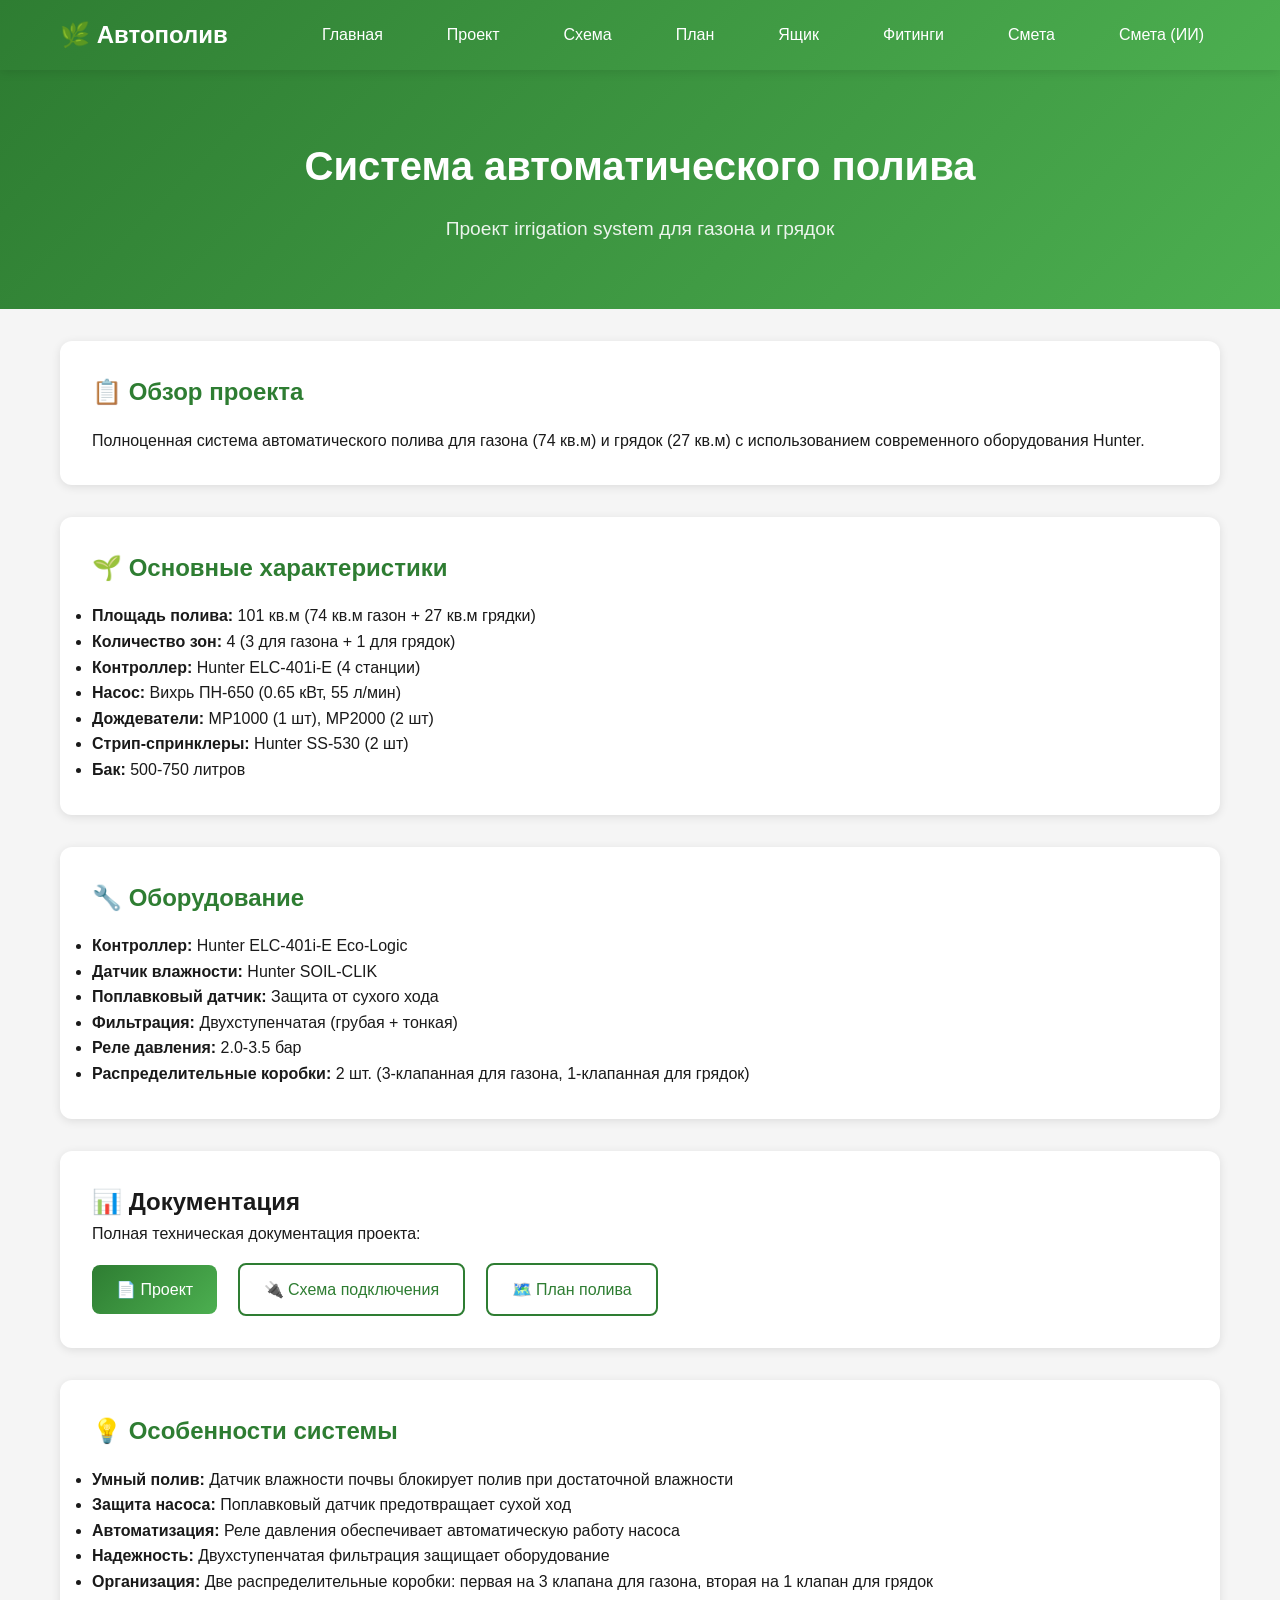
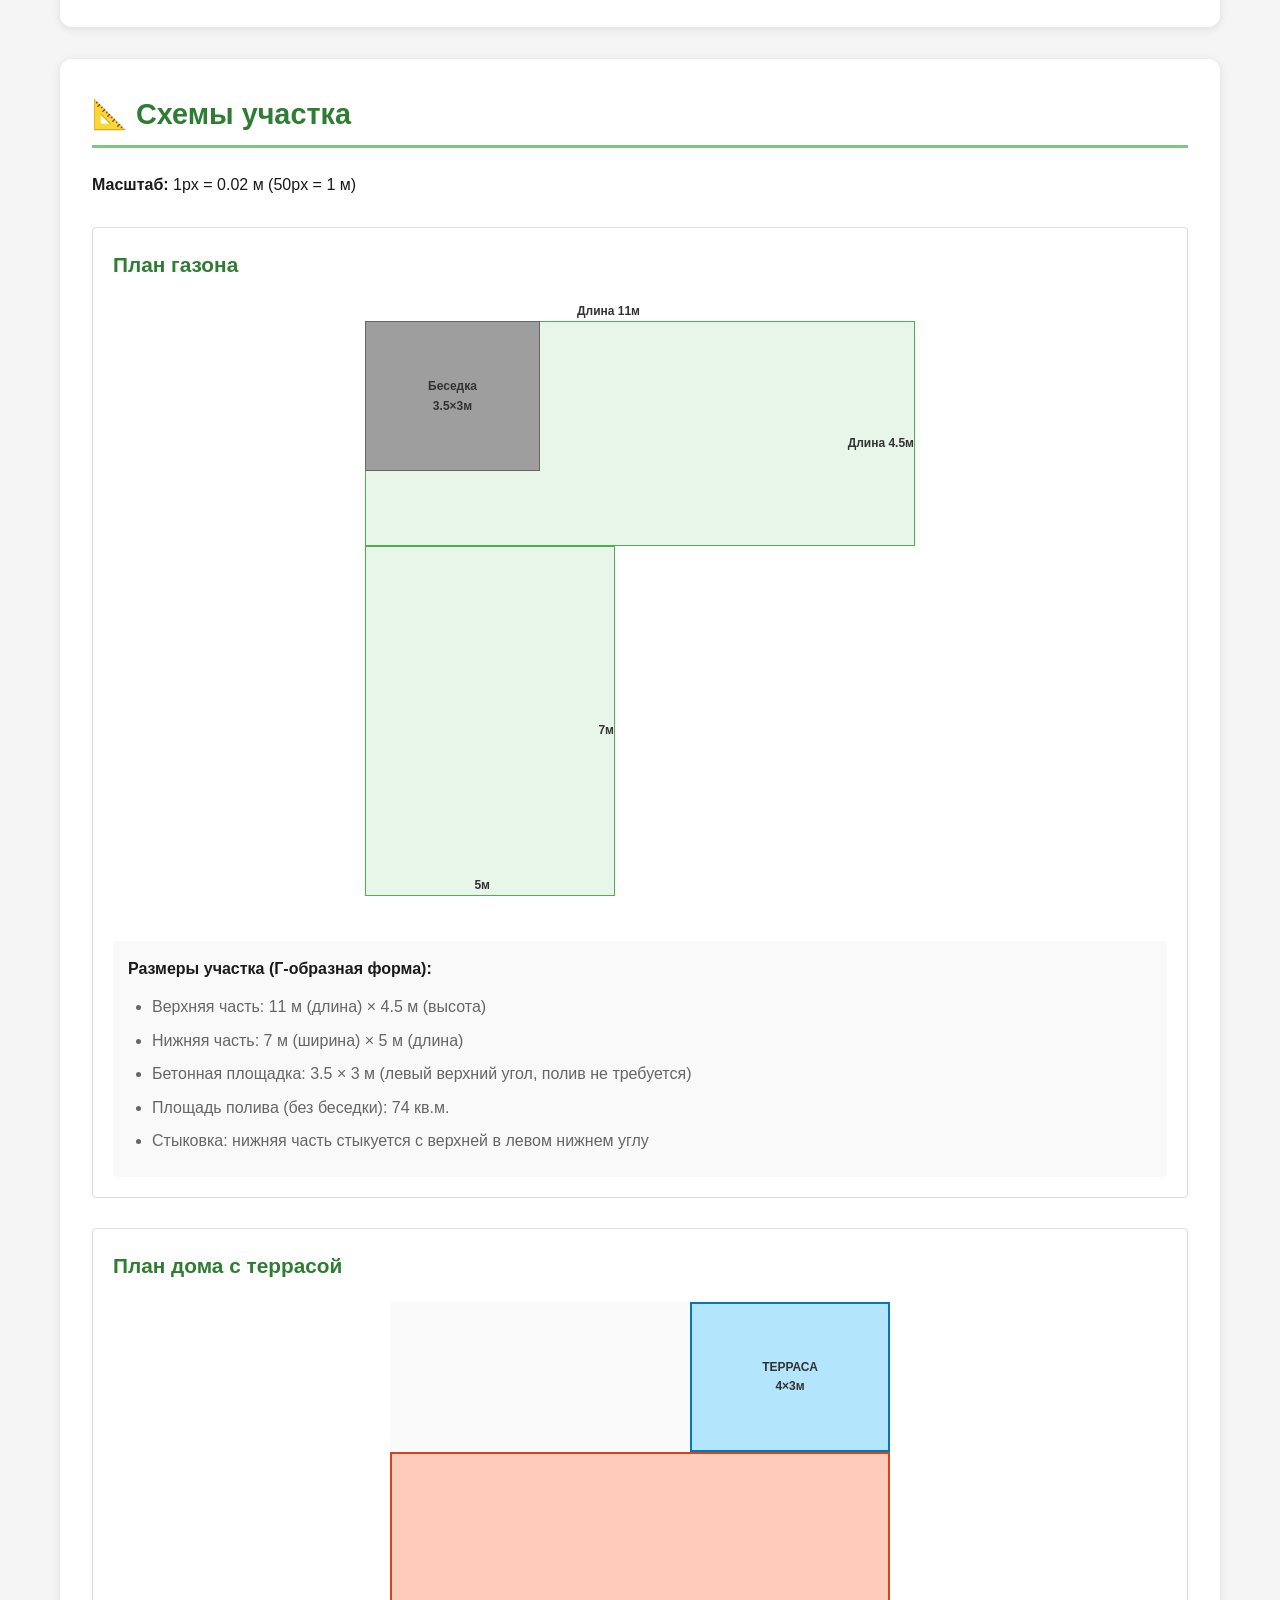
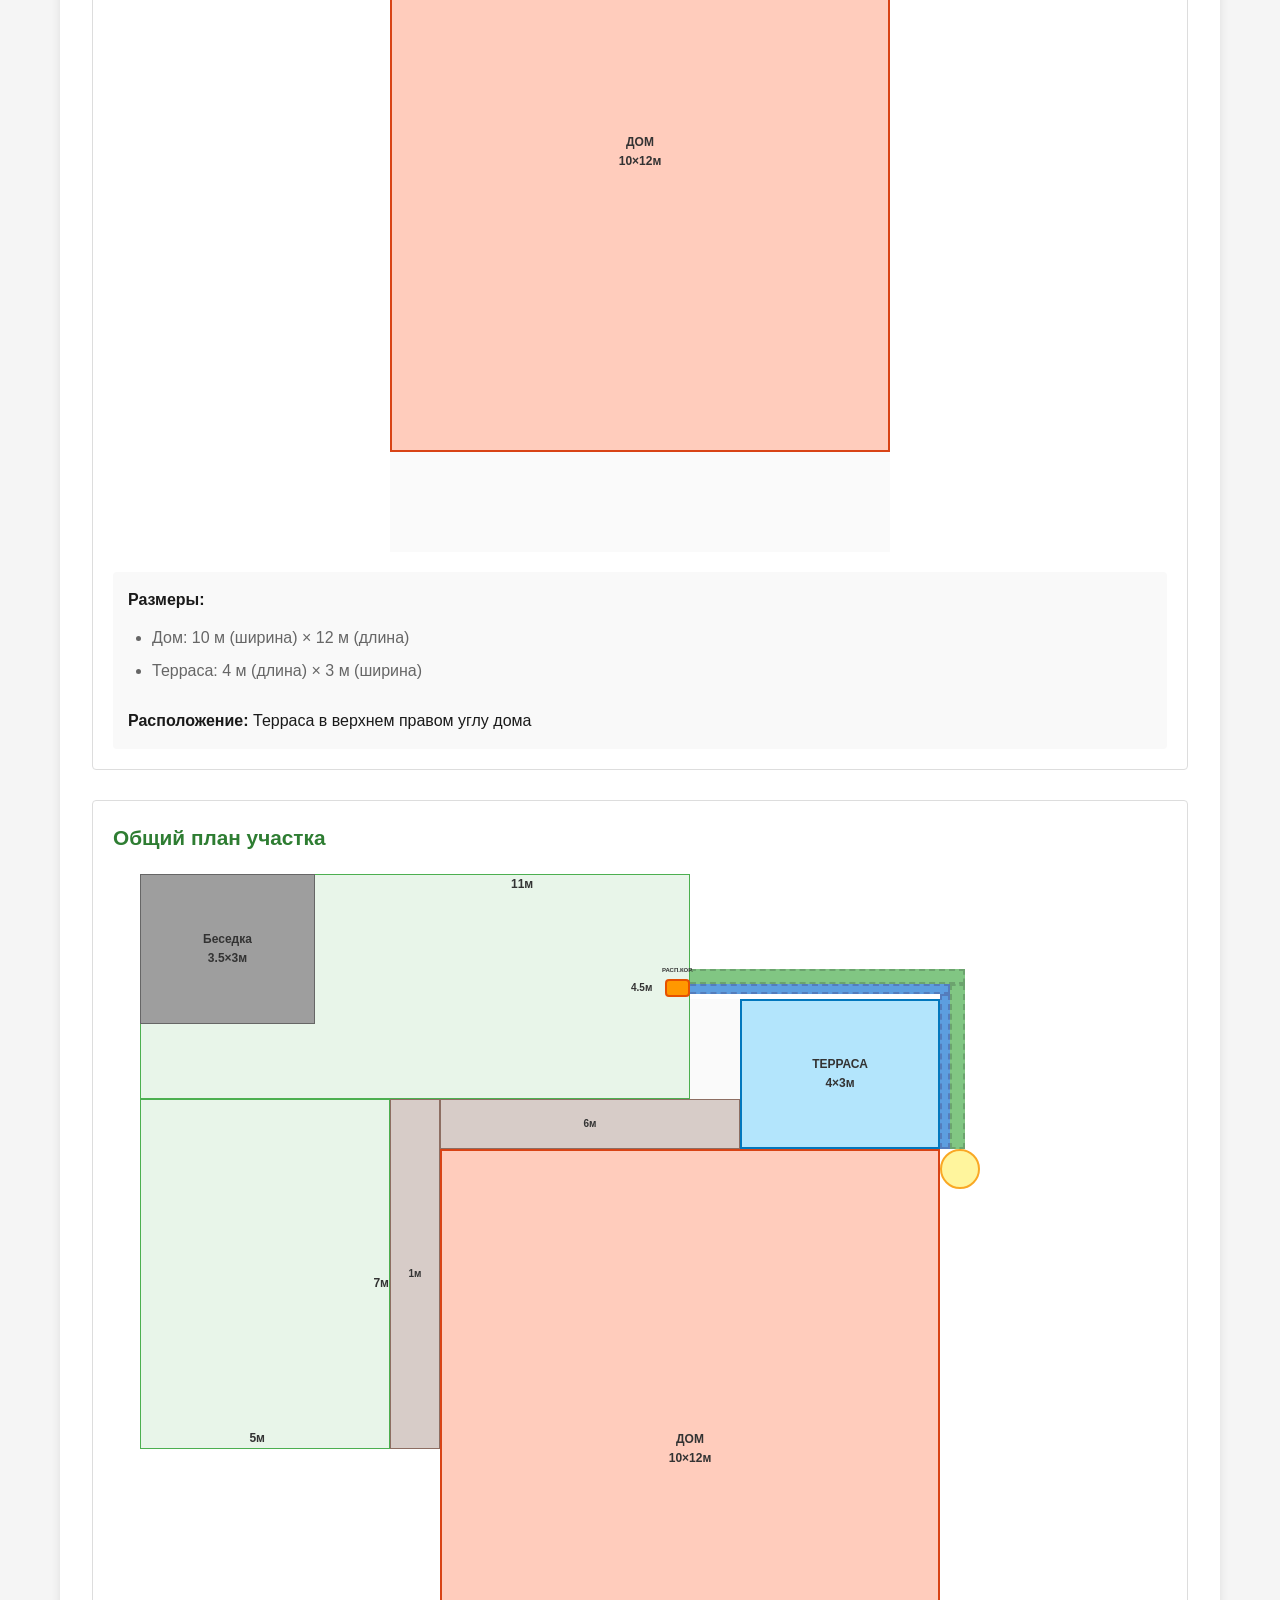
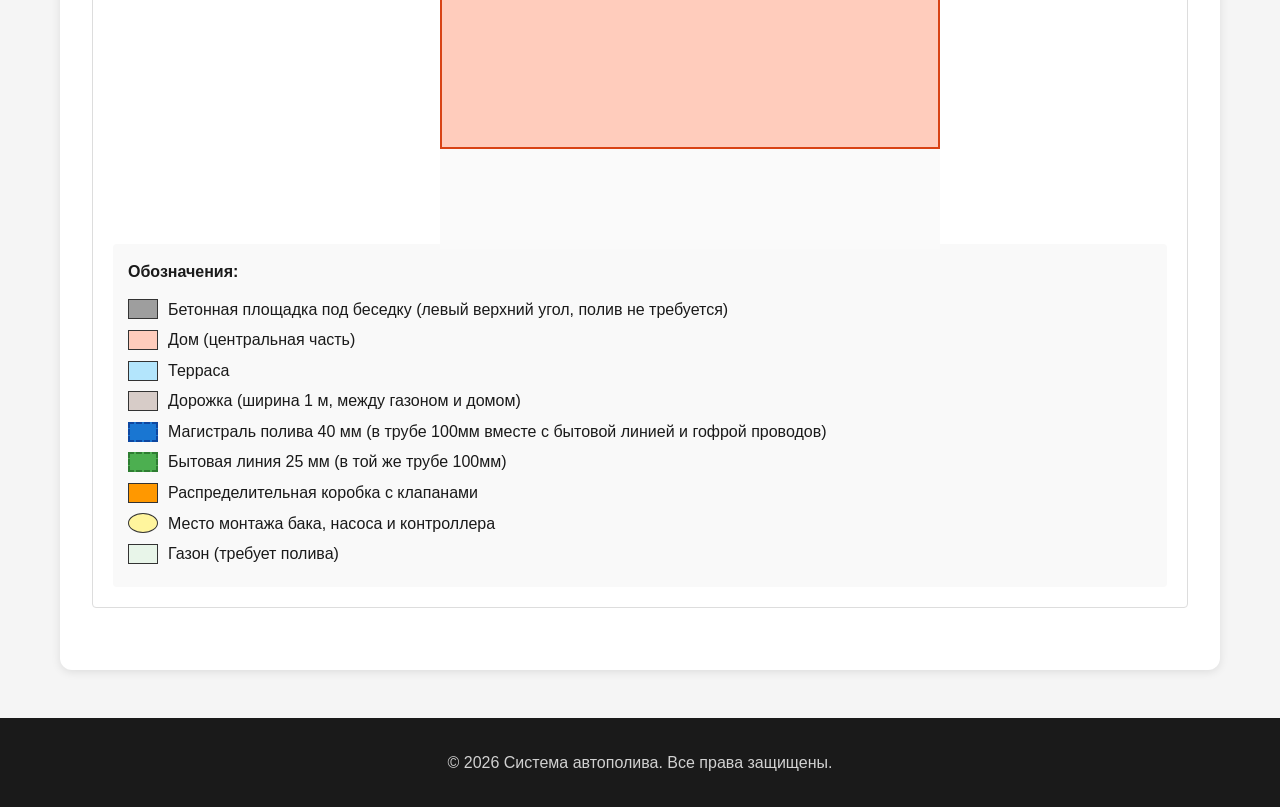
<file: index.html>
<!DOCTYPE html>
<html lang="ru">
<head>
    <meta charset="UTF-8">
    <meta name="viewport" content="width=device-width, initial-scale=1.0">
    <title>Система автополива - Проект</title>
    <link rel="stylesheet" href="styles.css">
</head>
<body>
    <nav class="nav">
        <div class="nav__container container">
            <a href="index.html" class="nav__logo">🌿 Автополив</a>
            <ul class="nav__links">
                <li><a href="index.html" class="nav__link">Главная</a></li>
                <li><a href="irrigation_project.html" class="nav__link">Проект</a></li>
                <li><a href="equipment_connection_scheme.html" class="nav__link">Схема</a></li>
                <li><a href="sprinkler_plan.html" class="nav__link">План</a></li>
                <li><a href="pump_box_design.html" class="nav__link">Ящик</a></li>
                <li><a href="pnd_fittings_specification.html" class="nav__link">Фитинги</a></li>
                <li><a href="estimate.html" class="nav__link">Смета</a></li>
                <li><a href="estimate_ai.html" class="nav__link">Смета (ИИ)</a></li>
            </ul>
        </div>
    </nav>

    <div class="hero">
        <div class="container">
            <h1 class="hero__title">Система автоматического полива</h1>
            <p class="hero__description">Проект irrigation system для газона и грядок</p>
        </div>
    </div>

    <div class="container">
        <div class="card">
            <h2 class="card__title">📋 Обзор проекта</h2>
            <p>Полноценная система автоматического полива для газона (74 кв.м) и грядок (27 кв.м) с использованием современного оборудования Hunter.</p>
        </div>

        <div class="card">
            <h2 class="card__title">🌱 Основные характеристики</h2>
            <ul>
                <li><strong>Площадь полива:</strong> 101 кв.м (74 кв.м газон + 27 кв.м грядки)</li>
                <li><strong>Количество зон:</strong> 4 (3 для газона + 1 для грядок)</li>
                <li><strong>Контроллер:</strong> Hunter ELC-401i-E (4 станции)</li>
                <li><strong>Насос:</strong> Вихрь ПН-650 (0.65 кВт, 55 л/мин)</li>
                <li><strong>Дождеватели:</strong> MP1000 (1 шт), MP2000 (2 шт)</li>
                <li><strong>Стрип-спринклеры:</strong> Hunter SS-530 (2 шт)</li>
                <li><strong>Бак:</strong> 500-750 литров</li>
            </ul>
        </div>

        <div class="card">
            <h2 class="card__title">🔧 Оборудование</h2>
            <ul>
                <li><strong>Контроллер:</strong> Hunter ELC-401i-E Eco-Logic</li>
                <li><strong>Датчик влажности:</strong> Hunter SOIL-CLIK</li>
                <li><strong>Поплавковый датчик:</strong> Защита от сухого хода</li>
                <li><strong>Фильтрация:</strong> Двухступенчатая (грубая + тонкая)</li>
                <li><strong>Реле давления:</strong> 2.0-3.5 бар</li>
                <li><strong>Распределительные коробки:</strong> 2 шт. (3-клапанная для газона, 1-клапанная для грядок)</li>
            </ul>
        </div>

        <div class="card">
            <h2>📊 Документация</h2>
            <p>Полная техническая документация проекта:</p>
            <div style="margin-top: 1rem;">
                <a href="irrigation_project.html" class="btn">📄 Проект</a>
                <a href="equipment_connection_scheme.html" class="btn btn--outline" style="margin-left: 1rem;">🔌 Схема подключения</a>
                <a href="sprinkler_plan.html" class="btn btn--outline" style="margin-left: 1rem;">🗺️ План полива</a>
            </div>
        </div>

        <div class="card">
            <h2 class="card__title">💡 Особенности системы</h2>
            <ul>
                <li><strong>Умный полив:</strong> Датчик влажности почвы блокирует полив при достаточной влажности</li>
                <li><strong>Защита насоса:</strong> Поплавковый датчик предотвращает сухой ход</li>
                <li><strong>Автоматизация:</strong> Реле давления обеспечивает автоматическую работу насоса</li>
                <li><strong>Надежность:</strong> Двухступенчатая фильтрация защищает оборудование</li>
                <li><strong>Организация:</strong> Две распределительные коробки: первая на 3 клапана для газона, вторая на 1 клапан для грядок</li>
            </ul>
        </div>

        <!-- Схемы участка -->
        <div class="section">
            <h2 class="section__title">📐 Схемы участка</h2>
            <p><strong>Масштаб:</strong> 1px = 0.02 м (50px = 1 м)</p>

            <!-- План газона -->
            <div class="site-plan">
                <h3 class="site-plan__title">План газона</h3>
                <div class="site-plan__container">
                    <div class="site-plan__plot" style="width: 550px; height: 600px; margin-top: 20px;">
                        <!-- Бетонная площадка 3.5x3 м = 175x150 px -->
                        <div class="site-plan__concrete" style="width: 175px; height: 150px; top: 0; left: 0; z-index: 2">
                            <div class="site-plan__label" style="top: 50%; left: 50%; transform: translate(-50%, -50%); z-index: 3;">Беседка<br>3.5×3м</div>
                        </div>

                        <!-- Газон - верхняя часть -->
                        <div class="site-plan__lawn" style="top: 0; left: 0; width: 550px; height: 225px; z-index: 1;">
                            <div class="site-plan__label" style="top: -20px; right: 50%; z-index: 1;">Длина 11м</div>
                            <div class="site-plan__label" style="top: 50%; right: 0; z-index: 1;">Длина 4.5м</div>
                        </div>

                        <!-- Газон - нижняя часть -->
                        <div class="site-plan__lawn" style="top: 225px; left: 0; width: 250px; height: 350px;">
                            <div class="site-plan__label" style="top: 50%; right: 0px;">7м</div>
                            <div class="site-plan__label" style="bottom: 0px; right: 50%;">5м</div>
                        </div>
                    </div>
                </div>
                <div class="site-plan__legend">
                    <h4>Размеры участка (Г-образная форма):</h4>
                    <ul>
                        <li>Верхняя часть: 11 м (длина) × 4.5 м (высота)</li>
                        <li>Нижняя часть: 7 м (ширина) × 5 м (длина)</li>
                        <li>Бетонная площадка: 3.5 × 3 м (левый верхний угол, полив не требуется)</li>
                        <li>Площадь полива (без беседки): 74 кв.м.</li>
                        <li>Стыковка: нижняя часть стыкуется с верхней в левом нижнем углу</li>
                    </ul>
                </div>
            </div>

            <!-- План дома с террасой -->
            <div class="site-plan">
                <h3 class="site-plan__title">План дома с террасой</h3>
                <div class="site-plan__container">
                    <div class="site-plan__plot" style="width: 500px; height: 850px; background: #fafafa;">
                        <!-- Дом 10x12 м = 500x600 px -->
                        <div class="site-plan__house" style="width: 500px; height: 600px; top: 150px; left: 0;">
                            <div class="site-plan__label" style="top: 50%; left: 50%; transform: translate(-50%, -50%);">ДОМ<br>10×12м</div>
                        </div>

                        <!-- Терраса 4x3 м = 200x150 px -->
                        <div class="site-plan__terrace" style="width: 200px; top: 0; right: 0; height: 150px; z-index: 2">
                            <div class="site-plan__label" style="top: 50%; left: 50%; transform: translate(-50%, -50%); z-index: 3">ТЕРРАСА<br>4×3м</div>
                        </div>
                    </div>
                </div>
                <div class="site-plan__legend">
                    <h4>Размеры:</h4>
                    <ul>
                        <li>Дом: 10 м (ширина) × 12 м (длина)</li>
                        <li>Терраса: 4 м (длина) × 3 м (ширина)</li>
                    </ul>
                    <p><strong>Расположение:</strong> Терраса в верхнем правом углу дома</p>
                </div>
            </div>

            <!-- Общий план участка -->
            <div class="site-plan">
                <h3 class="site-plan__title">Общий план участка</h3>
                <div class="site-plan__container">
                    <div class="site-plan__plot" style="width: 1000px; height: 950px; position: relative">
                        <!-- ГАЗОН -->
                        <!-- Бетонная площадка -->
                        <div class="site-plan__concrete" style="width: 175px; height: 150px; top: 0; left: 0; z-index: 2">
                            <div class="site-plan__label" style="top: 50%; left: 50%; transform: translate(-50%, -50%); z-index: 3;">Беседка<br>3.5×3м</div>
                        </div>

                        <!-- Газон - верхняя часть -->
                        <div class="site-plan__lawn" style="top: 0; left: 0; width: 550px; height: 225px; z-index: 1;">
                            <div class="site-plan__label" style="top: 0px; left: 370px;">11м</div>
                            <div class="site-plan__label" style="top: 105px; left: 490px; font-size: 10px;">4.5м</div>
                        </div>

                        <!-- Газон - нижняя часть -->
                        <div class="site-plan__lawn" style="top: 225px; left: 0; width: 250px; height: 350px;">
                            <div class="site-plan__label" style="top: 50%; right: 0px;">7м</div>
                            <div class="site-plan__label" style="bottom: 0px; right: 50%;">5м</div>
                        </div>

                        <!-- ДОМ И ТЕРРАСА -->
                        <div class="site-plan__plot" style="width: 500px; height: 850px; left: 300px; top: 125px; background: #fafafa;">
                            <div class="site-plan__house" style="width: 500px; height: 600px; top: 150px; left: 0;">
                                <div class="site-plan__label" style="top: 50%; left: 50%; transform: translate(-50%, -50%);">ДОМ<br>10×12м</div>
                            </div>

                            <div class="site-plan__terrace" style="width: 200px; height: 150px; top: 0; right: 0; z-index: 2">
                                <div class="site-plan__label" style="top: 50%; left: 50%; transform: translate(-50%, -50%); z-index: 3">ТЕРРАСА<br>4×3м</div>
                            </div>
                        </div>

                        <!-- ДОРОЖКА -->
                        <div class="site-plan__walkway" style="width: 50px; height: 350px; top: 225px; left: 250px; z-index: 1;">
                            <div class="site-plan__label" style="top: 50%; left: 50%; transform: translate(-50%, -50%); font-size: 10px;">1м</div>
                        </div>
                        <div class="site-plan__walkway" style="width: 300px; height: 50px; top: 225px; left: 300px; z-index: 1;">
                            <div class="site-plan__label" style="top: 50%; left: 50%; transform: translate(-50%, -50%); font-size: 10px;">6м</div>
                        </div>

                        <!-- Место монтажа бака -->
                        <div class="site-plan__pump" style="width: 40px; height: 40px; top: 275px; left: 800px;">
                            <div class="site-plan__label" style="top: 55px; left: 830px; font-size: 10px;">БАК<br>НАСОС<br>КОНТР.</div>
                        </div>

                        <!-- МАГИСТРАЛЬ -->
                        <div class="site-plan__pipeline" style="width: 10px; height: 155px; top: 120px; left: 800px;"></div>
                        <div class="site-plan__pipeline" style="width: 270px; height: 10px; top: 110px; left: 540px;"></div>

                        <!-- Распределительная коробка -->
                        <div class="site-plan__distribution" style="width: 25px; height: 18.5px; top: 105px; left: 525px; z-index: 5;">
                            <div class="site-plan__label" style="top: -15px; left: 50%; transform: translateX(-50%); font-size: 6px;">РАСП.КОР.</div>
                        </div>

                        <!-- БЫТОВАЯ ЛИНИЯ 25 мм (вместе с поливной магистралью в трубе 100мм) -->
                        <div class="site-plan__pipeline" style="width: 15px; height: 165px; top: 110px; left: 810px; background: #4caf50; border: 2px dashed #2e7d32;"></div>
                        <div class="site-plan__pipeline" style="width: 285px; height: 15px; top: 95px; left: 540px; background: #4caf50; border: 2px dashed #2e7d32;"></div>
                    </div>
                </div>
                <div class="site-plan__legend">
                    <h4>Обозначения:</h4>
                    <div class="site-plan__legend-item">
                        <div class="site-plan__legend-color" style="background: #9e9e9e;"></div>
                        <span>Бетонная площадка под беседку (левый верхний угол, полив не требуется)</span>
                    </div>
                    <div class="site-plan__legend-item">
                        <div class="site-plan__legend-color" style="background: #ffccbc;"></div>
                        <span>Дом (центральная часть)</span>
                    </div>
                    <div class="site-plan__legend-item">
                        <div class="site-plan__legend-color" style="background: #b3e5fc;"></div>
                        <span>Терраса</span>
                    </div>
                    <div class="site-plan__legend-item">
                        <div class="site-plan__legend-color" style="background: #d7ccc8;"></div>
                        <span>Дорожка (ширина 1 м, между газоном и домом)</span>
                    </div>
                    <div class="site-plan__legend-item">
                        <div class="site-plan__legend-color" style="background: #1976d2; border: 2px dashed #0d47a1;"></div>
                        <span>Магистраль полива 40 мм (в трубе 100мм вместе с бытовой линией и гофрой проводов)</span>
                    </div>
                    <div class="site-plan__legend-item">
                        <div class="site-plan__legend-color" style="background: #4caf50; border: 2px dashed #2e7d32;"></div>
                        <span>Бытовая линия 25 мм (в той же трубе 100мм)</span>
                    </div>
                    <div class="site-plan__legend-item">
                        <div class="site-plan__legend-color" style="background: #ff9800;"></div>
                        <span>Распределительная коробка с клапанами</span>
                    </div>
                    <div class="site-plan__legend-item">
                        <div class="site-plan__legend-color" style="background: #fff59d; border-radius: 50%;"></div>
                        <span>Место монтажа бака, насоса и контроллера</span>
                    </div>
                    <div class="site-plan__legend-item">
                        <div class="site-plan__legend-color" style="background: #e8f5e9;"></div>
                        <span>Газон (требует полива)</span>
                    </div>
                </div>
            </div>
        </div>
    </div>

    <footer class="footer">
        <div class="container">
            <p class="footer__text">© 2026 Система автополива. Все права защищены.</p>
        </div>
    </footer>
</body>
</html>
</file>
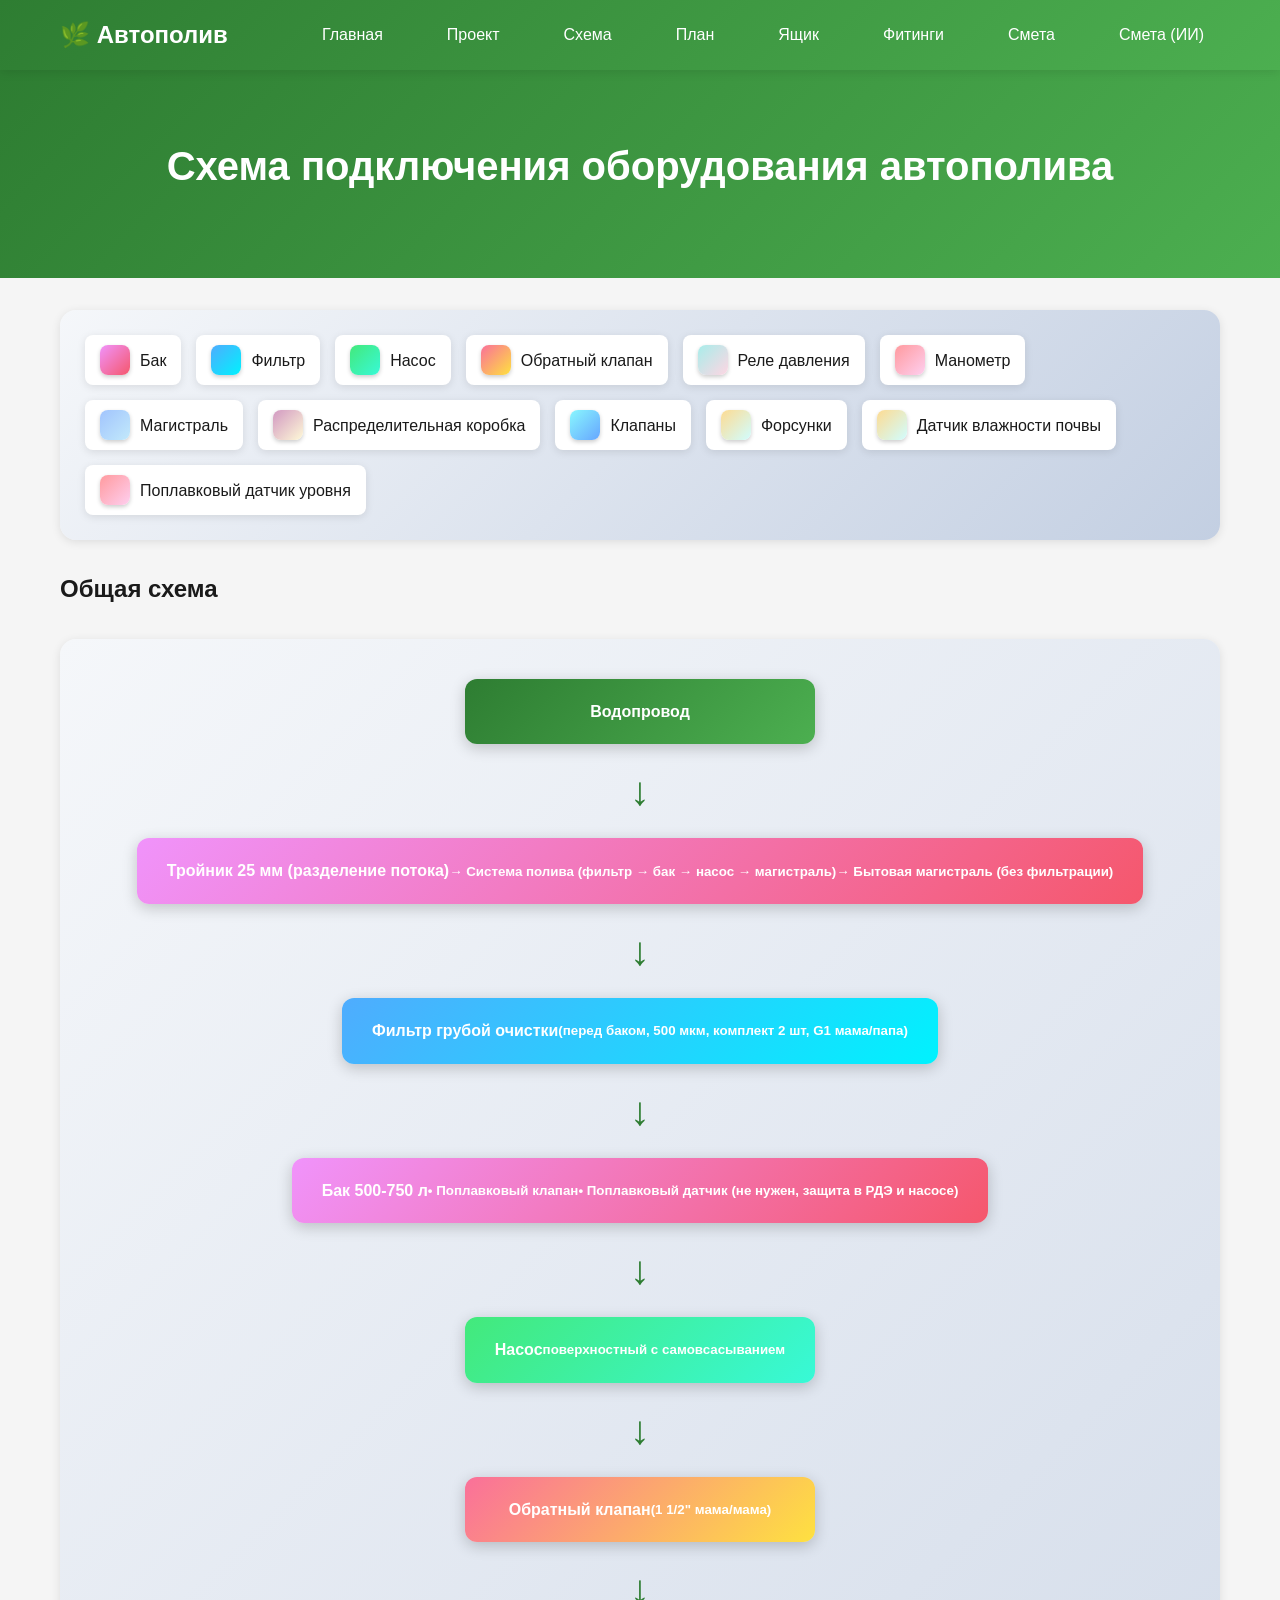
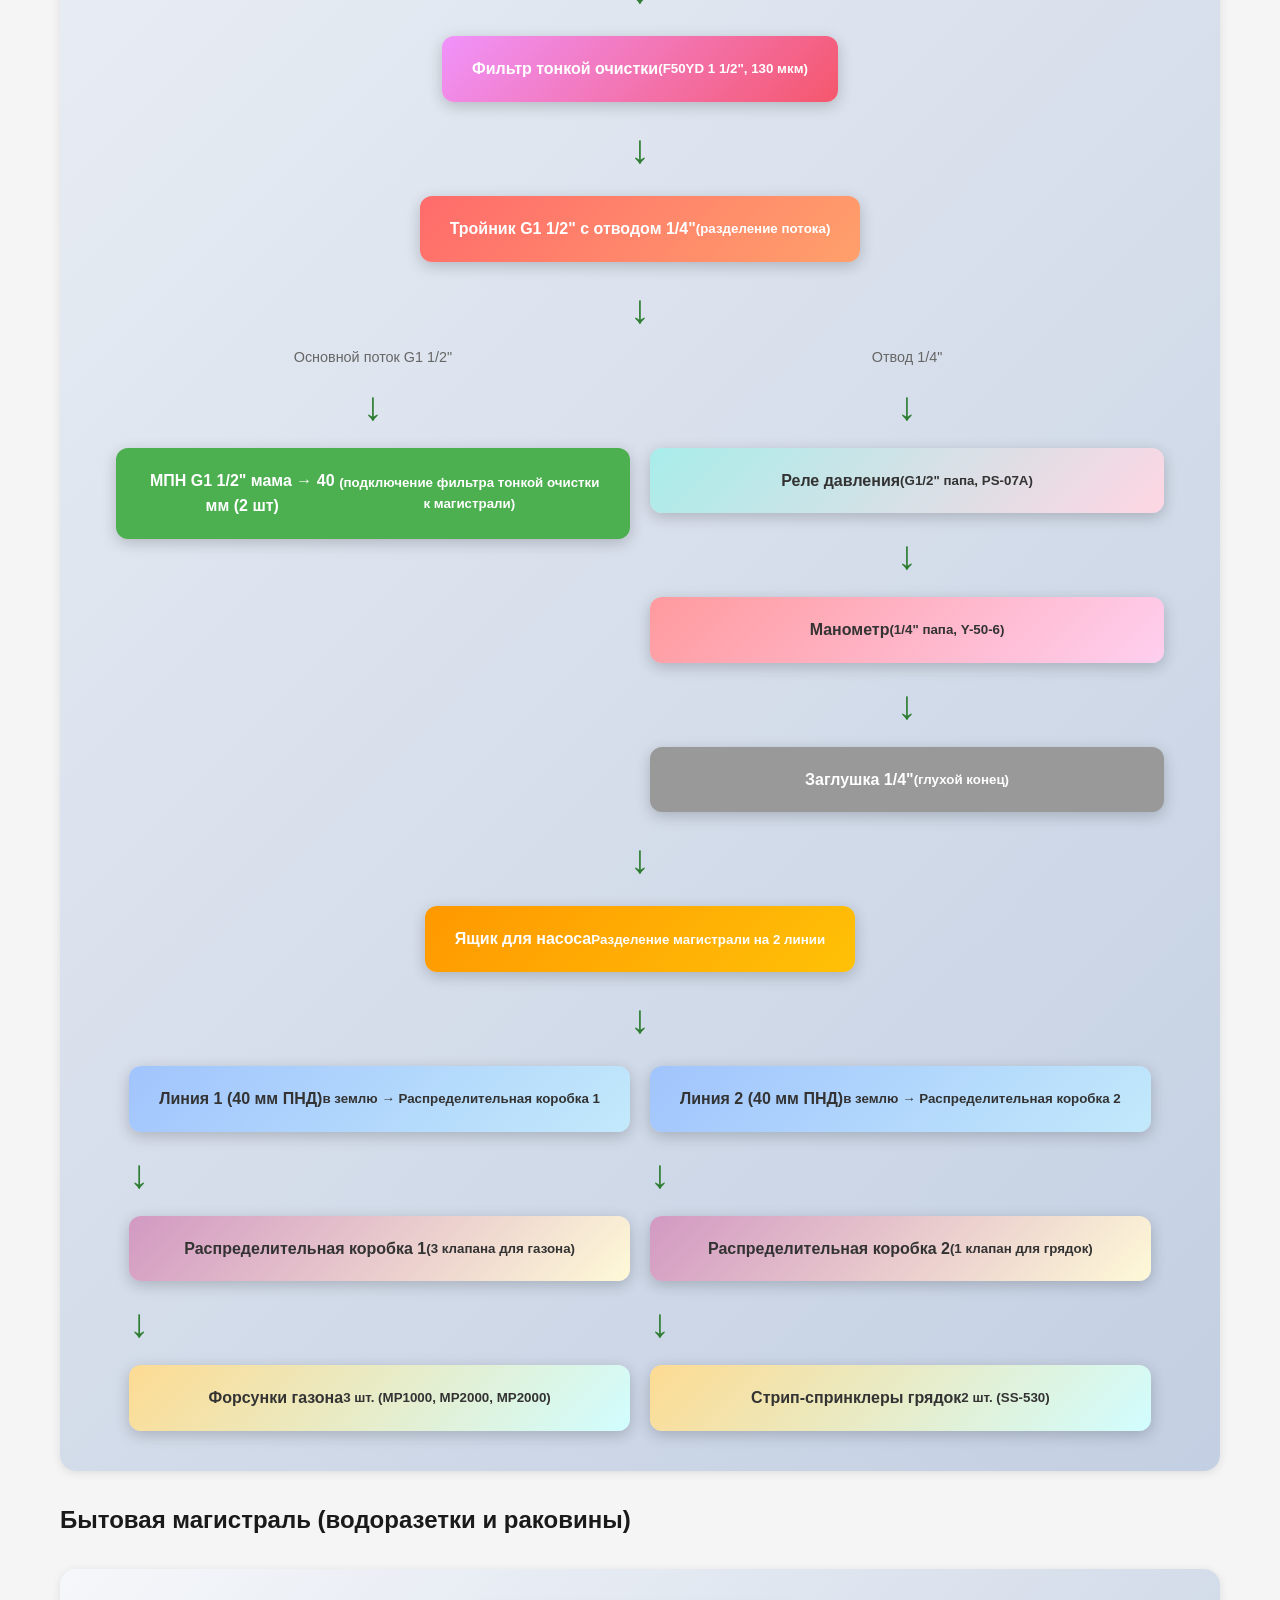
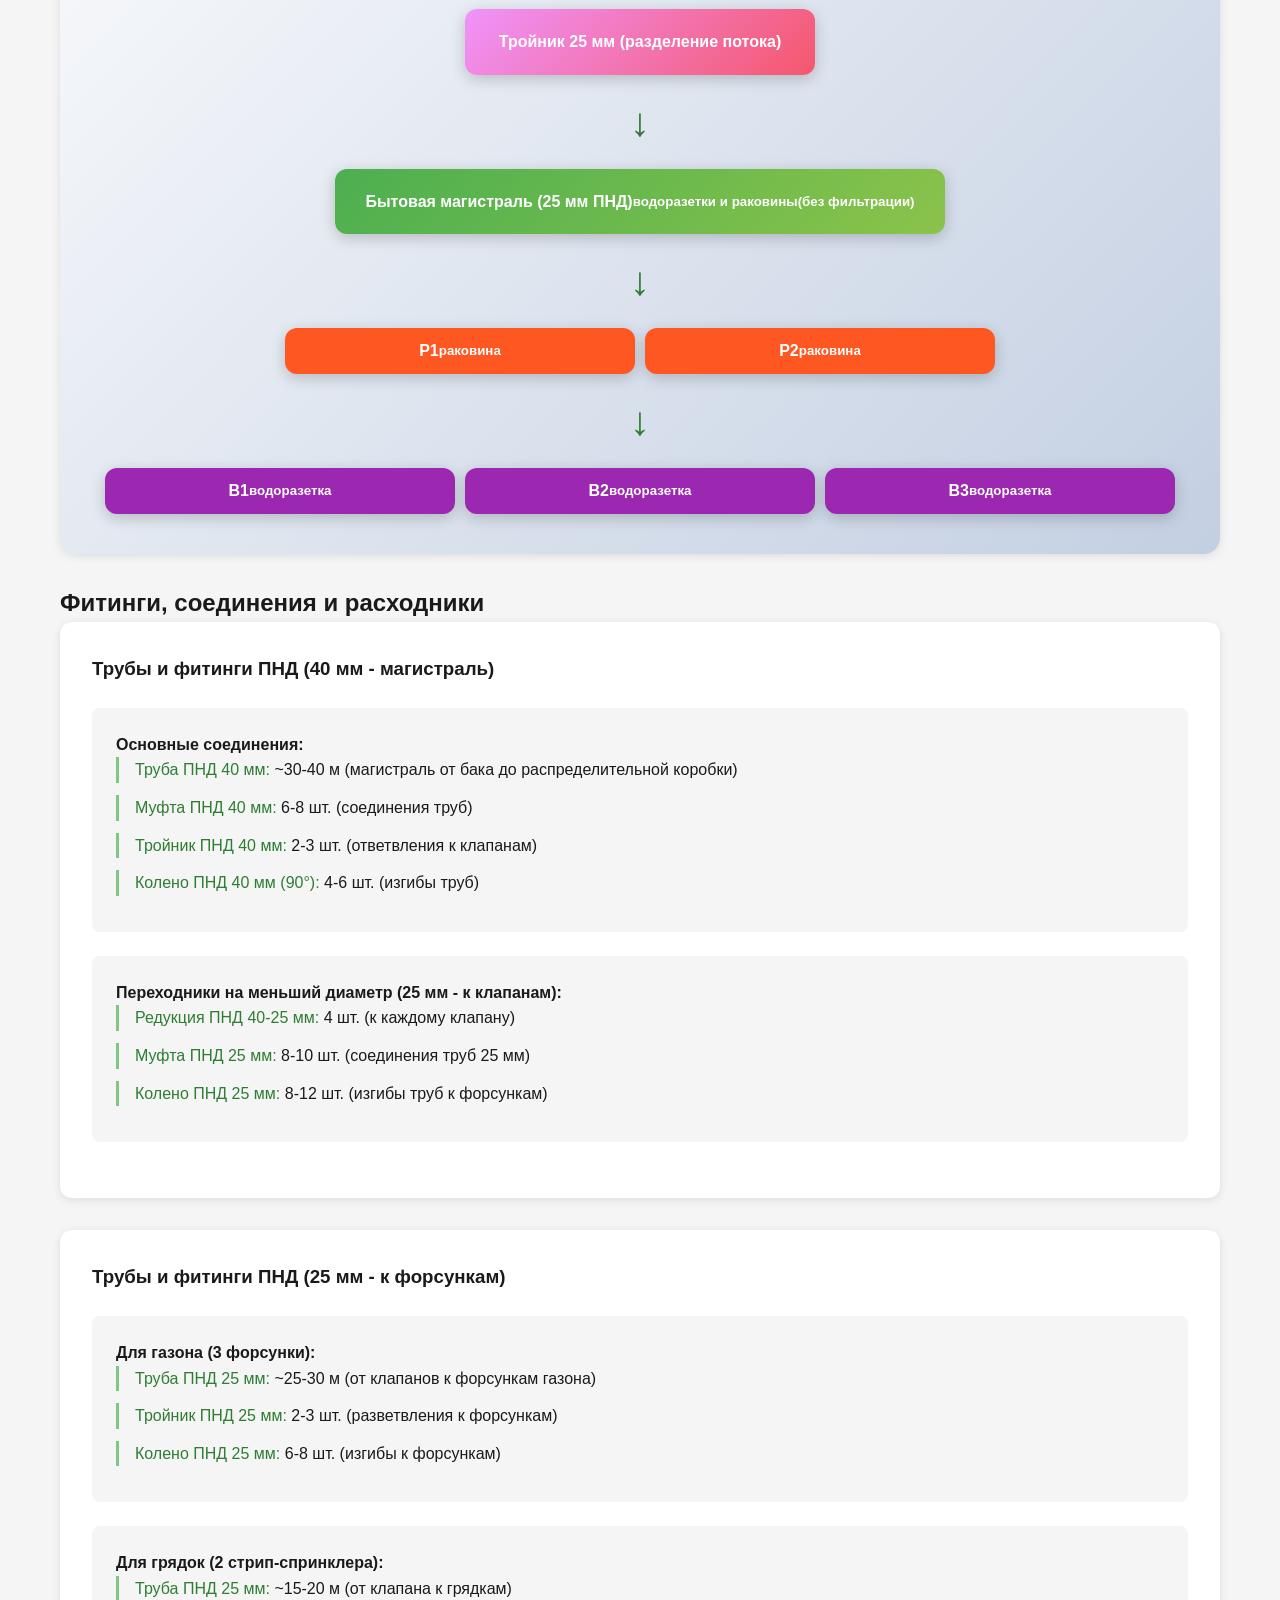
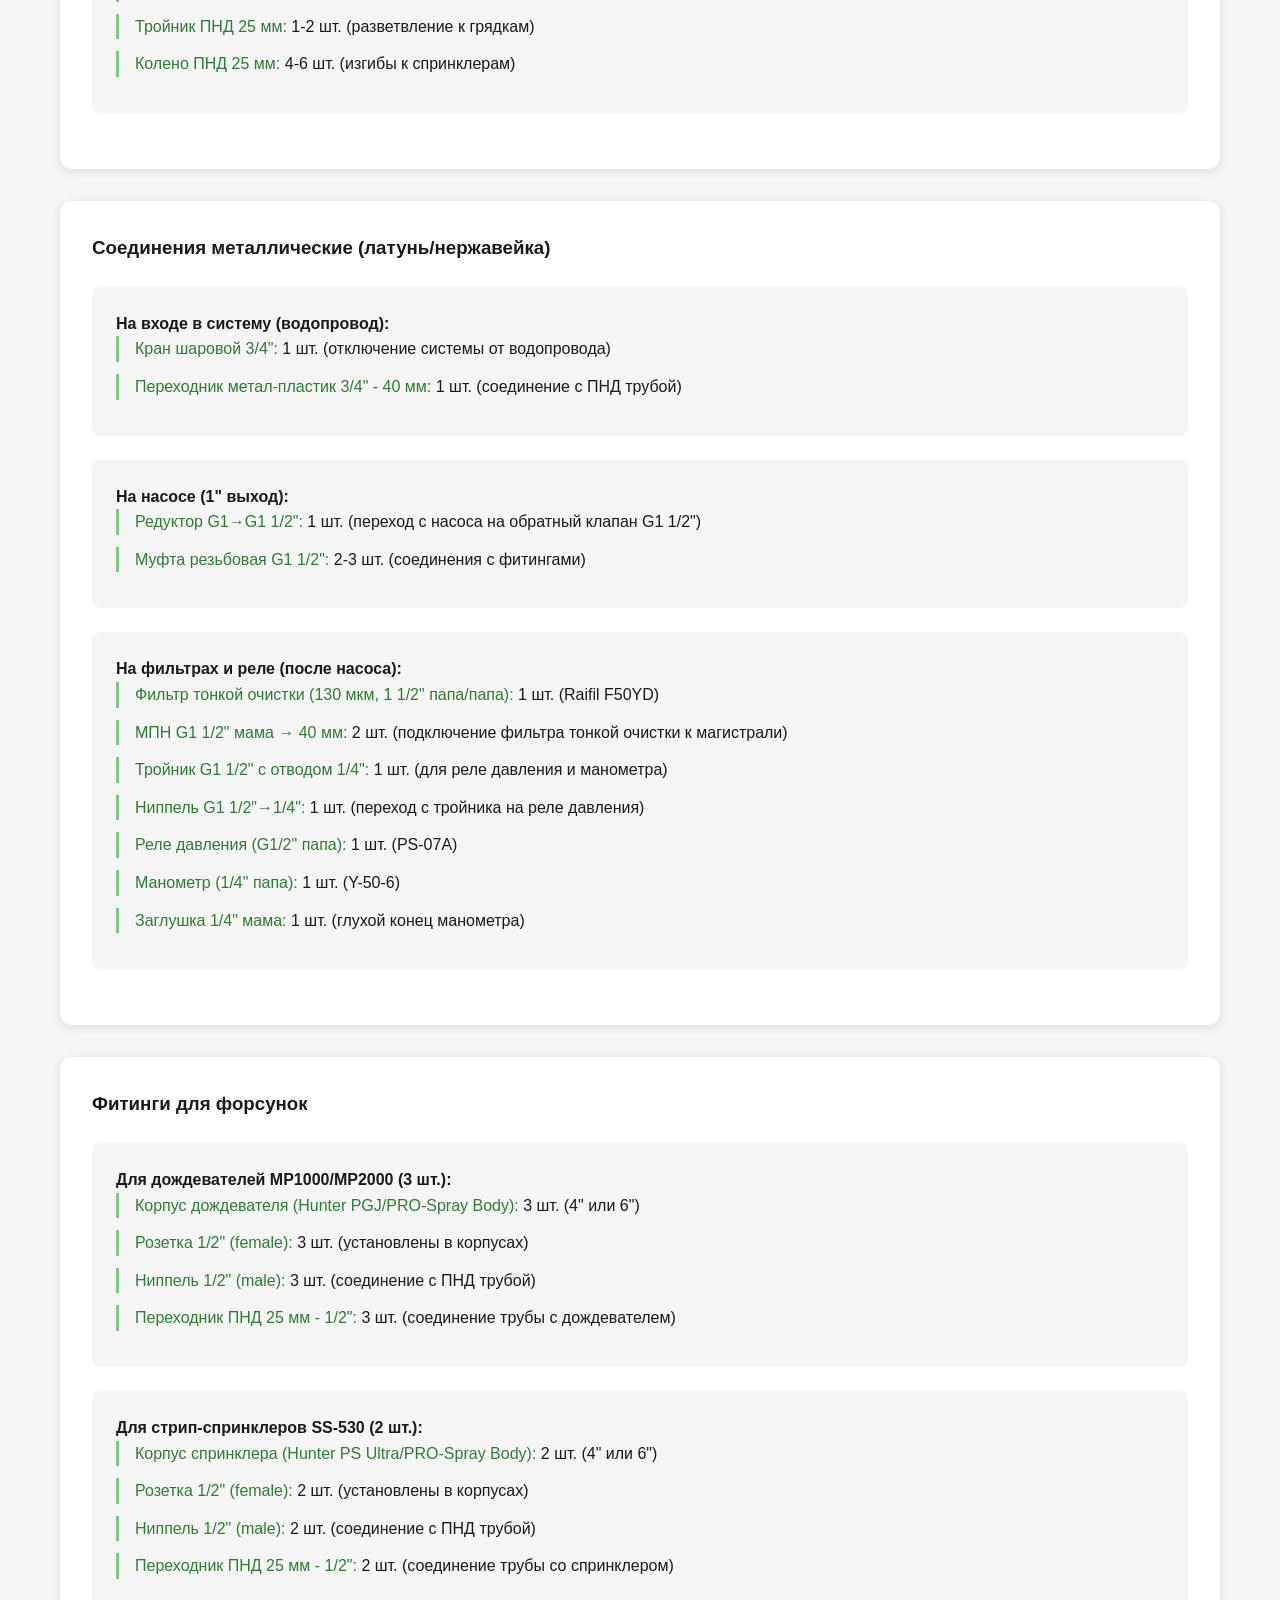
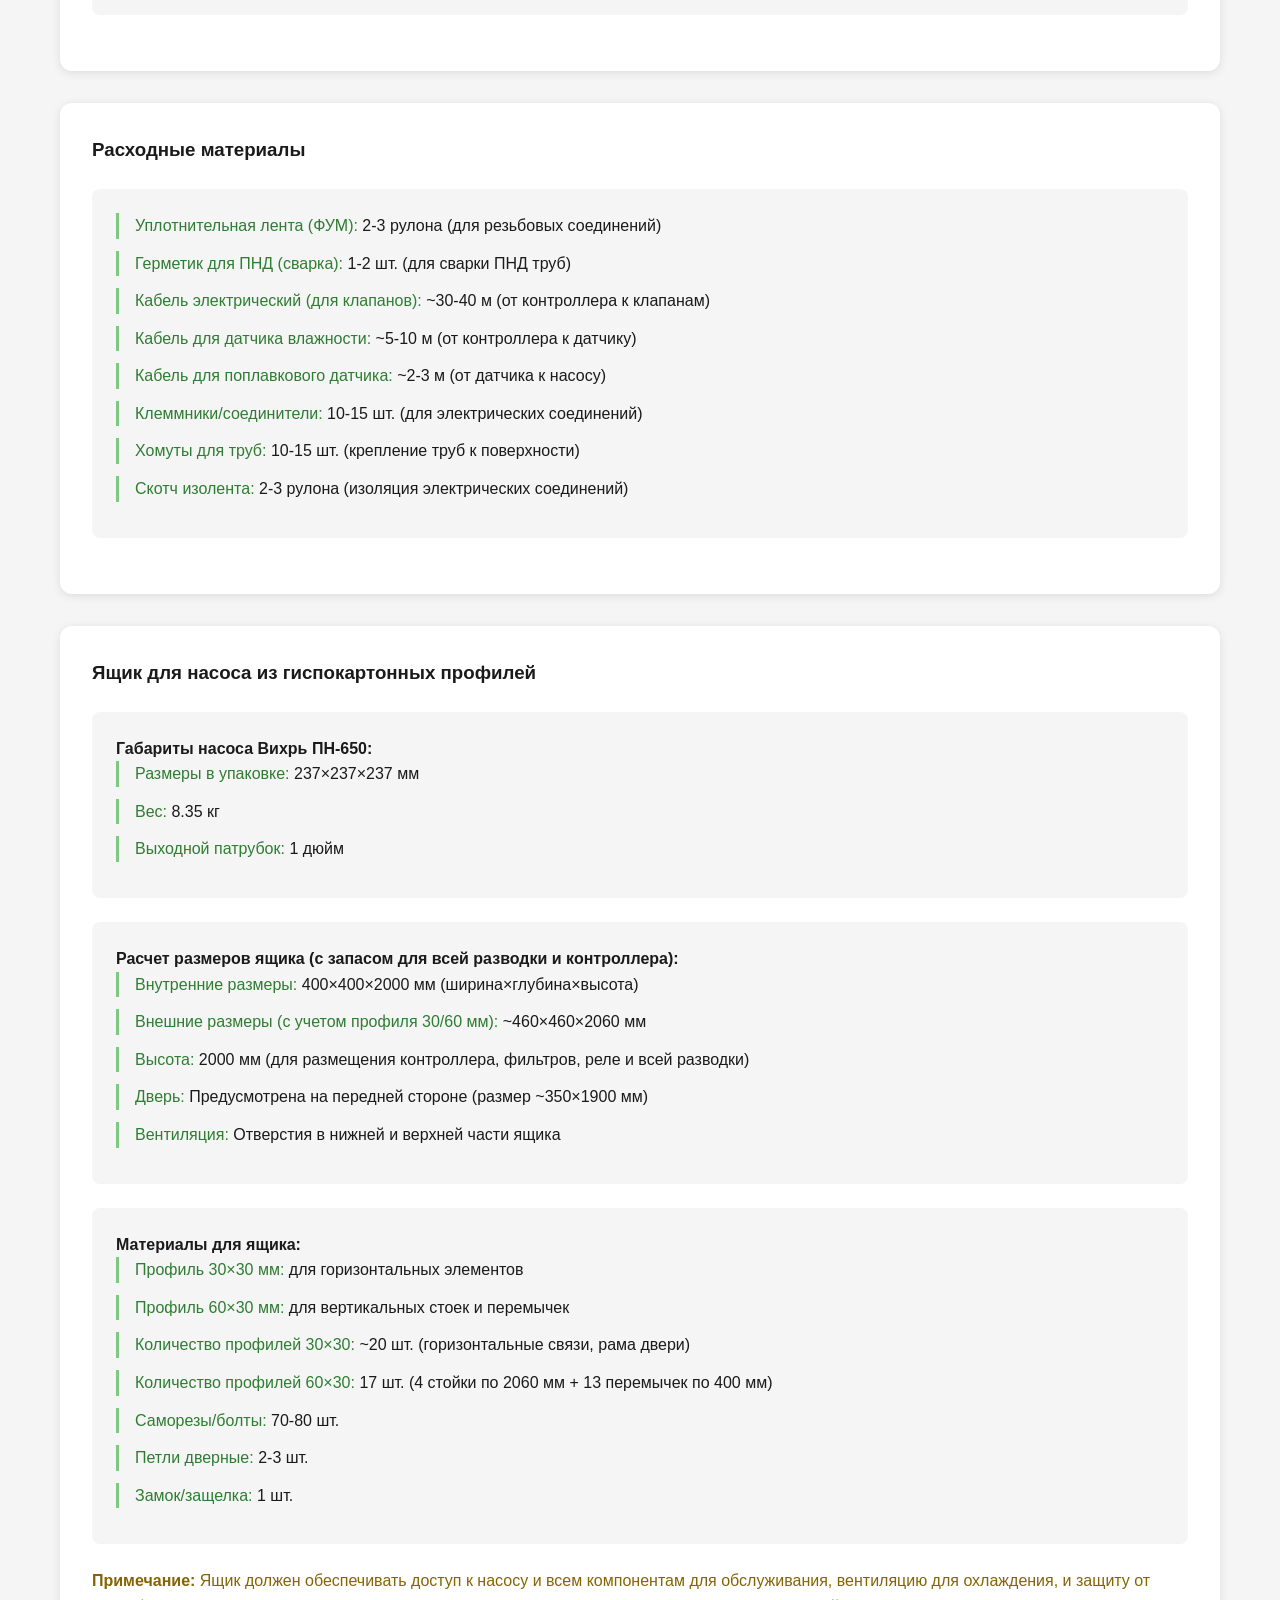
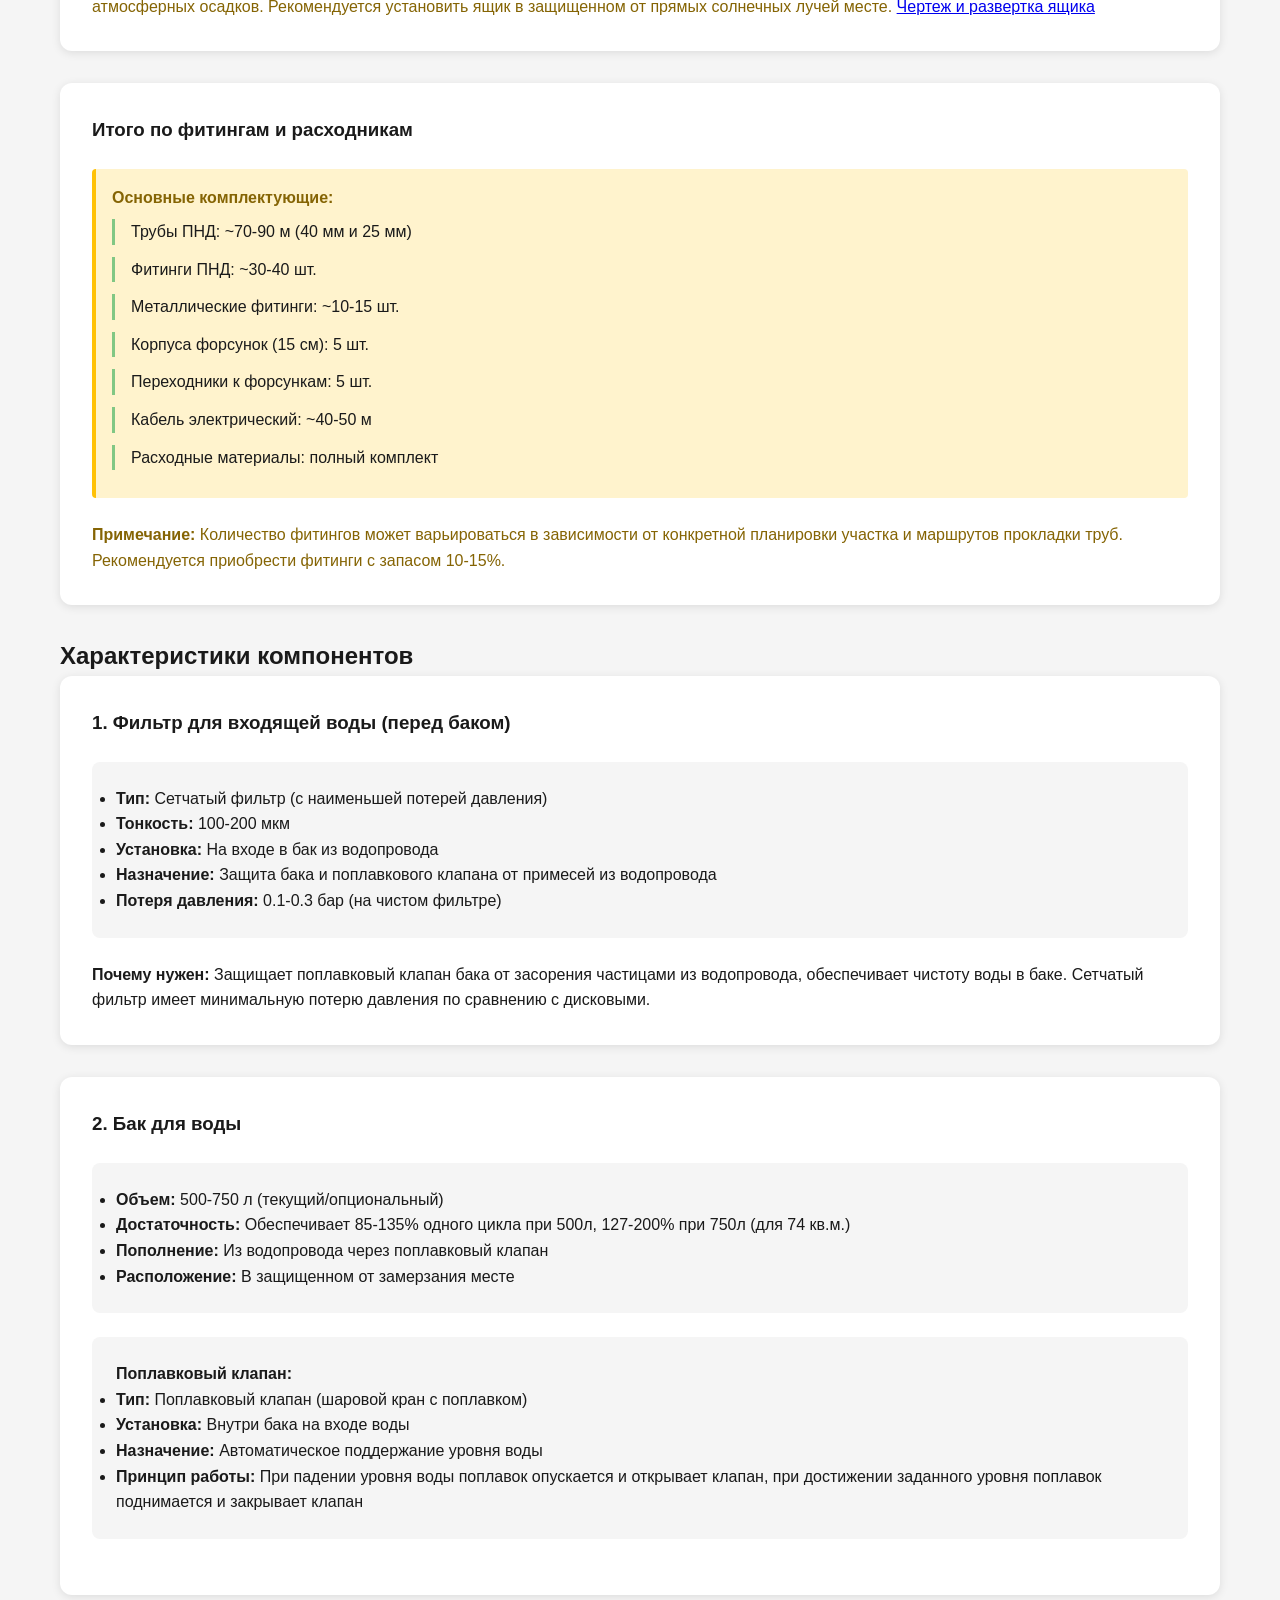
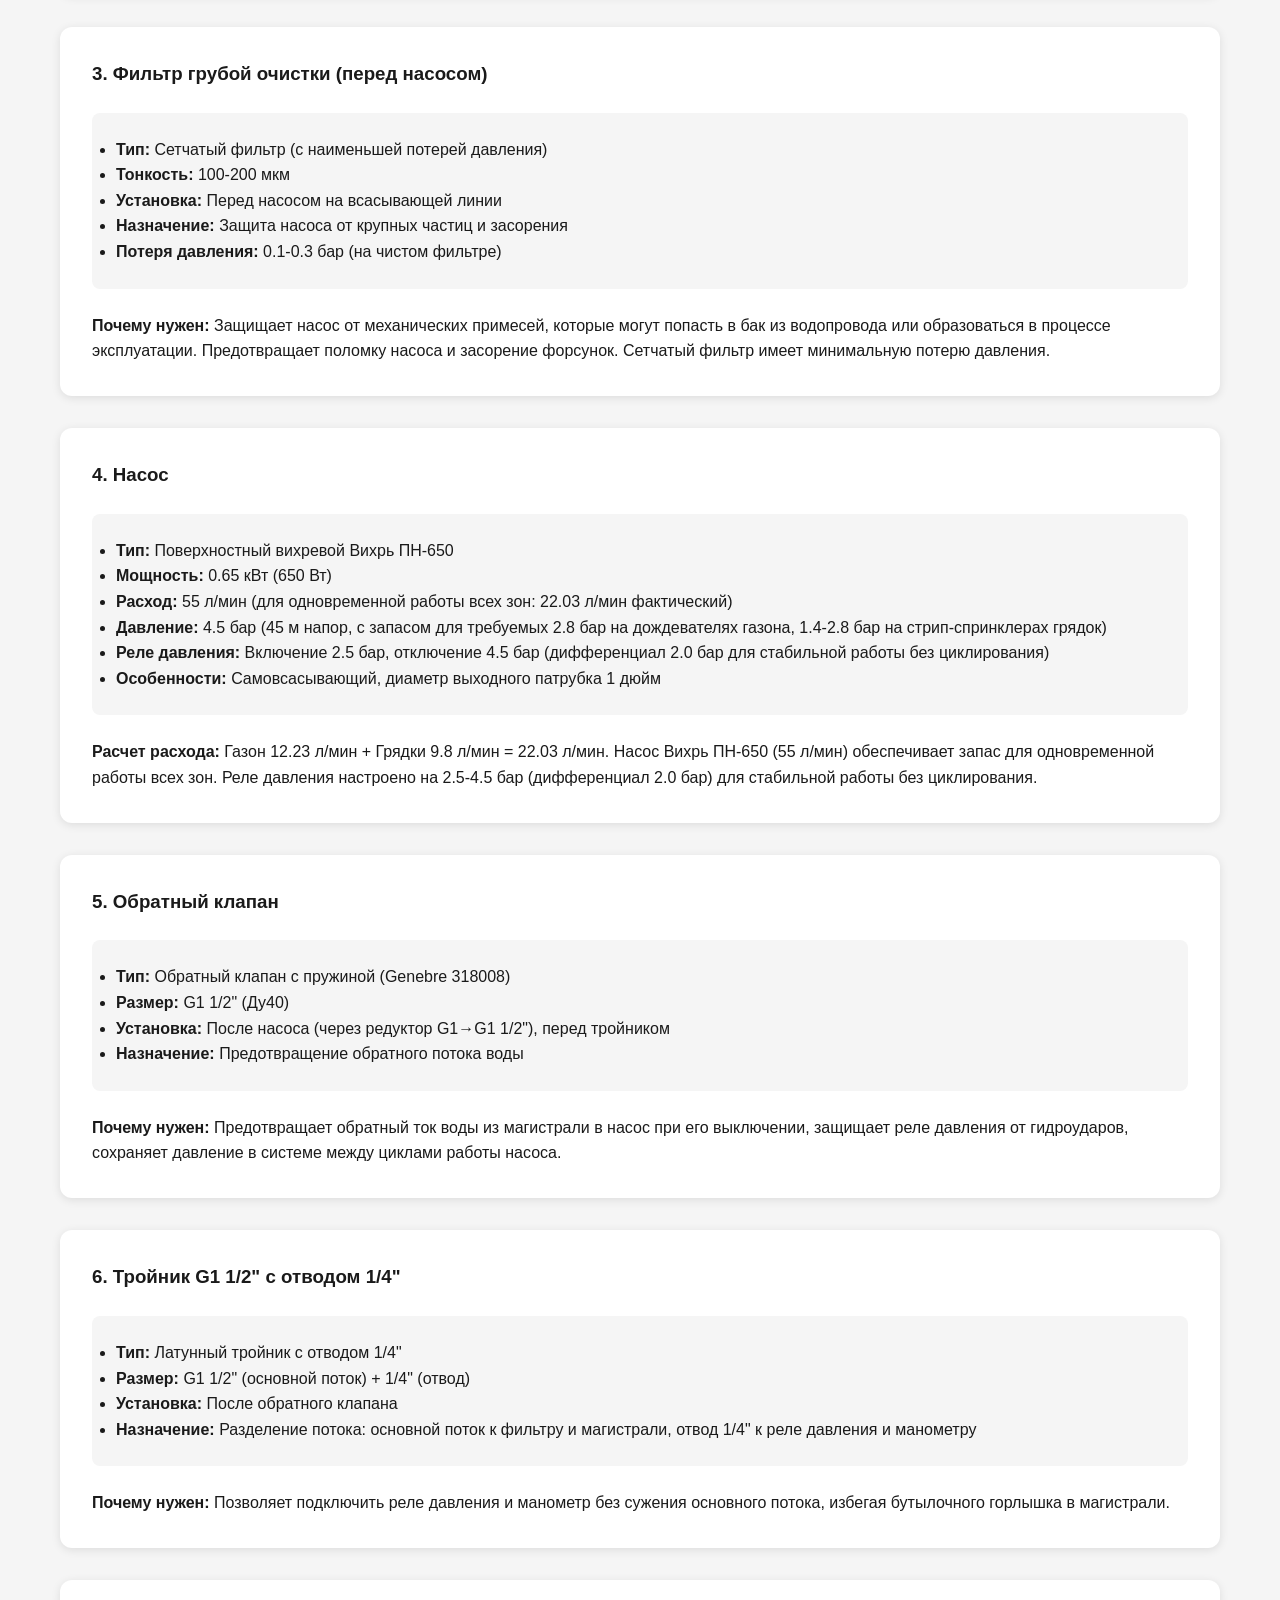
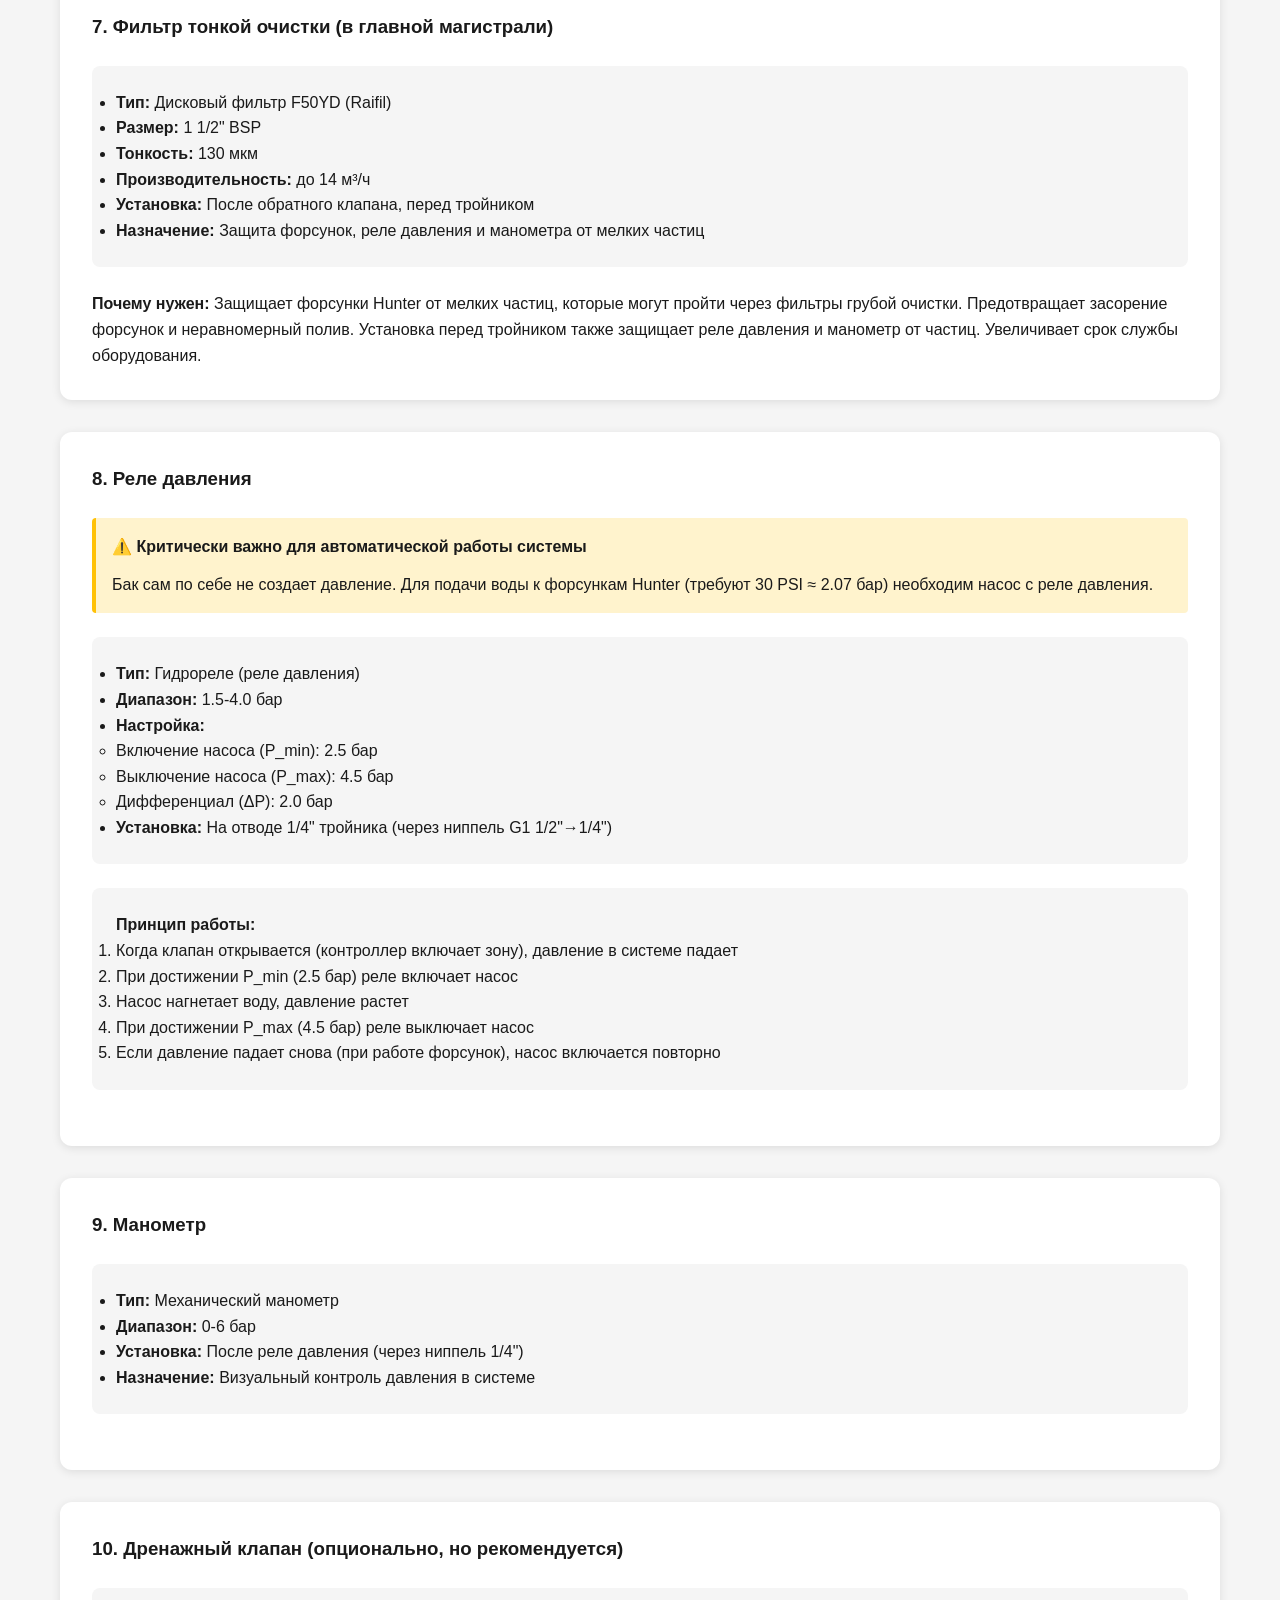
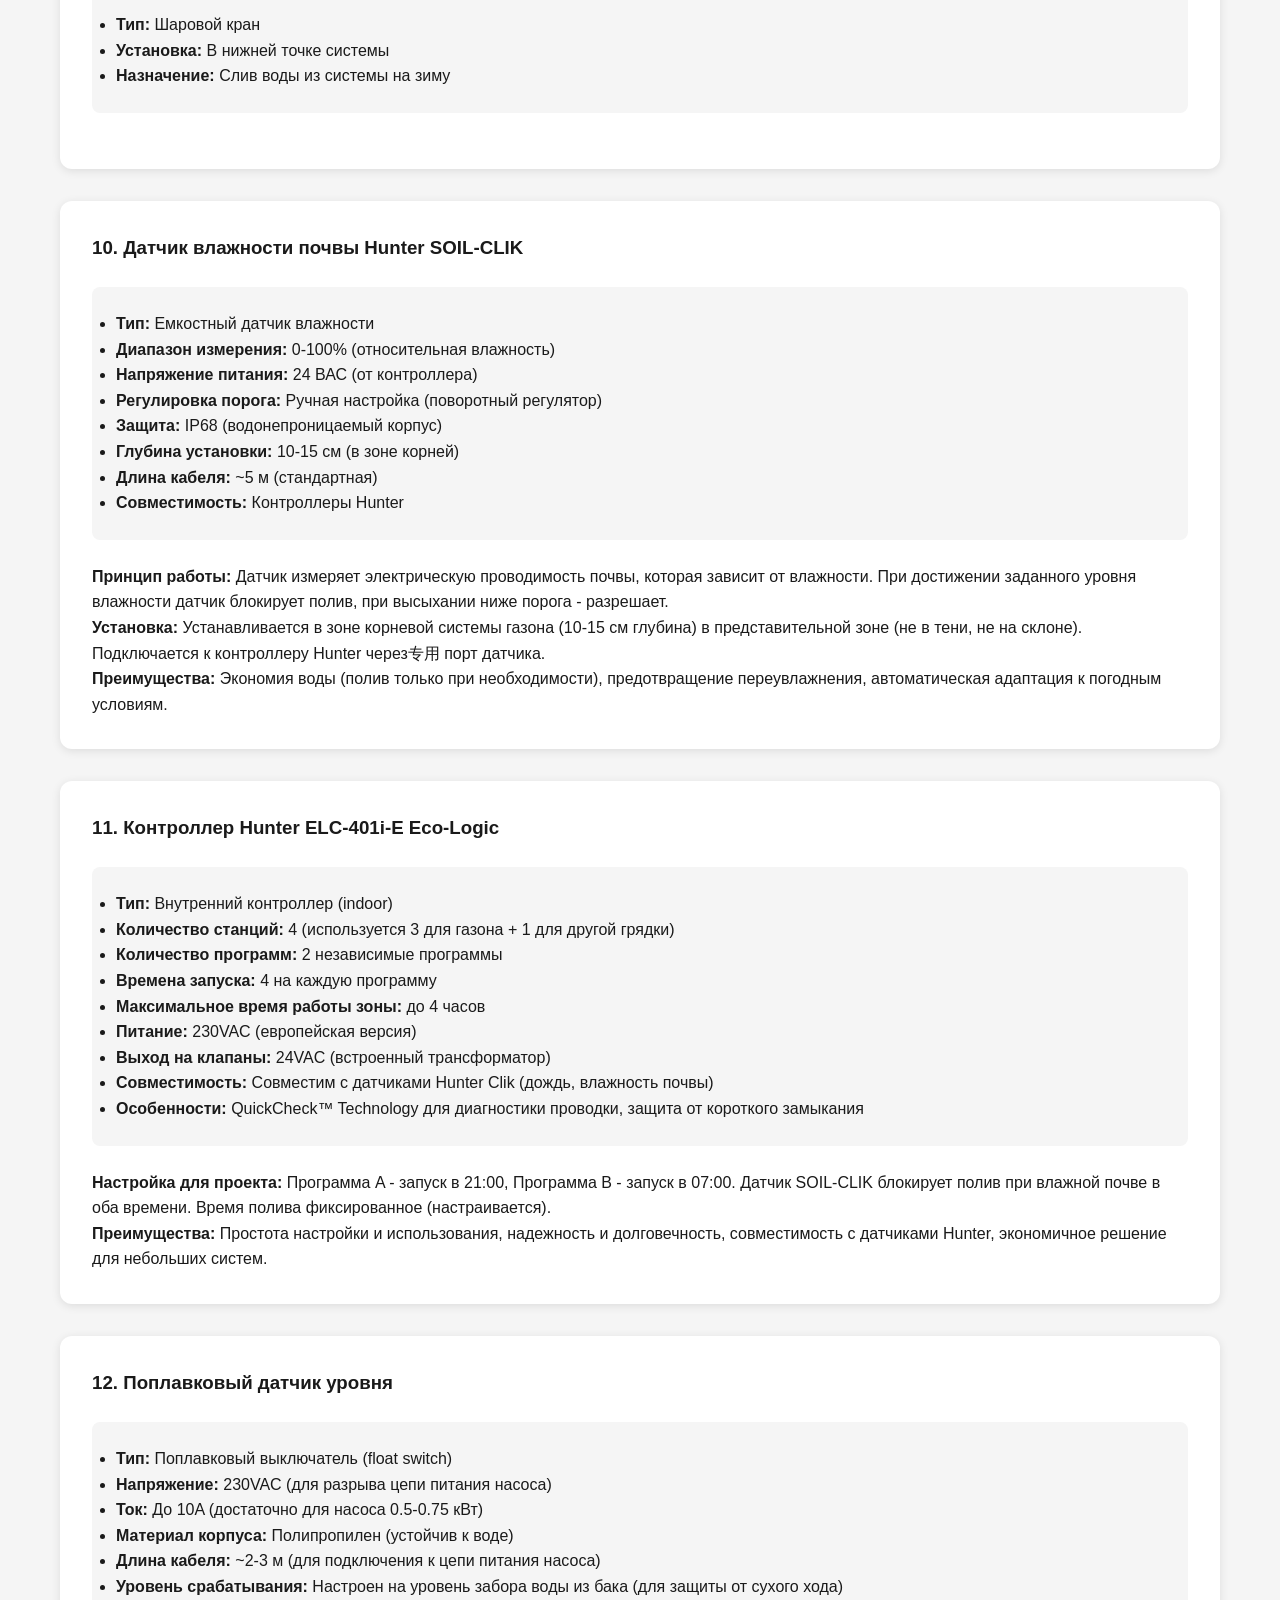
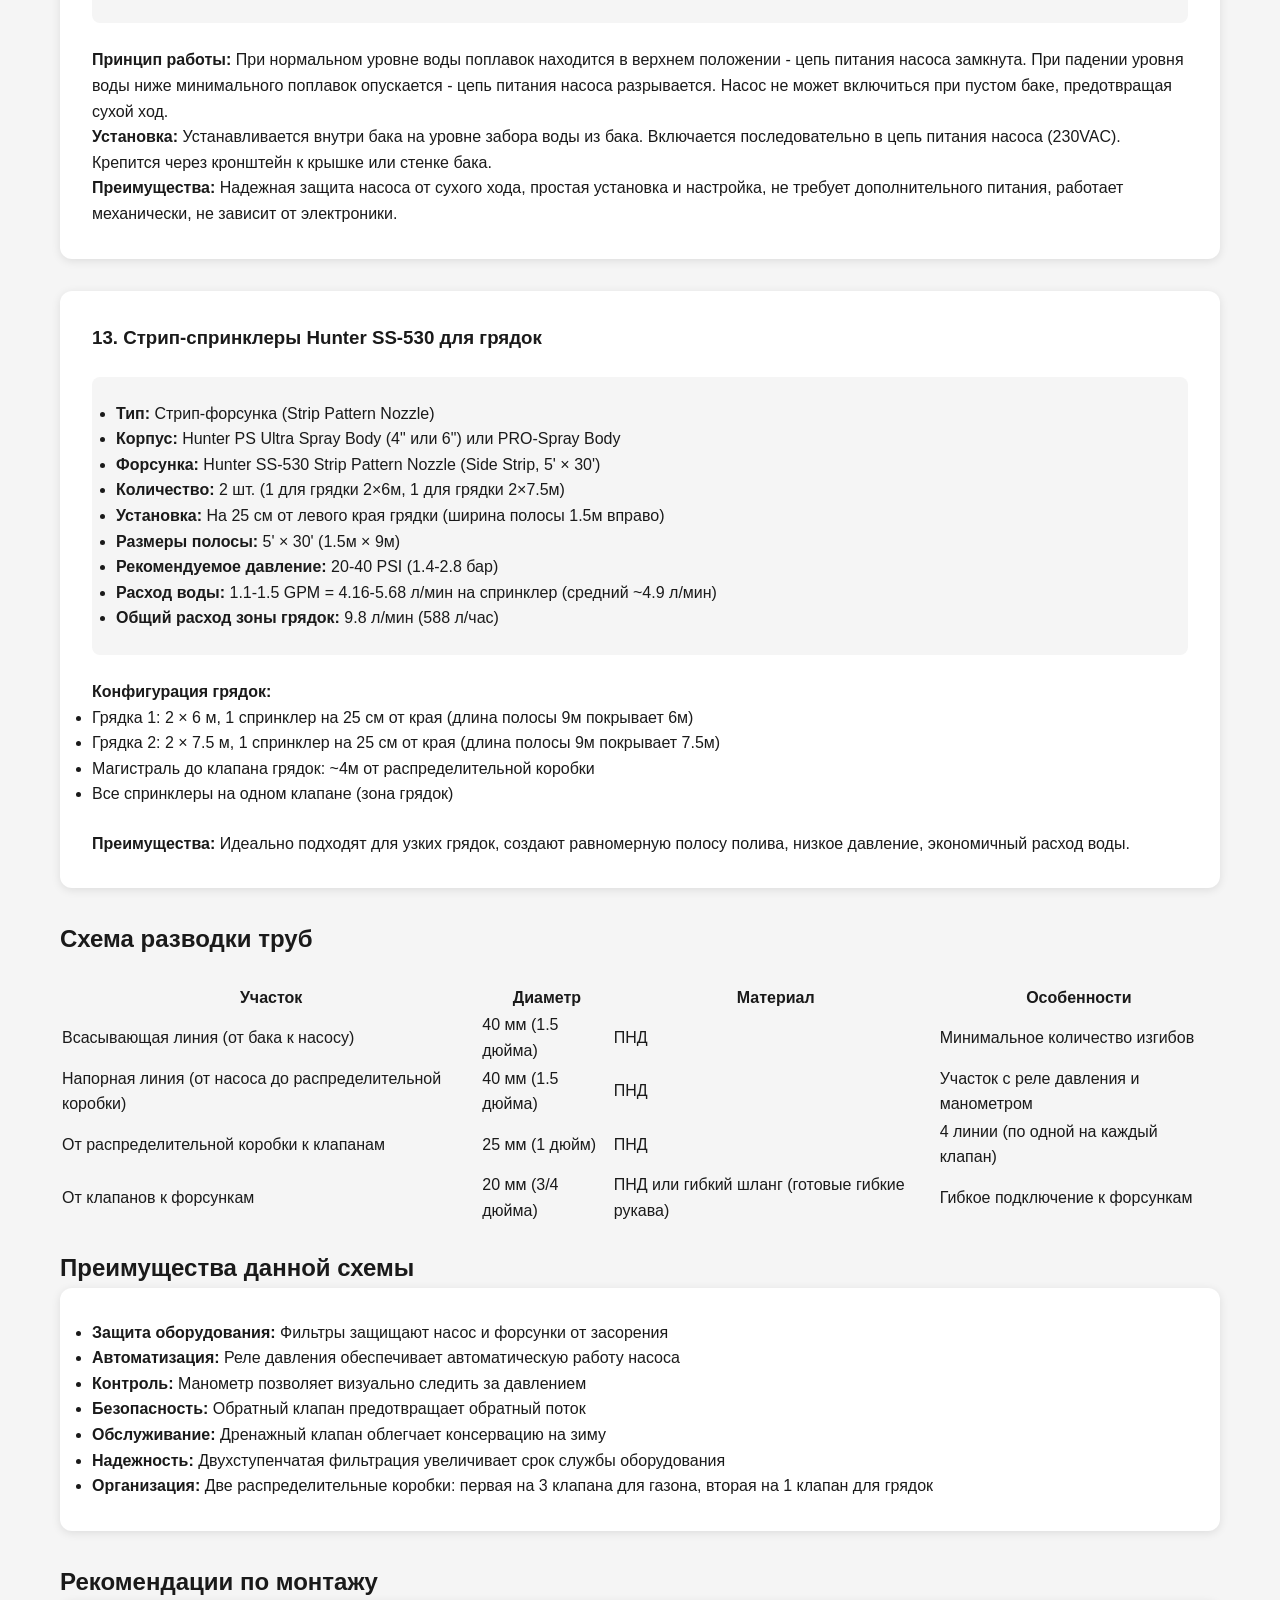
<file: equipment_connection_scheme.html>
<!DOCTYPE html>
<html lang="ru">
<head>
    <meta charset="UTF-8">
    <meta name="viewport" content="width=device-width, initial-scale=1.0">
    <title>Схема подключения оборудования автополива</title>
    <link rel="stylesheet" href="styles.css">
</head>
<body>
    <nav class="nav">
        <div class="nav__container container">
            <a href="index.html" class="nav__logo">🌿 Автополив</a>
            <ul class="nav__links">
                <li><a href="index.html" class="nav__link">Главная</a></li>
                <li><a href="irrigation_project.html" class="nav__link">Проект</a></li>
                <li><a href="equipment_connection_scheme.html" class="nav__link">Схема</a></li>
                <li><a href="sprinkler_plan.html" class="nav__link">План</a></li>
                <li><a href="pump_box_design.html" class="nav__link">Ящик</a></li>
                <li><a href="pnd_fittings_specification.html" class="nav__link">Фитинги</a></li>
                <li><a href="estimate.html" class="nav__link">Смета</a></li>
                <li><a href="estimate_ai.html" class="nav__link">Смета (ИИ)</a></li>
            </ul>
        </div>
    </nav>

    <div class="hero">
        <div class="container">
            <h1 class="hero__title">Схема подключения оборудования автополива</h1>
        </div>
    </div>

    <div class="container">
        <div class="legend">
            <div class="legend__item">
                <div class="legend__color legend__color--bak"></div>
                <span>Бак</span>
            </div>
            <div class="legend__item">
                <div class="legend__color legend__color--filter"></div>
                <span>Фильтр</span>
            </div>
            <div class="legend__item">
                <div class="legend__color legend__color--pump"></div>
                <span>Насос</span>
            </div>
            <div class="legend__item">
                <div class="legend__color legend__color--check-valve"></div>
                <span>Обратный клапан</span>
            </div>
            <div class="legend__item">
                <div class="legend__color legend__color--pressure-switch"></div>
                <span>Реле давления</span>
            </div>
            <div class="legend__item">
                <div class="legend__color legend__color--manometer"></div>
                <span>Манометр</span>
            </div>
            <div class="legend__item">
                <div class="legend__color legend__color--magistral"></div>
                <span>Магистраль</span>
            </div>
            <div class="legend__item">
                <div class="legend__color legend__color--distribution"></div>
                <span>Распределительная коробка</span>
            </div>
            <div class="legend__item">
                <div class="legend__color legend__color--valves"></div>
                <span>Клапаны</span>
            </div>
            <div class="legend__item">
                <div class="legend__color legend__color--sprinklers"></div>
                <span>Форсунки</span>
            </div>
            <div class="legend__item">
                <div class="legend__color" style="background: linear-gradient(135deg, #fddb92 0%, #d1fdff 100%);"></div>
                <span>Датчик влажности почвы</span>
            </div>
            <div class="legend__item">
                <div class="legend__color" style="background: linear-gradient(135deg, #ff9a9e 0%, #fecfef 100%);"></div>
                <span>Поплавковый датчик уровня</span>
            </div>
        </div>

        <h2>Общая схема</h2>

        <div class="scheme">
            <div class="scheme__component">Водопровод</div>
            <div class="scheme__arrow">↓</div>
            <div class="scheme__component scheme__component--bak">
                <strong>Тройник 25 мм (разделение потока)</strong><br>
                <small>→ Система полива (фильтр → бак → насос → магистраль)</small><br>
                <small>→ Бытовая магистраль (без фильтрации)</small>
            </div>
            <div class="scheme__arrow">↓</div>
            <div class="scheme__component scheme__component--filter">
                <strong>Фильтр грубой очистки</strong><br>
                <small>(перед баком, 500 мкм, комплект 2 шт, G1 мама/папа)</small>
            </div>
            <div class="scheme__arrow">↓</div>
            <div class="scheme__component scheme__component--bak">
                <strong>Бак 500-750 л</strong><br>
                <small>• Поплавковый клапан</small><br>
                <small>• Поплавковый датчик (не нужен, защита в РДЭ и насосе)</small>
            </div>
            <div class="scheme__arrow">↓</div>
            <div class="scheme__component scheme__component--pump">
                <strong>Насос</strong><br>
                <small>поверхностный с самовсасыванием</small>
            </div>
            <div class="scheme__arrow">↓</div>
            <div class="scheme__component scheme__component--check-valve">
                <strong>Обратный клапан</strong><br>
                <small>(1 1/2" мама/мама)</small>
            </div>
            <div class="scheme__arrow">↓</div>
            <div class="scheme__component" style="background: linear-gradient(135deg, #f093fb 0%, #f5576c 100%); color: white;">
                <strong>Фильтр тонкой очистки</strong><br>
                <small>(F50YD 1 1/2", 130 мкм)</small>
            </div>
            <div class="scheme__arrow">↓</div>
            <div class="scheme__component" style="background: linear-gradient(135deg, #ff6b6b 0%, #ffa06b 100%); color: white;">
                <strong>Тройник G1 1/2" с отводом 1/4"</strong><br>
                <small>(разделение потока)</small>
            </div>
            <div class="scheme__arrow">↓</div>
            <div style="display: flex; gap: 20px; justify-content: center;">
                <div style="flex: 1; text-align: center;">
                    <div style="color: #666; font-size: 0.9em; margin-bottom: 5px;">Основной поток G1 1/2"</div>
                    <div class="scheme__arrow">↓</div>
                    <div class="scheme__component" style="background: #4caf50; color: white;">
                        <strong>МПН G1 1/2" мама → 40 мм (2 шт)</strong><br>
                        <small>(подключение фильтра тонкой очистки к магистрали)</small>
                    </div>
                </div>
                <div style="flex: 1; text-align: center;">
                    <div style="color: #666; font-size: 0.9em; margin-bottom: 5px;">Отвод 1/4"</div>
                    <div class="scheme__arrow">↓</div>
                    <div class="scheme__component scheme__component--pressure-switch">
                        <strong>Реле давления</strong><br>
                        <small>(G1/2" папа, PS-07A)</small>
                    </div>
                    <div class="scheme__arrow">↓</div>
                    <div class="scheme__component scheme__component--manometer">
                        <strong>Манометр</strong><br>
                        <small>(1/4" папа, Y-50-6)</small>
                    </div>
                    <div class="scheme__arrow">↓</div>
                    <div class="scheme__component" style="background: #999; color: white;">
                        <strong>Заглушка 1/4"</strong><br>
                        <small>(глухой конец)</small>
                    </div>
                </div>
            </div>
            <div class="scheme__arrow">↓</div>
            <div class="scheme__component" style="background: linear-gradient(135deg, #ff9800 0%, #ffc107 100%); color: white;">
                <strong>Ящик для насоса</strong><br>
                <small>Разделение магистрали на 2 линии</small>
            </div>
            <div class="scheme__arrow">↓</div>
            <div style="display: flex; gap: 20px;">
                <div style="flex: 1;">
                    <div class="scheme__component scheme__component--magistral">
                        <strong>Линия 1 (40 мм ПНД)</strong><br>
                        <small>в землю → Распределительная коробка 1</small>
                    </div>
                    <div class="scheme__arrow">↓</div>
                    <div class="scheme__component scheme__component--distribution">
                        <strong>Распределительная коробка 1</strong><br>
                        <small>(3 клапана для газона)</small>
                    </div>
                    <div class="scheme__arrow">↓</div>
                    <div class="scheme__component scheme__component--sprinklers">
                        <strong>Форсунки газона</strong><br>
                        <small>3 шт. (MP1000, MP2000, MP2000)</small>
                    </div>
                </div>
                <div style="flex: 1;">
                    <div class="scheme__component scheme__component--magistral">
                        <strong>Линия 2 (40 мм ПНД)</strong><br>
                        <small>в землю → Распределительная коробка 2</small>
                    </div>
                    <div class="scheme__arrow">↓</div>
                    <div class="scheme__component scheme__component--distribution">
                        <strong>Распределительная коробка 2</strong><br>
                        <small>(1 клапан для грядок)</small>
                    </div>
                    <div class="scheme__arrow">↓</div>
                    <div class="scheme__component scheme__component--sprinklers">
                        <strong>Стрип-спринклеры грядок</strong><br>
                        <small>2 шт. (SS-530)</small>
                    </div>
                </div>
            </div>
        </div>

        <h2>Бытовая магистраль (водоразетки и раковины)</h2>
        <div class="scheme">
            <div class="scheme__component scheme__component--bak">
                <strong>Тройник 25 мм (разделение потока)</strong>
            </div>
            <div class="scheme__arrow">↓</div>
            <div class="scheme__component" style="background: linear-gradient(135deg, #4caf50 0%, #8bc34a 100%); color: white;">
                <strong>Бытовая магистраль (25 мм ПНД)</strong><br>
                <small>водоразетки и раковины</small><br>
                <small>(без фильтрации)</small>
            </div>
            <div class="scheme__arrow">↓</div>
            <div style="display: flex; gap: 10px; justify-content: center;">
                <div class="scheme__component" style="background: #ff5722; color: white; padding: 10px;">
                    <strong>Р1</strong><br>
                    <small>раковина</small>
                </div>
                <div class="scheme__component" style="background: #ff5722; color: white; padding: 10px;">
                    <strong>Р2</strong><br>
                    <small>раковина</small>
                </div>
            </div>
            <div class="scheme__arrow">↓</div>
            <div style="display: flex; gap: 10px; justify-content: center;">
                <div class="scheme__component" style="background: #9c27b0; color: white; padding: 10px;">
                    <strong>В1</strong><br>
                    <small>водоразетка</small>
                </div>
                <div class="scheme__component" style="background: #9c27b0; color: white; padding: 10px;">
                    <strong>В2</strong><br>
                    <small>водоразетка</small>
                </div>
                <div class="scheme__component" style="background: #9c27b0; color: white; padding: 10px;">
                    <strong>В3</strong><br>
                    <small>водоразетка</small>
                </div>
            </div>
        </div>

        <h2>Фитинги, соединения и расходники</h2>

        <div class="section">
            <h3>Трубы и фитинги ПНД (40 мм - магистраль)</h3>
            <div class="specs">
                <h4>Основные соединения:</h4>
                <ul class="specs__list">
                    <li class="specs__list-item"><span class="specs__list-item--highlight">Труба ПНД 40 мм:</span> ~30-40 м (магистраль от бака до распределительной коробки)</li>
                    <li class="specs__list-item"><span class="specs__list-item--highlight">Муфта ПНД 40 мм:</span> 6-8 шт. (соединения труб)</li>
                    <li class="specs__list-item"><span class="specs__list-item--highlight">Тройник ПНД 40 мм:</span> 2-3 шт. (ответвления к клапанам)</li>
                    <li class="specs__list-item"><span class="specs__list-item--highlight">Колено ПНД 40 мм (90°):</span> 4-6 шт. (изгибы труб)</li>
                </ul>
            </div>

            <div class="specs">
                <h4>Переходники на меньший диаметр (25 мм - к клапанам):</h4>
                <ul class="specs__list">
                    <li class="specs__list-item"><span class="specs__list-item--highlight">Редукция ПНД 40-25 мм:</span> 4 шт. (к каждому клапану)</li>
                    <li class="specs__list-item"><span class="specs__list-item--highlight">Муфта ПНД 25 мм:</span> 8-10 шт. (соединения труб 25 мм)</li>
                    <li class="specs__list-item"><span class="specs__list-item--highlight">Колено ПНД 25 мм:</span> 8-12 шт. (изгибы труб к форсункам)</li>
                </ul>
            </div>
        </div>

        <div class="section">
            <h3>Трубы и фитинги ПНД (25 мм - к форсункам)</h3>
            <div class="specs">
                <h4>Для газона (3 форсунки):</h4>
                <ul class="specs__list">
                    <li class="specs__list-item"><span class="specs__list-item--highlight">Труба ПНД 25 мм:</span> ~25-30 м (от клапанов к форсункам газона)</li>
                    <li class="specs__list-item"><span class="specs__list-item--highlight">Тройник ПНД 25 мм:</span> 2-3 шт. (разветвления к форсункам)</li>
                    <li class="specs__list-item"><span class="specs__list-item--highlight">Колено ПНД 25 мм:</span> 6-8 шт. (изгибы к форсункам)</li>
                </ul>
            </div>

            <div class="specs">
                <h4>Для грядок (2 стрип-спринклера):</h4>
                <ul class="specs__list">
                    <li class="specs__list-item"><span class="specs__list-item--highlight">Труба ПНД 25 мм:</span> ~15-20 м (от клапана к грядкам)</li>
                    <li class="specs__list-item"><span class="specs__list-item--highlight">Тройник ПНД 25 мм:</span> 1-2 шт. (разветвление к грядкам)</li>
                    <li class="specs__list-item"><span class="specs__list-item--highlight">Колено ПНД 25 мм:</span> 4-6 шт. (изгибы к спринклерам)</li>
                </ul>
            </div>
        </div>

        <div class="section">
            <h3>Соединения металлические (латунь/нержавейка)</h3>
            <div class="specs">
                <h4>На входе в систему (водопровод):</h4>
                <ul class="specs__list">
                    <li class="specs__list-item"><span class="specs__list-item--highlight">Кран шаровой 3/4":</span> 1 шт. (отключение системы от водопровода)</li>
                    <li class="specs__list-item"><span class="specs__list-item--highlight">Переходник метал-пластик 3/4" - 40 мм:</span> 1 шт. (соединение с ПНД трубой)</li>
                </ul>
            </div>

            <div class="specs">
                <h4>На насосе (1" выход):</h4>
                <ul class="specs__list">
                    <li class="specs__list-item"><span class="specs__list-item--highlight">Редуктор G1→G1 1/2":</span> 1 шт. (переход с насоса на обратный клапан G1 1/2")</li>
                    <li class="specs__list-item"><span class="specs__list-item--highlight">Муфта резьбовая G1 1/2":</span> 2-3 шт. (соединения с фитингами)</li>
                </ul>
            </div>

            <div class="specs">
                <h4>На фильтрах и реле (после насоса):</h4>
                <ul class="specs__list">
                    <li class="specs__list-item"><span class="specs__list-item--highlight">Фильтр тонкой очистки (130 мкм, 1 1/2" папа/папа):</span> 1 шт. (Raifil F50YD)</li>
                    <li class="specs__list-item"><span class="specs__list-item--highlight">МПН G1 1/2" мама → 40 мм:</span> 2 шт. (подключение фильтра тонкой очистки к магистрали)</li>
                    <li class="specs__list-item"><span class="specs__list-item--highlight">Тройник G1 1/2" с отводом 1/4":</span> 1 шт. (для реле давления и манометра)</li>
                    <li class="specs__list-item"><span class="specs__list-item--highlight">Ниппель G1 1/2"→1/4":</span> 1 шт. (переход с тройника на реле давления)</li>
                    <li class="specs__list-item"><span class="specs__list-item--highlight">Реле давления (G1/2" папа):</span> 1 шт. (PS-07A)</li>
                    <li class="specs__list-item"><span class="specs__list-item--highlight">Манометр (1/4" папа):</span> 1 шт. (Y-50-6)</li>
                    <li class="specs__list-item"><span class="specs__list-item--highlight">Заглушка 1/4" мама:</span> 1 шт. (глухой конец манометра)</li>
                </ul>
            </div>
        </div>

        <div class="section">
            <h3>Фитинги для форсунок</h3>
            <div class="specs">
                <h4>Для дождевателей MP1000/MP2000 (3 шт.):</h4>
                <ul class="specs__list">
                    <li class="specs__list-item"><span class="specs__list-item--highlight">Корпус дождевателя (Hunter PGJ/PRO-Spray Body):</span> 3 шт. (4" или 6")</li>
                    <li class="specs__list-item"><span class="specs__list-item--highlight">Розетка 1/2" (female):</span> 3 шт. (установлены в корпусах)</li>
                    <li class="specs__list-item"><span class="specs__list-item--highlight">Ниппель 1/2" (male):</span> 3 шт. (соединение с ПНД трубой)</li>
                    <li class="specs__list-item"><span class="specs__list-item--highlight">Переходник ПНД 25 мм - 1/2":</span> 3 шт. (соединение трубы с дождевателем)</li>
                </ul>
            </div>

            <div class="specs">
                <h4>Для стрип-спринклеров SS-530 (2 шт.):</h4>
                <ul class="specs__list">
                    <li class="specs__list-item"><span class="specs__list-item--highlight">Корпус спринклера (Hunter PS Ultra/PRO-Spray Body):</span> 2 шт. (4" или 6")</li>
                    <li class="specs__list-item"><span class="specs__list-item--highlight">Розетка 1/2" (female):</span> 2 шт. (установлены в корпусах)</li>
                    <li class="specs__list-item"><span class="specs__list-item--highlight">Ниппель 1/2" (male):</span> 2 шт. (соединение с ПНД трубой)</li>
                    <li class="specs__list-item"><span class="specs__list-item--highlight">Переходник ПНД 25 мм - 1/2":</span> 2 шт. (соединение трубы со спринклером)</li>
                </ul>
            </div>
        </div>

        <div class="section">
            <h3>Расходные материалы</h3>
            <div class="specs">
                <ul class="specs__list">
                    <li class="specs__list-item"><span class="specs__list-item--highlight">Уплотнительная лента (ФУМ):</span> 2-3 рулона (для резьбовых соединений)</li>
                    <li class="specs__list-item"><span class="specs__list-item--highlight">Герметик для ПНД (сварка):</span> 1-2 шт. (для сварки ПНД труб)</li>
                    <li class="specs__list-item"><span class="specs__list-item--highlight">Кабель электрический (для клапанов):</span> ~30-40 м (от контроллера к клапанам)</li>
                    <li class="specs__list-item"><span class="specs__list-item--highlight">Кабель для датчика влажности:</span> ~5-10 м (от контроллера к датчику)</li>
                    <li class="specs__list-item"><span class="specs__list-item--highlight">Кабель для поплавкового датчика:</span> ~2-3 м (от датчика к насосу)</li>
                    <li class="specs__list-item"><span class="specs__list-item--highlight">Клеммники/соединители:</span> 10-15 шт. (для электрических соединений)</li>
                    <li class="specs__list-item"><span class="specs__list-item--highlight">Хомуты для труб:</span> 10-15 шт. (крепление труб к поверхности)</li>
                    <li class="specs__list-item"><span class="specs__list-item--highlight">Скотч изолента:</span> 2-3 рулона (изоляция электрических соединений)</li>
                </ul>
            </div>
        </div>

        <div class="section">
            <h3>Ящик для насоса из гиспокартонных профилей</h3>
            <div class="specs">
                <h4>Габариты насоса Вихрь ПН-650:</h4>
                <ul class="specs__list">
                    <li class="specs__list-item"><span class="specs__list-item--highlight">Размеры в упаковке:</span> 237×237×237 мм</li>
                    <li class="specs__list-item"><span class="specs__list-item--highlight">Вес:</span> 8.35 кг</li>
                    <li class="specs__list-item"><span class="specs__list-item--highlight">Выходной патрубок:</span> 1 дюйм</li>
                </ul>
            </div>

            <div class="specs">
                <h4>Расчет размеров ящика (с запасом для всей разводки и контроллера):</h4>
                <ul class="specs__list">
                    <li class="specs__list-item"><span class="specs__list-item--highlight">Внутренние размеры:</span> 400×400×2000 мм (ширина×глубина×высота)</li>
                    <li class="specs__list-item"><span class="specs__list-item--highlight">Внешние размеры (с учетом профиля 30/60 мм):</span> ~460×460×2060 мм</li>
                    <li class="specs__list-item"><span class="specs__list-item--highlight">Высота:</span> 2000 мм (для размещения контроллера, фильтров, реле и всей разводки)</li>
                    <li class="specs__list-item"><span class="specs__list-item--highlight">Дверь:</span> Предусмотрена на передней стороне (размер ~350×1900 мм)</li>
                    <li class="specs__list-item"><span class="specs__list-item--highlight">Вентиляция:</span> Отверстия в нижней и верхней части ящика</li>
                </ul>
            </div>

            <div class="specs">
                <h4>Материалы для ящика:</h4>
                <ul class="specs__list">
                    <li class="specs__list-item"><span class="specs__list-item--highlight">Профиль 30×30 мм:</span> для горизонтальных элементов</li>
                    <li class="specs__list-item"><span class="specs__list-item--highlight">Профиль 60×30 мм:</span> для вертикальных стоек и перемычек</li>
                    <li class="specs__list-item"><span class="specs__list-item--highlight">Количество профилей 30×30:</span> ~20 шт. (горизонтальные связи, рама двери)</li>
                    <li class="specs__list-item"><span class="specs__list-item--highlight">Количество профилей 60×30:</span> 17 шт. (4 стойки по 2060 мм + 13 перемычек по 400 мм)</li>
                    <li class="specs__list-item"><span class="specs__list-item--highlight">Саморезы/болты:</span> 70-80 шт.</li>
                    <li class="specs__list-item"><span class="specs__list-item--highlight">Петли дверные:</span> 2-3 шт.</li>
                    <li class="specs__list-item"><span class="specs__list-item--highlight">Замок/защелка:</span> 1 шт.</li>
                </ul>
            </div>

            <p class="important__text"><strong>Примечание:</strong> Ящик должен обеспечивать доступ к насосу и всем компонентам для обслуживания, вентиляцию для охлаждения, и защиту от атмосферных осадков. Рекомендуется установить ящик в защищенном от прямых солнечных лучей месте. <a href="pump_box_design.html">Чертеж и развертка ящика</a></p>
        </div>

        <div class="section">
            <h3>Итого по фитингам и расходникам</h3>
            <div class="important">
                <h4 class="important__title">Основные комплектующие:</h4>
                <ul class="specs__list">
                    <li class="specs__list-item">Трубы ПНД: ~70-90 м (40 мм и 25 мм)</li>
                    <li class="specs__list-item">Фитинги ПНД: ~30-40 шт.</li>
                    <li class="specs__list-item">Металлические фитинги: ~10-15 шт.</li>
                    <li class="specs__list-item">Корпуса форсунок (15 см): 5 шт.</li>
                    <li class="specs__list-item">Переходники к форсункам: 5 шт.</li>
                    <li class="specs__list-item">Кабель электрический: ~40-50 м</li>
                    <li class="specs__list-item">Расходные материалы: полный комплект</li>
                </ul>
            </div>
            <p class="important__text"><strong>Примечание:</strong> Количество фитингов может варьироваться в зависимости от конкретной планировки участка и маршрутов прокладки труб. Рекомендуется приобрести фитинги с запасом 10-15%.</p>
        </div>

        <h2>Характеристики компонентов</h2>

        <div class="section">
            <h3>1. Фильтр для входящей воды (перед баком)</h3>
            <div class="specs">
                <ul>
                    <li><strong>Тип:</strong> Сетчатый фильтр (с наименьшей потерей давления)</li>
                    <li><strong>Тонкость:</strong> 100-200 мкм</li>
                    <li><strong>Установка:</strong> На входе в бак из водопровода</li>
                    <li><strong>Назначение:</strong> Защита бака и поплавкового клапана от примесей из водопровода</li>
                    <li><strong>Потеря давления:</strong> 0.1-0.3 бар (на чистом фильтре)</li>
                </ul>
            </div>
            <p><strong>Почему нужен:</strong> Защищает поплавковый клапан бака от засорения частицами из водопровода, обеспечивает чистоту воды в баке. Сетчатый фильтр имеет минимальную потерю давления по сравнению с дисковыми.</p>
        </div>

        <div class="section">
            <h3>2. Бак для воды</h3>
            <div class="specs">
                <ul>
                    <li><strong>Объем:</strong> 500-750 л (текущий/опциональный)</li>
                    <li><strong>Достаточность:</strong> Обеспечивает 85-135% одного цикла при 500л, 127-200% при 750л (для 74 кв.м.)</li>
                    <li><strong>Пополнение:</strong> Из водопровода через поплавковый клапан</li>
                    <li><strong>Расположение:</strong> В защищенном от замерзания месте</li>
                </ul>
            </div>
            <div class="specs">
                <h4>Поплавковый клапан:</h4>
                <ul>
                    <li><strong>Тип:</strong> Поплавковый клапан (шаровой кран с поплавком)</li>
                    <li><strong>Установка:</strong> Внутри бака на входе воды</li>
                    <li><strong>Назначение:</strong> Автоматическое поддержание уровня воды</li>
                    <li><strong>Принцип работы:</strong> При падении уровня воды поплавок опускается и открывает клапан, при достижении заданного уровня поплавок поднимается и закрывает клапан</li>
                </ul>
            </div>
        </div>

        <div class="section">
            <h3>3. Фильтр грубой очистки (перед насосом)</h3>
            <div class="specs">
                <ul>
                    <li><strong>Тип:</strong> Сетчатый фильтр (с наименьшей потерей давления)</li>
                    <li><strong>Тонкость:</strong> 100-200 мкм</li>
                    <li><strong>Установка:</strong> Перед насосом на всасывающей линии</li>
                    <li><strong>Назначение:</strong> Защита насоса от крупных частиц и засорения</li>
                    <li><strong>Потеря давления:</strong> 0.1-0.3 бар (на чистом фильтре)</li>
                </ul>
            </div>
            <p><strong>Почему нужен:</strong> Защищает насос от механических примесей, которые могут попасть в бак из водопровода или образоваться в процессе эксплуатации. Предотвращает поломку насоса и засорение форсунок. Сетчатый фильтр имеет минимальную потерю давления.</p>
        </div>

        <div class="section">
            <h3>4. Насос</h3>
            <div class="specs">
                <ul>
                    <li><strong>Тип:</strong> Поверхностный вихревой Вихрь ПН-650</li>
                    <li><strong>Мощность:</strong> 0.65 кВт (650 Вт)</li>
                    <li><strong>Расход:</strong> 55 л/мин (для одновременной работы всех зон: 22.03 л/мин фактический)</li>
                    <li><strong>Давление:</strong> 4.5 бар (45 м напор, с запасом для требуемых 2.8 бар на дождевателях газона, 1.4-2.8 бар на стрип-спринклерах грядок)</li>
                    <li><strong>Реле давления:</strong> Включение 2.5 бар, отключение 4.5 бар (дифференциал 2.0 бар для стабильной работы без циклирования)</li>
                    <li><strong>Особенности:</strong> Самовсасывающий, диаметр выходного патрубка 1 дюйм</li>
                </ul>
            </div>
            <p><strong>Расчет расхода:</strong> Газон 12.23 л/мин + Грядки 9.8 л/мин = 22.03 л/мин. Насос Вихрь ПН-650 (55 л/мин) обеспечивает запас для одновременной работы всех зон. Реле давления настроено на 2.5-4.5 бар (дифференциал 2.0 бар) для стабильной работы без циклирования.</p>
        </div>

        <div class="section">
            <h3>5. Обратный клапан</h3>
            <div class="specs">
                <ul>
                    <li><strong>Тип:</strong> Обратный клапан с пружиной (Genebre 318008)</li>
                    <li><strong>Размер:</strong> G1 1/2" (Ду40)</li>
                    <li><strong>Установка:</strong> После насоса (через редуктор G1→G1 1/2"), перед тройником</li>
                    <li><strong>Назначение:</strong> Предотвращение обратного потока воды</li>
                </ul>
            </div>
            <p><strong>Почему нужен:</strong> Предотвращает обратный ток воды из магистрали в насос при его выключении, защищает реле давления от гидроударов, сохраняет давление в системе между циклами работы насоса.</p>
        </div>

        <div class="section">
            <h3>6. Тройник G1 1/2" с отводом 1/4"</h3>
            <div class="specs">
                <ul>
                    <li><strong>Тип:</strong> Латунный тройник с отводом 1/4"</li>
                    <li><strong>Размер:</strong> G1 1/2" (основной поток) + 1/4" (отвод)</li>
                    <li><strong>Установка:</strong> После обратного клапана</li>
                    <li><strong>Назначение:</strong> Разделение потока: основной поток к фильтру и магистрали, отвод 1/4" к реле давления и манометру</li>
                </ul>
            </div>
            <p><strong>Почему нужен:</strong> Позволяет подключить реле давления и манометр без сужения основного потока, избегая бутылочного горлышка в магистрали.</p>
        </div>

        <div class="section">
            <h3>7. Фильтр тонкой очистки (в главной магистрали)</h3>
            <div class="specs">
                <ul>
                    <li><strong>Тип:</strong> Дисковый фильтр F50YD (Raifil)</li>
                    <li><strong>Размер:</strong> 1 1/2" BSP</li>
                    <li><strong>Тонкость:</strong> 130 мкм</li>
                    <li><strong>Производительность:</strong> до 14 м³/ч</li>
                    <li><strong>Установка:</strong> После обратного клапана, перед тройником</li>
                    <li><strong>Назначение:</strong> Защита форсунок, реле давления и манометра от мелких частиц</li>
                </ul>
            </div>
            <p><strong>Почему нужен:</strong> Защищает форсунки Hunter от мелких частиц, которые могут пройти через фильтры грубой очистки. Предотвращает засорение форсунок и неравномерный полив. Установка перед тройником также защищает реле давления и манометр от частиц. Увеличивает срок службы оборудования.</p>
        </div>

        <div class="section">
            <h3>8. Реле давления</h3>
            <div class="important">
                <h4>⚠️ Критически важно для автоматической работы системы</h4>
                <p>Бак сам по себе не создает давление. Для подачи воды к форсункам Hunter (требуют 30 PSI ≈ 2.07 бар) необходим насос с реле давления.</p>
            </div>
            <div class="specs">
                <ul>
                    <li><strong>Тип:</strong> Гидрореле (реле давления)</li>
                    <li><strong>Диапазон:</strong> 1.5-4.0 бар</li>
                    <li><strong>Настройка:</strong></li>
                    <ul>
                        <li>Включение насоса (P_min): 2.5 бар</li>
                        <li>Выключение насоса (P_max): 4.5 бар</li>
                        <li>Дифференциал (ΔP): 2.0 бар</li>
                    </ul>
                    <li><strong>Установка:</strong> На отводе 1/4" тройника (через ниппель G1 1/2"→1/4")</li>
                </ul>
            </div>
            <div class="specs">
                <h4>Принцип работы:</h4>
                <ol>
                    <li>Когда клапан открывается (контроллер включает зону), давление в системе падает</li>
                    <li>При достижении P_min (2.5 бар) реле включает насос</li>
                    <li>Насос нагнетает воду, давление растет</li>
                    <li>При достижении P_max (4.5 бар) реле выключает насос</li>
                    <li>Если давление падает снова (при работе форсунок), насос включается повторно</li>
                </ol>
            </div>
        </div>

        <div class="section">
            <h3>9. Манометр</h3>
            <div class="specs">
                <ul>
                    <li><strong>Тип:</strong> Механический манометр</li>
                    <li><strong>Диапазон:</strong> 0-6 бар</li>
                    <li><strong>Установка:</strong> После реле давления (через ниппель 1/4")</li>
                    <li><strong>Назначение:</strong> Визуальный контроль давления в системе</li>
                </ul>
            </div>
        </div>

        <div class="section">
            <h3>10. Дренажный клапан (опционально, но рекомендуется)</h3>
            <div class="specs">
                <ul>
                    <li><strong>Тип:</strong> Шаровой кран</li>
                    <li><strong>Установка:</strong> В нижней точке системы</li>
                    <li><strong>Назначение:</strong> Слив воды из системы на зиму</li>
                </ul>
            </div>
        </div>

        <div class="section">
            <h3>10. Датчик влажности почвы Hunter SOIL-CLIK</h3>
            <div class="specs">
                <ul>
                    <li><strong>Тип:</strong> Емкостный датчик влажности</li>
                    <li><strong>Диапазон измерения:</strong> 0-100% (относительная влажность)</li>
                    <li><strong>Напряжение питания:</strong> 24 ВАС (от контроллера)</li>
                    <li><strong>Регулировка порога:</strong> Ручная настройка (поворотный регулятор)</li>
                    <li><strong>Защита:</strong> IP68 (водонепроницаемый корпус)</li>
                    <li><strong>Глубина установки:</strong> 10-15 см (в зоне корней)</li>
                    <li><strong>Длина кабеля:</strong> ~5 м (стандартная)</li>
                    <li><strong>Совместимость:</strong> Контроллеры Hunter</li>
                </ul>
            </div>
            <p><strong>Принцип работы:</strong> Датчик измеряет электрическую проводимость почвы, которая зависит от влажности. При достижении заданного уровня влажности датчик блокирует полив, при высыхании ниже порога - разрешает.</p>
            <p><strong>Установка:</strong> Устанавливается в зоне корневой системы газона (10-15 см глубина) в представительной зоне (не в тени, не на склоне). Подключается к контроллеру Hunter через专用 порт датчика.</p>
            <p><strong>Преимущества:</strong> Экономия воды (полив только при необходимости), предотвращение переувлажнения, автоматическая адаптация к погодным условиям.</p>
        </div>

        <div class="section">
            <h3>11. Контроллер Hunter ELC-401i-E Eco-Logic</h3>
            <div class="specs">
                <ul>
                    <li><strong>Тип:</strong> Внутренний контроллер (indoor)</li>
                    <li><strong>Количество станций:</strong> 4 (используется 3 для газона + 1 для другой грядки)</li>
                    <li><strong>Количество программ:</strong> 2 независимые программы</li>
                    <li><strong>Времена запуска:</strong> 4 на каждую программу</li>
                    <li><strong>Максимальное время работы зоны:</strong> до 4 часов</li>
                    <li><strong>Питание:</strong> 230VAC (европейская версия)</li>
                    <li><strong>Выход на клапаны:</strong> 24VAC (встроенный трансформатор)</li>
                    <li><strong>Совместимость:</strong> Совместим с датчиками Hunter Clik (дождь, влажность почвы)</li>
                    <li><strong>Особенности:</strong> QuickCheck™ Technology для диагностики проводки, защита от короткого замыкания</li>
                </ul>
            </div>
            <p><strong>Настройка для проекта:</strong> Программа A - запуск в 21:00, Программа B - запуск в 07:00. Датчик SOIL-CLIK блокирует полив при влажной почве в оба времени. Время полива фиксированное (настраивается).</p>
            <p><strong>Преимущества:</strong> Простота настройки и использования, надежность и долговечность, совместимость с датчиками Hunter, экономичное решение для небольших систем.</p>
        </div>

        <div class="section">
            <h3>12. Поплавковый датчик уровня</h3>
            <div class="specs">
                <ul>
                    <li><strong>Тип:</strong> Поплавковый выключатель (float switch)</li>
                    <li><strong>Напряжение:</strong> 230VAC (для разрыва цепи питания насоса)</li>
                    <li><strong>Ток:</strong> До 10A (достаточно для насоса 0.5-0.75 кВт)</li>
                    <li><strong>Материал корпуса:</strong> Полипропилен (устойчив к воде)</li>
                    <li><strong>Длина кабеля:</strong> ~2-3 м (для подключения к цепи питания насоса)</li>
                    <li><strong>Уровень срабатывания:</strong> Настроен на уровень забора воды из бака (для защиты от сухого хода)</li>
                </ul>
            </div>
            <p><strong>Принцип работы:</strong> При нормальном уровне воды поплавок находится в верхнем положении - цепь питания насоса замкнута. При падении уровня воды ниже минимального поплавок опускается - цепь питания насоса разрывается. Насос не может включиться при пустом баке, предотвращая сухой ход.</p>
            <p><strong>Установка:</strong> Устанавливается внутри бака на уровне забора воды из бака. Включается последовательно в цепь питания насоса (230VAC). Крепится через кронштейн к крышке или стенке бака.</p>
            <p><strong>Преимущества:</strong> Надежная защита насоса от сухого хода, простая установка и настройка, не требует дополнительного питания, работает механически, не зависит от электроники.</p>
        </div>

        <div class="section">
            <h3>13. Стрип-спринклеры Hunter SS-530 для грядок</h3>
            <div class="specs">
                <ul>
                    <li><strong>Тип:</strong> Стрип-форсунка (Strip Pattern Nozzle)</li>
                    <li><strong>Корпус:</strong> Hunter PS Ultra Spray Body (4" или 6") или PRO-Spray Body</li>
                    <li><strong>Форсунка:</strong> Hunter SS-530 Strip Pattern Nozzle (Side Strip, 5' × 30')</li>
                    <li><strong>Количество:</strong> 2 шт. (1 для грядки 2×6м, 1 для грядки 2×7.5м)</li>
                    <li><strong>Установка:</strong> На 25 см от левого края грядки (ширина полосы 1.5м вправо)</li>
                    <li><strong>Размеры полосы:</strong> 5' × 30' (1.5м × 9м)</li>
                    <li><strong>Рекомендуемое давление:</strong> 20-40 PSI (1.4-2.8 бар)</li>
                    <li><strong>Расход воды:</strong> 1.1-1.5 GPM = 4.16-5.68 л/мин на спринклер (средний ~4.9 л/мин)</li>
                    <li><strong>Общий расход зоны грядок:</strong> 9.8 л/мин (588 л/час)</li>
                </ul>
            </div>
            <p><strong>Конфигурация грядок:</strong></p>
            <ul>
                <li>Грядка 1: 2 × 6 м, 1 спринклер на 25 см от края (длина полосы 9м покрывает 6м)</li>
                <li>Грядка 2: 2 × 7.5 м, 1 спринклер на 25 см от края (длина полосы 9м покрывает 7.5м)</li>
                <li>Магистраль до клапана грядок: ~4м от распределительной коробки</li>
                <li>Все спринклеры на одном клапане (зона грядок)</li>
            </ul>
            <p><strong>Преимущества:</strong> Идеально подходят для узких грядок, создают равномерную полосу полива, низкое давление, экономичный расход воды.</p>
        </div>

        <h2>Схема разводки труб</h2>

        <div class="table-container">
            <table>
                <thead>
                    <tr>
                        <th>Участок</th>
                        <th>Диаметр</th>
                        <th>Материал</th>
                        <th>Особенности</th>
                    </tr>
                </thead>
                <tbody>
                    <tr>
                        <td>Всасывающая линия (от бака к насосу)</td>
                        <td>40 мм (1.5 дюйма)</td>
                        <td>ПНД</td>
                        <td>Минимальное количество изгибов</td>
                    </tr>
                    <tr>
                        <td>Напорная линия (от насоса до распределительной коробки)</td>
                        <td>40 мм (1.5 дюйма)</td>
                        <td>ПНД</td>
                        <td>Участок с реле давления и манометром</td>
                    </tr>
                    <tr>
                        <td>От распределительной коробки к клапанам</td>
                        <td>25 мм (1 дюйм)</td>
                        <td>ПНД</td>
                        <td>4 линии (по одной на каждый клапан)</td>
                    </tr>
                    <tr>
                        <td>От клапанов к форсункам</td>
                        <td>20 мм (3/4 дюйма)</td>
                        <td>ПНД или гибкий шланг (готовые гибкие рукава)</td>
                        <td>Гибкое подключение к форсункам</td>
                    </tr>
                </tbody>
            </table>
        </div>

        <h2>Преимущества данной схемы</h2>

        <div class="section">
            <ul>
                <li><strong>Защита оборудования:</strong> Фильтры защищают насос и форсунки от засорения</li>
                <li><strong>Автоматизация:</strong> Реле давления обеспечивает автоматическую работу насоса</li>
                <li><strong>Контроль:</strong> Манометр позволяет визуально следить за давлением</li>
                <li><strong>Безопасность:</strong> Обратный клапан предотвращает обратный поток</li>
                <li><strong>Обслуживание:</strong> Дренажный клапан облегчает консервацию на зиму</li>
                <li><strong>Надежность:</strong> Двухступенчатая фильтрация увеличивает срок службы оборудования</li>
                <li><strong>Организация:</strong> Две распределительные коробки: первая на 3 клапана для газона, вторая на 1 клапан для грядок</li>
            </ul>
        </div>

        <h2>Рекомендации по монтажу</h2>

        <div class="section">
            <h3>1. Место установки оборудования</h3>
            <p>В защищенном от замерзания помещении, обеспечить доступ к каждому элементу для обслуживания, установить на ровной, твердой поверхности.</p>

            <h3>2. Установка фильтров</h3>
            <p>Установить фильтр грубой очистки как можно ближе к баку, обеспечить легкий доступ для очистки фильтра, установить фильтр тонкой очистки в главной магистрали до распределительных коробок (после обратного клапана, перед реле давления).</p>

            <h3>3. Установка реле давления</h3>
            <p>Установить после насоса и обратного клапана, обеспечить доступ для настройки, защитить от влаги и механических повреждений.</p>

            <h3>4. Установка манометра</h3>
            <p>Установить в видном месте для легкого контроля, защитить от механических повреждений, проверить точность показаний перед монтажом.</p>

            <h3>5. Прокладка труб</h3>
            <p>Прокладывать трубы на глубине не менее 30-50 см, избегать острых углов и изгибов, использовать качественные фитинги и уплотнители, предусмотреть возможность быстрого отключения насоса от системы.</p>
        </div>

        <h2>Порядок запуска системы</h2>

        <div class="section">
            <ol>
                <li>Заполнить бак водой</li>
                <li>Проверить все соединения на герметичность</li>
                <li>Открыть дренажный клапан для удаления воздуха из системы</li>
                <li>Закрыть дренажный клапан после выхода воды</li>
                <li>Включить насос вручную для проверки</li>
                <li>Настроить реле давления (P_min = 2.5 бар, P_max = 4.5 бар)</li>
                <li>Проверить работу каждой зоны через контроллер</li>
                <li>Проверить равномерность полива форсунок</li>
                <li>Отрегулировать углы и радиус полива форсунок</li>
            </ol>
        </div>

        <h2>Консервация на зиму</h2>

        <div class="section">
            <ol>
                <li>Отключить насос от электросети</li>
                <li>Открыть дренажный клапан для слива воды</li>
                <li>Открыть все клапаны зон через контроллер</li>
                <li>Продуть систему сжатым воздухом (опционально)</li>
                <li>Слить воду из бака</li>
                <li>Демонтировать и хранить в теплом месте: фильтры, реле давления, манометр</li>
                <li>Закрыть все краны и клапаны</li>
            </ol>
        </div>
    </div>

    <footer class="footer">
        <div class="container">
            <p class="footer__text">© 2026 Система автополива. Все права защищены.</p>
        </div>
    </footer>
</body>
</html>
</file>
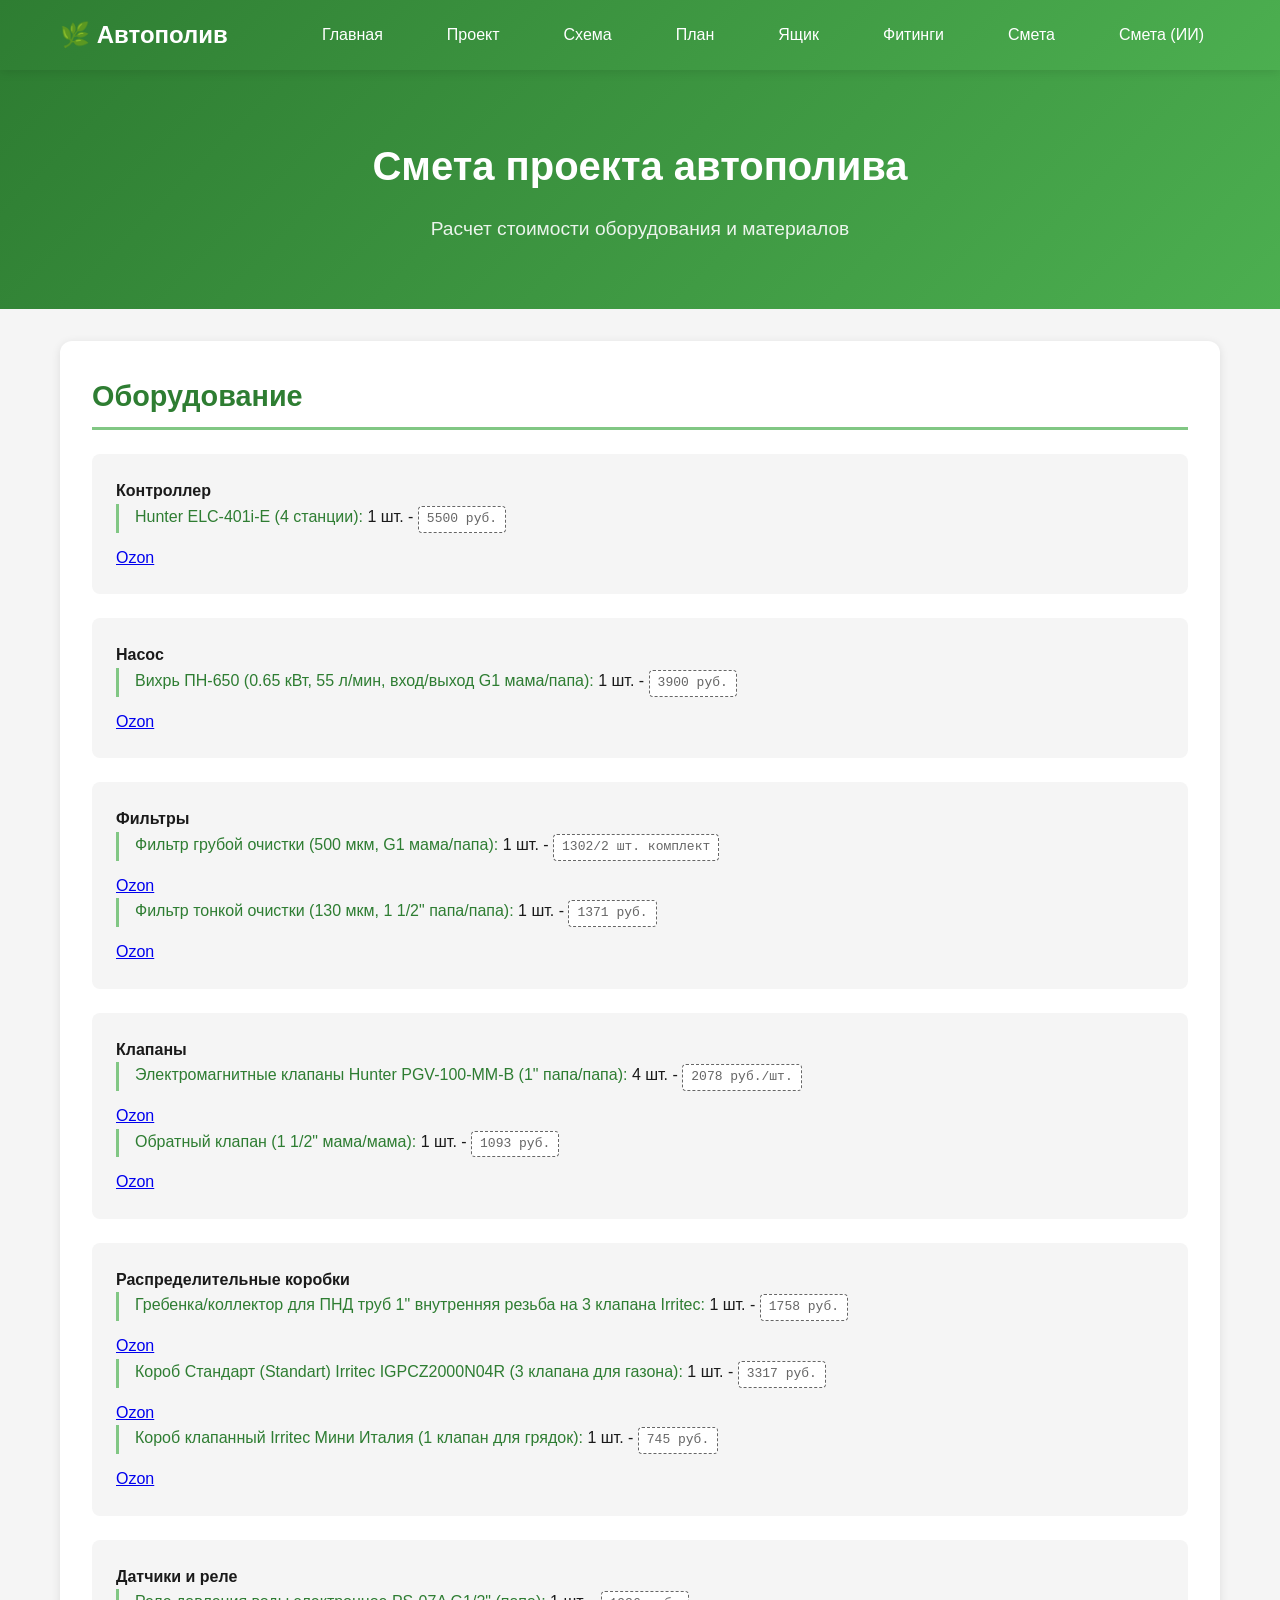
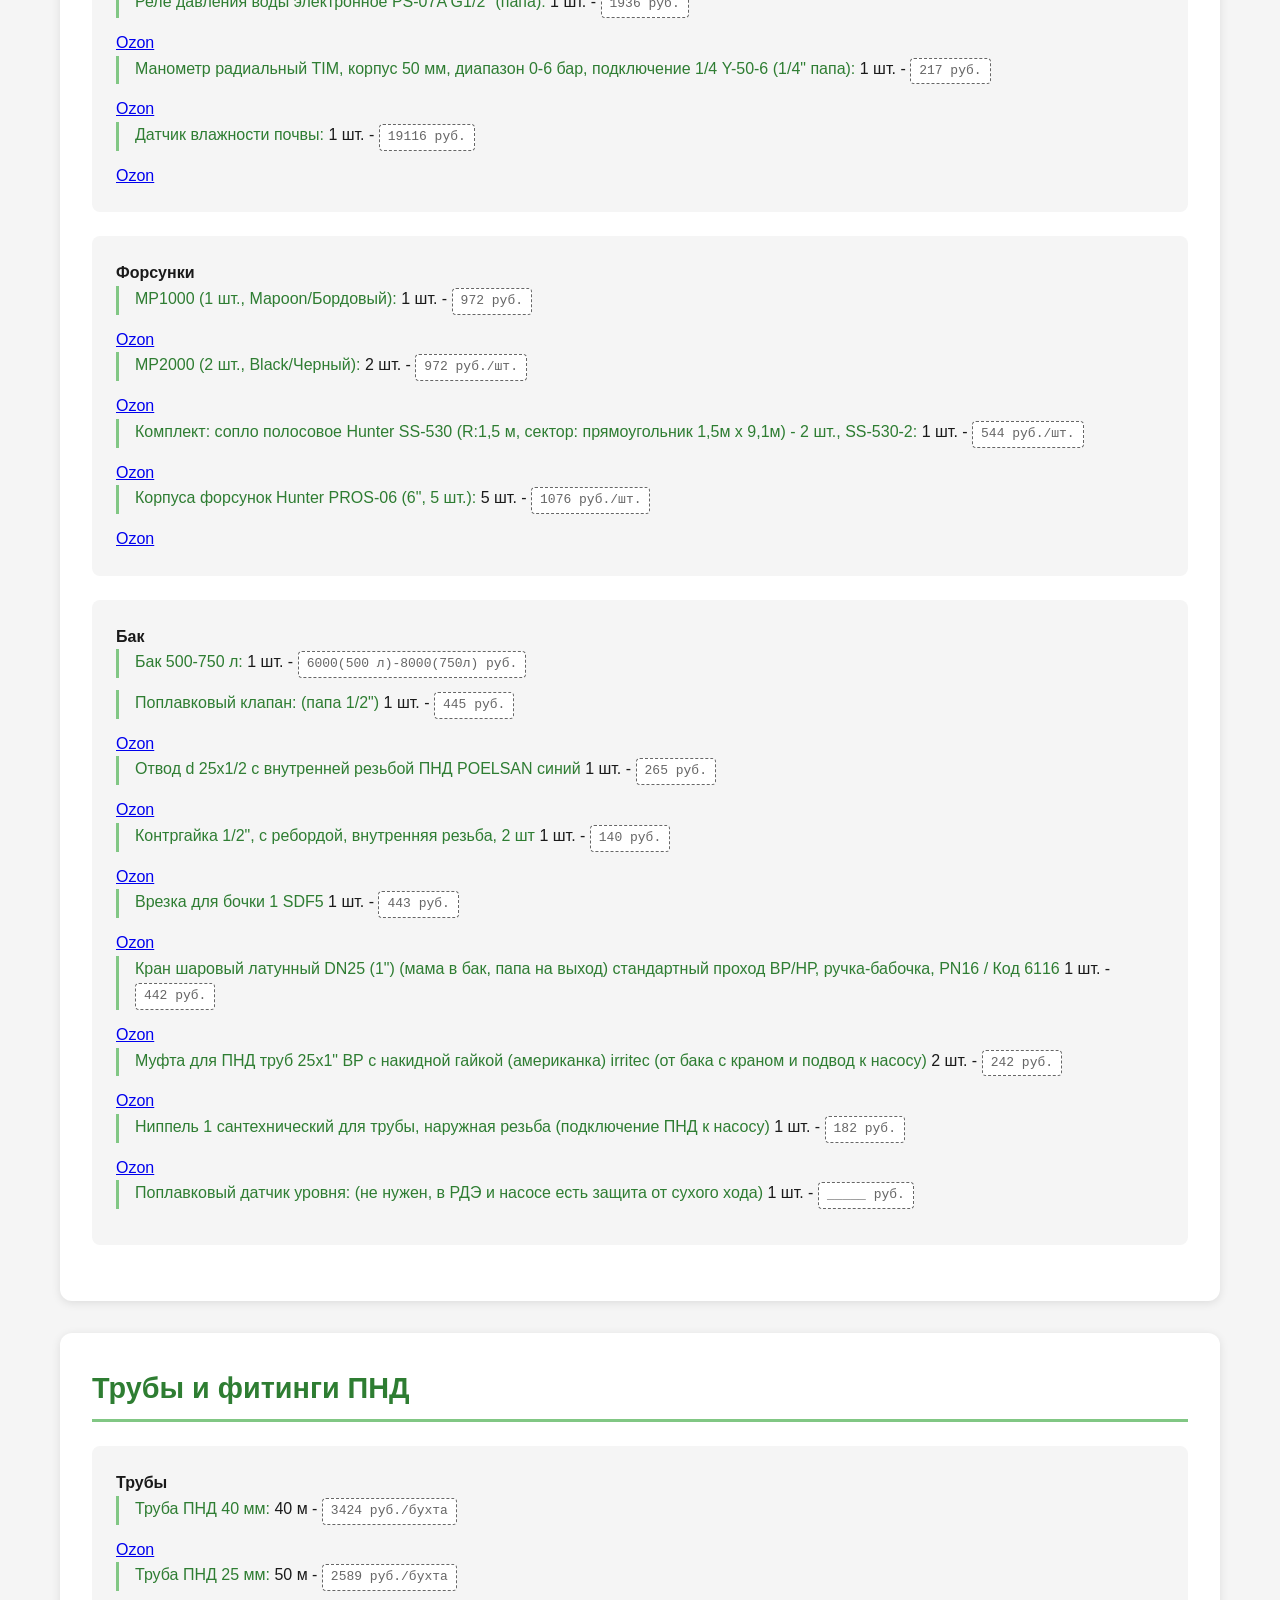
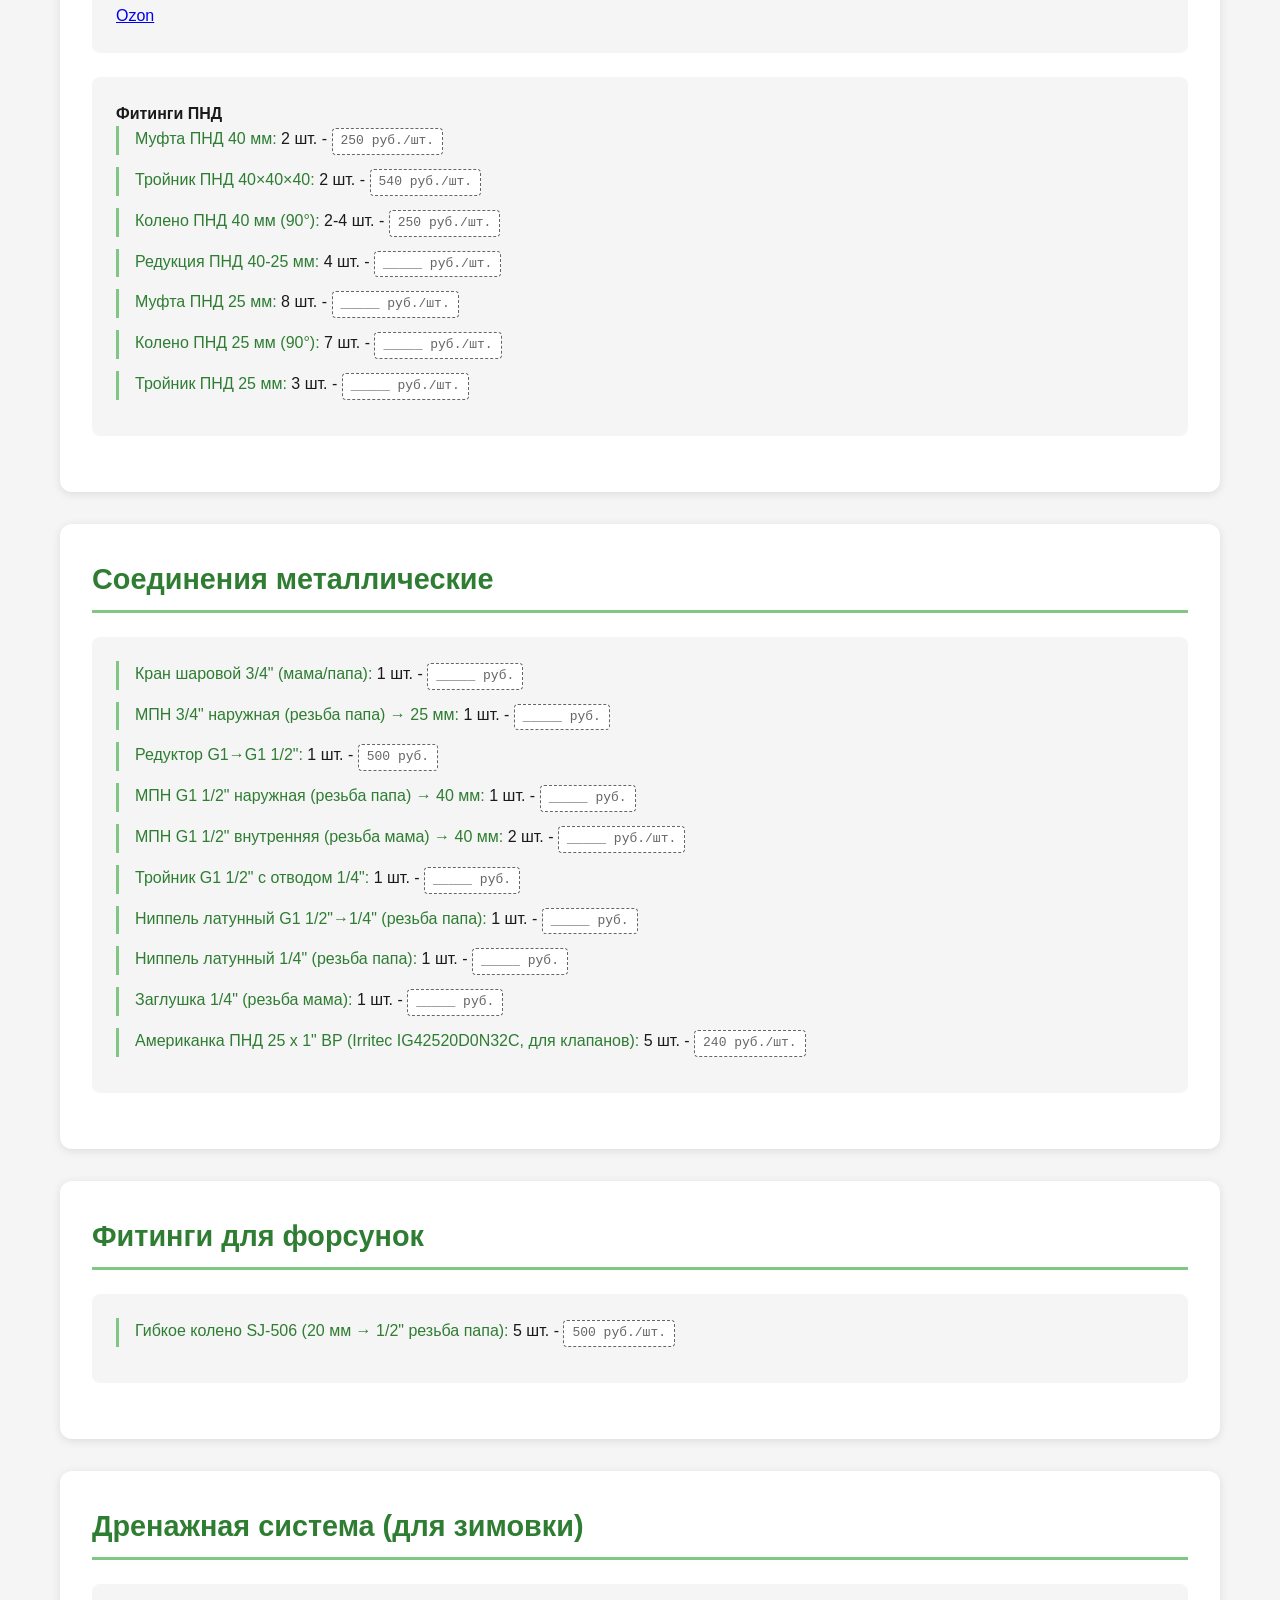
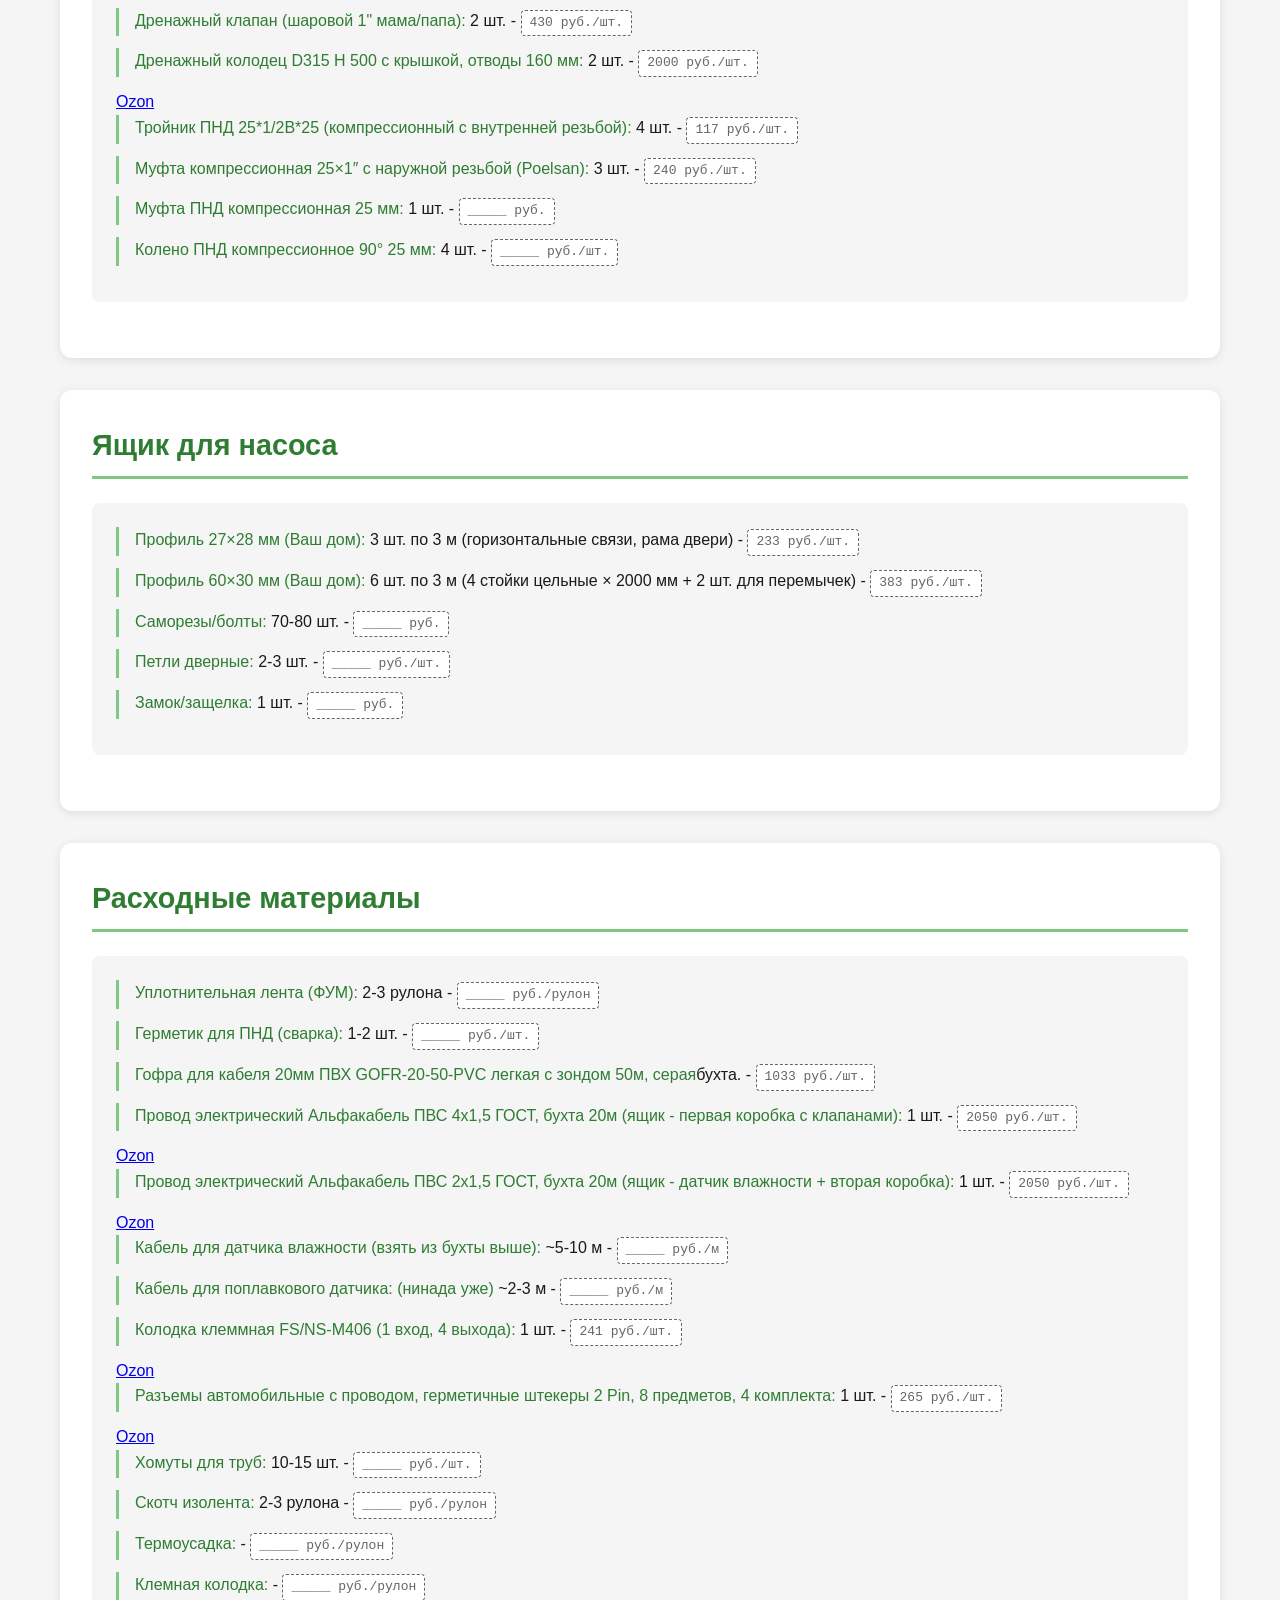
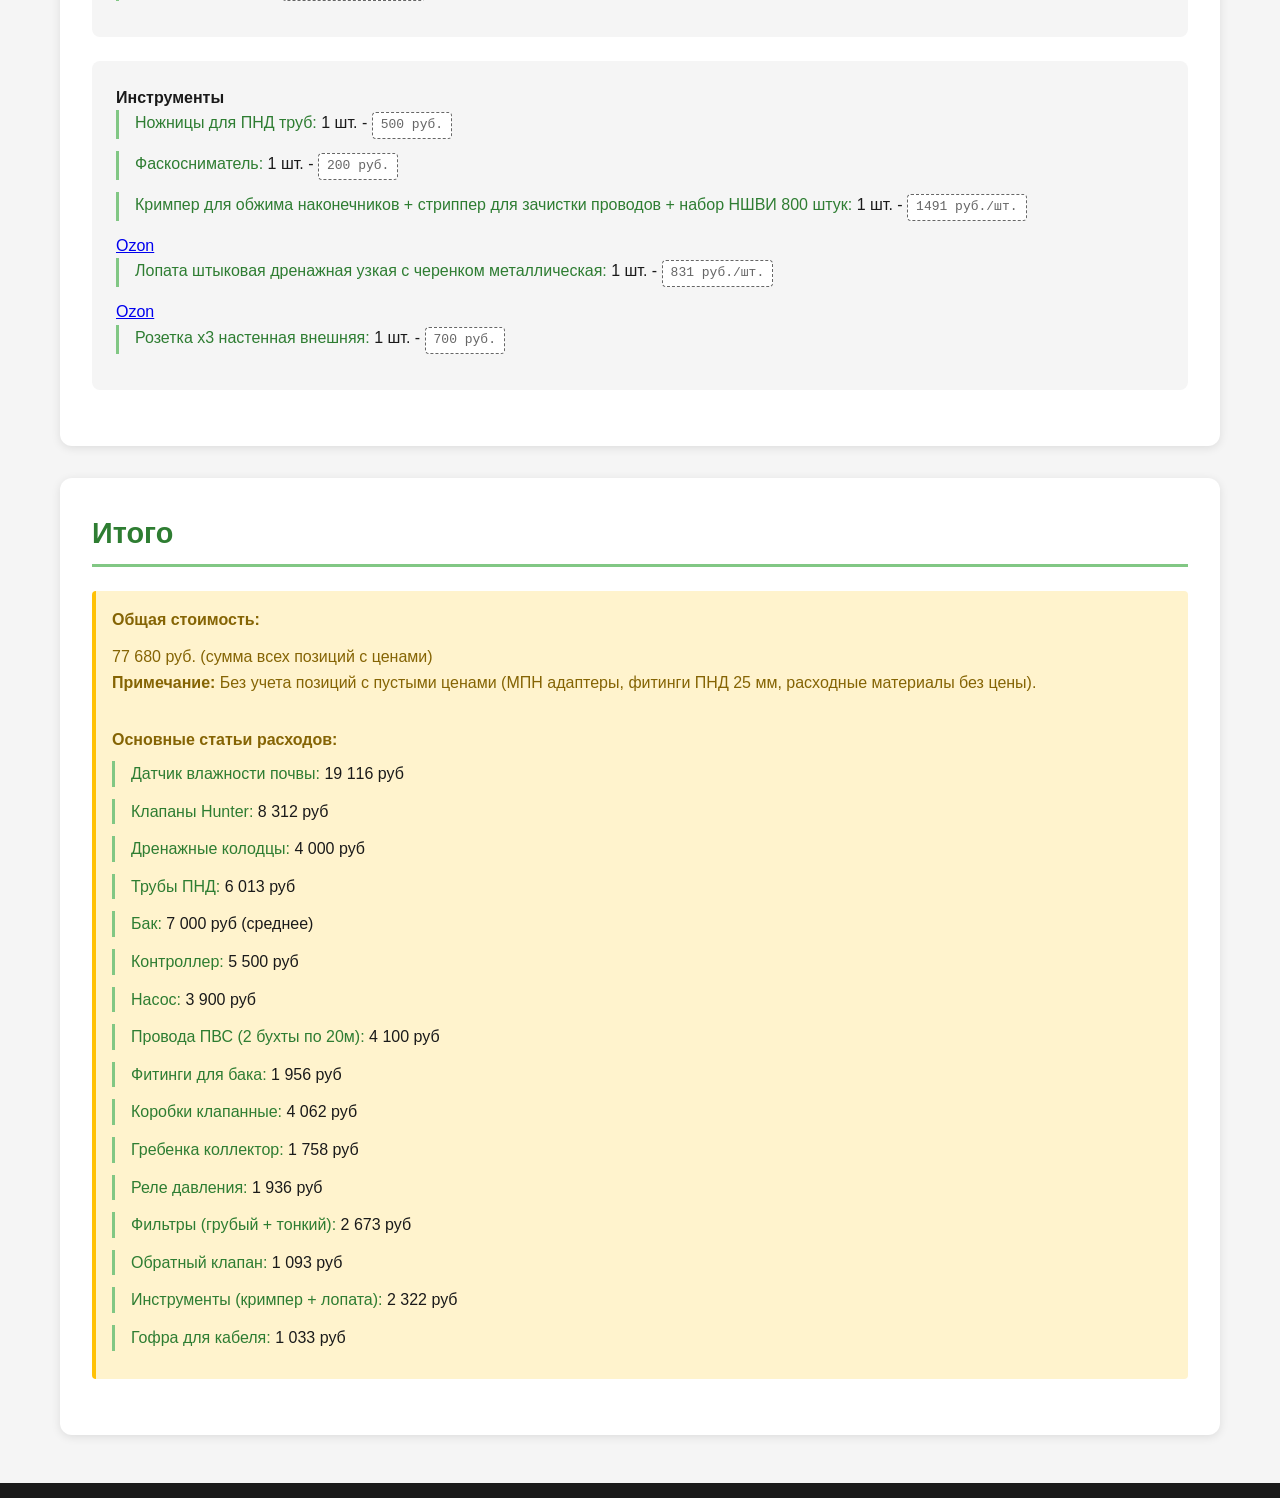
<file: estimate.html>
<!DOCTYPE html>
<html lang="ru">
<head>
    <meta charset="UTF-8">
    <meta name="viewport" content="width=device-width, initial-scale=1.0">
    <title>Смета проекта</title>
    <link rel="stylesheet" href="styles.css">
</head>
<body>
    <nav class="nav">
        <div class="nav__container container">
            <a href="index.html" class="nav__logo">🌿 Автополив</a>
            <ul class="nav__links">
                <li><a href="index.html" class="nav__link">Главная</a></li>
                <li><a href="irrigation_project.html" class="nav__link">Проект</a></li>
                <li><a href="equipment_connection_scheme.html" class="nav__link">Схема</a></li>
                <li><a href="sprinkler_plan.html" class="nav__link">План</a></li>
                <li><a href="pump_box_design.html" class="nav__link">Ящик</a></li>
                <li><a href="pnd_fittings_specification.html" class="nav__link">Фитинги</a></li>
                <li><a href="estimate.html" class="nav__link">Смета</a></li>
                <li><a href="estimate_ai.html" class="nav__link">Смета (ИИ)</a></li>
            </ul>
        </div>
    </nav>

    <div class="hero">
        <div class="container">
            <h1 class="hero__title">Смета проекта автополива</h1>
            <p class="hero__description">Расчет стоимости оборудования и материалов</p>
        </div>
    </div>

    <div class="container">
        <div class="section">
            <h2 class="section__title">Оборудование</h2>

            <div class="specs">
                <h4>Контроллер</h4>
                <ul class="specs__list">
                    <li class="specs__list-item"><span class="specs__list-item--highlight">Hunter ELC-401i-E (4 станции):</span> 1 шт. - <span class="estimate__price">5500 руб.</span></li>
                    <li><a href="https://www.ozon.ru/product/pult-upravleniya-polivom-hunter-elc-401ie-kontroller-dlya-avtopoliva-gazona-4-zony-1380377929/?at=lRt635rWLiVNrqBPs2Y0jyPfLYP8ooUVREV9CpYAAXj">Ozon</a></li>
                </ul>
            </div>

            <div class="specs">
                <h4>Насос</h4>
                <ul class="specs__list">
                    <li class="specs__list-item"><span class="specs__list-item--highlight">Вихрь ПН-650 (0.65 кВт, 55 л/мин, вход/выход G1 мама/папа):</span> 1 шт. - <span class="estimate__price">3900 руб.</span></li>
                    <li><a href="https://www.ozon.ru/product/nasos-dlya-vody-poverhnostnyy-3300-l-chas-650vt-vihr-pn-650-363803933/?at=oZt61LnAki3OEgZ6TjoYj5PCXpgAzQF7oAWY9t5lgqYN">Ozon</a></li>
                </ul>
            </div>

            <div class="specs">
                <h4>Фильтры</h4>
                <ul class="specs__list">
                    <li class="specs__list-item"><span class="specs__list-item--highlight">Фильтр грубой очистки (500 мкм, G1 мама/папа):</span> 1 шт. - <span class="estimate__price">1302/2 шт. комплект</span></li>
                    <li><a href="https://www.ozon.ru/product/filtr-gruboy-ochistki-vody-1-kosoy-vnutrennyaya-naruzhnaya-rezba-2-sht-2717305448/?at=qQtJx8POvclMgKJOsXmYR8xs9pmz0xtDqR8JAUGX0rZj">Ozon</a></li>
                    <li class="specs__list-item"><span class="specs__list-item--highlight">Фильтр тонкой очистки (130 мкм, 1 1/2" папа/папа):</span> 1 шт. - <span class="estimate__price">1371 руб.</span></li>
                    <li><a href="https://www.ozon.ru/product/filtr-dlya-vody-diskovyy-1-1-2-900ml-1967363407/?at=RltypvkrXIRzm8zmIAP8Dm0t7ZvPBGU2y2MA6cqPWrWv">Ozon</a></li>
                </ul>
            </div>

            <div class="specs">
                <h4>Клапаны</h4>
                <ul class="specs__list">
                    <li class="specs__list-item"><span class="specs__list-item--highlight">Электромагнитные клапаны Hunter PGV-100-MM-B (1" папа/папа):</span> 4 шт. - <span class="estimate__price">2078 руб./шт.</span></li>
                    <li><a href="https://www.ozon.ru/product/klapan-elektromagnitnyy-hunter-pgv-100-mm-b-1740620976/?at=z6tOyMpRzcM64OwYh0gVW9QF2orM2qhqANKprc6KrMlY">Ozon</a></li>
                    <li class="specs__list-item"><span class="specs__list-item--highlight">Обратный клапан (1 1/2" мама/мама):</span> 1 шт. - <span class="estimate__price">1093 руб.</span></li>
                    <li><a href="https://www.ozon.ru/product/lepestkovyy-obratnyy-klapan-1-1-2-tim-jh-1014c-1731493843/?at=46tRnBQJxhyYKo0pTmWLkErCymnnm6FNr6rD5tw307n8">Ozon</a></li>
                </ul>
            </div>

            <div class="specs">
                <h4>Распределительные коробки</h4>
                <ul class="specs__list">
                    <li class="specs__list-item"><span class="specs__list-item--highlight">Гребенка/коллектор для ПНД труб 1" внутренняя резьба на 3 клапана Irritec:</span> 1 шт. - <span class="estimate__price">1758 руб.</span></li>
                    <li><a href="https://www.ozon.ru/product/grebenka-kollektor-dlya-pnd-trub-1-vnutrennyaya-rezba-na-3-klapana-irritec-1422461310/?__rr=1&at=A6tGPN395c0Mmq56SxGnvW5f2mG4K9H8EQGNvtMOmWjq">Ozon</a></li>
                    <li class="specs__list-item"><span class="specs__list-item--highlight">Короб Стандарт (Standart) Irritec IGPCZ2000N04R (3 клапана для газона):</span> 1 шт. - <span class="estimate__price">3317 руб.</span></li>
                    <li><a href="https://www.ozon.ru/product/korob-standart-standart-irritec-igpcz2000n04r-1740622047/?at=OgtEgpNg0FNo2Z8EC6mg1PrTJmj5O6SVmBVKEsk5VA9Z">Ozon</a></li>
                    <li class="specs__list-item"><span class="specs__list-item--highlight">Короб клапанный Irritec Мини Италия (1 клапан для грядок):</span> 1 шт. - <span class="estimate__price">745 руб.</span></li>
                    <li><a href="https://www.ozon.ru/product/korob-klapannyy-irritec-mini-italiya-2936374799/?at=mqtk7jp7AFEoy5VDuRgw6RYIq2kQoiGYm1jGTzB8GyQ">Ozon</a></li>
                </ul>
            </div>

            <div class="specs">
                <h4>Датчики и реле</h4>
                <ul class="specs__list">
                    <li class="specs__list-item"><span class="specs__list-item--highlight">Реле давления воды электронное PS-07A G1/2" (папа):</span> 1 шт. - <span class="estimate__price">1936 руб.</span></li>
                    <li><a href="https://www.ozon.ru/product/rele-davleniya-vody-elektronnoe-ps-07a-g1-2-1716989462/?at=28t04pV4RfmLqpJ3fpNmBKzSEyNGKYhzZpO31UGRRWpY">Ozon</a></li>
                    <li class="specs__list-item"><span class="specs__list-item--highlight">Манометр радиальный TIM, корпус 50 мм, диапазон 0-6 бар, подключение 1/4 Y-50-6 (1/4" папа):</span> 1 шт. - <span class="estimate__price">217 руб.</span></li>
                    <li><a href="https://www.ozon.ru/product/manometr-radialnyy-tim-korpus-50-mm-diapazon-0-6-bar-podklyuchenie-1-4-y-50-6-1436203271/?at=GRt2P1BP0cY5qWgzuQ6lV5QhR7yzG4TYMMAp3t45VZZo">Ozon</a></li>
                    <li class="specs__list-item"><span class="specs__list-item--highlight">Датчик влажности почвы:</span> 1 шт. - <span class="estimate__price">19116 руб.</span></li>
                    <li><a href="https://www.ozon.ru/product/datchik-vlazhnosti-pochvy-soil-clik-hunter-1164778649/?at=gpt4jAqjmhXNJoPvU0z35ZmsJGXjJZhyL4Ljvh2MMxmZ">Ozon</a></li>
                </ul>
            </div>

            <div class="specs">
                <h4>Форсунки</h4>
                <ul class="specs__list">
                    <li class="specs__list-item"><span class="specs__list-item--highlight">MP1000 (1 шт., Марoon/Бордовый):</span> 1 шт. - <span class="estimate__price">972 руб.</span></li>
                    <li><a href="https://www.ozon.ru/product/soplo-mp-rotator-1000-90-210-radius-2-6-4-5m-hunter-forsunka-rotator-dlya-poliva-gazona-1989560516/?at=28t04pV4Rfx03gNgfgzg788ig88WAruN023gksoN8rV3">Ozon</a></li>
                    <li class="specs__list-item"><span class="specs__list-item--highlight">MP2000 (2 шт., Black/Черный):</span> 2 шт. - <span class="estimate__price">972 руб./шт.</span></li>
                    <li><a href="https://www.ozon.ru/product/soplo-mp-rotator-2000-90-210-radius-ot-4-0-6-4m-hunter-1990460435/?at=pZtpJn9JvT24mr4ztVYLEY1s6M29DtYnVo4QuolPwO4">Ozon</a></li>
                    <li class="specs__list-item"><span class="specs__list-item--highlight">Комплект: сопло полосовое Hunter SS-530 (R:1,5 м, сектор: прямоугольник 1,5м x 9,1м) - 2 шт., SS-530-2:</span> 1 шт. - <span class="estimate__price">544 руб./шт.</span></li>
                    <li><a href="https://www.ozon.ru/product/komplekt-soplo-polosovoe-hunter-ss-530-r-1-5-m-sektor-pryamougolnik-1-5m-x-9-1m-2-sht-ss-530-2-2082644127/?at=08tY9Gk9McnNyBx9Iy1r08EsoD34DwTrwnGvKikG6QPO">Ozon</a></li>
                    <li class="specs__list-item"><span class="specs__list-item--highlight">Корпуса форсунок Hunter PROS-06 (6", 5 шт.):</span> 5 шт. - <span class="estimate__price">1076 руб./шт.</span></li>
                    <li><a href="https://www.ozon.ru/product/sprinkler-dozhdevatel-hunter-pros-06-bez-sopla-dlya-poliva-gazona-1740621179/?at=oZt61rD1Bhoj2MR5UVvMGGJUjYlj2VhVVEvxof5Qor3D">Ozon</a></li>
                </ul>
            </div>

            <div class="specs">
                <h4>Бак</h4>
                <ul class="specs__list">
                    <li class="specs__list-item"><span class="specs__list-item--highlight">Бак 500-750 л:</span> 1 шт. - <span class="estimate__price">6000(500 л)-8000(750л) руб.</span></li>
                    <li class="specs__list-item"><span class="specs__list-item--highlight">Поплавковый клапан: (папа 1/2")</span> 1 шт. - <span class="estimate__price">445 руб.</span></li>
                    <li><a href="https://www.ozon.ru/product/poplavkovyy-klapan-dlya-bochek-emkostey-bachkov-unitaza-fl1-pryamoy-1-2-281263724/?at=Eqtkz3lzgF2kpBX4Tgm4W0ytopnAQ2cE1Jp00u96ZR6A">Ozon</a></li>
                    <li class="specs__list-item"><span class="specs__list-item--highlight">Отвод d 25х1/2 с внутренней резьбой ПНД POELSAN синий</span> 1 шт. - <span class="estimate__price">265 руб.</span></li>
                    <li><a href="https://www.ozon.ru/product/otvod-d-25h1-2-s-vnutrenney-rezboy-pnd-poelsan-siniy-942897689/?at=x6tPg167jUBYvPjocWrDEyDuw6BAoEIvRl13ZImODRyN">Ozon</a></li>
                    <li class="specs__list-item"><span class="specs__list-item--highlight">Контргайка 1/2", с ребордой, внутренняя резьба, 2 шт</span> 1 шт. - <span class="estimate__price">140 руб.</span></li>
                    <li><a href="https://www.ozon.ru/product/kontrgayka-1-2-s-rebordoy-vnutrennyaya-rezba-2-sht-1508762795/?at=WPtNQ57M8sPDno78hWML7k1sP9q0VRikPZBOXsq9KVpE">Ozon</a></li>
                    <li class="specs__list-item"><span class="specs__list-item--highlight">Врезка для бочки 1 SDF5</span> 1 шт. - <span class="estimate__price">443 руб.</span></li>
                    <li><a href="https://www.ozon.ru/product/vrezka-dlya-bochki-1-sdf5-1930410292/?at=Rltypv9MXsXDvorrCDL6zJNFmkwpzqc9klJmlIzDM8mn">Ozon</a></li>
                    <li class="specs__list-item"><span class="specs__list-item--highlight">Кран шаровый латунный DN25 (1") (мама в бак, папа на выход) стандартный проход ВР/НР, ручка-бабочка, PN16 / Код 6116</span> 1 шт. - <span class="estimate__price">442 руб.</span></li>
                    <li><a href="https://www.ozon.ru/product/kran-sharovyy-latunnyy-dn25-1-standartnyy-prohod-vr-nr-ruchka-babochka-pn16-kod-6116-3457245097/?at=QktJKkG2LcwxqJWSJ6RDkwfnplJ6RUoEqAW5S9GA7Q1">Ozon</a></li>
                    <li class="specs__list-item"><span class="specs__list-item--highlight">Муфта для ПНД труб 25х1" ВР с накидной гайкой (американка) irritec (от бака с краном и подвод к насосу)</span> 2 шт. - <span class="estimate__price">242 руб.</span></li>
                    <li><a href="https://www.ozon.ru/product/mufta-dlya-pnd-trub-25h1-vr-s-nakidnoy-gaykoy-amerikanka-irritec-3451342575/?at=PjtJ2KYjnc8xV02Nf9DWQvzsqBA1XxTZow7w9CE0my9P">Ozon</a></li>
                    <li class="specs__list-item"><span class="specs__list-item--highlight">Ниппель 1 сантехнический для трубы, наружная резьба (подключение ПНД к насосу)</span> 1 шт. - <span class="estimate__price">182 руб.</span></li>
                    <li><a href="https://www.ozon.ru/product/nippel-1-santehnicheskiy-dlya-truby-naruzhnaya-rezba-dmz-latun1-sht-3408463944/?at=VvtzExrW8COk1yYjIq8OKD1cL6Kyk5h4M1BwPhoR2A1q">Ozon</a></li>
                    <li class="specs__list-item"><span class="specs__list-item--highlight">Поплавковый датчик уровня: (не нужен, в РДЭ и насосе есть защита от сухого хода)</span> 1 шт. - <span class="estimate__price">_____ руб.</span></li>
                </ul>
            </div>
        </div>

        <div class="section">
            <h2 class="section__title">Трубы и фитинги ПНД</h2>

            <div class="specs">
                <h4>Трубы</h4>
                <ul class="specs__list">
                    <li class="specs__list-item"><span class="specs__list-item--highlight">Труба ПНД 40 мм:</span> 40 м - <span class="estimate__price">3424 руб./бухта</span></li>
                    <li><a href="https://www.ozon.ru/product/truba-pnd-40mm-h-3mm-40-metrov-vodoprovodnaya-sobstvennoe-proizvodstvo-gost-3276981408/">Ozon</a></li>
                    <li class="specs__list-item"><span class="specs__list-item--highlight">Труба ПНД 25 мм:</span> 50 м - <span class="estimate__price">2589 руб./бухта</span></li>
                    <li><a href="https://www.ozon.ru/product/truba-pnd-25x2-0-mm-buhta-50-metrov-pitevaya-vodoprovodnaya-rtp-902720876/?at=nRtr17X1KhZjvmwKU02PkZAtwwv79Jt1m5A2jiYjVR34">Ozon</a></li>
                </ul>
            </div>

            <div class="specs">
                <h4>Фитинги ПНД</h4>
                <ul class="specs__list">
                    <li class="specs__list-item"><span class="specs__list-item--highlight">Муфта ПНД 40 мм:</span> 2 шт. - <span class="estimate__price">250 руб./шт.</span></li>
                    <li class="specs__list-item"><span class="specs__list-item--highlight">Тройник ПНД 40×40×40:</span> 2 шт. - <span class="estimate__price">540 руб./шт.</span></li>
                    <li class="specs__list-item"><span class="specs__list-item--highlight">Колено ПНД 40 мм (90°):</span> 2-4 шт. - <span class="estimate__price">250 руб./шт.</span></li>
                    <li class="specs__list-item"><span class="specs__list-item--highlight">Редукция ПНД 40-25 мм:</span> 4 шт. - <span class="estimate__price">_____ руб./шт.</span></li>
                    <li class="specs__list-item"><span class="specs__list-item--highlight">Муфта ПНД 25 мм:</span> 8 шт. - <span class="estimate__price">_____ руб./шт.</span></li>
                    <li class="specs__list-item"><span class="specs__list-item--highlight">Колено ПНД 25 мм (90°):</span> 7 шт. - <span class="estimate__price">_____ руб./шт.</span></li>
                    <li class="specs__list-item"><span class="specs__list-item--highlight">Тройник ПНД 25 мм:</span> 3 шт. - <span class="estimate__price">_____ руб./шт.</span></li>
                </ul>
            </div>
        </div>

        <div class="section">
            <h2 class="section__title">Соединения металлические</h2>

            <div class="specs">
                <ul class="specs__list">
                    <li class="specs__list-item"><span class="specs__list-item--highlight">Кран шаровой 3/4" (мама/папа):</span> 1 шт. - <span class="estimate__price">_____ руб.</span></li>
                    <li class="specs__list-item"><span class="specs__list-item--highlight">МПН 3/4" наружная (резьба папа) → 25 мм:</span> 1 шт. - <span class="estimate__price">_____ руб.</span></li>
                    <li class="specs__list-item"><span class="specs__list-item--highlight">Редуктор G1→G1 1/2":</span> 1 шт. - <span class="estimate__price">500 руб.</span></li>
                    <li class="specs__list-item"><span class="specs__list-item--highlight">МПН G1 1/2" наружная (резьба папа) → 40 мм:</span> 1 шт. - <span class="estimate__price">_____ руб.</span></li>
                    <li class="specs__list-item"><span class="specs__list-item--highlight">МПН G1 1/2" внутренняя (резьба мама) → 40 мм:</span> 2 шт. - <span class="estimate__price">_____ руб./шт.</span></li>
                    <li class="specs__list-item"><span class="specs__list-item--highlight">Тройник G1 1/2" с отводом 1/4":</span> 1 шт. - <span class="estimate__price">_____ руб.</span></li>
                    <li class="specs__list-item"><span class="specs__list-item--highlight">Ниппель латунный G1 1/2"→1/4" (резьба папа):</span> 1 шт. - <span class="estimate__price">_____ руб.</span></li>
                    <li class="specs__list-item"><span class="specs__list-item--highlight">Ниппель латунный 1/4" (резьба папа):</span> 1 шт. - <span class="estimate__price">_____ руб.</span></li>
                    <li class="specs__list-item"><span class="specs__list-item--highlight">Заглушка 1/4" (резьба мама):</span> 1 шт. - <span class="estimate__price">_____ руб.</span></li>
                    <li class="specs__list-item"><span class="specs__list-item--highlight">Американка ПНД 25 x 1" ВР (Irritec IG42520D0N32C, для клапанов):</span> 5 шт. - <span class="estimate__price">240 руб./шт.</span></li>
                </ul>
            </div>
        </div>

        <div class="section">
            <h2 class="section__title">Фитинги для форсунок</h2>

            <div class="specs">
                <ul class="specs__list">
                    <li class="specs__list-item"><span class="specs__list-item--highlight">Гибкое колено SJ-506 (20 мм → 1/2" резьба папа):</span> 5 шт. - <span class="estimate__price">500 руб./шт.</span></li>
                </ul>
            </div>
        </div>

        <div class="section">
            <h2 class="section__title">Дренажная система (для зимовки)</h2>

            <div class="specs">
                <ul class="specs__list">
                    <li class="specs__list-item"><span class="specs__list-item--highlight">Дренажный клапан (шаровой 1" мама/папа):</span> 2 шт. - <span class="estimate__price">430 руб./шт.</span></li>
                    <li class="specs__list-item"><span class="specs__list-item--highlight">Дренажный колодец D315 H 500 с крышкой, отводы 160 мм:</span> 2 шт. - <span class="estimate__price">2000 руб./шт.</span></li>
                    <li><a href="https://www.ozon.ru/product/kolodets-315-mm-bez-dna-vysotoy-0-5-m-plastikovyy-drenazhnyy-3076236658/?at=LZtlgRYypiADBmpmfXVW0jYc45Z8mgSO8wDZ7Fv985PZ">Ozon</a></li>
                    <li class="specs__list-item"><span class="specs__list-item--highlight">Тройник ПНД 25*1/2В*25 (компрессионный с внутренней резьбой):</span> 4 шт. - <span class="estimate__price">117 руб./шт.</span></li>
                    <li class="specs__list-item"><span class="specs__list-item--highlight">Муфта компрессионная 25×1″ с наружной резьбой (Poelsan):</span> 3 шт. - <span class="estimate__price">240 руб./шт.</span></li>
                    <li class="specs__list-item"><span class="specs__list-item--highlight">Муфта ПНД компрессионная 25 мм:</span> 1 шт. - <span class="estimate__price">_____ руб.</span></li>
                    <li class="specs__list-item"><span class="specs__list-item--highlight">Колено ПНД компрессионное 90° 25 мм:</span> 4 шт. - <span class="estimate__price">_____ руб./шт.</span></li>
                </ul>
            </div>
        </div>

        <div class="section">
            <h2 class="section__title">Ящик для насоса</h2>

            <div class="specs">
                <ul class="specs__list">
                    <li class="specs__list-item"><span class="specs__list-item--highlight">Профиль 27×28 мм (Ваш дом):</span> 3 шт. по 3 м (горизонтальные связи, рама двери) - <span class="estimate__price">233 руб./шт.</span></li>
                    <li class="specs__list-item"><span class="specs__list-item--highlight">Профиль 60×30 мм (Ваш дом):</span> 6 шт. по 3 м (4 стойки цельные × 2000 мм + 2 шт. для перемычек) - <span class="estimate__price">383 руб./шт.</span></li>
                    <li class="specs__list-item"><span class="specs__list-item--highlight">Саморезы/болты:</span> 70-80 шт. - <span class="estimate__price">_____ руб.</span></li>
                    <li class="specs__list-item"><span class="specs__list-item--highlight">Петли дверные:</span> 2-3 шт. - <span class="estimate__price">_____ руб./шт.</span></li>
                    <li class="specs__list-item"><span class="specs__list-item--highlight">Замок/защелка:</span> 1 шт. - <span class="estimate__price">_____ руб.</span></li>
                </ul>
            </div>
        </div>

        <div class="section">
            <h2 class="section__title">Расходные материалы</h2>

            <div class="specs">
                <ul class="specs__list">
                    <li class="specs__list-item"><span class="specs__list-item--highlight">Уплотнительная лента (ФУМ):</span> 2-3 рулона - <span class="estimate__price">_____ руб./рулон</span></li>
                    <li class="specs__list-item"><span class="specs__list-item--highlight">Герметик для ПНД (сварка):</span> 1-2 шт. - <span class="estimate__price">_____ руб./шт.</span></li>
                    <li class="specs__list-item"><span class="specs__list-item--highlight">Гофра для кабеля 20мм ПВХ GOFR-20-50-PVС легкая с зондом 50м, серая</span>бухта. - <span class="estimate__price">1033 руб./шт.</span></li>
                    <li class="specs__list-item"><span class="specs__list-item--highlight">Провод электрический Альфакабель ПВС 4х1,5 ГОСТ, бухта 20м (ящик - первая коробка с клапанами):</span> 1 шт. - <span class="estimate__price">2050 руб./шт.</span></li>
                    <li><a href="https://www.ozon.ru/product/provod-elektricheskiy-alfakabel-pvs-4h1-5-gost-buhta-20m-1589095734/?at=57twz08D1c35BpoLTPyAoQ3IpZZvgztYAAVK9Fx4LxD3&from_sku=1589080303&oos_search=false">Ozon</a></li>
                    <li class="specs__list-item"><span class="specs__list-item--highlight">Провод электрический Альфакабель ПВС 2х1,5 ГОСТ, бухта 20м (ящик - датчик влажности + вторая коробка):</span> 1 шт. - <span class="estimate__price">2050 руб./шт.</span></li>
                    <li><a href="https://www.ozon.ru/product/provod-elektricheskiy-alfakabel-pvs-2h1-5-gost-buhta-20m-1589037656/?at=57twz08D1c35BpoLTPyAoQ3IpZZvgztYAAVK9Fx4LxD3&from_sku=1589080303&oos_search=false">Ozon</a></li>
                    <li class="specs__list-item"><span class="specs__list-item--highlight">Кабель для датчика влажности (взять из бухты выше):</span> ~5-10 м - <span class="estimate__price">_____ руб./м</span></li>
                    <li class="specs__list-item"><span class="specs__list-item--highlight">Кабель для поплавкового датчика: (нинада уже)</span> ~2-3 м - <span class="estimate__price">_____ руб./м</span></li>
                    <li class="specs__list-item"><span class="specs__list-item--highlight">Колодка клеммная FS/NS-M406 (1 вход, 4 выхода):</span> 1 шт. - <span class="estimate__price">241 руб./шт.</span></li>
                    <li><a href="https://www.ozon.ru/product/kolodka-klemmnaya-fs-ns-m406-2-sht-1930633976/?at=QktJK6VyLcwLqroyTro9XMYFnAEKWzCoPqD4rHoX0VMO&from_sku=1930633976&oos_search=false">Ozon</a></li>
                    <li class="specs__list-item"><span class="specs__list-item--highlight">Разъемы автомобильные с проводом, герметичные штекеры 2 Pin, 8 предметов, 4 комплекта:</span> 1 шт. - <span class="estimate__price">265 руб./шт.</span></li>
                    <li><a href="https://www.ozon.ru/product/razemy-avtomobilnye-s-provodom-germetichnye-shtekery-2-pin-8-predmetov-4-komplekta-1586032896/?at=VvtzElBR8H1AN3PPhXkXGm8sV38YpDTlkLXZ5uAvVQow&from_sku=1586032896&oos_search=false">Ozon</a></li>
                    <li class="specs__list-item"><span class="specs__list-item--highlight">Хомуты для труб:</span> 10-15 шт. - <span class="estimate__price">_____ руб./шт.</span></li>
                    <li class="specs__list-item"><span class="specs__list-item--highlight">Скотч изолента:</span> 2-3 рулона - <span class="estimate__price">_____ руб./рулон</span></li>
                    <li class="specs__list-item"><span class="specs__list-item--highlight">Термоусадка:</span> - <span class="estimate__price">_____ руб./рулон</span></li>
                    <li class="specs__list-item"><span class="specs__list-item--highlight">Клемная колодка:</span> - <span class="estimate__price">_____ руб./рулон</span></li>
                </ul>
            </div>

            <div class="specs">
                <h4>Инструменты</h4>
                <ul class="specs__list">
                    <li class="specs__list-item"><span class="specs__list-item--highlight">Ножницы для ПНД труб:</span> 1 шт. - <span class="estimate__price">500 руб.</span></li>
                    <li class="specs__list-item"><span class="specs__list-item--highlight">Фаскосниматель:</span> 1 шт. - <span class="estimate__price">200 руб.</span></li>
                    <li class="specs__list-item"><span class="specs__list-item--highlight">Кримпер для обжима наконечников + стриппер для зачистки проводов + набор НШВИ 800 штук:</span> 1 шт. - <span class="estimate__price">1491 руб./шт.</span></li>
                    <li><a href="https://www.ozon.ru/product/krimper-dlya-obzhima-nakonechnikov-stripper-dlya-zachistki-provodov-nabor-nshvi-800-shtuk-2090626055/?at=Z8tXwMvpYCk5P4nGiPJNjZJf8xXJAmH7kPjVLC0ol9EM">Ozon</a></li>
                    <li class="specs__list-item"><span class="specs__list-item--highlight">Лопата штыковая дренажная узкая с черенком металлическая:</span> 1 шт. - <span class="estimate__price">831 руб./шт.</span></li>
                    <li><a href="https://www.ozon.ru/product/lopata-shtykovaya-drenazhnaya-uzkaya-s-cherenkom-metallicheskaya-341629053/?at=99tr6mnpjtRg1QmWhr05Y0ZcMQkLLjs3x8Y6YIJ04JnO">Ozon</a></li>
                    <li class="specs__list-item"><span class="specs__list-item--highlight">Розетка x3 настенная внешняя:</span> 1 шт. - <span class="estimate__price">700 руб.</span></li>

                </ul>
            </div>
        </div>

        <div class="section">
            <h2 class="section__title">Итого</h2>
            <div class="important">
                <h4 class="important__title">Общая стоимость:</h4>
                <p class="important__text">77 680 руб. (сумма всех позиций с ценами)</p>
                <p class="important__text"><strong>Примечание:</strong> Без учета позиций с пустыми ценами (МПН адаптеры, фитинги ПНД 25 мм, расходные материалы без цены).</p>

                <h4 class="important__title">Основные статьи расходов:</h4>
                <ul class="specs__list">
                    <li class="specs__list-item"><span class="specs__list-item--highlight">Датчик влажности почвы:</span> 19 116 руб</li>
                    <li class="specs__list-item"><span class="specs__list-item--highlight">Клапаны Hunter:</span> 8 312 руб</li>
                    <li class="specs__list-item"><span class="specs__list-item--highlight">Дренажные колодцы:</span> 4 000 руб</li>
                    <li class="specs__list-item"><span class="specs__list-item--highlight">Трубы ПНД:</span> 6 013 руб</li>
                    <li class="specs__list-item"><span class="specs__list-item--highlight">Бак:</span> 7 000 руб (среднее)</li>
                    <li class="specs__list-item"><span class="specs__list-item--highlight">Контроллер:</span> 5 500 руб</li>
                    <li class="specs__list-item"><span class="specs__list-item--highlight">Насос:</span> 3 900 руб</li>
                    <li class="specs__list-item"><span class="specs__list-item--highlight">Провода ПВС (2 бухты по 20м):</span> 4 100 руб</li>
                    <li class="specs__list-item"><span class="specs__list-item--highlight">Фитинги для бака:</span> 1 956 руб</li>
                    <li class="specs__list-item"><span class="specs__list-item--highlight">Коробки клапанные:</span> 4 062 руб</li>
                    <li class="specs__list-item"><span class="specs__list-item--highlight">Гребенка коллектор:</span> 1 758 руб</li>
                    <li class="specs__list-item"><span class="specs__list-item--highlight">Реле давления:</span> 1 936 руб</li>
                    <li class="specs__list-item"><span class="specs__list-item--highlight">Фильтры (грубый + тонкий):</span> 2 673 руб</li>
                    <li class="specs__list-item"><span class="specs__list-item--highlight">Обратный клапан:</span> 1 093 руб</li>
                    <li class="specs__list-item"><span class="specs__list-item--highlight">Инструменты (кримпер + лопата):</span> 2 322 руб</li>
                    <li class="specs__list-item"><span class="specs__list-item--highlight">Гофра для кабеля:</span> 1 033 руб</li>
                </ul>
            </div>
        </div>
    </div>

    <footer class="footer">
        <div class="container">
            <p class="footer__text">© 2026 Система автополива. Все права защищены.</p>
        </div>
    </footer>
</body>
</html>
</file>
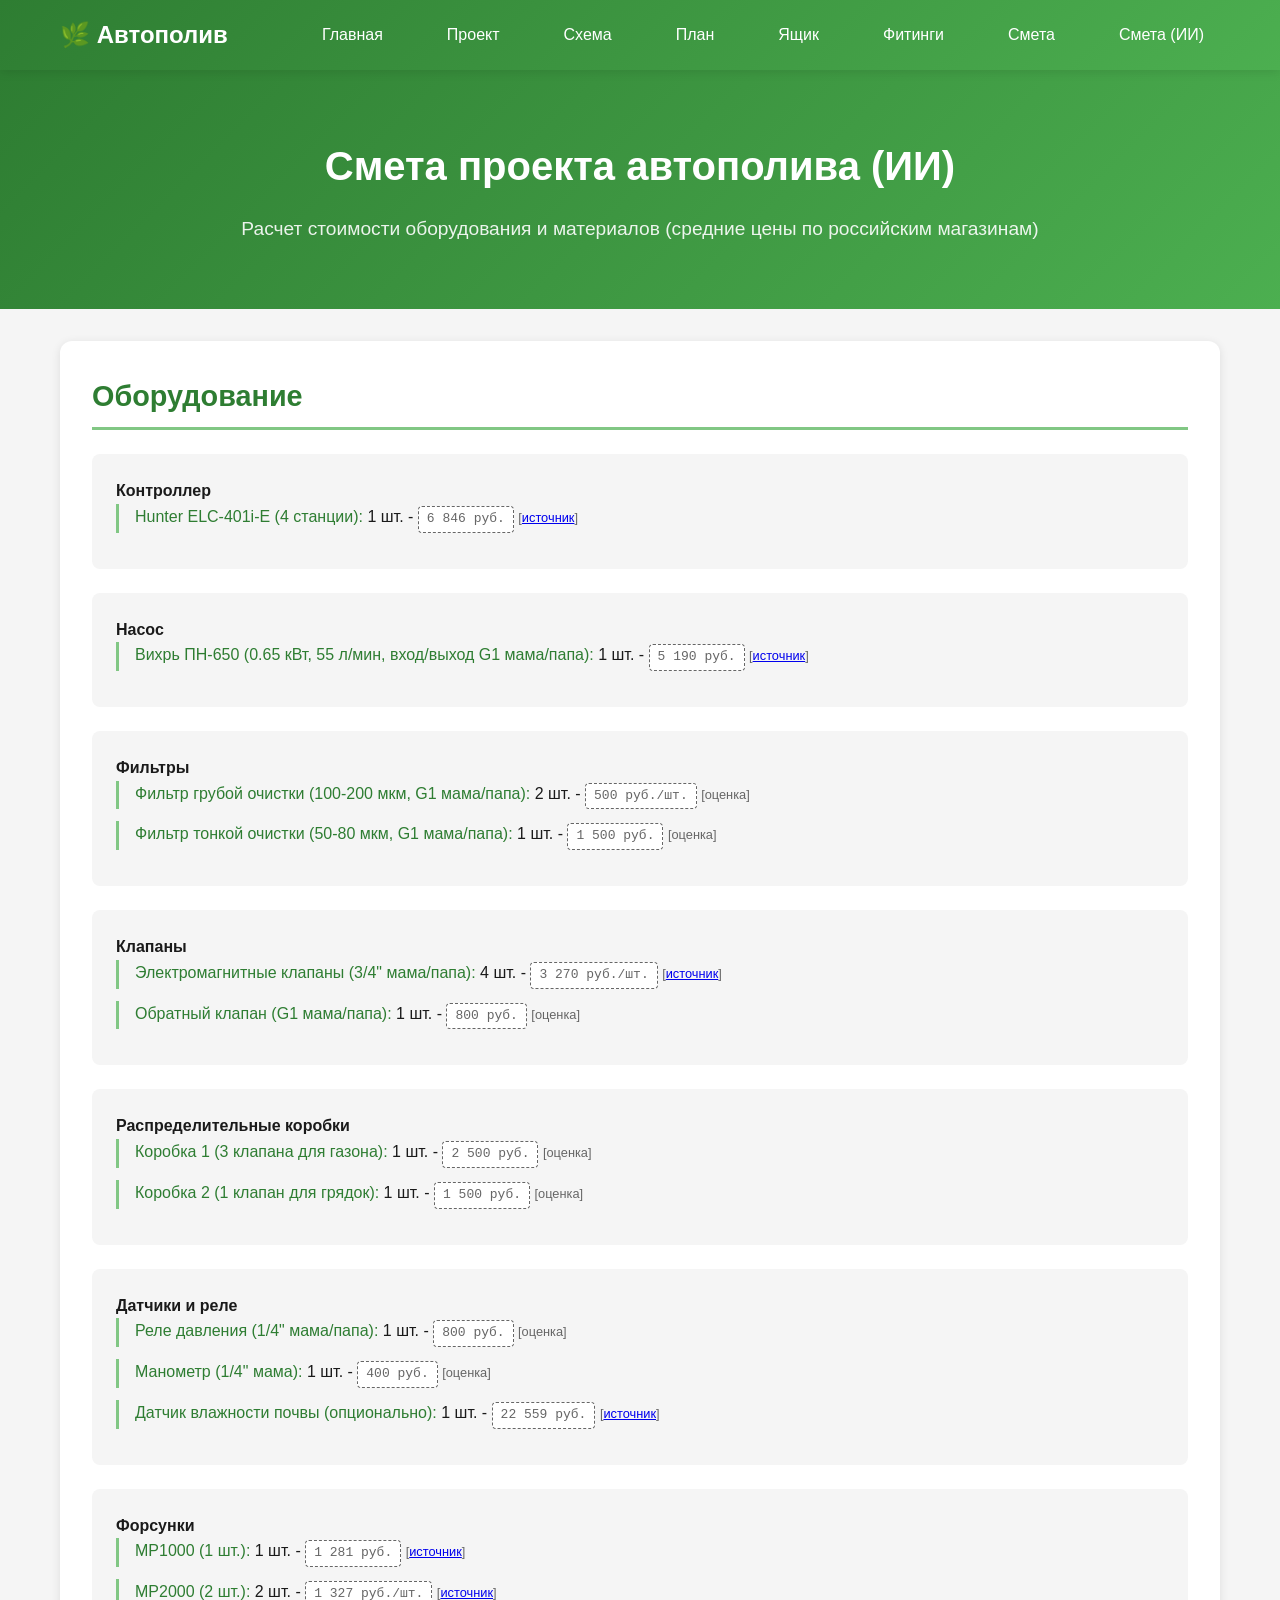
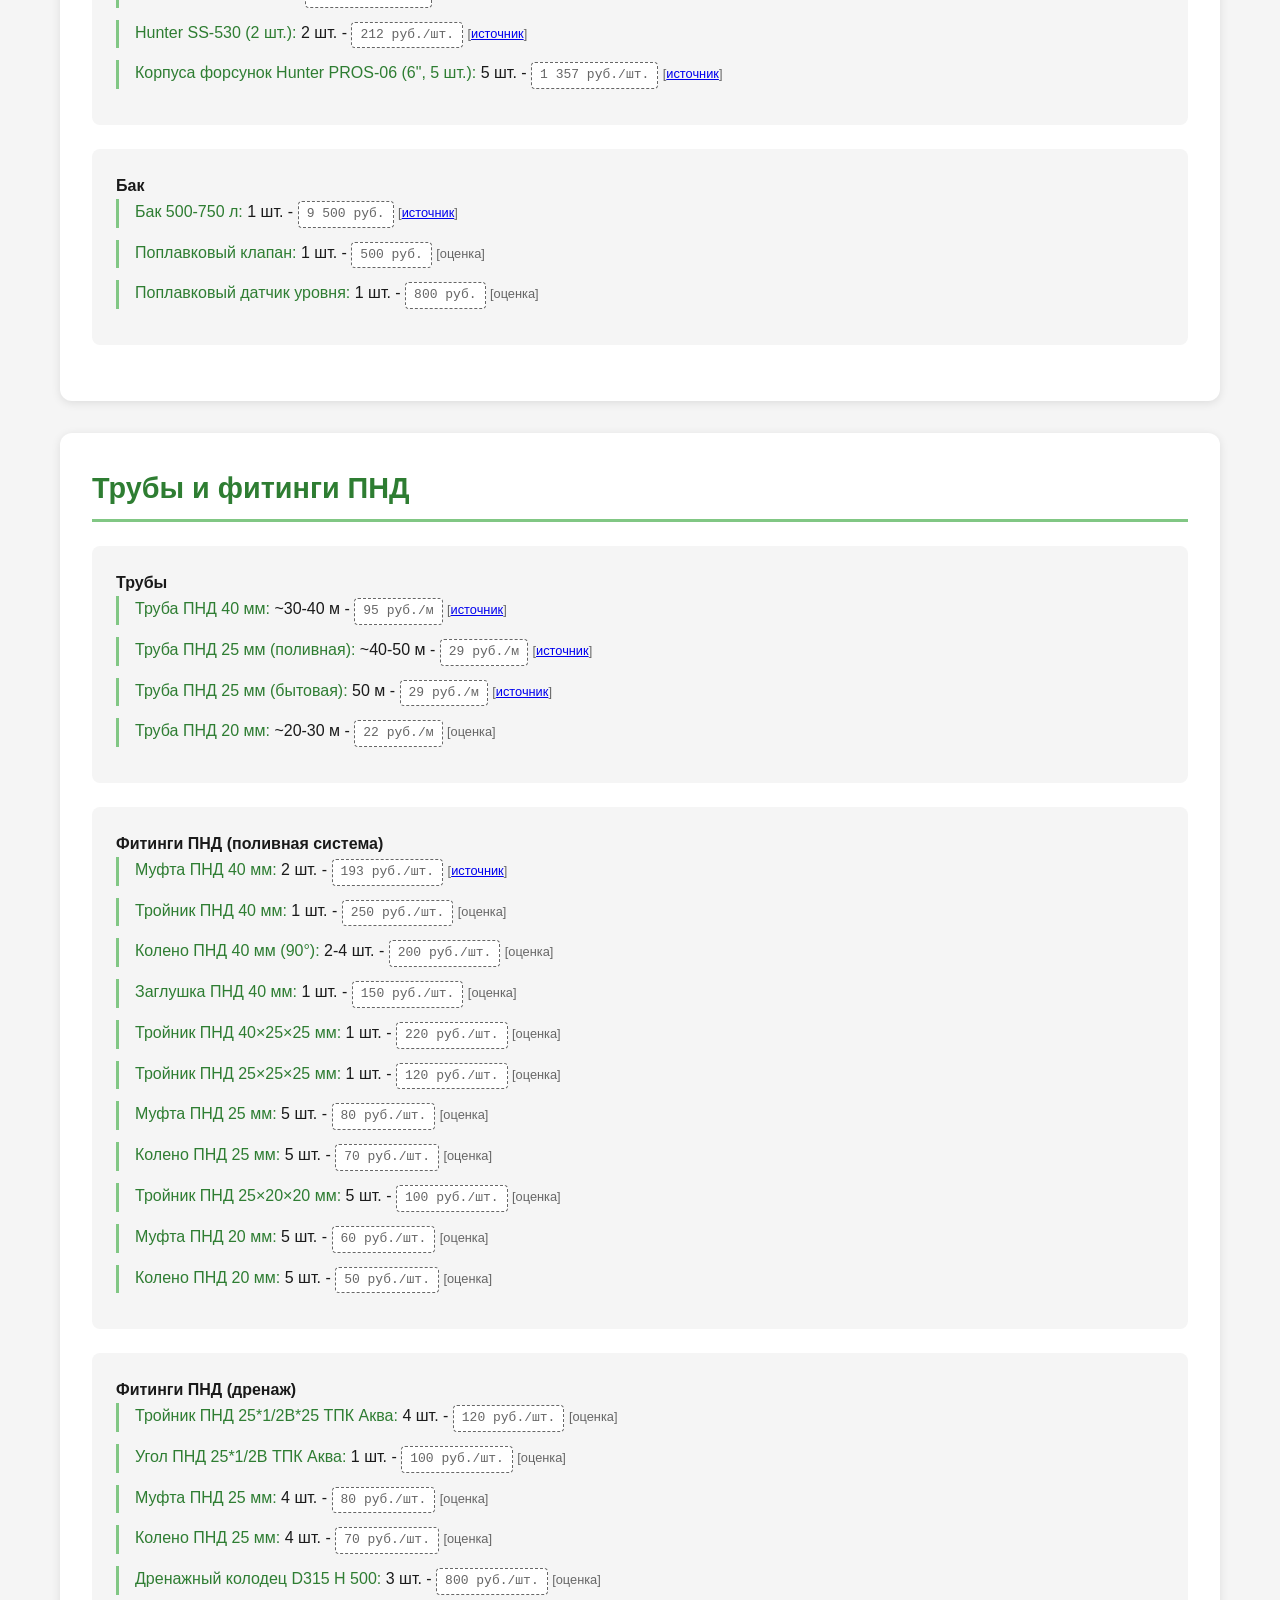
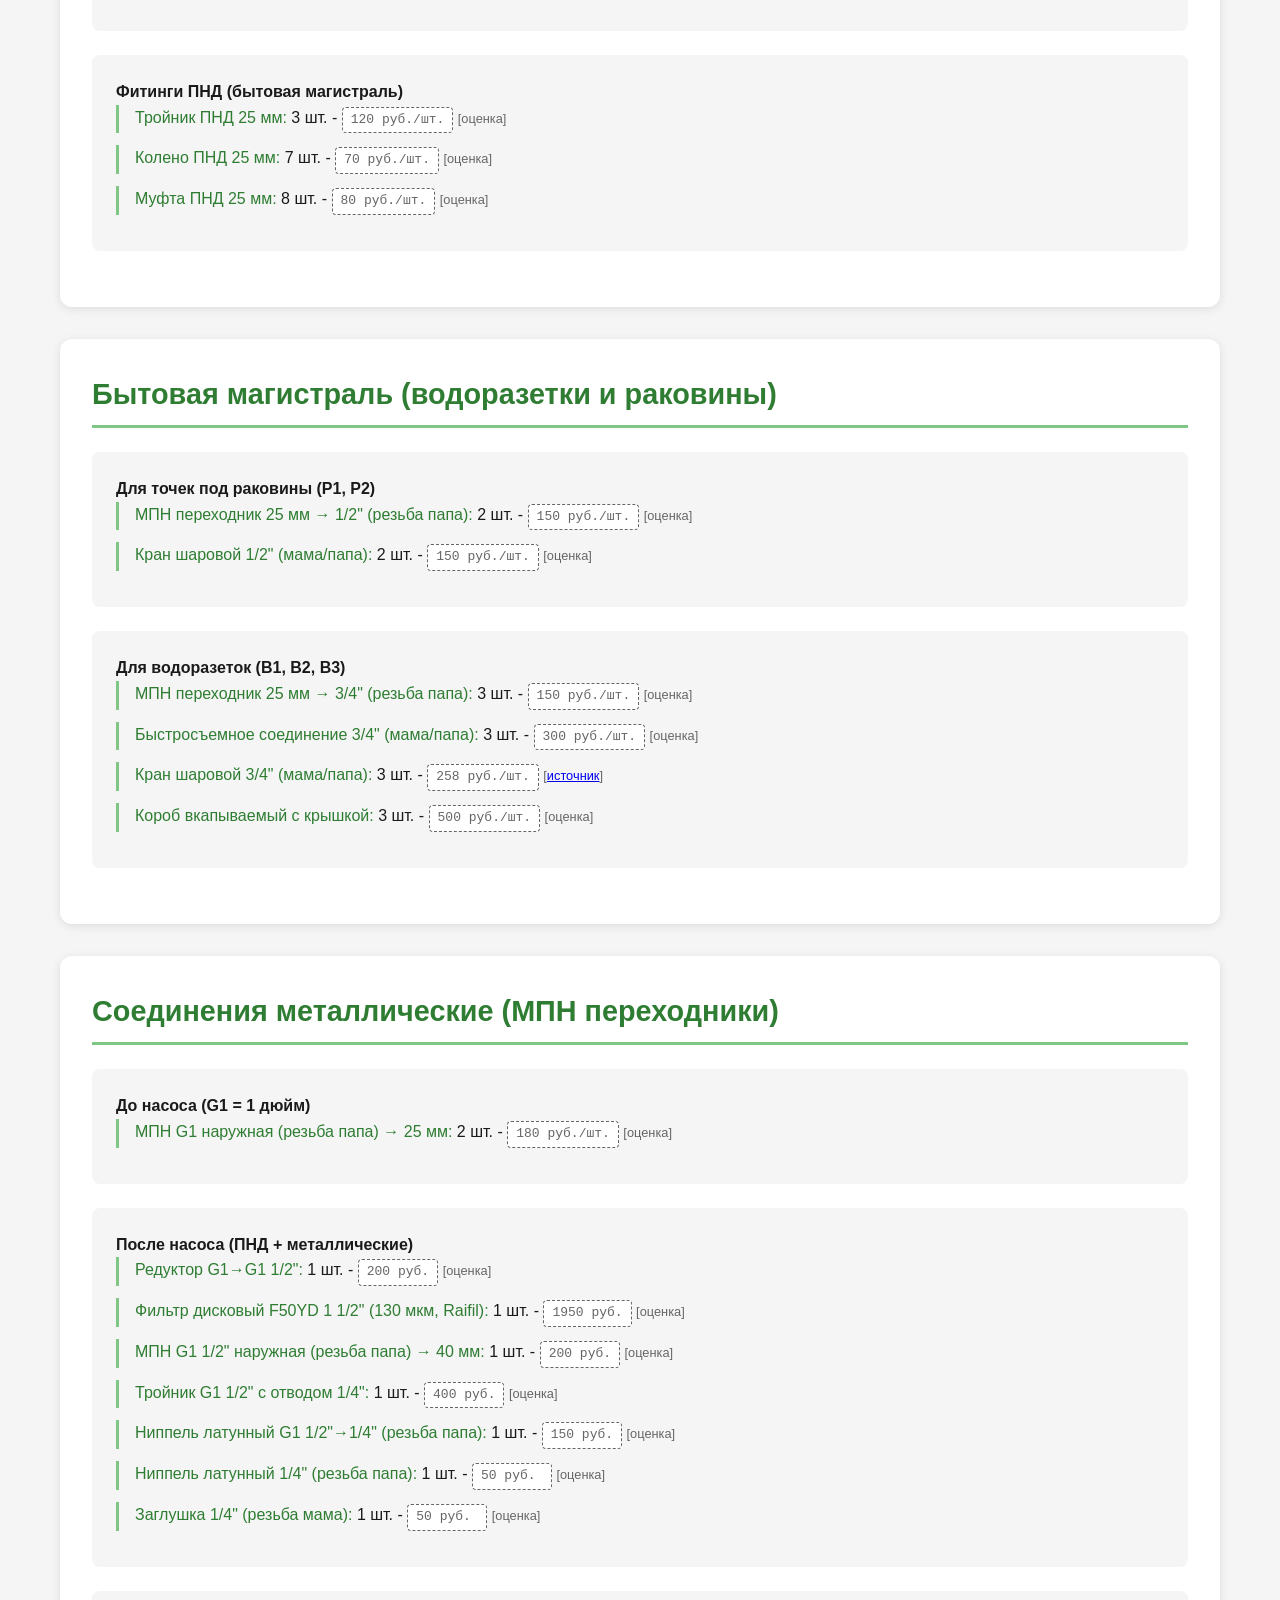
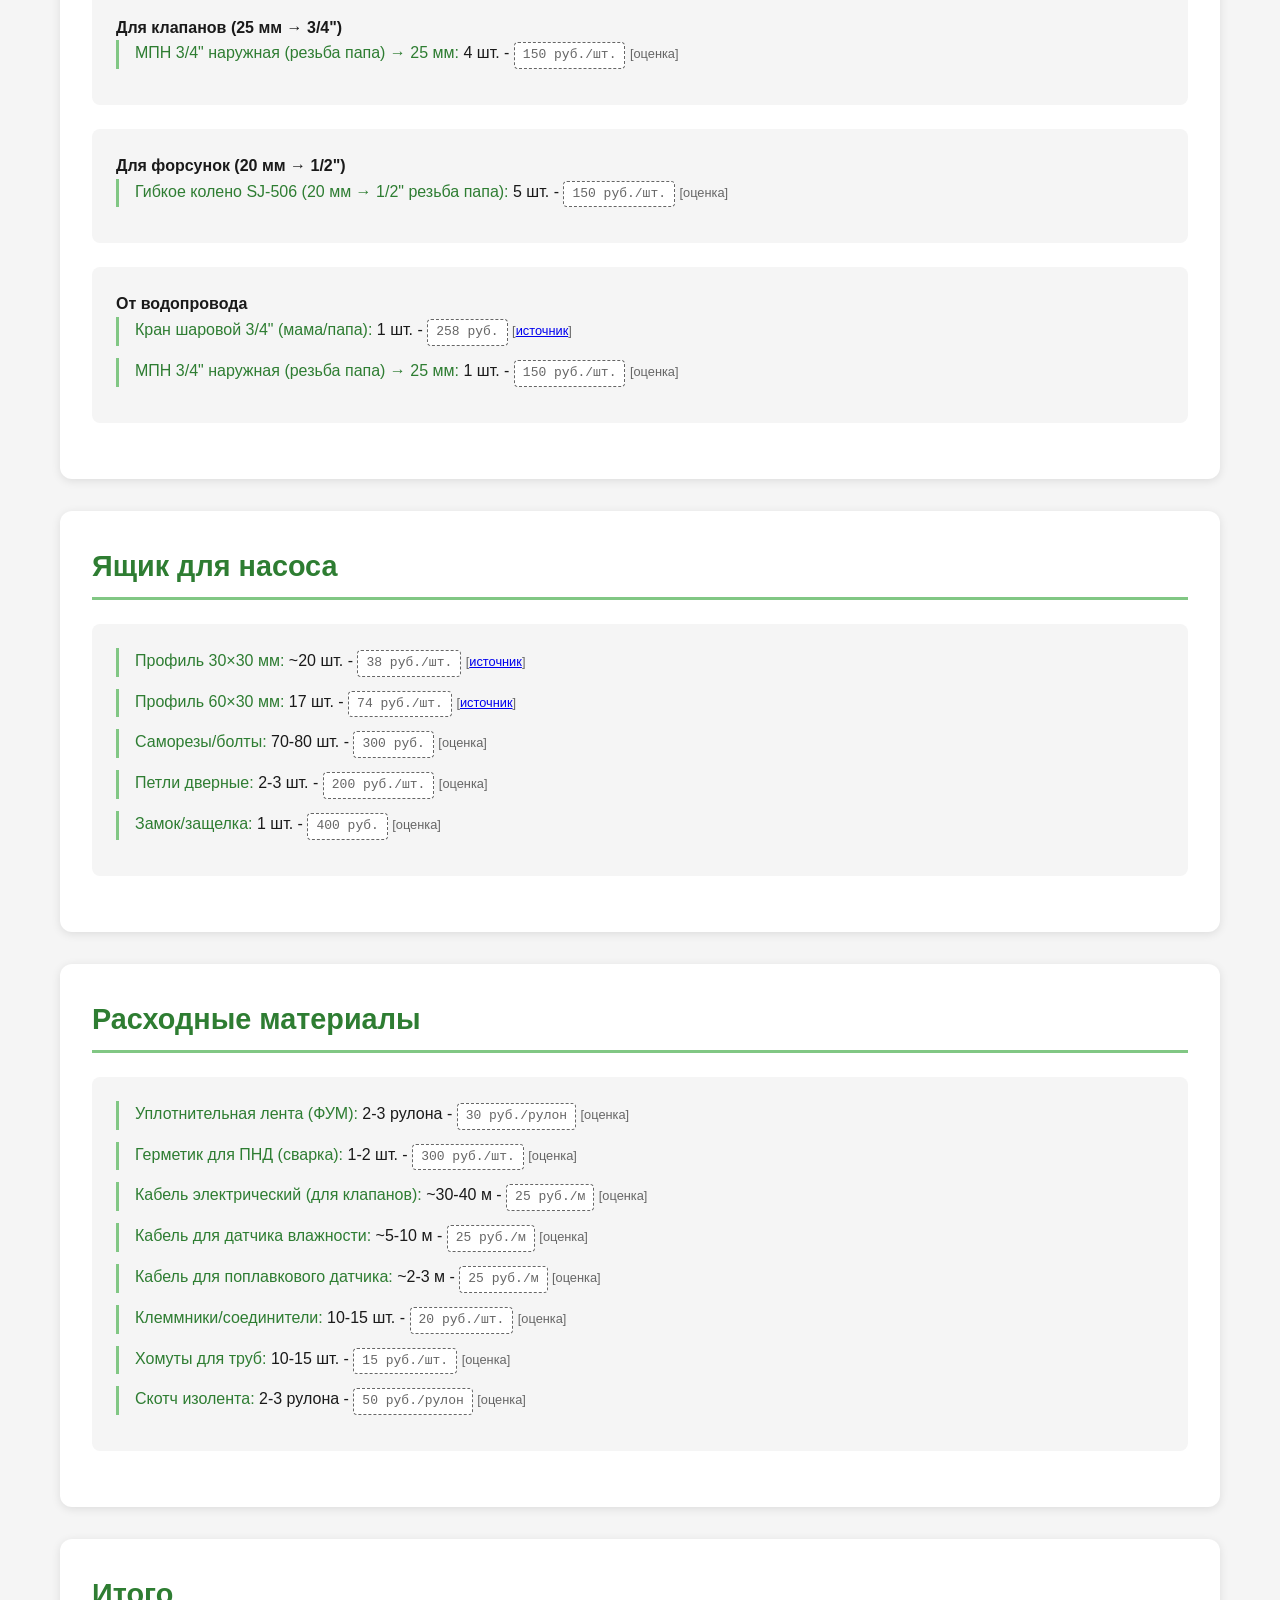
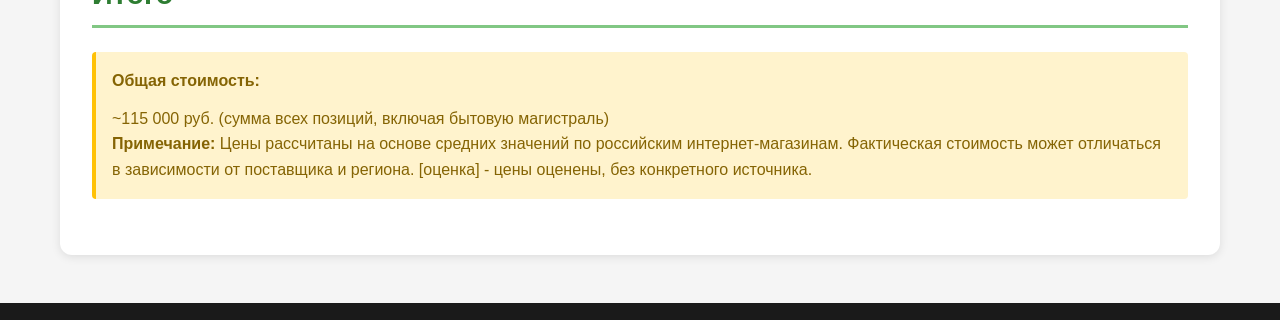
<file: estimate_ai.html>
<!DOCTYPE html>
<html lang="ru">
<head>
    <meta charset="UTF-8">
    <meta name="viewport" content="width=device-width, initial-scale=1.0">
    <title>Смета проекта (ИИ)</title>
    <link rel="stylesheet" href="styles.css">
</head>
<body>
    <nav class="nav">
        <div class="nav__container container">
            <a href="index.html" class="nav__logo">🌿 Автополив</a>
            <ul class="nav__links">
                <li><a href="index.html" class="nav__link">Главная</a></li>
                <li><a href="irrigation_project.html" class="nav__link">Проект</a></li>
                <li><a href="equipment_connection_scheme.html" class="nav__link">Схема</a></li>
                <li><a href="sprinkler_plan.html" class="nav__link">План</a></li>
                <li><a href="pump_box_design.html" class="nav__link">Ящик</a></li>
                <li><a href="pnd_fittings_specification.html" class="nav__link">Фитинги</a></li>
                <li><a href="estimate.html" class="nav__link">Смета</a></li>
                <li><a href="estimate_ai.html" class="nav__link">Смета (ИИ)</a></li>
            </ul>
        </div>
    </nav>

    <div class="hero">
        <div class="container">
            <h1 class="hero__title">Смета проекта автополива (ИИ)</h1>
            <p class="hero__description">Расчет стоимости оборудования и материалов (средние цены по российским магазинам)</p>
        </div>
    </div>

    <div class="container">
        <div class="section">
            <h2 class="section__title">Оборудование</h2>
            
            <div class="specs">
                <h4>Контроллер</h4>
                <ul class="specs__list">
                    <li class="specs__list-item"><span class="specs__list-item--highlight">Hunter ELC-401i-E (4 станции):</span> 1 шт. - <span class="estimate__price">6 846 руб.</span> <small style="font-size: 0.8em; color: #666;">[<a href="https://systempoliva.ru/product/kontroller_hunter_eco_logic_elc_401i_e_4_zony_vnutrenniy/" target="_blank">источник</a>]</small></li>
                </ul>
            </div>

            <div class="specs">
                <h4>Насос</h4>
                <ul class="specs__list">
                    <li class="specs__list-item"><span class="specs__list-item--highlight">Вихрь ПН-650 (0.65 кВт, 55 л/мин, вход/выход G1 мама/папа):</span> 1 шт. - <span class="estimate__price">5 190 руб.</span> <small style="font-size: 0.8em; color: #666;">[<a href="https://vihr.su/poverhnostnyj-nasos-vihr-pn-650/" target="_blank">источник</a>]</small></li>
                </ul>
            </div>

            <div class="specs">
                <h4>Фильтры</h4>
                <ul class="specs__list">
                    <li class="specs__list-item"><span class="specs__list-item--highlight">Фильтр грубой очистки (100-200 мкм, G1 мама/папа):</span> 2 шт. - <span class="estimate__price">500 руб./шт.</span> <small style="font-size: 0.8em; color: #666;">[оценка]</small></li>
                    <li class="specs__list-item"><span class="specs__list-item--highlight">Фильтр тонкой очистки (50-80 мкм, G1 мама/папа):</span> 1 шт. - <span class="estimate__price">1 500 руб.</span> <small style="font-size: 0.8em; color: #666;">[оценка]</small></li>
                </ul>
            </div>

            <div class="specs">
                <h4>Клапаны</h4>
                <ul class="specs__list">
                    <li class="specs__list-item"><span class="specs__list-item--highlight">Электромагнитные клапаны (3/4" мама/папа):</span> 4 шт. - <span class="estimate__price">3 270 руб./шт.</span> <small style="font-size: 0.8em; color: #666;">[<a href="https://systempoliva.ru/product/elektromagnitnyy_klapan_dlya_avtopoliva_hunter_pgv_101_g_b_1_v/" target="_blank">источник</a>]</small></li>
                    <li class="specs__list-item"><span class="specs__list-item--highlight">Обратный клапан (G1 мама/папа):</span> 1 шт. - <span class="estimate__price">800 руб.</span> <small style="font-size: 0.8em; color: #666;">[оценка]</small></li>
                </ul>
            </div>

            <div class="specs">
                <h4>Распределительные коробки</h4>
                <ul class="specs__list">
                    <li class="specs__list-item"><span class="specs__list-item--highlight">Коробка 1 (3 клапана для газона):</span> 1 шт. - <span class="estimate__price">2 500 руб.</span> <small style="font-size: 0.8em; color: #666;">[оценка]</small></li>
                    <li class="specs__list-item"><span class="specs__list-item--highlight">Коробка 2 (1 клапан для грядок):</span> 1 шт. - <span class="estimate__price">1 500 руб.</span> <small style="font-size: 0.8em; color: #666;">[оценка]</small></li>
                </ul>
            </div>

            <div class="specs">
                <h4>Датчики и реле</h4>
                <ul class="specs__list">
                    <li class="specs__list-item"><span class="specs__list-item--highlight">Реле давления (1/4" мама/папа):</span> 1 шт. - <span class="estimate__price">800 руб.</span> <small style="font-size: 0.8em; color: #666;">[оценка]</small></li>
                    <li class="specs__list-item"><span class="specs__list-item--highlight">Манометр (1/4" мама):</span> 1 шт. - <span class="estimate__price">400 руб.</span> <small style="font-size: 0.8em; color: #666;">[оценка]</small></li>
                    <li class="specs__list-item"><span class="specs__list-item--highlight">Датчик влажности почвы (опционально):</span> 1 шт. - <span class="estimate__price">22 559 руб.</span> <small style="font-size: 0.8em; color: #666;">[<a href="https://systempoliva.ru/product/datchik_vlazhnosti_pochvy_dlya_sistemy_poliva_soil_clik_hunter/" target="_blank">источник</a>]</small></li>
                </ul>
            </div>

            <div class="specs">
                <h4>Форсунки</h4>
                <ul class="specs__list">
                    <li class="specs__list-item"><span class="specs__list-item--highlight">MP1000 (1 шт.):</span> 1 шт. - <span class="estimate__price">1 281 руб.</span> <small style="font-size: 0.8em; color: #666;">[<a href="https://systempoliva.ru/product/soplo_forsunka_rotator_hunter_mp_rotator_mp_1000_90_210/" target="_blank">источник</a>]</small></li>
                    <li class="specs__list-item"><span class="specs__list-item--highlight">MP2000 (2 шт.):</span> 2 шт. - <span class="estimate__price">1 327 руб./шт.</span> <small style="font-size: 0.8em; color: #666;">[<a href="https://systempoliva.ru/product/soplo_rotator_hunter_mp_rotator_mp_2000_360/" target="_blank">источник</a>]</small></li>
                    <li class="specs__list-item"><span class="specs__list-item--highlight">Hunter SS-530 (2 шт.):</span> 2 шт. - <span class="estimate__price">212 руб./шт.</span> <small style="font-size: 0.8em; color: #666;">[<a href="https://teplovodaspb.ru/product/hunter/sopla-veernyie/sopla-ss-530.html" target="_blank">источник</a>]</small></li>
                    <li class="specs__list-item"><span class="specs__list-item--highlight">Корпуса форсунок Hunter PROS-06 (6", 5 шт.):</span> 5 шт. - <span class="estimate__price">1 357 руб./шт.</span> <small style="font-size: 0.8em; color: #666;">[<a href="https://poliv64.ru/forsunka-6a-hunter.html" target="_blank">источник</a>]</small></li>
                </ul>
            </div>

            <div class="specs">
                <h4>Бак</h4>
                <ul class="specs__list">
                    <li class="specs__list-item"><span class="specs__list-item--highlight">Бак 500-750 л:</span> 1 шт. - <span class="estimate__price">9 500 руб.</span> <small style="font-size: 0.8em; color: #666;">[<a href="https://avto-poliv.net/tovar/emkost-500-litrov" target="_blank">источник</a>]</small></li>
                    <li class="specs__list-item"><span class="specs__list-item--highlight">Поплавковый клапан:</span> 1 шт. - <span class="estimate__price">500 руб.</span> <small style="font-size: 0.8em; color: #666;">[оценка]</small></li>
                    <li class="specs__list-item"><span class="specs__list-item--highlight">Поплавковый датчик уровня:</span> 1 шт. - <span class="estimate__price">800 руб.</span> <small style="font-size: 0.8em; color: #666;">[оценка]</small></li>
                </ul>
            </div>
        </div>

        <div class="section">
            <h2 class="section__title">Трубы и фитинги ПНД</h2>

            <div class="specs">
                <h4>Трубы</h4>
                <ul class="specs__list">
                    <li class="specs__list-item"><span class="specs__list-item--highlight">Труба ПНД 40 мм:</span> ~30-40 м - <span class="estimate__price">95 руб./м</span> <small style="font-size: 0.8em; color: #666;">[<a href="https://www.aqua-e.ru/trubi_pnd/40-mm" target="_blank">источник</a>]</small></li>
                    <li class="specs__list-item"><span class="specs__list-item--highlight">Труба ПНД 25 мм (поливная):</span> ~40-50 м - <span class="estimate__price">29 руб./м</span> <small style="font-size: 0.8em; color: #666;">[<a href="https://zavod-pnd.ru/katalog/truba/po-diametru/25-mm.html" target="_blank">источник</a>]</small></li>
                    <li class="specs__list-item"><span class="specs__list-item--highlight">Труба ПНД 25 мм (бытовая):</span> 50 м - <span class="estimate__price">29 руб./м</span> <small style="font-size: 0.8em; color: #666;">[<a href="https://zavod-pnd.ru/katalog/truba/po-diametru/25-mm.html" target="_blank">источник</a>]</small></li>
                    <li class="specs__list-item"><span class="specs__list-item--highlight">Труба ПНД 20 мм:</span> ~20-30 м - <span class="estimate__price">22 руб./м</span> <small style="font-size: 0.8em; color: #666;">[оценка]</small></li>
                </ul>
            </div>

            <div class="specs">
                <h4>Фитинги ПНД (поливная система)</h4>
                <ul class="specs__list">
                    <li class="specs__list-item"><span class="specs__list-item--highlight">Муфта ПНД 40 мм:</span> 2 шт. - <span class="estimate__price">193 руб./шт.</span> <small style="font-size: 0.8em; color: #666;">[<a href="https://www.sds-center.ru/goods/mufta-pnd-40-mm" target="_blank">источник</a>]</small></li>
                    <li class="specs__list-item"><span class="specs__list-item--highlight">Тройник ПНД 40 мм:</span> 1 шт. - <span class="estimate__price">250 руб./шт.</span> <small style="font-size: 0.8em; color: #666;">[оценка]</small></li>
                    <li class="specs__list-item"><span class="specs__list-item--highlight">Колено ПНД 40 мм (90°):</span> 2-4 шт. - <span class="estimate__price">200 руб./шт.</span> <small style="font-size: 0.8em; color: #666;">[оценка]</small></li>
                    <li class="specs__list-item"><span class="specs__list-item--highlight">Заглушка ПНД 40 мм:</span> 1 шт. - <span class="estimate__price">150 руб./шт.</span> <small style="font-size: 0.8em; color: #666;">[оценка]</small></li>
                    <li class="specs__list-item"><span class="specs__list-item--highlight">Тройник ПНД 40×25×25 мм:</span> 1 шт. - <span class="estimate__price">220 руб./шт.</span> <small style="font-size: 0.8em; color: #666;">[оценка]</small></li>
                    <li class="specs__list-item"><span class="specs__list-item--highlight">Тройник ПНД 25×25×25 мм:</span> 1 шт. - <span class="estimate__price">120 руб./шт.</span> <small style="font-size: 0.8em; color: #666;">[оценка]</small></li>
                    <li class="specs__list-item"><span class="specs__list-item--highlight">Муфта ПНД 25 мм:</span> 5 шт. - <span class="estimate__price">80 руб./шт.</span> <small style="font-size: 0.8em; color: #666;">[оценка]</small></li>
                    <li class="specs__list-item"><span class="specs__list-item--highlight">Колено ПНД 25 мм:</span> 5 шт. - <span class="estimate__price">70 руб./шт.</span> <small style="font-size: 0.8em; color: #666;">[оценка]</small></li>
                    <li class="specs__list-item"><span class="specs__list-item--highlight">Тройник ПНД 25×20×20 мм:</span> 5 шт. - <span class="estimate__price">100 руб./шт.</span> <small style="font-size: 0.8em; color: #666;">[оценка]</small></li>
                    <li class="specs__list-item"><span class="specs__list-item--highlight">Муфта ПНД 20 мм:</span> 5 шт. - <span class="estimate__price">60 руб./шт.</span> <small style="font-size: 0.8em; color: #666;">[оценка]</small></li>
                    <li class="specs__list-item"><span class="specs__list-item--highlight">Колено ПНД 20 мм:</span> 5 шт. - <span class="estimate__price">50 руб./шт.</span> <small style="font-size: 0.8em; color: #666;">[оценка]</small></li>
                </ul>
            </div>

            <div class="specs">
                <h4>Фитинги ПНД (дренаж)</h4>
                <ul class="specs__list">
                    <li class="specs__list-item"><span class="specs__list-item--highlight">Тройник ПНД 25*1/2В*25 ТПК Аква:</span> 4 шт. - <span class="estimate__price">120 руб./шт.</span> <small style="font-size: 0.8em; color: #666;">[оценка]</small></li>
                    <li class="specs__list-item"><span class="specs__list-item--highlight">Угол ПНД 25*1/2В ТПК Аква:</span> 1 шт. - <span class="estimate__price">100 руб./шт.</span> <small style="font-size: 0.8em; color: #666;">[оценка]</small></li>
                    <li class="specs__list-item"><span class="specs__list-item--highlight">Муфта ПНД 25 мм:</span> 4 шт. - <span class="estimate__price">80 руб./шт.</span> <small style="font-size: 0.8em; color: #666;">[оценка]</small></li>
                    <li class="specs__list-item"><span class="specs__list-item--highlight">Колено ПНД 25 мм:</span> 4 шт. - <span class="estimate__price">70 руб./шт.</span> <small style="font-size: 0.8em; color: #666;">[оценка]</small></li>
                    <li class="specs__list-item"><span class="specs__list-item--highlight">Дренажный колодец D315 H 500:</span> 3 шт. - <span class="estimate__price">800 руб./шт.</span> <small style="font-size: 0.8em; color: #666;">[оценка]</small></li>
                </ul>
            </div>

            <div class="specs">
                <h4>Фитинги ПНД (бытовая магистраль)</h4>
                <ul class="specs__list">
                    <li class="specs__list-item"><span class="specs__list-item--highlight">Тройник ПНД 25 мм:</span> 3 шт. - <span class="estimate__price">120 руб./шт.</span> <small style="font-size: 0.8em; color: #666;">[оценка]</small></li>
                    <li class="specs__list-item"><span class="specs__list-item--highlight">Колено ПНД 25 мм:</span> 7 шт. - <span class="estimate__price">70 руб./шт.</span> <small style="font-size: 0.8em; color: #666;">[оценка]</small></li>
                    <li class="specs__list-item"><span class="specs__list-item--highlight">Муфта ПНД 25 мм:</span> 8 шт. - <span class="estimate__price">80 руб./шт.</span> <small style="font-size: 0.8em; color: #666;">[оценка]</small></li>
                </ul>
            </div>
        </div>

        <div class="section">
            <h2 class="section__title">Бытовая магистраль (водоразетки и раковины)</h2>

            <div class="specs">
                <h4>Для точек под раковины (Р1, Р2)</h4>
                <ul class="specs__list">
                    <li class="specs__list-item"><span class="specs__list-item--highlight">МПН переходник 25 мм → 1/2" (резьба папа):</span> 2 шт. - <span class="estimate__price">150 руб./шт.</span> <small style="font-size: 0.8em; color: #666;">[оценка]</small></li>
                    <li class="specs__list-item"><span class="specs__list-item--highlight">Кран шаровой 1/2" (мама/папа):</span> 2 шт. - <span class="estimate__price">150 руб./шт.</span> <small style="font-size: 0.8em; color: #666;">[оценка]</small></li>
                </ul>
            </div>

            <div class="specs">
                <h4>Для водоразеток (В1, В2, В3)</h4>
                <ul class="specs__list">
                    <li class="specs__list-item"><span class="specs__list-item--highlight">МПН переходник 25 мм → 3/4" (резьба папа):</span> 3 шт. - <span class="estimate__price">150 руб./шт.</span> <small style="font-size: 0.8em; color: #666;">[оценка]</small></li>
                    <li class="specs__list-item"><span class="specs__list-item--highlight">Быстросъемное соединение 3/4" (мама/папа):</span> 3 шт. - <span class="estimate__price">300 руб./шт.</span> <small style="font-size: 0.8em; color: #666;">[оценка]</small></li>
                    <li class="specs__list-item"><span class="specs__list-item--highlight">Кран шаровой 3/4" (мама/папа):</span> 3 шт. - <span class="estimate__price">258 руб./шт.</span> <small style="font-size: 0.8em; color: #666;">[<a href="https://feniks-trade.ru/krany-sharovye-ld/ld-pride-ld-47-301-20" target="_blank">источник</a>]</small></li>
                    <li class="specs__list-item"><span class="specs__list-item--highlight">Короб вкапываемый с крышкой:</span> 3 шт. - <span class="estimate__price">500 руб./шт.</span> <small style="font-size: 0.8em; color: #666;">[оценка]</small></li>
                </ul>
            </div>
        </div>

        <div class="section">
            <h2 class="section__title">Соединения металлические (МПН переходники)</h2>

            <div class="specs">
                <h4>До насоса (G1 = 1 дюйм)</h4>
                <ul class="specs__list">
                    <li class="specs__list-item"><span class="specs__list-item--highlight">МПН G1 наружная (резьба папа) → 25 мм:</span> 2 шт. - <span class="estimate__price">180 руб./шт.</span> <small style="font-size: 0.8em; color: #666;">[оценка]</small></li>
                </ul>
            </div>

            <div class="specs">
                <h4>После насоса (ПНД + металлические)</h4>
                <ul class="specs__list">
                    <li class="specs__list-item"><span class="specs__list-item--highlight">Редуктор G1→G1 1/2":</span> 1 шт. - <span class="estimate__price">200 руб.</span> <small style="font-size: 0.8em; color: #666;">[оценка]</small></li>
                    <li class="specs__list-item"><span class="specs__list-item--highlight">Фильтр дисковый F50YD 1 1/2" (130 мкм, Raifil):</span> 1 шт. - <span class="estimate__price">1950 руб.</span> <small style="font-size: 0.8em; color: #666;">[оценка]</small></li>
                    <li class="specs__list-item"><span class="specs__list-item--highlight">МПН G1 1/2" наружная (резьба папа) → 40 мм:</span> 1 шт. - <span class="estimate__price">200 руб.</span> <small style="font-size: 0.8em; color: #666;">[оценка]</small></li>
                    <li class="specs__list-item"><span class="specs__list-item--highlight">Тройник G1 1/2" с отводом 1/4":</span> 1 шт. - <span class="estimate__price">400 руб.</span> <small style="font-size: 0.8em; color: #666;">[оценка]</small></li>
                    <li class="specs__list-item"><span class="specs__list-item--highlight">Ниппель латунный G1 1/2"→1/4" (резьба папа):</span> 1 шт. - <span class="estimate__price">150 руб.</span> <small style="font-size: 0.8em; color: #666;">[оценка]</small></li>
                    <li class="specs__list-item"><span class="specs__list-item--highlight">Ниппель латунный 1/4" (резьба папа):</span> 1 шт. - <span class="estimate__price">50 руб.</span> <small style="font-size: 0.8em; color: #666;">[оценка]</small></li>
                    <li class="specs__list-item"><span class="specs__list-item--highlight">Заглушка 1/4" (резьба мама):</span> 1 шт. - <span class="estimate__price">50 руб.</span> <small style="font-size: 0.8em; color: #666;">[оценка]</small></li>
                </ul>
            </div>

            <div class="specs">
                <h4>Для клапанов (25 мм → 3/4")</h4>
                <ul class="specs__list">
                    <li class="specs__list-item"><span class="specs__list-item--highlight">МПН 3/4" наружная (резьба папа) → 25 мм:</span> 4 шт. - <span class="estimate__price">150 руб./шт.</span> <small style="font-size: 0.8em; color: #666;">[оценка]</small></li>
                </ul>
            </div>

            <div class="specs">
                <h4>Для форсунок (20 мм → 1/2")</h4>
                <ul class="specs__list">
                    <li class="specs__list-item"><span class="specs__list-item--highlight">Гибкое колено SJ-506 (20 мм → 1/2" резьба папа):</span> 5 шт. - <span class="estimate__price">150 руб./шт.</span> <small style="font-size: 0.8em; color: #666;">[оценка]</small></li>
                </ul>
            </div>

            <div class="specs">
                <h4>От водопровода</h4>
                <ul class="specs__list">
                    <li class="specs__list-item"><span class="specs__list-item--highlight">Кран шаровой 3/4" (мама/папа):</span> 1 шт. - <span class="estimate__price">258 руб.</span> <small style="font-size: 0.8em; color: #666;">[<a href="https://feniks-trade.ru/krany-sharovye-ld/ld-pride-ld-47-301-20" target="_blank">источник</a>]</small></li>
                    <li class="specs__list-item"><span class="specs__list-item--highlight">МПН 3/4" наружная (резьба папа) → 25 мм:</span> 1 шт. - <span class="estimate__price">150 руб./шт.</span> <small style="font-size: 0.8em; color: #666;">[оценка]</small></li>
                </ul>
            </div>
        </div>

        <div class="section">
            <h2 class="section__title">Ящик для насоса</h2>
            
            <div class="specs">
                <ul class="specs__list">
                    <li class="specs__list-item"><span class="specs__list-item--highlight">Профиль 30×30 мм:</span> ~20 шт. - <span class="estimate__price">38 руб./шт.</span> <small style="font-size: 0.8em; color: #666;">[<a href="https://www.edkm.ru/profil-dlya-gipsokartona-30h30/" target="_blank">источник</a>]</small></li>
                    <li class="specs__list-item"><span class="specs__list-item--highlight">Профиль 60×30 мм:</span> 17 шт. - <span class="estimate__price">74 руб./шт.</span> <small style="font-size: 0.8em; color: #666;">[<a href="https://nsk.saturn.net/catalog/profili-dlya-gkl/" target="_blank">источник</a>]</small></li>
                    <li class="specs__list-item"><span class="specs__list-item--highlight">Саморезы/болты:</span> 70-80 шт. - <span class="estimate__price">300 руб.</span> <small style="font-size: 0.8em; color: #666;">[оценка]</small></li>
                    <li class="specs__list-item"><span class="specs__list-item--highlight">Петли дверные:</span> 2-3 шт. - <span class="estimate__price">200 руб./шт.</span> <small style="font-size: 0.8em; color: #666;">[оценка]</small></li>
                    <li class="specs__list-item"><span class="specs__list-item--highlight">Замок/защелка:</span> 1 шт. - <span class="estimate__price">400 руб.</span> <small style="font-size: 0.8em; color: #666;">[оценка]</small></li>
                </ul>
            </div>
        </div>

        <div class="section">
            <h2 class="section__title">Расходные материалы</h2>
            
            <div class="specs">
                <ul class="specs__list">
                    <li class="specs__list-item"><span class="specs__list-item--highlight">Уплотнительная лента (ФУМ):</span> 2-3 рулона - <span class="estimate__price">30 руб./рулон</span> <small style="font-size: 0.8em; color: #666;">[оценка]</small></li>
                    <li class="specs__list-item"><span class="specs__list-item--highlight">Герметик для ПНД (сварка):</span> 1-2 шт. - <span class="estimate__price">300 руб./шт.</span> <small style="font-size: 0.8em; color: #666;">[оценка]</small></li>
                    <li class="specs__list-item"><span class="specs__list-item--highlight">Кабель электрический (для клапанов):</span> ~30-40 м - <span class="estimate__price">25 руб./м</span> <small style="font-size: 0.8em; color: #666;">[оценка]</small></li>
                    <li class="specs__list-item"><span class="specs__list-item--highlight">Кабель для датчика влажности:</span> ~5-10 м - <span class="estimate__price">25 руб./м</span> <small style="font-size: 0.8em; color: #666;">[оценка]</small></li>
                    <li class="specs__list-item"><span class="specs__list-item--highlight">Кабель для поплавкового датчика:</span> ~2-3 м - <span class="estimate__price">25 руб./м</span> <small style="font-size: 0.8em; color: #666;">[оценка]</small></li>
                    <li class="specs__list-item"><span class="specs__list-item--highlight">Клеммники/соединители:</span> 10-15 шт. - <span class="estimate__price">20 руб./шт.</span> <small style="font-size: 0.8em; color: #666;">[оценка]</small></li>
                    <li class="specs__list-item"><span class="specs__list-item--highlight">Хомуты для труб:</span> 10-15 шт. - <span class="estimate__price">15 руб./шт.</span> <small style="font-size: 0.8em; color: #666;">[оценка]</small></li>
                    <li class="specs__list-item"><span class="specs__list-item--highlight">Скотч изолента:</span> 2-3 рулона - <span class="estimate__price">50 руб./рулон</span> <small style="font-size: 0.8em; color: #666;">[оценка]</small></li>
                </ul>
            </div>
        </div>

        <div class="section">
            <h2 class="section__title">Итого</h2>
            <div class="important">
                <h4 class="important__title">Общая стоимость:</h4>
                <p class="important__text">~115 000 руб. (сумма всех позиций, включая бытовую магистраль)</p>
                <p class="important__text"><strong>Примечание:</strong> Цены рассчитаны на основе средних значений по российским интернет-магазинам. Фактическая стоимость может отличаться в зависимости от поставщика и региона. [оценка] - цены оценены, без конкретного источника.</p>
            </div>
        </div>
    </div>

    <footer class="footer">
        <div class="container">
            <p class="footer__text">© 2026 Система автополива. Все права защищены.</p>
        </div>
    </footer>
</body>
</html>
</file>
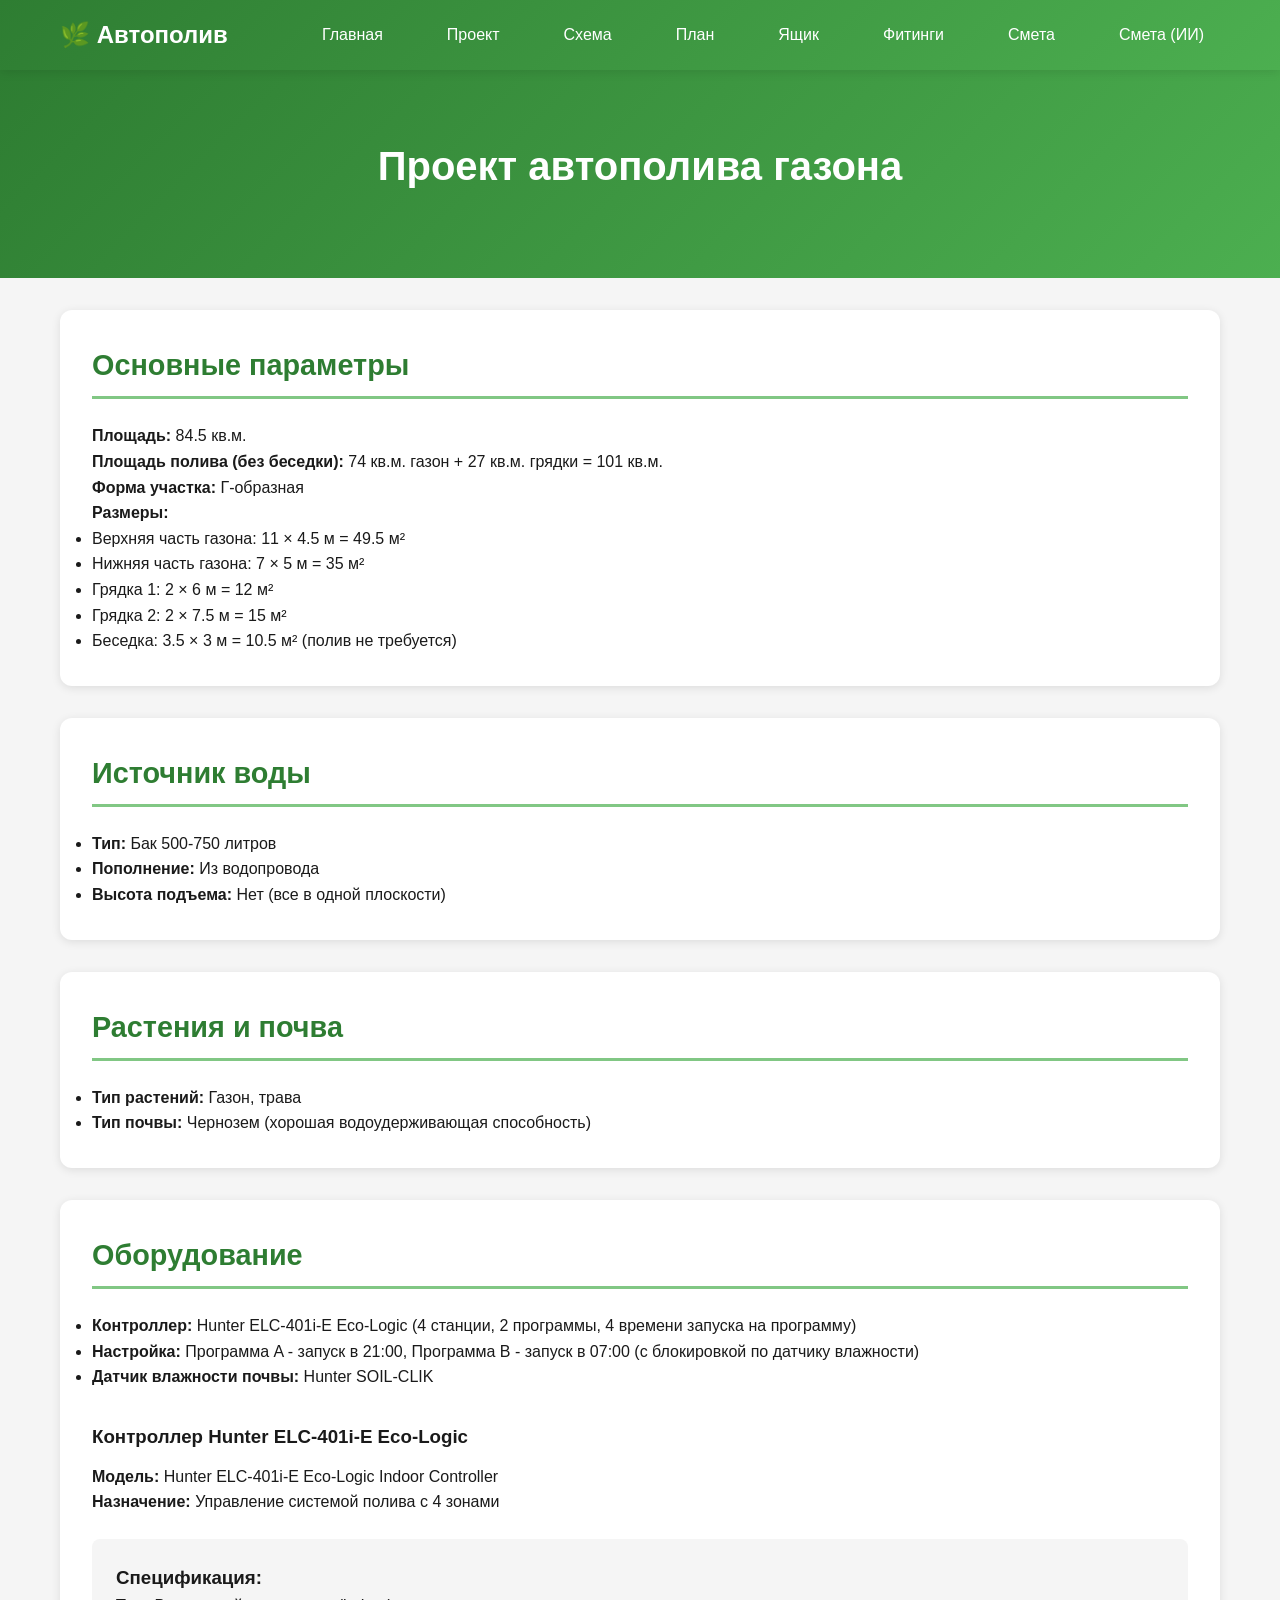
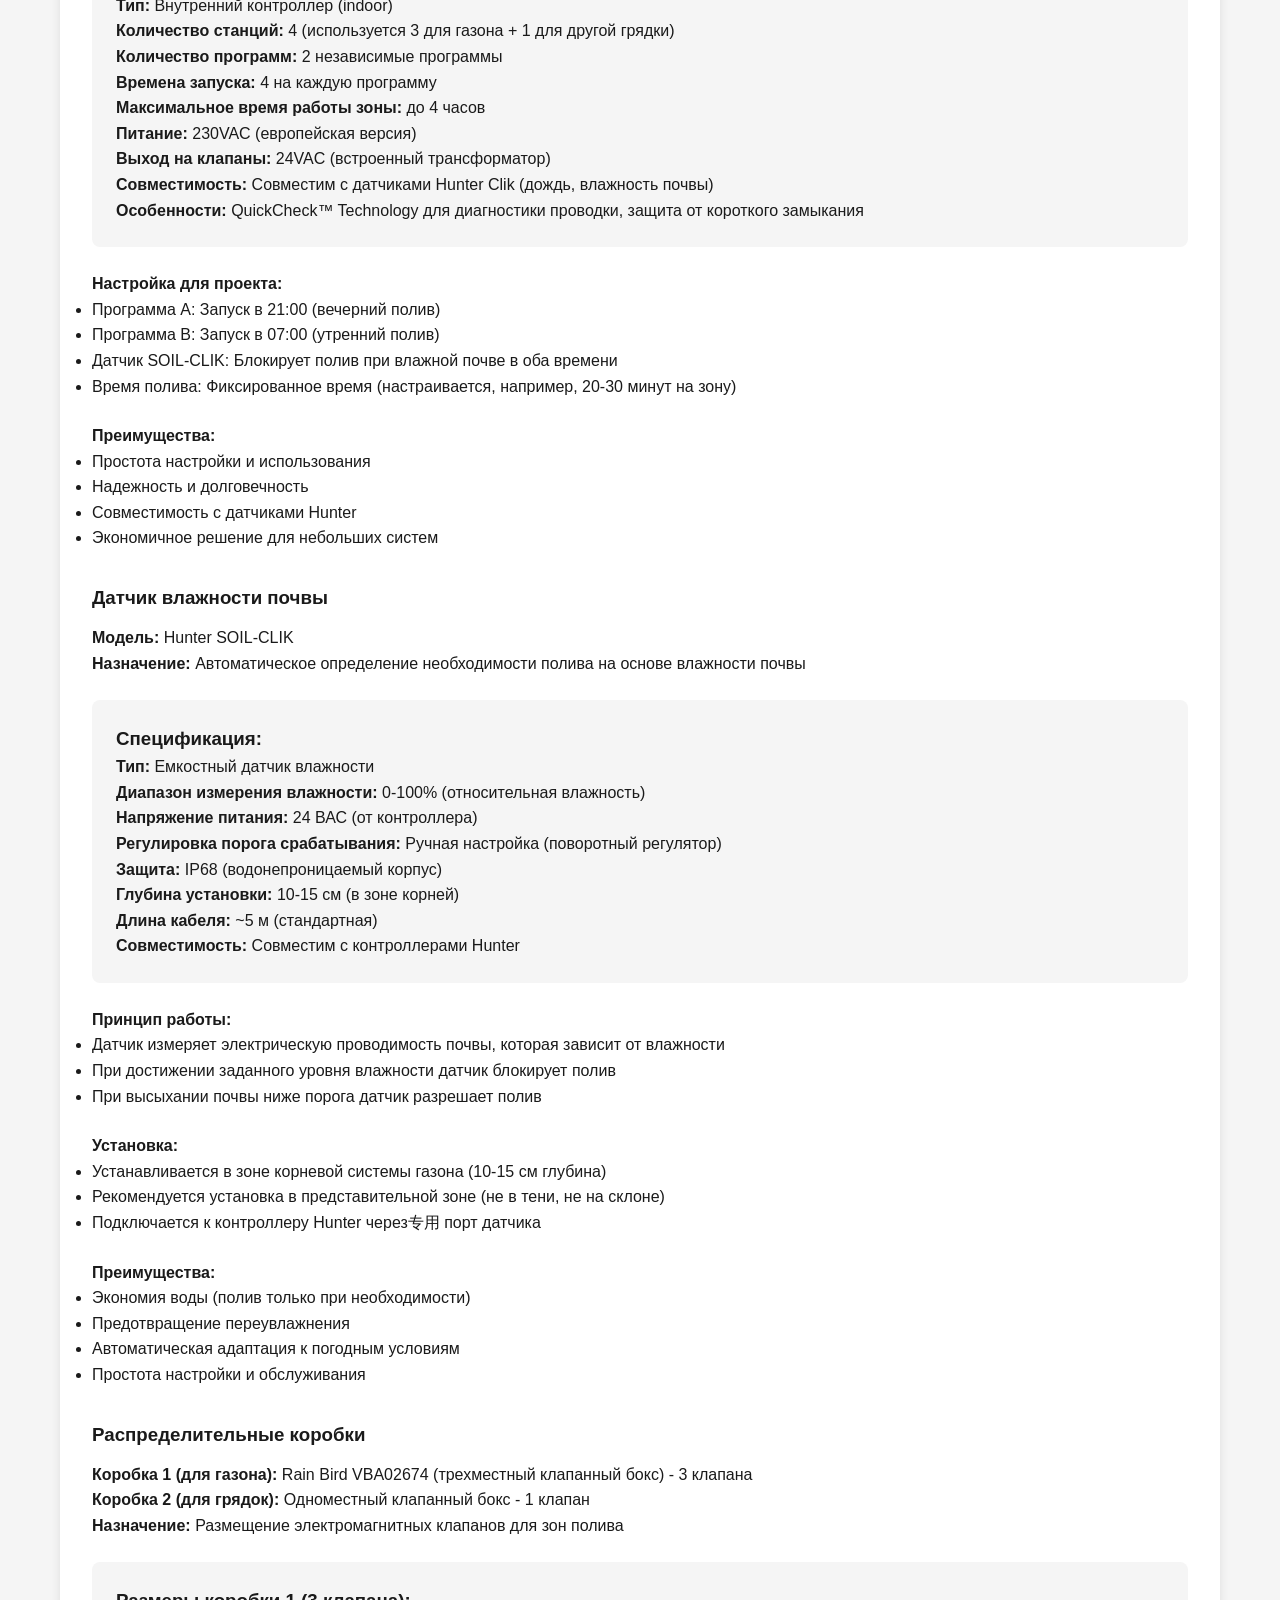
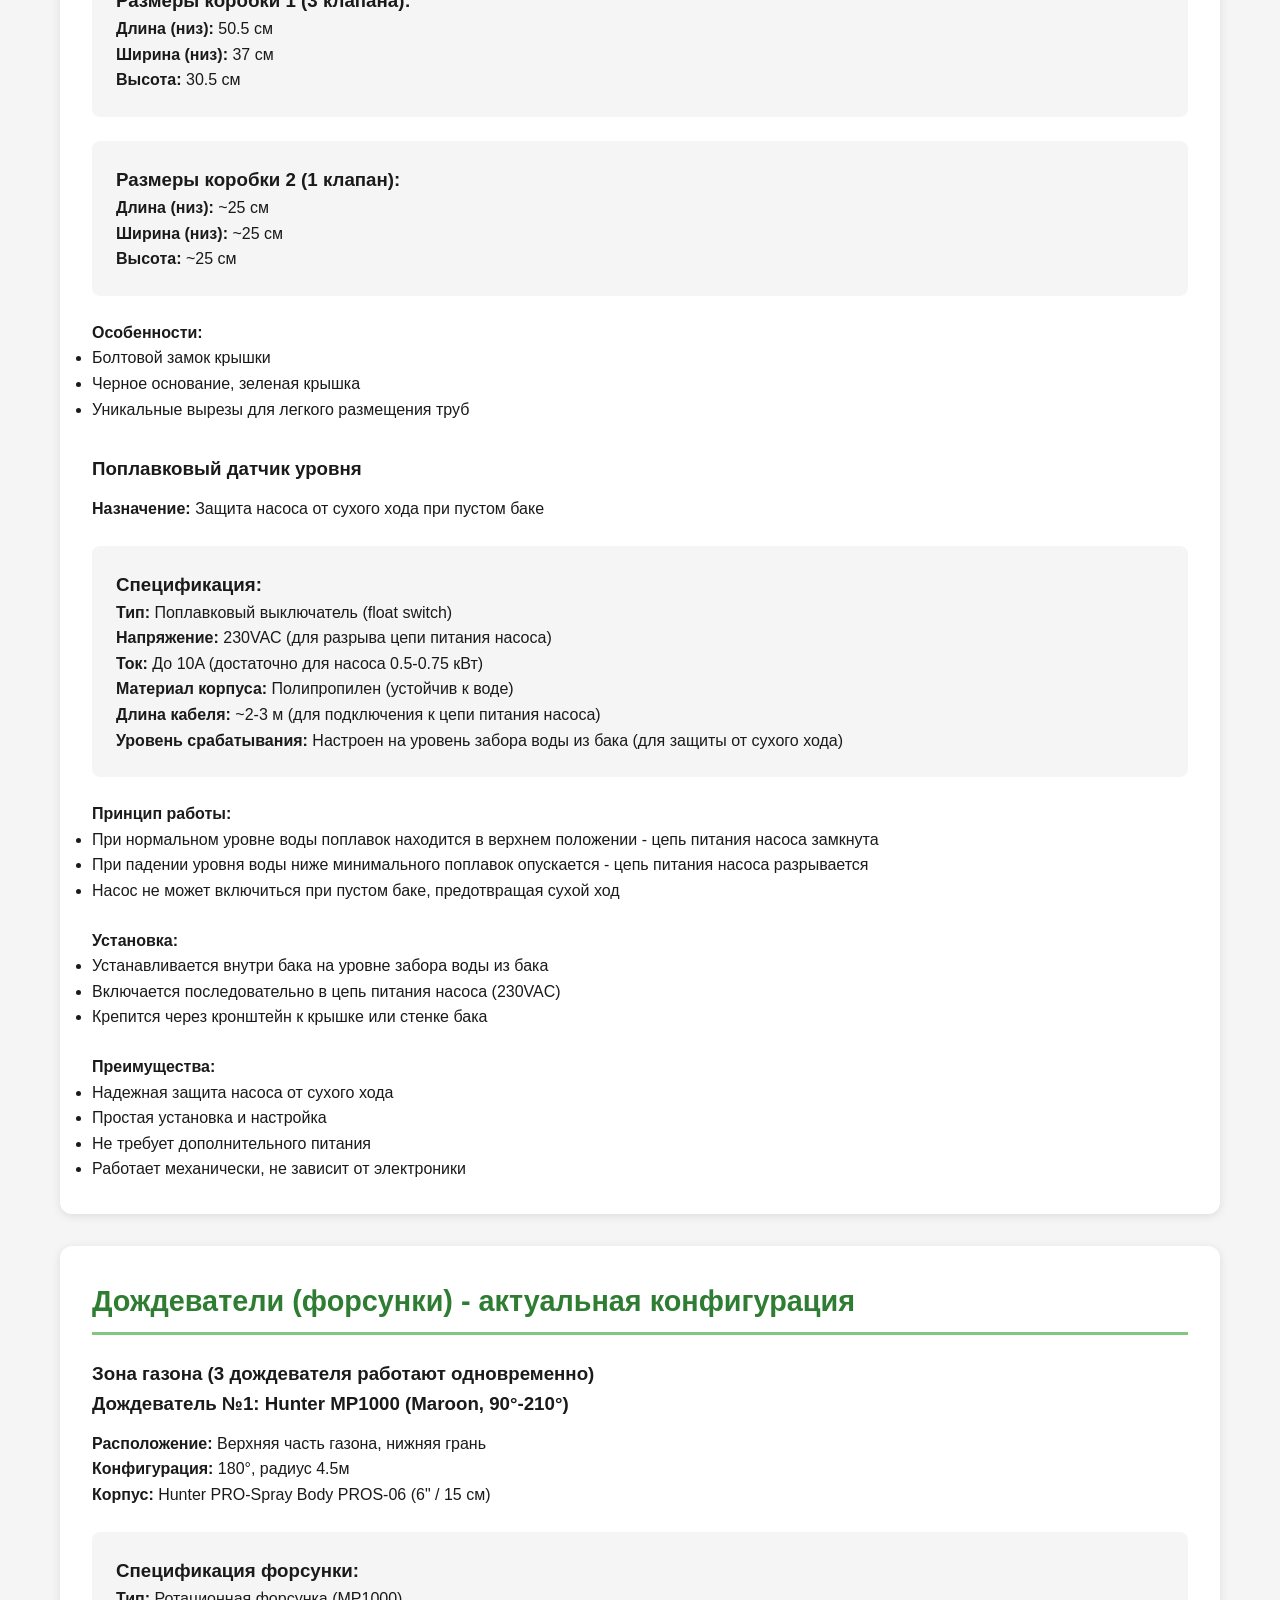
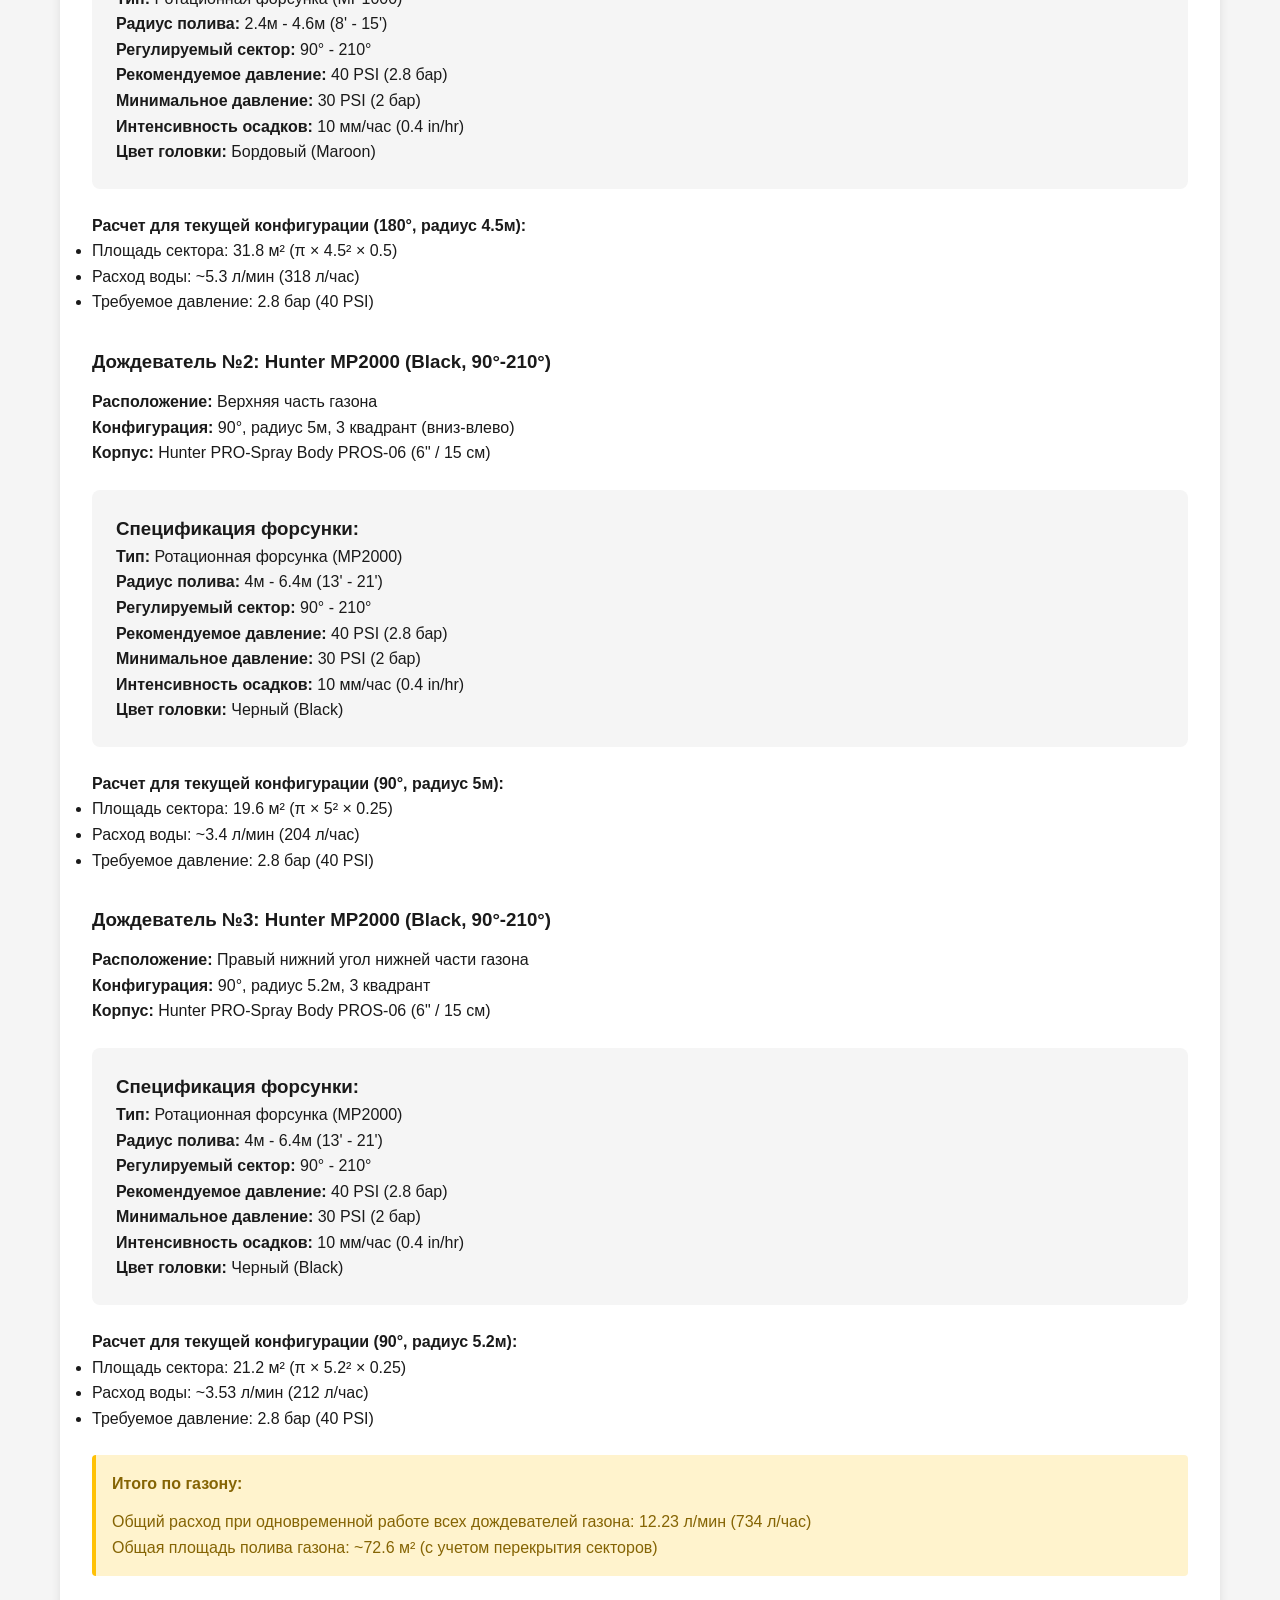
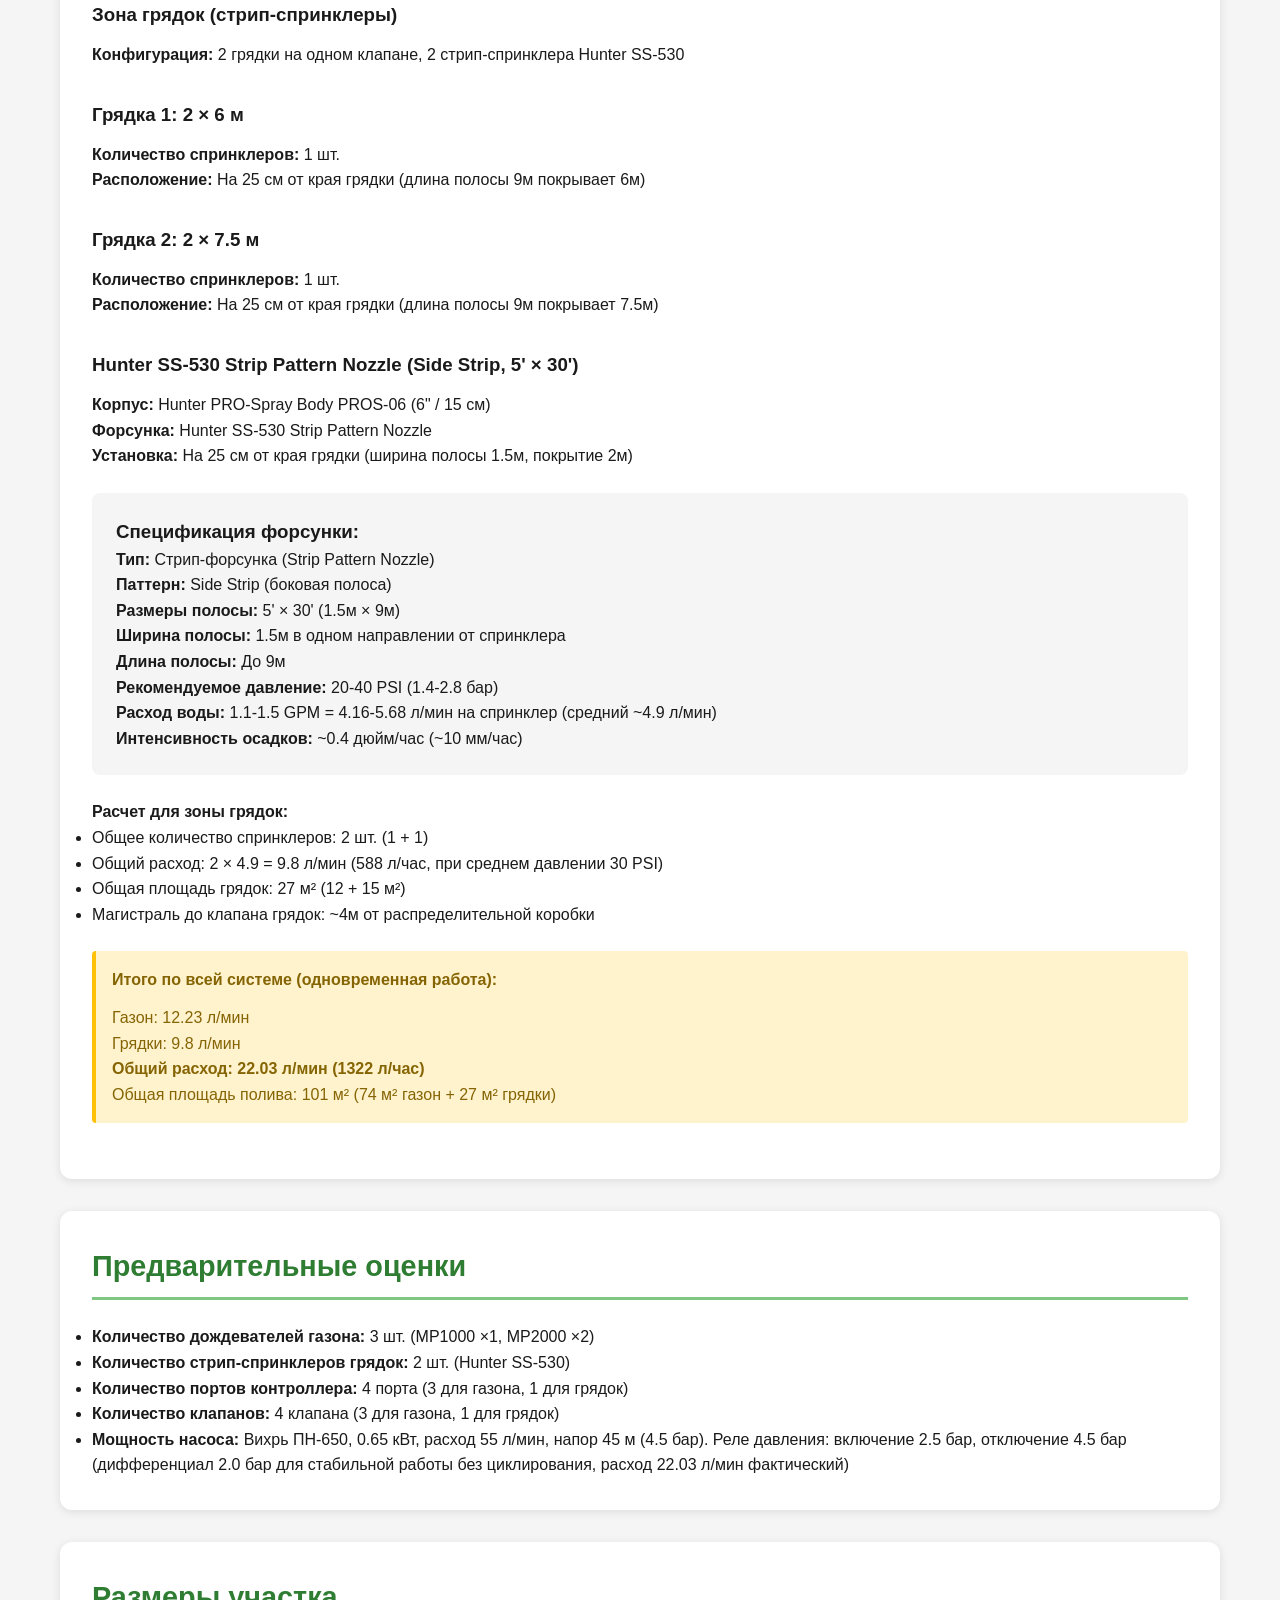
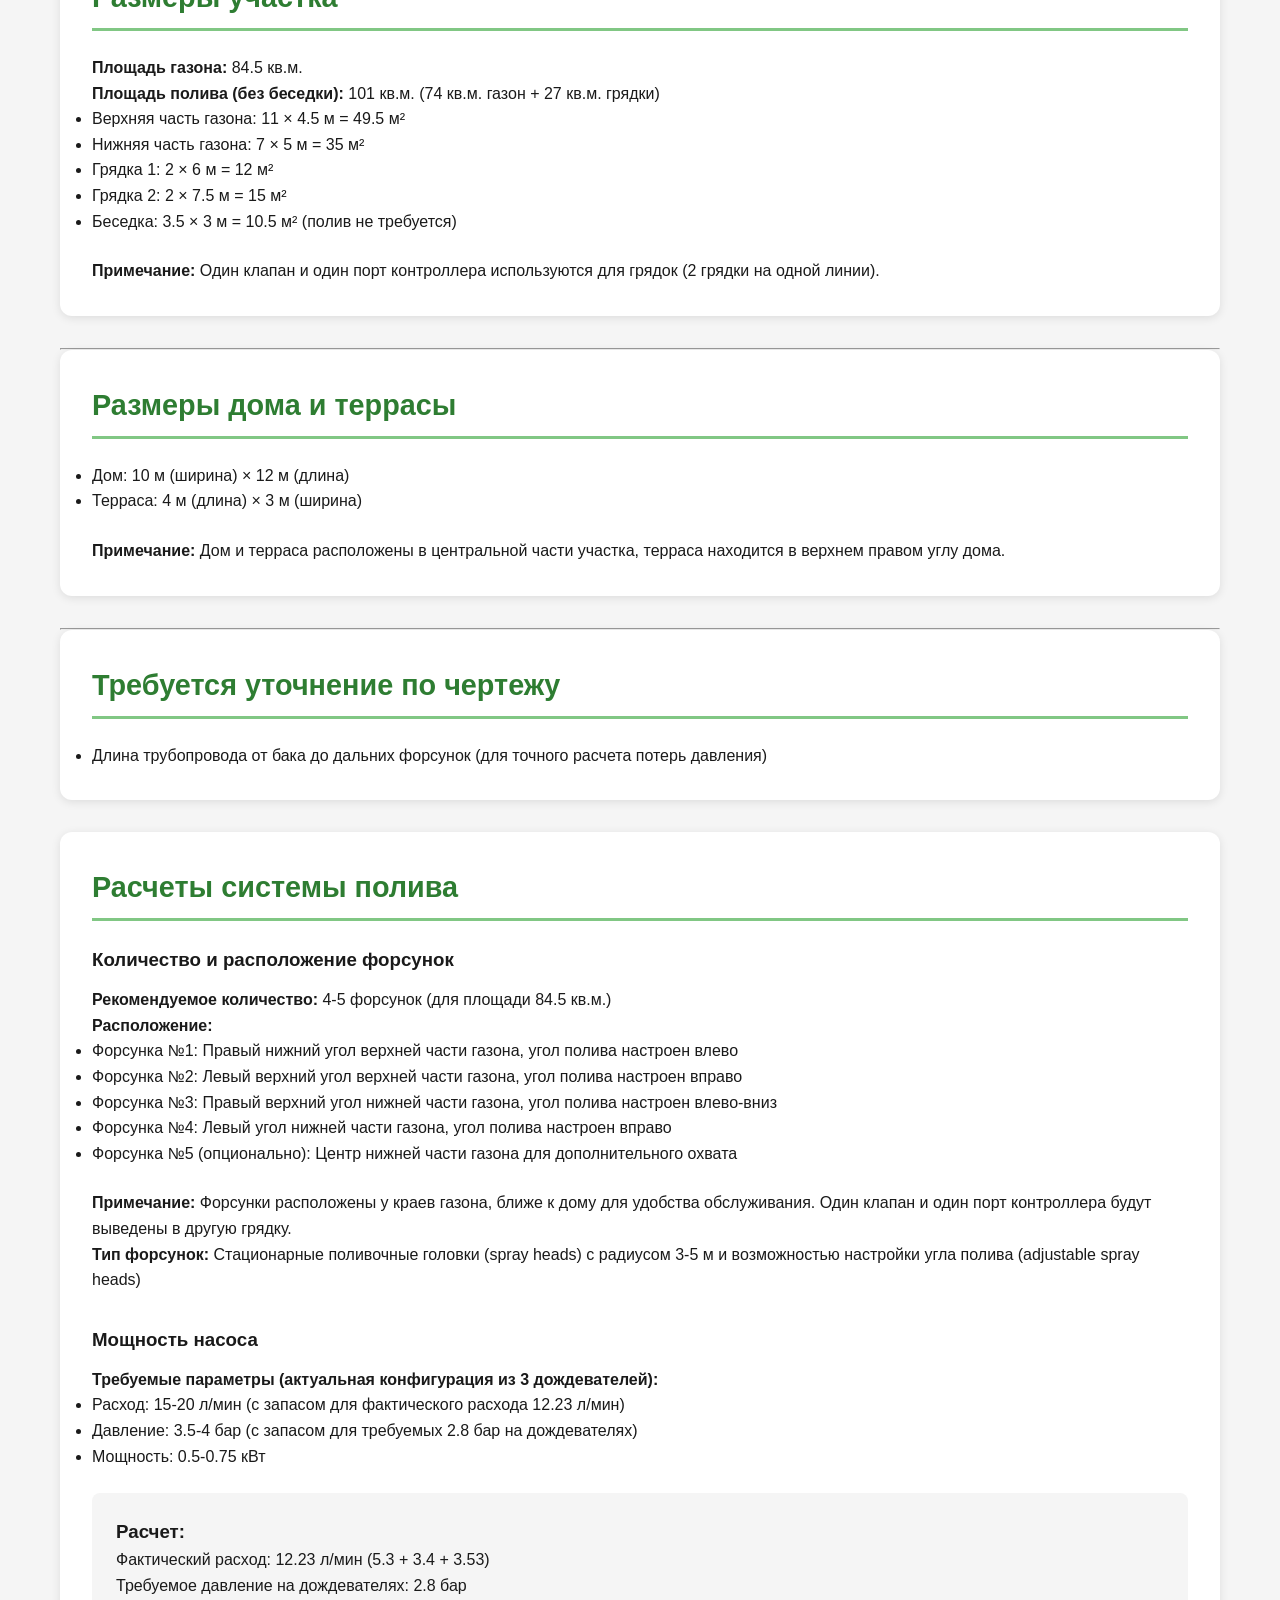
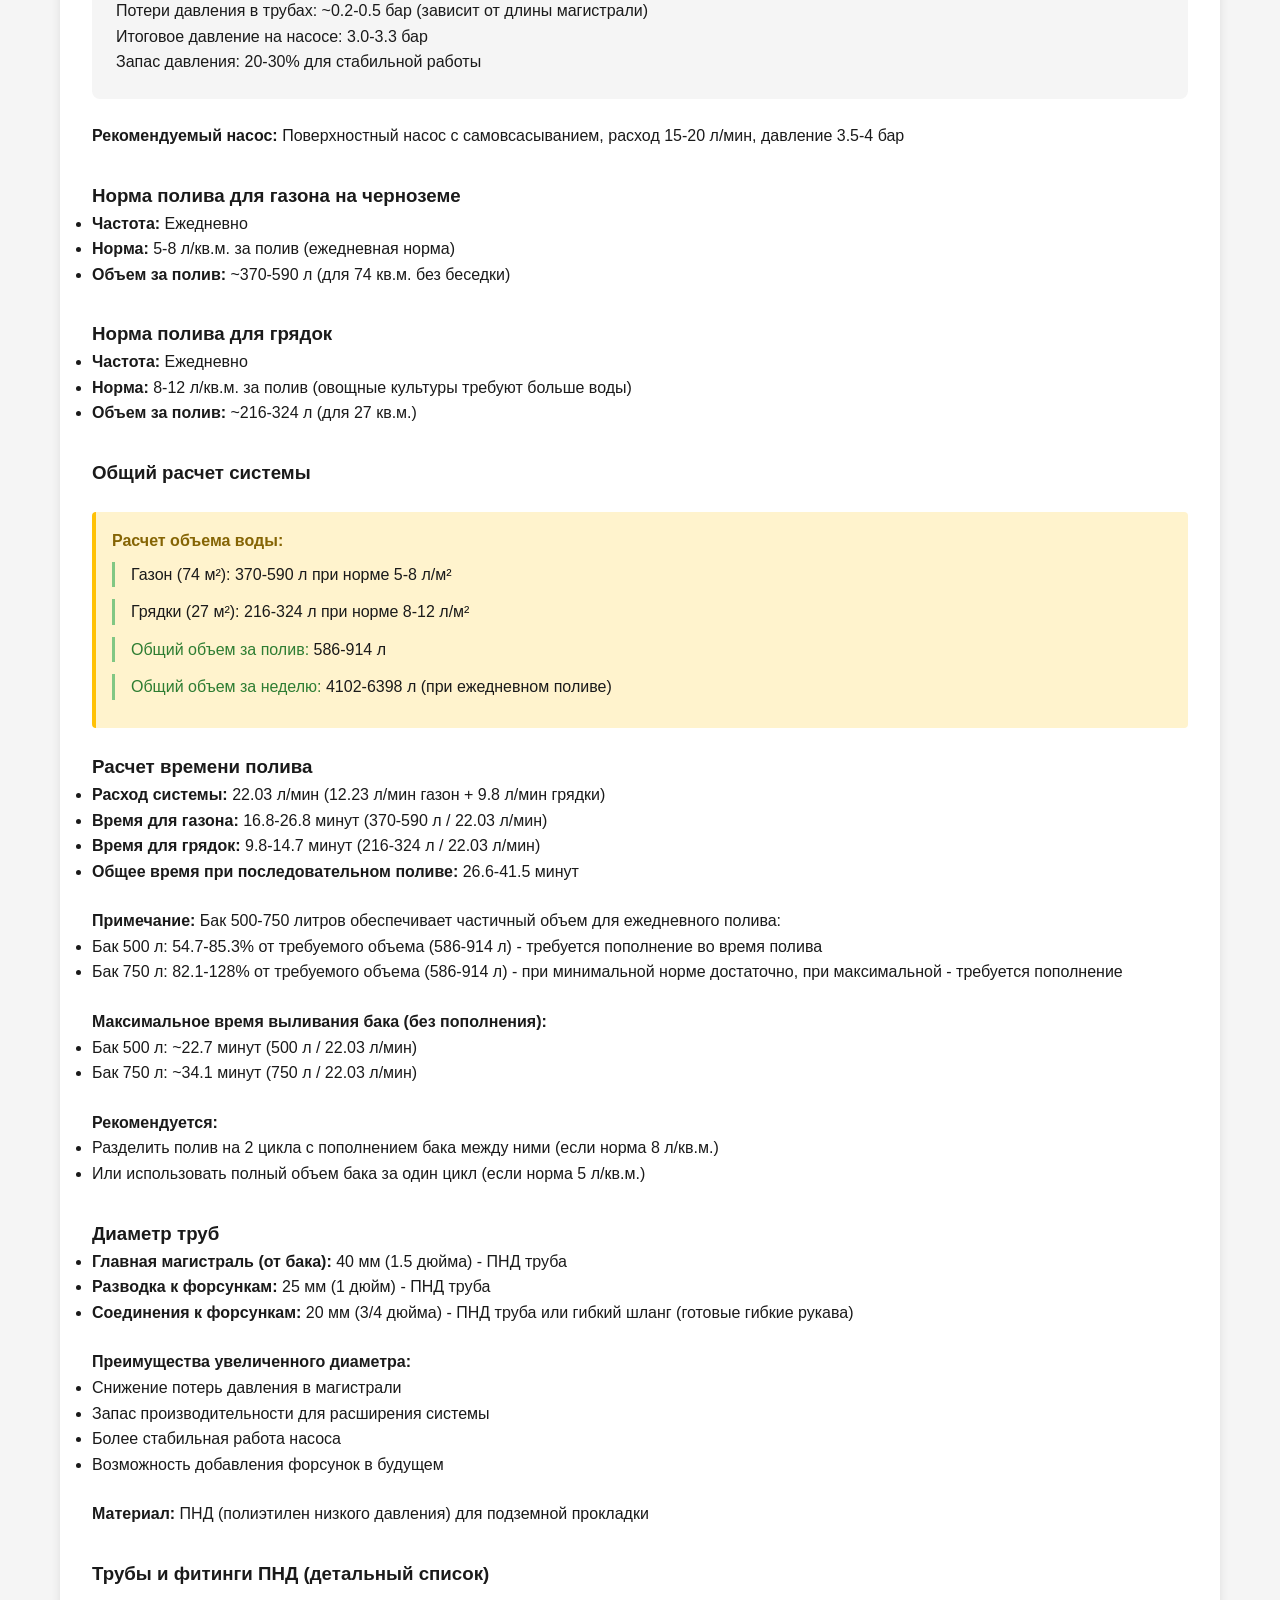
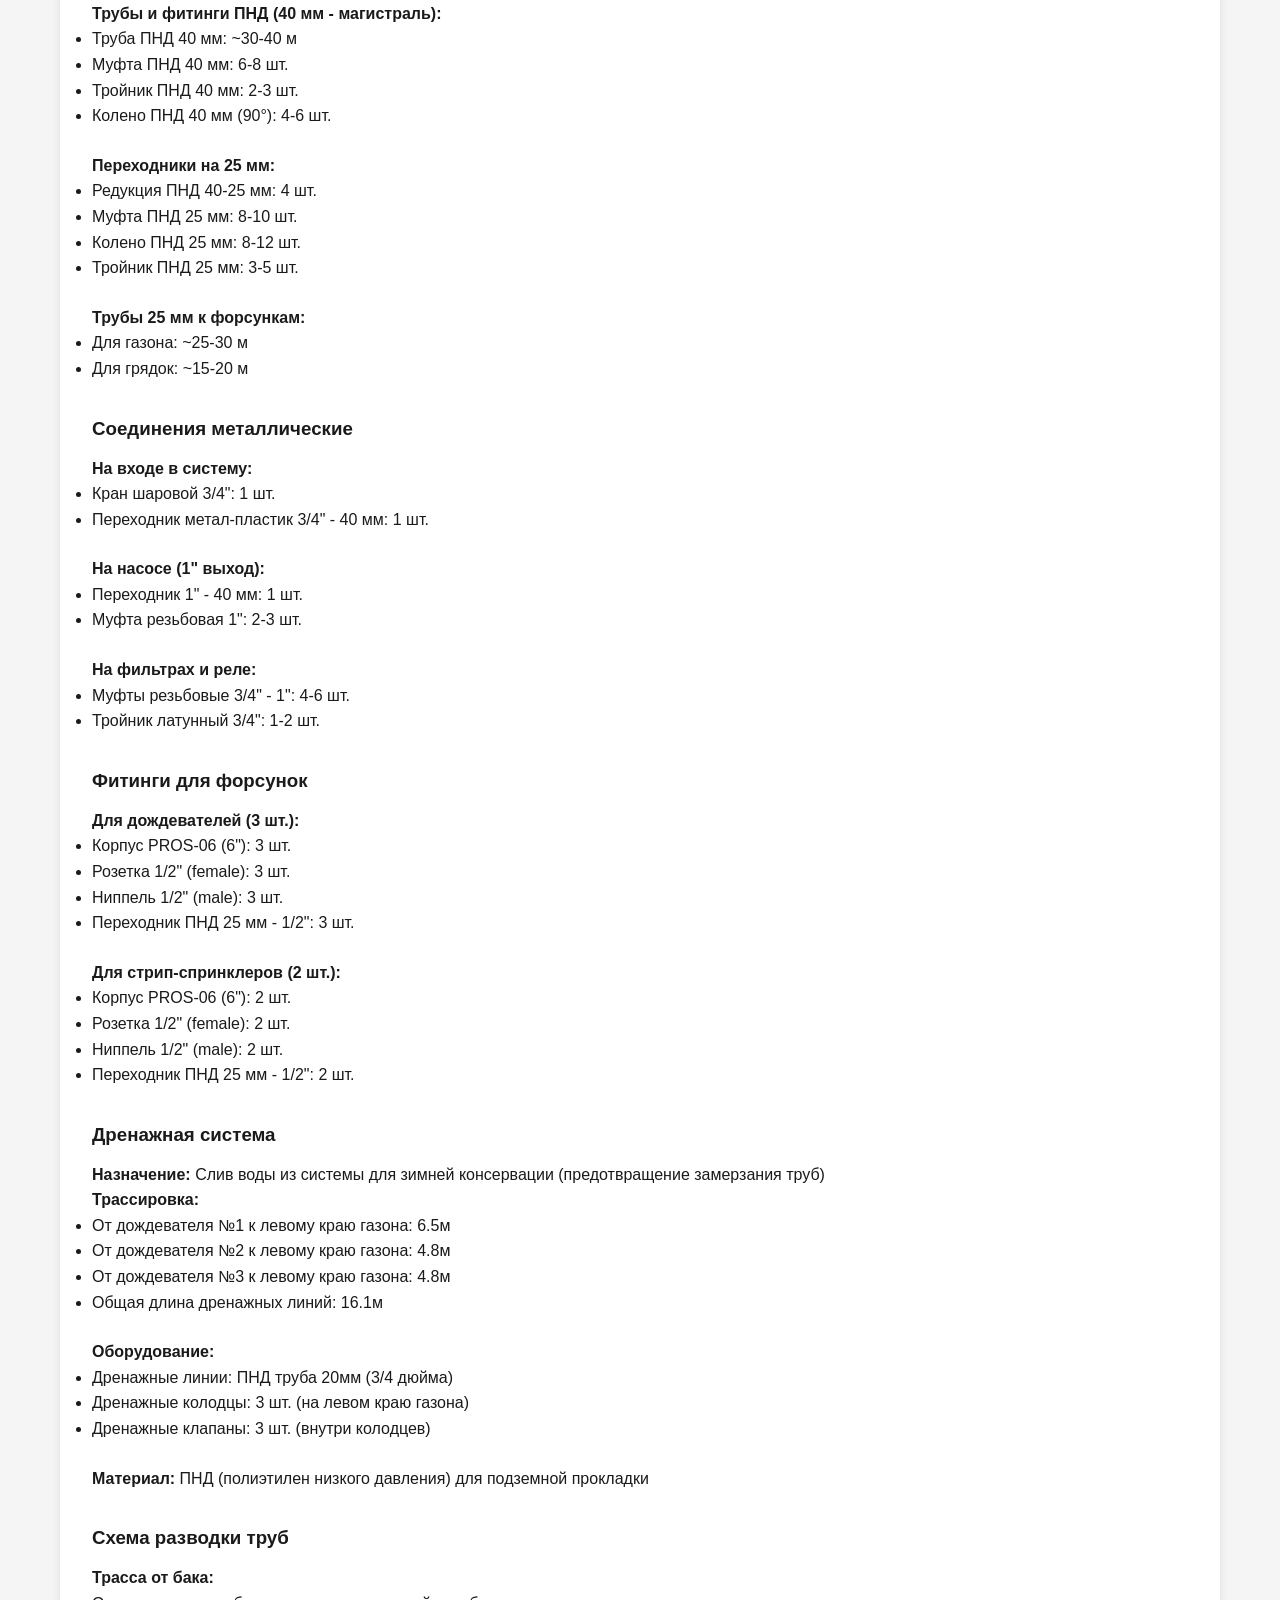
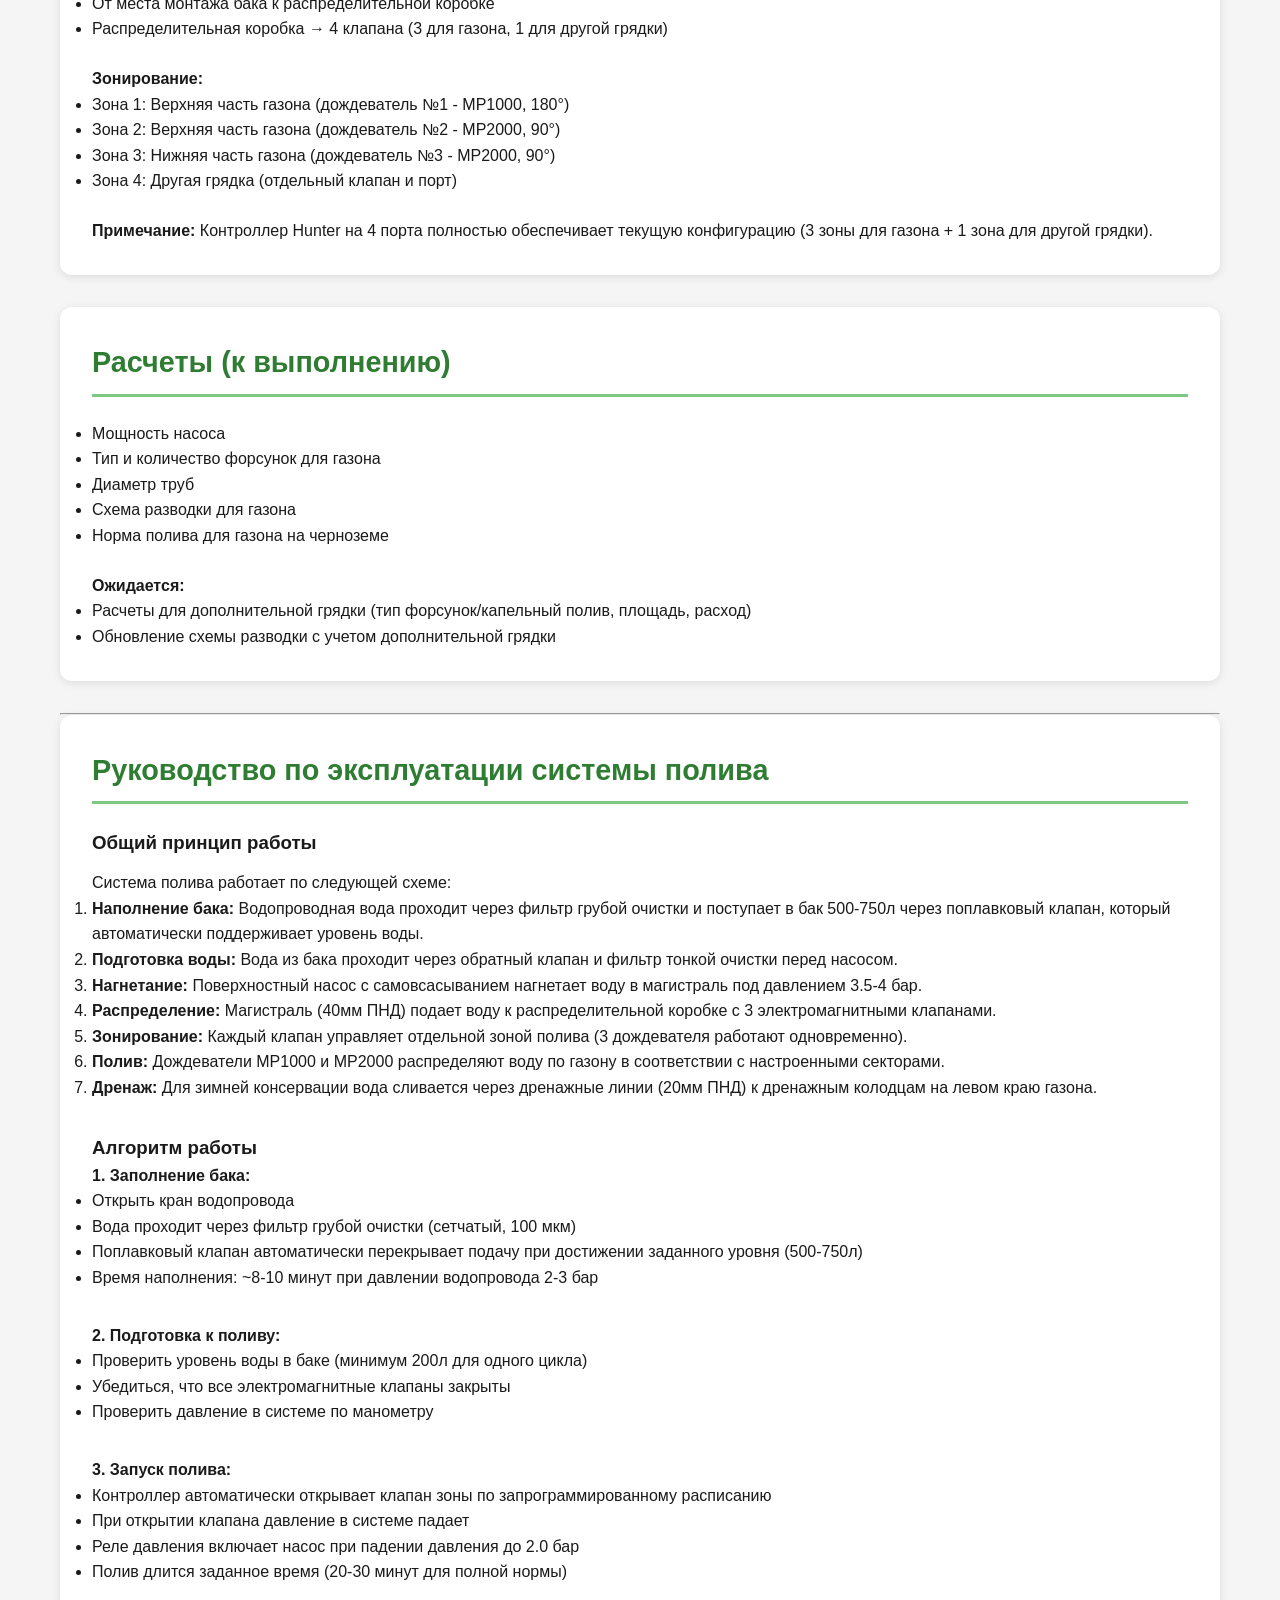
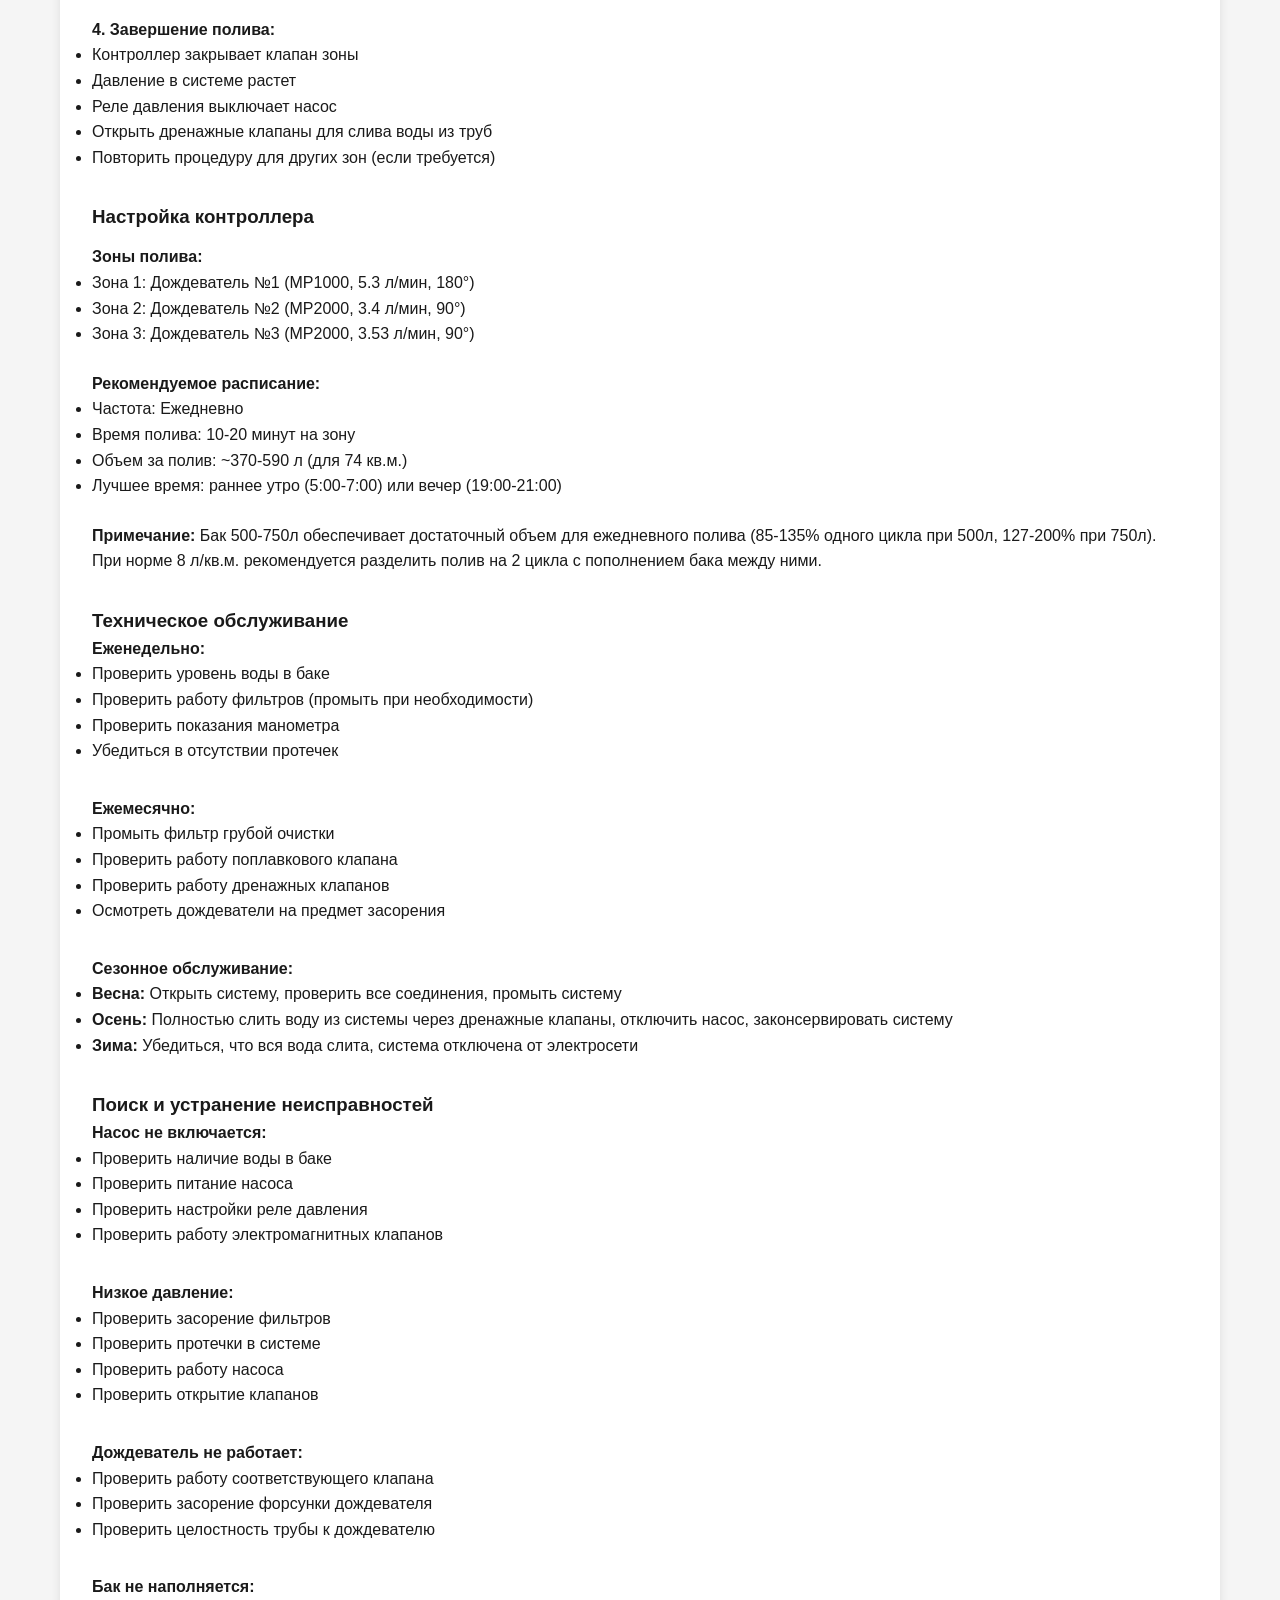
<file: irrigation_project.html>
<!DOCTYPE html>
<html lang="ru">
<head>
    <meta charset="UTF-8">
    <meta name="viewport" content="width=device-width, initial-scale=1.0">
    <title>Проект автополива газона</title>
    <link rel="stylesheet" href="styles.css">
</head>
<body>
    <nav class="nav">
        <div class="nav__container container">
            <a href="index.html" class="nav__logo">🌿 Автополив</a>
            <ul class="nav__links">
                <li><a href="index.html" class="nav__link">Главная</a></li>
                <li><a href="irrigation_project.html" class="nav__link">Проект</a></li>
                <li><a href="equipment_connection_scheme.html" class="nav__link">Схема</a></li>
                <li><a href="sprinkler_plan.html" class="nav__link">План</a></li>
                <li><a href="pump_box_design.html" class="nav__link">Ящик</a></li>
                <li><a href="pnd_fittings_specification.html" class="nav__link">Фитинги</a></li>
                <li><a href="estimate.html" class="nav__link">Смета</a></li>
                <li><a href="estimate_ai.html" class="nav__link">Смета (ИИ)</a></li>
            </ul>
        </div>
    </nav>

    <div class="hero">
        <div class="container">
            <h1 class="hero__title">Проект автополива газона</h1>
        </div>
    </div>

    <div class="container">
        <div class="section">
            <h2 class="section__title">Основные параметры</h2>
            <p><strong>Площадь:</strong> 84.5 кв.м.</p>
            <p><strong>Площадь полива (без беседки):</strong> 74 кв.м. газон + 27 кв.м. грядки = 101 кв.м.</p>
            <p><strong>Форма участка:</strong> Г-образная</p>
            <p><strong>Размеры:</strong></p>
            <ul>
                <li>Верхняя часть газона: 11 × 4.5 м = 49.5 м²</li>
                <li>Нижняя часть газона: 7 × 5 м = 35 м²</li>
                <li>Грядка 1: 2 × 6 м = 12 м²</li>
                <li>Грядка 2: 2 × 7.5 м = 15 м²</li>
                <li>Беседка: 3.5 × 3 м = 10.5 м² (полив не требуется)</li>
            </ul>
        </div>

        <div class="section">
            <h2 class="section__title">Источник воды</h2>
            <ul>
                <li><strong>Тип:</strong> Бак 500-750 литров</li>
                <li><strong>Пополнение:</strong> Из водопровода</li>
                <li><strong>Высота подъема:</strong> Нет (все в одной плоскости)</li>
            </ul>
        </div>

        <div class="section">
            <h2 class="section__title">Растения и почва</h2>
            <ul>
                <li><strong>Тип растений:</strong> Газон, трава</li>
                <li><strong>Тип почвы:</strong> Чернозем (хорошая водоудерживающая способность)</li>
            </ul>
        </div>

        <div class="section">
            <h2 class="section__title">Оборудование</h2>
            <ul>
                <li><strong>Контроллер:</strong> Hunter ELC-401i-E Eco-Logic (4 станции, 2 программы, 4 времени запуска на программу)</li>
                <li><strong>Настройка:</strong> Программа A - запуск в 21:00, Программа B - запуск в 07:00 (с блокировкой по датчику влажности)</li>
                <li><strong>Датчик влажности почвы:</strong> Hunter SOIL-CLIK</li>
            </ul>

            <h3>Контроллер Hunter ELC-401i-E Eco-Logic</h3>
            <p><strong>Модель:</strong> Hunter ELC-401i-E Eco-Logic Indoor Controller</p>
            <p><strong>Назначение:</strong> Управление системой полива с 4 зонами</p>

            <div class="specs">
                <h3>Спецификация:</h3>
                <ul class="specs__list">
                    <li><strong>Тип:</strong> Внутренний контроллер (indoor)</li>
                    <li><strong>Количество станций:</strong> 4 (используется 3 для газона + 1 для другой грядки)</li>
                    <li><strong>Количество программ:</strong> 2 независимые программы</li>
                    <li><strong>Времена запуска:</strong> 4 на каждую программу</li>
                    <li><strong>Максимальное время работы зоны:</strong> до 4 часов</li>
                    <li><strong>Питание:</strong> 230VAC (европейская версия)</li>
                    <li><strong>Выход на клапаны:</strong> 24VAC (встроенный трансформатор)</li>
                    <li><strong>Совместимость:</strong> Совместим с датчиками Hunter Clik (дождь, влажность почвы)</li>
                    <li><strong>Особенности:</strong> QuickCheck™ Technology для диагностики проводки, защита от короткого замыкания</li>
                </ul>
            </div>

            <p><strong>Настройка для проекта:</strong></p>
            <ul>
                <li>Программа A: Запуск в 21:00 (вечерний полив)</li>
                <li>Программа B: Запуск в 07:00 (утренний полив)</li>
                <li>Датчик SOIL-CLIK: Блокирует полив при влажной почве в оба времени</li>
                <li>Время полива: Фиксированное время (настраивается, например, 20-30 минут на зону)</li>
            </ul>

            <p><strong>Преимущества:</strong></p>
            <ul>
                <li>Простота настройки и использования</li>
                <li>Надежность и долговечность</li>
                <li>Совместимость с датчиками Hunter</li>
                <li>Экономичное решение для небольших систем</li>
            </ul>

            <h3>Датчик влажности почвы</h3>
            <p><strong>Модель:</strong> Hunter SOIL-CLIK</p>
            <p><strong>Назначение:</strong> Автоматическое определение необходимости полива на основе влажности почвы</p>

            <div class="specs">
                <h3>Спецификация:</h3>
                <ul class="specs__list">
                    <li><strong>Тип:</strong> Емкостный датчик влажности</li>
                    <li><strong>Диапазон измерения влажности:</strong> 0-100% (относительная влажность)</li>
                    <li><strong>Напряжение питания:</strong> 24 ВАС (от контроллера)</li>
                    <li><strong>Регулировка порога срабатывания:</strong> Ручная настройка (поворотный регулятор)</li>
                    <li><strong>Защита:</strong> IP68 (водонепроницаемый корпус)</li>
                    <li><strong>Глубина установки:</strong> 10-15 см (в зоне корней)</li>
                    <li><strong>Длина кабеля:</strong> ~5 м (стандартная)</li>
                    <li><strong>Совместимость:</strong> Совместим с контроллерами Hunter</li>
                </ul>
            </div>

            <p><strong>Принцип работы:</strong></p>
            <ul>
                <li>Датчик измеряет электрическую проводимость почвы, которая зависит от влажности</li>
                <li>При достижении заданного уровня влажности датчик блокирует полив</li>
                <li>При высыхании почвы ниже порога датчик разрешает полив</li>
            </ul>

            <p><strong>Установка:</strong></p>
            <ul>
                <li>Устанавливается в зоне корневой системы газона (10-15 см глубина)</li>
                <li>Рекомендуется установка в представительной зоне (не в тени, не на склоне)</li>
                <li>Подключается к контроллеру Hunter через专用 порт датчика</li>
            </ul>

            <p><strong>Преимущества:</strong></p>
            <ul>
                <li>Экономия воды (полив только при необходимости)</li>
                <li>Предотвращение переувлажнения</li>
                <li>Автоматическая адаптация к погодным условиям</li>
                <li>Простота настройки и обслуживания</li>
            </ul>

            <h3>Распределительные коробки</h3>
            <p><strong>Коробка 1 (для газона):</strong> Rain Bird VBA02674 (трехместный клапанный бокс) - 3 клапана</p>
            <p><strong>Коробка 2 (для грядок):</strong> Одноместный клапанный бокс - 1 клапан</p>
            <p><strong>Назначение:</strong> Размещение электромагнитных клапанов для зон полива</p>

            <div class="specs">
                <h3>Размеры коробки 1 (3 клапана):</h3>
                <ul class="specs__list">
                    <li><strong>Длина (низ):</strong> 50.5 см</li>
                    <li><strong>Ширина (низ):</strong> 37 см</li>
                    <li><strong>Высота:</strong> 30.5 см</li>
                </ul>
            </div>

            <div class="specs">
                <h3>Размеры коробки 2 (1 клапан):</h3>
                <ul class="specs__list">
                    <li><strong>Длина (низ):</strong> ~25 см</li>
                    <li><strong>Ширина (низ):</strong> ~25 см</li>
                    <li><strong>Высота:</strong> ~25 см</li>
                </ul>
            </div>

            <p><strong>Особенности:</strong></p>
            <ul>
                <li>Болтовой замок крышки</li>
                <li>Черное основание, зеленая крышка</li>
                <li>Уникальные вырезы для легкого размещения труб</li>
            </ul>

            <h3>Поплавковый датчик уровня</h3>
            <p><strong>Назначение:</strong> Защита насоса от сухого хода при пустом баке</p>

            <div class="specs">
                <h3>Спецификация:</h3>
                <ul class="specs__list">
                    <li><strong>Тип:</strong> Поплавковый выключатель (float switch)</li>
                    <li><strong>Напряжение:</strong> 230VAC (для разрыва цепи питания насоса)</li>
                    <li><strong>Ток:</strong> До 10A (достаточно для насоса 0.5-0.75 кВт)</li>
                    <li><strong>Материал корпуса:</strong> Полипропилен (устойчив к воде)</li>
                    <li><strong>Длина кабеля:</strong> ~2-3 м (для подключения к цепи питания насоса)</li>
                    <li><strong>Уровень срабатывания:</strong> Настроен на уровень забора воды из бака (для защиты от сухого хода)</li>
                </ul>
            </div>

            <p><strong>Принцип работы:</strong></p>
            <ul>
                <li>При нормальном уровне воды поплавок находится в верхнем положении - цепь питания насоса замкнута</li>
                <li>При падении уровня воды ниже минимального поплавок опускается - цепь питания насоса разрывается</li>
                <li>Насос не может включиться при пустом баке, предотвращая сухой ход</li>
            </ul>

            <p><strong>Установка:</strong></p>
            <ul>
                <li>Устанавливается внутри бака на уровне забора воды из бака</li>
                <li>Включается последовательно в цепь питания насоса (230VAC)</li>
                <li>Крепится через кронштейн к крышке или стенке бака</li>
            </ul>

            <p><strong>Преимущества:</strong></p>
            <ul>
                <li>Надежная защита насоса от сухого хода</li>
                <li>Простая установка и настройка</li>
                <li>Не требует дополнительного питания</li>
                <li>Работает механически, не зависит от электроники</li>
            </ul>
        </div>

        <div class="section">
            <h2 class="section__title">Дождеватели (форсунки) - актуальная конфигурация</h2>

            <h3>Зона газона (3 дождевателя работают одновременно)</h3>

            <h3>Дождеватель №1: Hunter MP1000 (Maroon, 90°-210°)</h3>
            <p><strong>Расположение:</strong> Верхняя часть газона, нижняя грань</p>
            <p><strong>Конфигурация:</strong> 180°, радиус 4.5м</p>
            <p><strong>Корпус:</strong> Hunter PRO-Spray Body PROS-06 (6" / 15 см)</p>

            <div class="specs">
                <h3>Спецификация форсунки:</h3>
                <ul class="specs__list">
                    <li><strong>Тип:</strong> Ротационная форсунка (MP1000)</li>
                    <li><strong>Радиус полива:</strong> 2.4м - 4.6м (8' - 15')</li>
                    <li><strong>Регулируемый сектор:</strong> 90° - 210°</li>
                    <li><strong>Рекомендуемое давление:</strong> 40 PSI (2.8 бар)</li>
                    <li><strong>Минимальное давление:</strong> 30 PSI (2 бар)</li>
                    <li><strong>Интенсивность осадков:</strong> 10 мм/час (0.4 in/hr)</li>
                    <li><strong>Цвет головки:</strong> Бордовый (Maroon)</li>
                </ul>
            </div>

            <p><strong>Расчет для текущей конфигурации (180°, радиус 4.5м):</strong></p>
            <ul>
                <li>Площадь сектора: 31.8 м² (π × 4.5² × 0.5)</li>
                <li>Расход воды: ~5.3 л/мин (318 л/час)</li>
                <li>Требуемое давление: 2.8 бар (40 PSI)</li>
            </ul>

            <h3>Дождеватель №2: Hunter MP2000 (Black, 90°-210°)</h3>
            <p><strong>Расположение:</strong> Верхняя часть газона</p>
            <p><strong>Конфигурация:</strong> 90°, радиус 5м, 3 квадрант (вниз-влево)</p>
            <p><strong>Корпус:</strong> Hunter PRO-Spray Body PROS-06 (6" / 15 см)</p>

            <div class="specs">
                <h3>Спецификация форсунки:</h3>
                <ul class="specs__list">
                    <li><strong>Тип:</strong> Ротационная форсунка (MP2000)</li>
                    <li><strong>Радиус полива:</strong> 4м - 6.4м (13' - 21')</li>
                    <li><strong>Регулируемый сектор:</strong> 90° - 210°</li>
                    <li><strong>Рекомендуемое давление:</strong> 40 PSI (2.8 бар)</li>
                    <li><strong>Минимальное давление:</strong> 30 PSI (2 бар)</li>
                    <li><strong>Интенсивность осадков:</strong> 10 мм/час (0.4 in/hr)</li>
                    <li><strong>Цвет головки:</strong> Черный (Black)</li>
                </ul>
            </div>

            <p><strong>Расчет для текущей конфигурации (90°, радиус 5м):</strong></p>
            <ul>
                <li>Площадь сектора: 19.6 м² (π × 5² × 0.25)</li>
                <li>Расход воды: ~3.4 л/мин (204 л/час)</li>
                <li>Требуемое давление: 2.8 бар (40 PSI)</li>
            </ul>

            <h3>Дождеватель №3: Hunter MP2000 (Black, 90°-210°)</h3>
            <p><strong>Расположение:</strong> Правый нижний угол нижней части газона</p>
            <p><strong>Конфигурация:</strong> 90°, радиус 5.2м, 3 квадрант</p>
            <p><strong>Корпус:</strong> Hunter PRO-Spray Body PROS-06 (6" / 15 см)</p>

            <div class="specs">
                <h3>Спецификация форсунки:</h3>
                <ul class="specs__list">
                    <li><strong>Тип:</strong> Ротационная форсунка (MP2000)</li>
                    <li><strong>Радиус полива:</strong> 4м - 6.4м (13' - 21')</li>
                    <li><strong>Регулируемый сектор:</strong> 90° - 210°</li>
                    <li><strong>Рекомендуемое давление:</strong> 40 PSI (2.8 бар)</li>
                    <li><strong>Минимальное давление:</strong> 30 PSI (2 бар)</li>
                    <li><strong>Интенсивность осадков:</strong> 10 мм/час (0.4 in/hr)</li>
                    <li><strong>Цвет головки:</strong> Черный (Black)</li>
                </ul>
            </div>

            <p><strong>Расчет для текущей конфигурации (90°, радиус 5.2м):</strong></p>
            <ul>
                <li>Площадь сектора: 21.2 м² (π × 5.2² × 0.25)</li>
                <li>Расход воды: ~3.53 л/мин (212 л/час)</li>
                <li>Требуемое давление: 2.8 бар (40 PSI)</li>
            </ul>

            <div class="important">
                <h4 class="important__title">Итого по газону:</h4>
                <p class="important__text">Общий расход при одновременной работе всех дождевателей газона: 12.23 л/мин (734 л/час)</p>
                <p class="important__text">Общая площадь полива газона: ~72.6 м² (с учетом перекрытия секторов)</p>
            </div>

            <h3>Зона грядок (стрип-спринклеры)</h3>
            <p><strong>Конфигурация:</strong> 2 грядки на одном клапане, 2 стрип-спринклера Hunter SS-530</p>

            <h3>Грядка 1: 2 × 6 м</h3>
            <p><strong>Количество спринклеров:</strong> 1 шт.</p>
            <p><strong>Расположение:</strong> На 25 см от края грядки (длина полосы 9м покрывает 6м)</p>

            <h3>Грядка 2: 2 × 7.5 м</h3>
            <p><strong>Количество спринклеров:</strong> 1 шт.</p>
            <p><strong>Расположение:</strong> На 25 см от края грядки (длина полосы 9м покрывает 7.5м)</p>

            <h3>Hunter SS-530 Strip Pattern Nozzle (Side Strip, 5' × 30')</h3>
            <p><strong>Корпус:</strong> Hunter PRO-Spray Body PROS-06 (6" / 15 см)</p>
            <p><strong>Форсунка:</strong> Hunter SS-530 Strip Pattern Nozzle</p>
            <p><strong>Установка:</strong> На 25 см от края грядки (ширина полосы 1.5м, покрытие 2м)</p>

            <div class="specs">
                <h3>Спецификация форсунки:</h3>
                <ul class="specs__list">
                    <li><strong>Тип:</strong> Стрип-форсунка (Strip Pattern Nozzle)</li>
                    <li><strong>Паттерн:</strong> Side Strip (боковая полоса)</li>
                    <li><strong>Размеры полосы:</strong> 5' × 30' (1.5м × 9м)</li>
                    <li><strong>Ширина полосы:</strong> 1.5м в одном направлении от спринклера</li>
                    <li><strong>Длина полосы:</strong> До 9м</li>
                    <li><strong>Рекомендуемое давление:</strong> 20-40 PSI (1.4-2.8 бар)</li>
                    <li><strong>Расход воды:</strong> 1.1-1.5 GPM = 4.16-5.68 л/мин на спринклер (средний ~4.9 л/мин)</li>
                    <li><strong>Интенсивность осадков:</strong> ~0.4 дюйм/час (~10 мм/час)</li>
                </ul>
            </div>

            <p><strong>Расчет для зоны грядок:</strong></p>
            <ul>
                <li>Общее количество спринклеров: 2 шт. (1 + 1)</li>
                <li>Общий расход: 2 × 4.9 = 9.8 л/мин (588 л/час, при среднем давлении 30 PSI)</li>
                <li>Общая площадь грядок: 27 м² (12 + 15 м²)</li>
                <li>Магистраль до клапана грядок: ~4м от распределительной коробки</li>
            </ul>

            <div class="important">
                <h4 class="important__title">Итого по всей системе (одновременная работа):</h4>
                <p class="important__text">Газон: 12.23 л/мин</p>
                <p class="important__text">Грядки: 9.8 л/мин</p>
                <p class="important__text"><strong>Общий расход: 22.03 л/мин (1322 л/час)</strong></p>
                <p class="important__text">Общая площадь полива: 101 м² (74 м² газон + 27 м² грядки)</p>
            </div>
        </div>

        <div class="section">
            <h2 class="section__title">Предварительные оценки</h2>
            <ul>
                <li><strong>Количество дождевателей газона:</strong> 3 шт. (MP1000 ×1, MP2000 ×2)</li>
                <li><strong>Количество стрип-спринклеров грядок:</strong> 2 шт. (Hunter SS-530)</li>
                <li><strong>Количество портов контроллера:</strong> 4 порта (3 для газона, 1 для грядок)</li>
                <li><strong>Количество клапанов:</strong> 4 клапана (3 для газона, 1 для грядок)</li>
                <li><strong>Мощность насоса:</strong> Вихрь ПН-650, 0.65 кВт, расход 55 л/мин, напор 45 м (4.5 бар). Реле давления: включение 2.5 бар, отключение 4.5 бар (дифференциал 2.0 бар для стабильной работы без циклирования, расход 22.03 л/мин фактический)</li>
            </ul>
        </div>

        <div class="section">
            <h2 class="section__title">Размеры участка</h2>
            <p><strong>Площадь газона:</strong> 84.5 кв.м.</p>
            <p><strong>Площадь полива (без беседки):</strong> 101 кв.м. (74 кв.м. газон + 27 кв.м. грядки)</p>
            <ul>
                <li>Верхняя часть газона: 11 × 4.5 м = 49.5 м²</li>
                <li>Нижняя часть газона: 7 × 5 м = 35 м²</li>
                <li>Грядка 1: 2 × 6 м = 12 м²</li>
                <li>Грядка 2: 2 × 7.5 м = 15 м²</li>
                <li>Беседка: 3.5 × 3 м = 10.5 м² (полив не требуется)</li>
            </ul>
            <p><strong>Примечание:</strong> Один клапан и один порт контроллера используются для грядок (2 грядки на одной линии).</p>
        </div>

        <hr>

        <div class="section">
            <h2 class="section__title">Размеры дома и террасы</h2>
            <ul>
                <li>Дом: 10 м (ширина) × 12 м (длина)</li>
                <li>Терраса: 4 м (длина) × 3 м (ширина)</li>
            </ul>
            <p><strong>Примечание:</strong> Дом и терраса расположены в центральной части участка, терраса находится в верхнем правом углу дома.</p>
        </div>

        <hr>

        <div class="section">
            <h2 class="section__title">Требуется уточнение по чертежу</h2>
            <ul>
                <li>Длина трубопровода от бака до дальних форсунок (для точного расчета потерь давления)</li>
            </ul>
        </div>

        <div class="section">
            <h2 class="section__title">Расчеты системы полива</h2>

            <h3>Количество и расположение форсунок</h3>
            <p><strong>Рекомендуемое количество:</strong> 4-5 форсунок (для площади 84.5 кв.м.)</p>
            <p><strong>Расположение:</strong></p>
            <ul>
                <li>Форсунка №1: Правый нижний угол верхней части газона, угол полива настроен влево</li>
                <li>Форсунка №2: Левый верхний угол верхней части газона, угол полива настроен вправо</li>
                <li>Форсунка №3: Правый верхний угол нижней части газона, угол полива настроен влево-вниз</li>
                <li>Форсунка №4: Левый угол нижней части газона, угол полива настроен вправо</li>
                <li>Форсунка №5 (опционально): Центр нижней части газона для дополнительного охвата</li>
            </ul>
            <p><strong>Примечание:</strong> Форсунки расположены у краев газона, ближе к дому для удобства обслуживания. Один клапан и один порт контроллера будут выведены в другую грядку.</p>
            <p><strong>Тип форсунок:</strong> Стационарные поливочные головки (spray heads) с радиусом 3-5 м и возможностью настройки угла полива (adjustable spray heads)</p>

            <h3>Мощность насоса</h3>
            <p><strong>Требуемые параметры (актуальная конфигурация из 3 дождевателей):</strong></p>
            <ul>
                <li>Расход: 15-20 л/мин (с запасом для фактического расхода 12.23 л/мин)</li>
                <li>Давление: 3.5-4 бар (с запасом для требуемых 2.8 бар на дождевателях)</li>
                <li>Мощность: 0.5-0.75 кВт</li>
            </ul>

            <div class="specs">
                <h3>Расчет:</h3>
                <ul class="specs__list">
                    <li>Фактический расход: 12.23 л/мин (5.3 + 3.4 + 3.53)</li>
                    <li>Требуемое давление на дождевателях: 2.8 бар</li>
                    <li>Потери давления в трубах: ~0.2-0.5 бар (зависит от длины магистрали)</li>
                    <li>Итоговое давление на насосе: 3.0-3.3 бар</li>
                    <li>Запас давления: 20-30% для стабильной работы</li>
                </ul>
            </div>
            <p><strong>Рекомендуемый насос:</strong> Поверхностный насос с самовсасыванием, расход 15-20 л/мин, давление 3.5-4 бар</p>

            <h3>Норма полива для газона на черноземе</h3>
            <ul>
                <li><strong>Частота:</strong> Ежедневно</li>
                <li><strong>Норма:</strong> 5-8 л/кв.м. за полив (ежедневная норма)</li>
                <li><strong>Объем за полив:</strong> ~370-590 л (для 74 кв.м. без беседки)</li>
            </ul>

            <h3>Норма полива для грядок</h3>
            <ul>
                <li><strong>Частота:</strong> Ежедневно</li>
                <li><strong>Норма:</strong> 8-12 л/кв.м. за полив (овощные культуры требуют больше воды)</li>
                <li><strong>Объем за полив:</strong> ~216-324 л (для 27 кв.м.)</li>
            </ul>

            <h3>Общий расчет системы</h3>
            <div class="important">
                <h4 class="important__title">Расчет объема воды:</h4>
                <ul class="specs__list">
                    <li class="specs__list-item">Газон (74 м²): 370-590 л при норме 5-8 л/м²</li>
                    <li class="specs__list-item">Грядки (27 м²): 216-324 л при норме 8-12 л/м²</li>
                    <li class="specs__list-item"><span class="specs__list-item--highlight">Общий объем за полив:</span> 586-914 л</li>
                    <li class="specs__list-item"><span class="specs__list-item--highlight">Общий объем за неделю:</span> 4102-6398 л (при ежедневном поливе)</li>
                </ul>
            </div>

            <h3>Расчет времени полива</h3>
            <ul>
                <li><strong>Расход системы:</strong> 22.03 л/мин (12.23 л/мин газон + 9.8 л/мин грядки)</li>
                <li><strong>Время для газона:</strong> 16.8-26.8 минут (370-590 л / 22.03 л/мин)</li>
                <li><strong>Время для грядок:</strong> 9.8-14.7 минут (216-324 л / 22.03 л/мин)</li>
                <li><strong>Общее время при последовательном поливе:</strong> 26.6-41.5 минут</li>
            </ul>

            <p><strong>Примечание:</strong> Бак 500-750 литров обеспечивает частичный объем для ежедневного полива:</p>
            <ul>
                <li>Бак 500 л: 54.7-85.3% от требуемого объема (586-914 л) - требуется пополнение во время полива</li>
                <li>Бак 750 л: 82.1-128% от требуемого объема (586-914 л) - при минимальной норме достаточно, при максимальной - требуется пополнение</li>
            </ul>
            <p><strong>Максимальное время выливания бака (без пополнения):</strong></p>
            <ul>
                <li>Бак 500 л: ~22.7 минут (500 л / 22.03 л/мин)</li>
                <li>Бак 750 л: ~34.1 минут (750 л / 22.03 л/мин)</li>
            </ul>
            <p><strong>Рекомендуется:</strong></p>
            <ul>
                <li>Разделить полив на 2 цикла с пополнением бака между ними (если норма 8 л/кв.м.)</li>
                <li>Или использовать полный объем бака за один цикл (если норма 5 л/кв.м.)</li>
            </ul>

            <h3>Диаметр труб</h3>
            <ul>
                <li><strong>Главная магистраль (от бака):</strong> 40 мм (1.5 дюйма) - ПНД труба</li>
                <li><strong>Разводка к форсункам:</strong> 25 мм (1 дюйм) - ПНД труба</li>
                <li><strong>Соединения к форсункам:</strong> 20 мм (3/4 дюйма) - ПНД труба или гибкий шланг (готовые гибкие рукава)</li>
            </ul>
            <p><strong>Преимущества увеличенного диаметра:</strong></p>
            <ul>
                <li>Снижение потерь давления в магистрали</li>
                <li>Запас производительности для расширения системы</li>
                <li>Более стабильная работа насоса</li>
                <li>Возможность добавления форсунок в будущем</li>
            </ul>
            <p><strong>Материал:</strong> ПНД (полиэтилен низкого давления) для подземной прокладки</p>

            <h3>Трубы и фитинги ПНД (детальный список)</h3>
            <p><strong>Трубы и фитинги ПНД (40 мм - магистраль):</strong></p>
            <ul>
                <li>Труба ПНД 40 мм: ~30-40 м</li>
                <li>Муфта ПНД 40 мм: 6-8 шт.</li>
                <li>Тройник ПНД 40 мм: 2-3 шт.</li>
                <li>Колено ПНД 40 мм (90°): 4-6 шт.</li>
            </ul>
            <p><strong>Переходники на 25 мм:</strong></p>
            <ul>
                <li>Редукция ПНД 40-25 мм: 4 шт.</li>
                <li>Муфта ПНД 25 мм: 8-10 шт.</li>
                <li>Колено ПНД 25 мм: 8-12 шт.</li>
                <li>Тройник ПНД 25 мм: 3-5 шт.</li>
            </ul>
            <p><strong>Трубы 25 мм к форсункам:</strong></p>
            <ul>
                <li>Для газона: ~25-30 м</li>
                <li>Для грядок: ~15-20 м</li>
            </ul>

            <h3>Соединения металлические</h3>
            <p><strong>На входе в систему:</strong></p>
            <ul>
                <li>Кран шаровой 3/4": 1 шт.</li>
                <li>Переходник метал-пластик 3/4" - 40 мм: 1 шт.</li>
            </ul>
            <p><strong>На насосе (1" выход):</strong></p>
            <ul>
                <li>Переходник 1" - 40 мм: 1 шт.</li>
                <li>Муфта резьбовая 1": 2-3 шт.</li>
            </ul>
            <p><strong>На фильтрах и реле:</strong></p>
            <ul>
                <li>Муфты резьбовые 3/4" - 1": 4-6 шт.</li>
                <li>Тройник латунный 3/4": 1-2 шт.</li>
            </ul>

            <h3>Фитинги для форсунок</h3>
            <p><strong>Для дождевателей (3 шт.):</strong></p>
            <ul>
                <li>Корпус PROS-06 (6"): 3 шт.</li>
                <li>Розетка 1/2" (female): 3 шт.</li>
                <li>Ниппель 1/2" (male): 3 шт.</li>
                <li>Переходник ПНД 25 мм - 1/2": 3 шт.</li>
            </ul>
            <p><strong>Для стрип-спринклеров (2 шт.):</strong></p>
            <ul>
                <li>Корпус PROS-06 (6"): 2 шт.</li>
                <li>Розетка 1/2" (female): 2 шт.</li>
                <li>Ниппель 1/2" (male): 2 шт.</li>
                <li>Переходник ПНД 25 мм - 1/2": 2 шт.</li>
            </ul>

            <h3>Дренажная система</h3>
            <p><strong>Назначение:</strong> Слив воды из системы для зимней консервации (предотвращение замерзания труб)</p>
            <p><strong>Трассировка:</strong></p>
            <ul>
                <li>От дождевателя №1 к левому краю газона: 6.5м</li>
                <li>От дождевателя №2 к левому краю газона: 4.8м</li>
                <li>От дождевателя №3 к левому краю газона: 4.8м</li>
                <li>Общая длина дренажных линий: 16.1м</li>
            </ul>
            <p><strong>Оборудование:</strong></p>
            <ul>
                <li>Дренажные линии: ПНД труба 20мм (3/4 дюйма)</li>
                <li>Дренажные колодцы: 3 шт. (на левом краю газона)</li>
                <li>Дренажные клапаны: 3 шт. (внутри колодцев)</li>
            </ul>
            <p><strong>Материал:</strong> ПНД (полиэтилен низкого давления) для подземной прокладки</p>

            <h3>Схема разводки труб</h3>
            <p><strong>Трасса от бака:</strong></p>
            <ul>
                <li>От места монтажа бака к распределительной коробке</li>
                <li>Распределительная коробка → 4 клапана (3 для газона, 1 для другой грядки)</li>
            </ul>
            <p><strong>Зонирование:</strong></p>
            <ul>
                <li>Зона 1: Верхняя часть газона (дождеватель №1 - MP1000, 180°)</li>
                <li>Зона 2: Верхняя часть газона (дождеватель №2 - MP2000, 90°)</li>
                <li>Зона 3: Нижняя часть газона (дождеватель №3 - MP2000, 90°)</li>
                <li>Зона 4: Другая грядка (отдельный клапан и порт)</li>
            </ul>
            <p><strong>Примечание:</strong> Контроллер Hunter на 4 порта полностью обеспечивает текущую конфигурацию (3 зоны для газона + 1 зона для другой грядки).</p>
        </div>

        <div class="section">
            <h2 class="section__title">Расчеты (к выполнению)</h2>
            <ul class="checklist">
                <li>Мощность насоса</li>
                <li>Тип и количество форсунок для газона</li>
                <li>Диаметр труб</li>
                <li>Схема разводки для газона</li>
                <li>Норма полива для газона на черноземе</li>
            </ul>
            <p><strong>Ожидается:</strong></p>
            <ul>
                <li>Расчеты для дополнительной грядки (тип форсунок/капельный полив, площадь, расход)</li>
                <li>Обновление схемы разводки с учетом дополнительной грядки</li>
            </ul>
        </div>

        <hr>

        <div class="section">
            <h2 class="section__title">Руководство по эксплуатации системы полива</h2>

            <h3>Общий принцип работы</h3>
            <p>Система полива работает по следующей схеме:</p>
            <ol>
                <li><strong>Наполнение бака:</strong> Водопроводная вода проходит через фильтр грубой очистки и поступает в бак 500-750л через поплавковый клапан, который автоматически поддерживает уровень воды.</li>
                <li><strong>Подготовка воды:</strong> Вода из бака проходит через обратный клапан и фильтр тонкой очистки перед насосом.</li>
                <li><strong>Нагнетание:</strong> Поверхностный насос с самовсасыванием нагнетает воду в магистраль под давлением 3.5-4 бар.</li>
                <li><strong>Распределение:</strong> Магистраль (40мм ПНД) подает воду к распределительной коробке с 3 электромагнитными клапанами.</li>
                <li><strong>Зонирование:</strong> Каждый клапан управляет отдельной зоной полива (3 дождевателя работают одновременно).</li>
                <li><strong>Полив:</strong> Дождеватели MP1000 и MP2000 распределяют воду по газону в соответствии с настроенными секторами.</li>
                <li><strong>Дренаж:</strong> Для зимней консервации вода сливается через дренажные линии (20мм ПНД) к дренажным колодцам на левом краю газона.</li>
            </ol>

            <h3>Алгоритм работы</h3>

            <h4>1. Заполнение бака:</h4>
            <ul>
                <li>Открыть кран водопровода</li>
                <li>Вода проходит через фильтр грубой очистки (сетчатый, 100 мкм)</li>
                <li>Поплавковый клапан автоматически перекрывает подачу при достижении заданного уровня (500-750л)</li>
                <li>Время наполнения: ~8-10 минут при давлении водопровода 2-3 бар</li>
            </ul>

            <h4>2. Подготовка к поливу:</h4>
            <ul>
                <li>Проверить уровень воды в баке (минимум 200л для одного цикла)</li>
                <li>Убедиться, что все электромагнитные клапаны закрыты</li>
                <li>Проверить давление в системе по манометру</li>
            </ul>

            <h4>3. Запуск полива:</h4>
            <ul>
                <li>Контроллер автоматически открывает клапан зоны по запрограммированному расписанию</li>
                <li>При открытии клапана давление в системе падает</li>
                <li>Реле давления включает насос при падении давления до 2.0 бар</li>
                <li>Полив длится заданное время (20-30 минут для полной нормы)</li>
            </ul>

            <h4>4. Завершение полива:</h4>
            <ul>
                <li>Контроллер закрывает клапан зоны</li>
                <li>Давление в системе растет</li>
                <li>Реле давления выключает насос</li>
                <li>Открыть дренажные клапаны для слива воды из труб</li>
                <li>Повторить процедуру для других зон (если требуется)</li>
            </ul>

            <h3>Настройка контроллера</h3>
            <p><strong>Зоны полива:</strong></p>
            <ul>
                <li>Зона 1: Дождеватель №1 (MP1000, 5.3 л/мин, 180°)</li>
                <li>Зона 2: Дождеватель №2 (MP2000, 3.4 л/мин, 90°)</li>
                <li>Зона 3: Дождеватель №3 (MP2000, 3.53 л/мин, 90°)</li>
            </ul>
            <p><strong>Рекомендуемое расписание:</strong></p>
            <ul>
                <li>Частота: Ежедневно</li>
                <li>Время полива: 10-20 минут на зону</li>
                <li>Объем за полив: ~370-590 л (для 74 кв.м.)</li>
                <li>Лучшее время: раннее утро (5:00-7:00) или вечер (19:00-21:00)</li>
            </ul>
            <p><strong>Примечание:</strong> Бак 500-750л обеспечивает достаточный объем для ежедневного полива (85-135% одного цикла при 500л, 127-200% при 750л). При норме 8 л/кв.м. рекомендуется разделить полив на 2 цикла с пополнением бака между ними.</p>

            <h3>Техническое обслуживание</h3>

            <h4>Еженедельно:</h4>
            <ul>
                <li>Проверить уровень воды в баке</li>
                <li>Проверить работу фильтров (промыть при необходимости)</li>
                <li>Проверить показания манометра</li>
                <li>Убедиться в отсутствии протечек</li>
            </ul>

            <h4>Ежемесячно:</h4>
            <ul>
                <li>Промыть фильтр грубой очистки</li>
                <li>Проверить работу поплавкового клапана</li>
                <li>Проверить работу дренажных клапанов</li>
                <li>Осмотреть дождеватели на предмет засорения</li>
            </ul>

            <h4>Сезонное обслуживание:</h4>
            <ul>
                <li><strong>Весна:</strong> Открыть систему, проверить все соединения, промыть систему</li>
                <li><strong>Осень:</strong> Полностью слить воду из системы через дренажные клапаны, отключить насос, законсервировать систему</li>
                <li><strong>Зима:</strong> Убедиться, что вся вода слита, система отключена от электросети</li>
            </ul>

            <h3>Поиск и устранение неисправностей</h3>

            <h4>Насос не включается:</h4>
            <ul>
                <li>Проверить наличие воды в баке</li>
                <li>Проверить питание насоса</li>
                <li>Проверить настройки реле давления</li>
                <li>Проверить работу электромагнитных клапанов</li>
            </ul>

            <h4>Низкое давление:</h4>
            <ul>
                <li>Проверить засорение фильтров</li>
                <li>Проверить протечки в системе</li>
                <li>Проверить работу насоса</li>
                <li>Проверить открытие клапанов</li>
            </ul>

            <h4>Дождеватель не работает:</h4>
            <ul>
                <li>Проверить работу соответствующего клапана</li>
                <li>Проверить засорение форсунки дождевателя</li>
                <li>Проверить целостность трубы к дождевателю</li>
            </ul>

            <h4>Бак не наполняется:</h4>
            <ul>
                <li>Проверить работу поплавкового клапана</li>
                <li>Проверить засорение фильтра грубой очистки</li>
                <li>Проверить давление водопровода</li>
            </ul>

            <h3>Безопасность</h3>

            <h4>Электробезопасность:</h4>
            <ul>
                <li>Все электрооборудование должно быть заземлено</li>
                <li>Использовать УЗО (устройство защитного отключения)</li>
                <li>Защитить оборудование от влаги и прямых осадков</li>
            </ul>

            <h4>Гидравлическая безопасность:</h4>
            <ul>
                <li>Установить предохранительный клапан на 5 бар</li>
                <li>Не превышать рабочее давление 4 бар</li>
                <li>Регулярно проверять целостность труб и фитингов</li>
            </ul>

            <h4>Зимняя консервация:</h4>
            <ul>
                <li>Полностью слить воду из системы</li>
                <li>Отключить насос от электросети</li>
                <li>Закрыть кран водопровода</li>
                <li>Снять и хранить в помещении фильтры и насос (при необходимости)</li>
            </ul>
        </div>
    </div>

    <footer class="footer">
        <div class="container">
            <p class="footer__text">© 2026 Система автополива. Все права защищены.</p>
        </div>
    </footer>
</body>
</html>
</file>
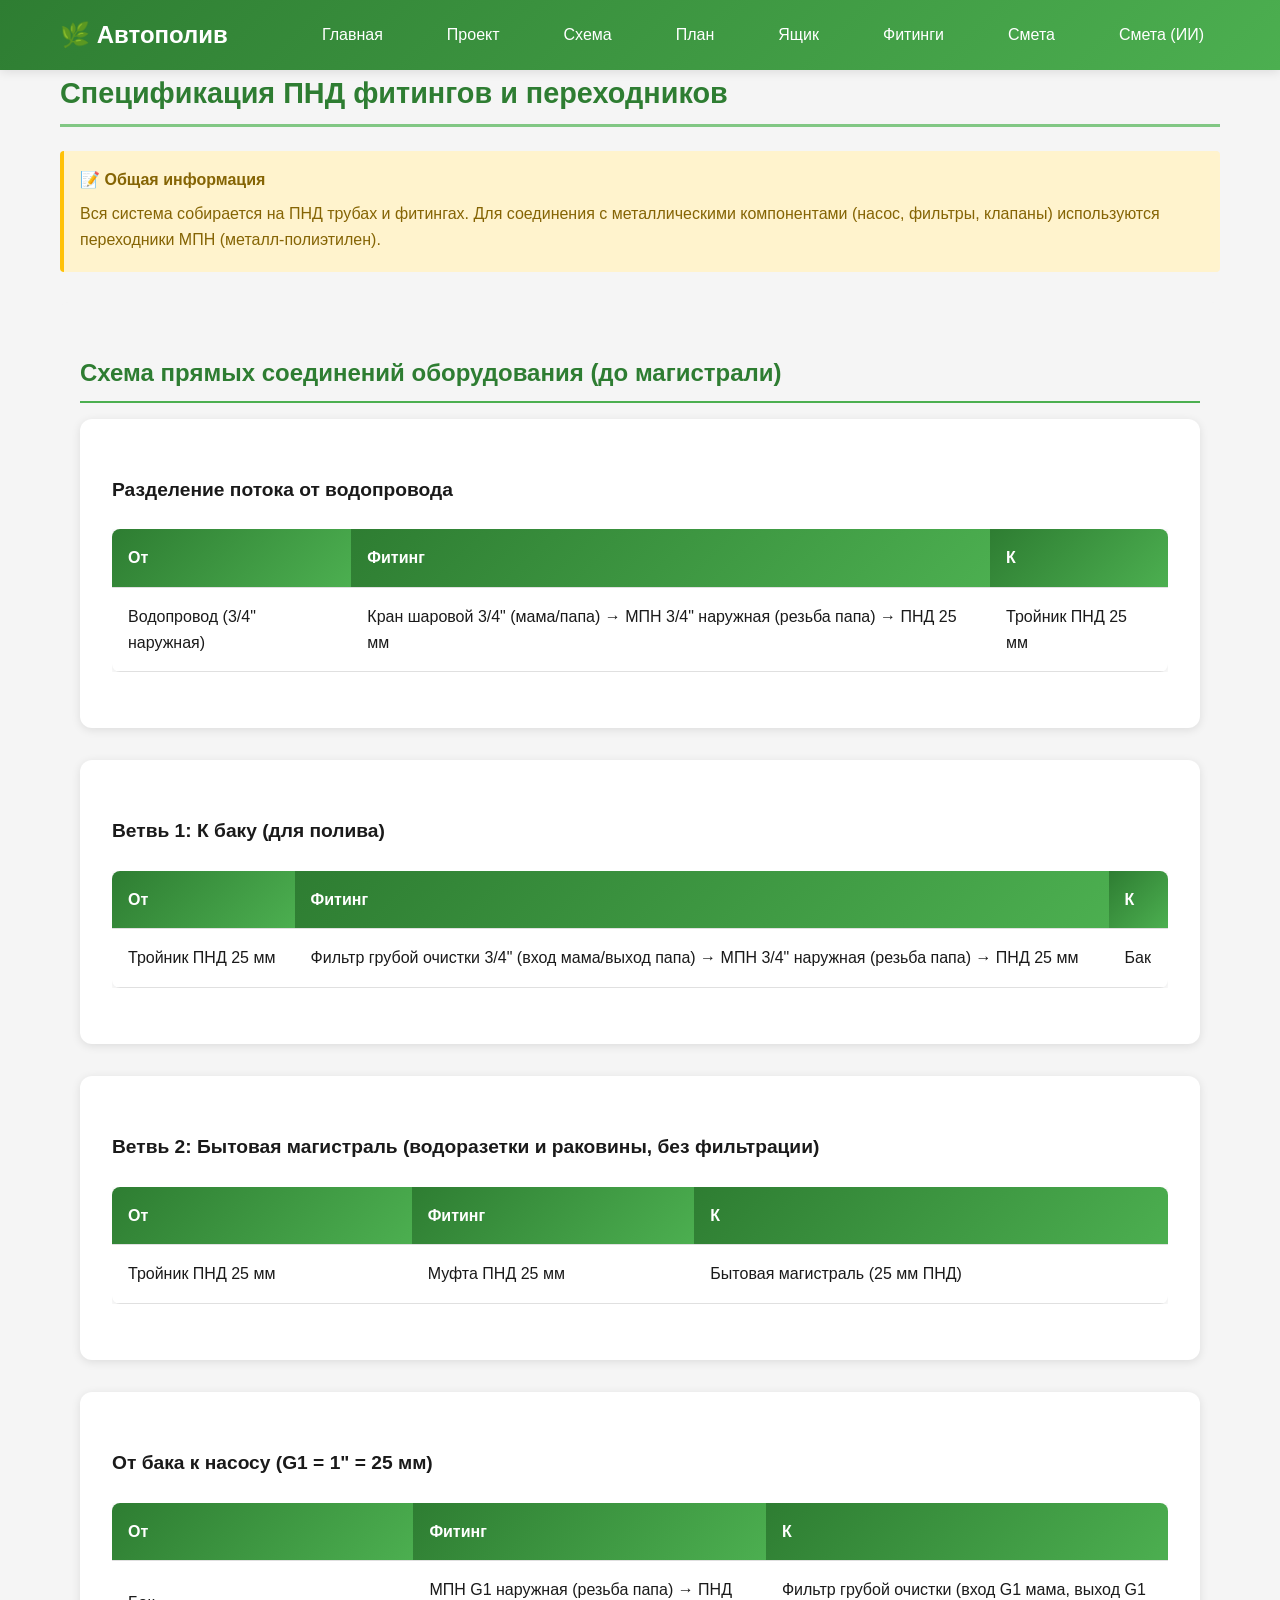
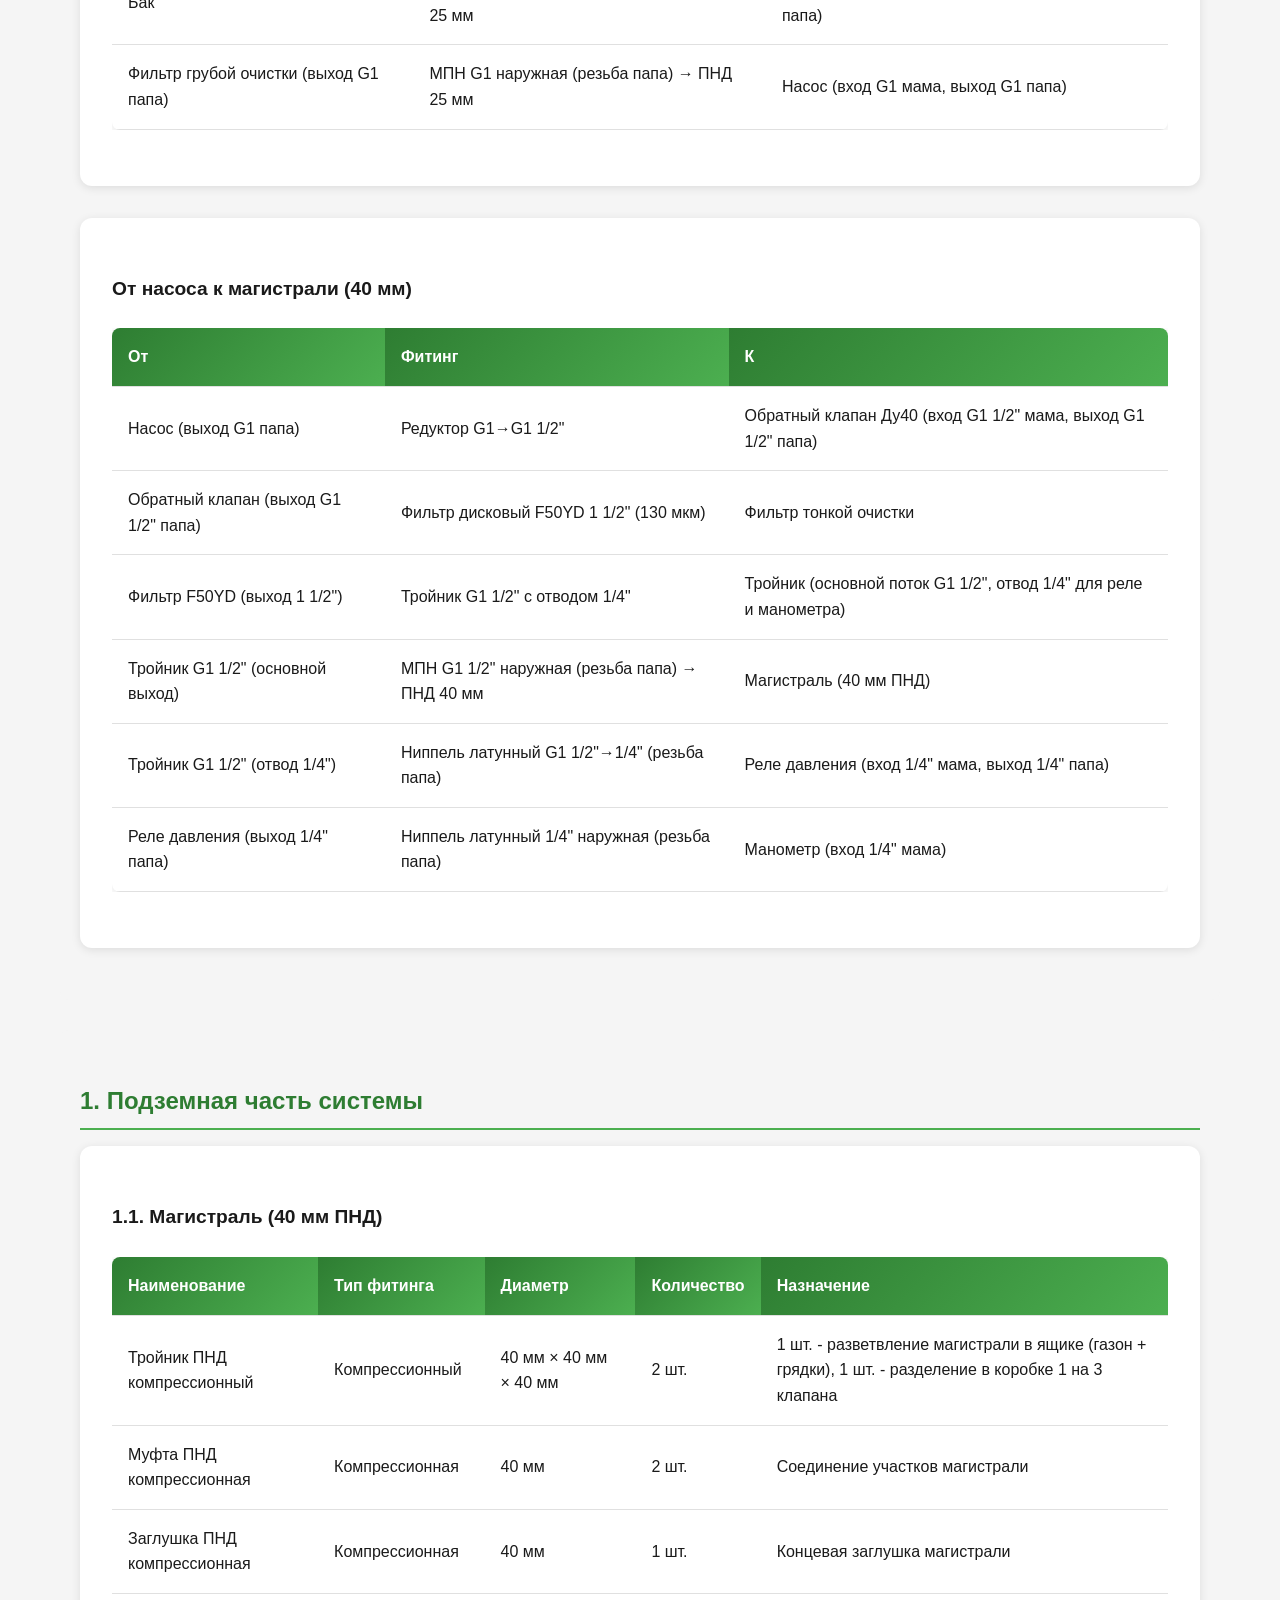
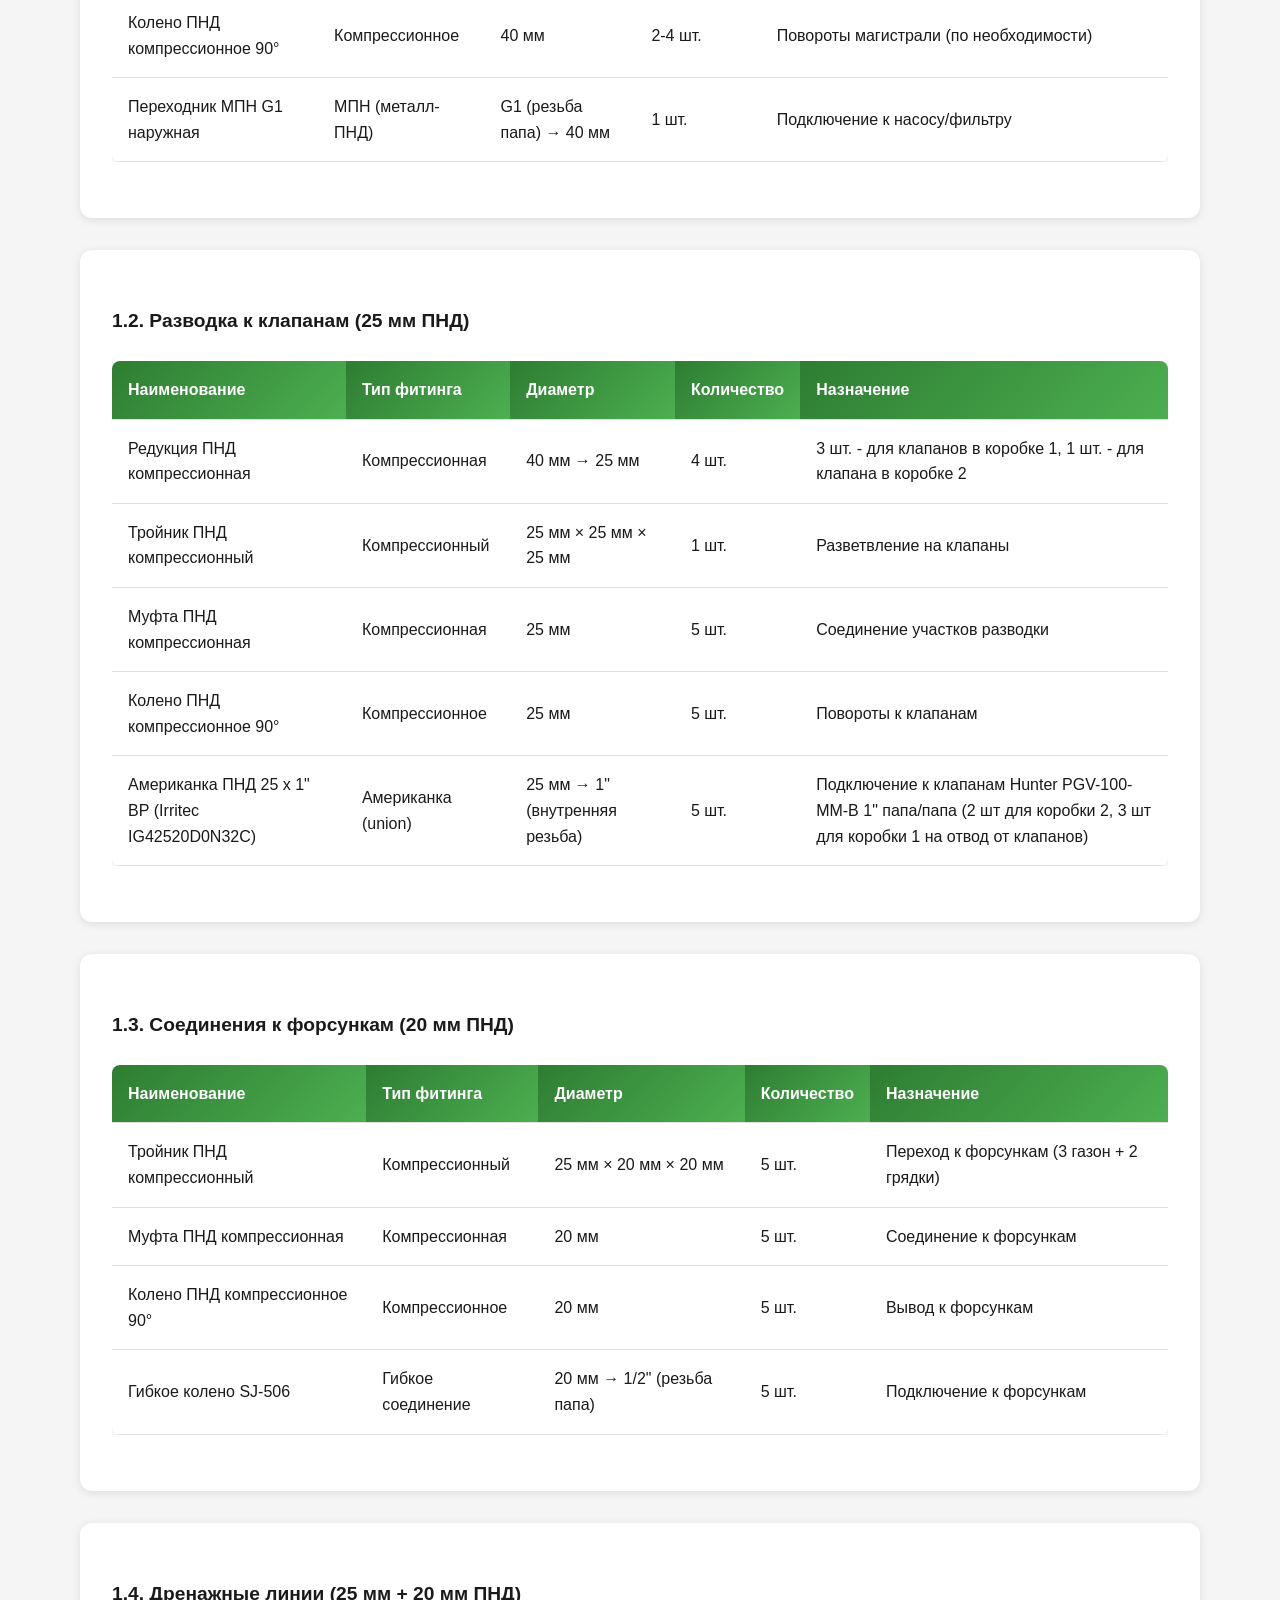
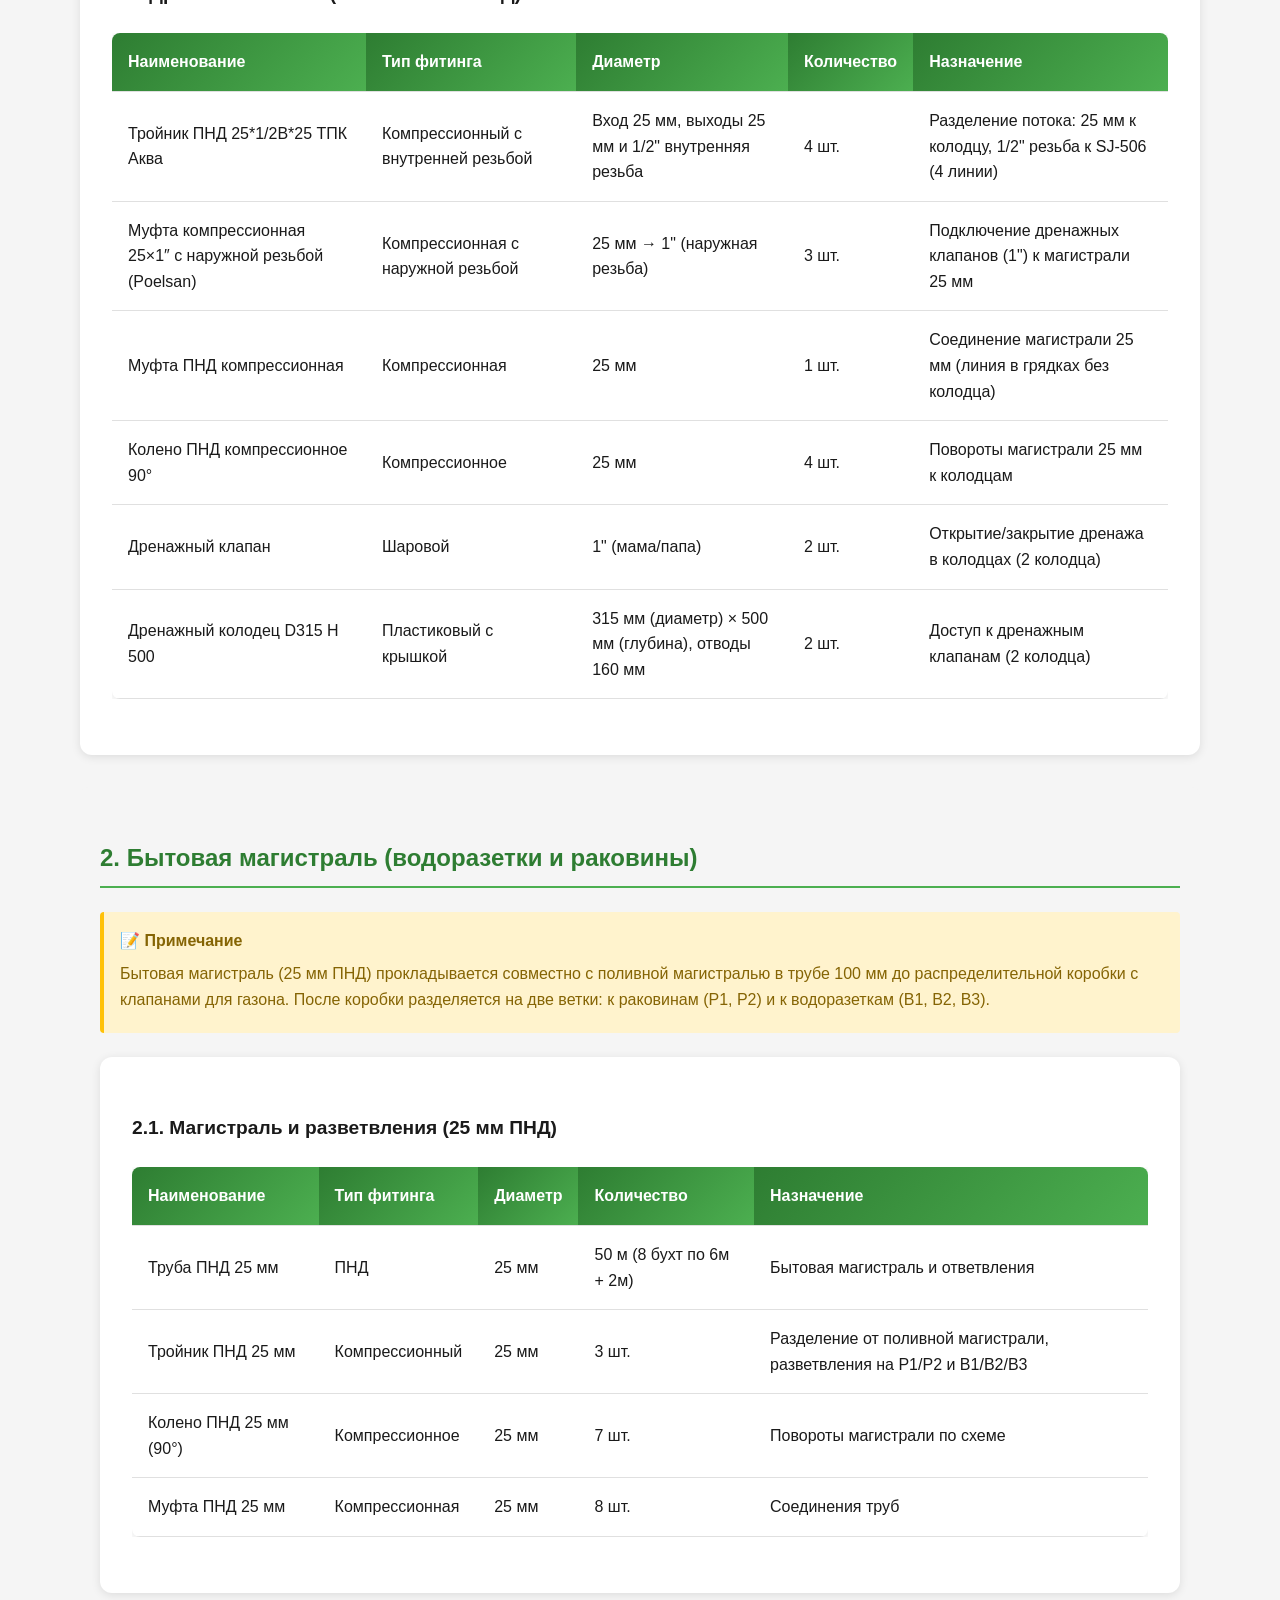
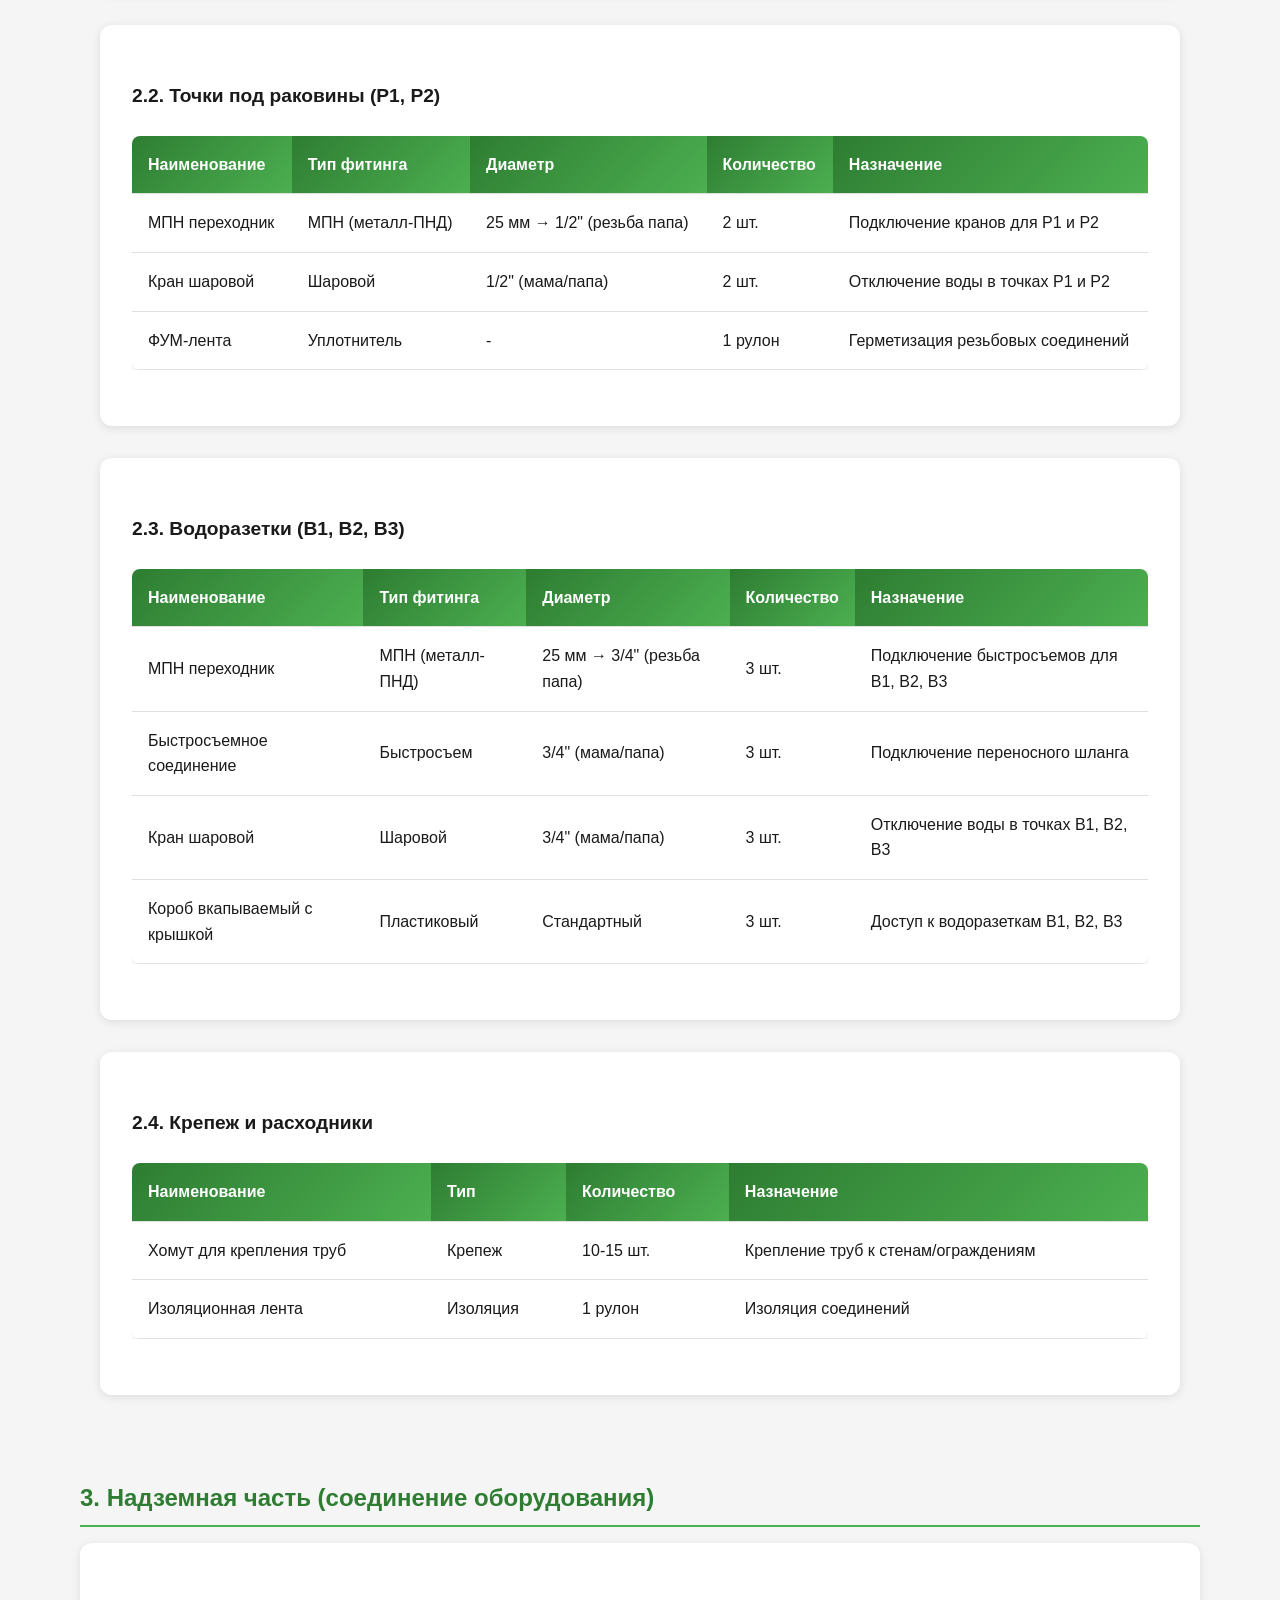
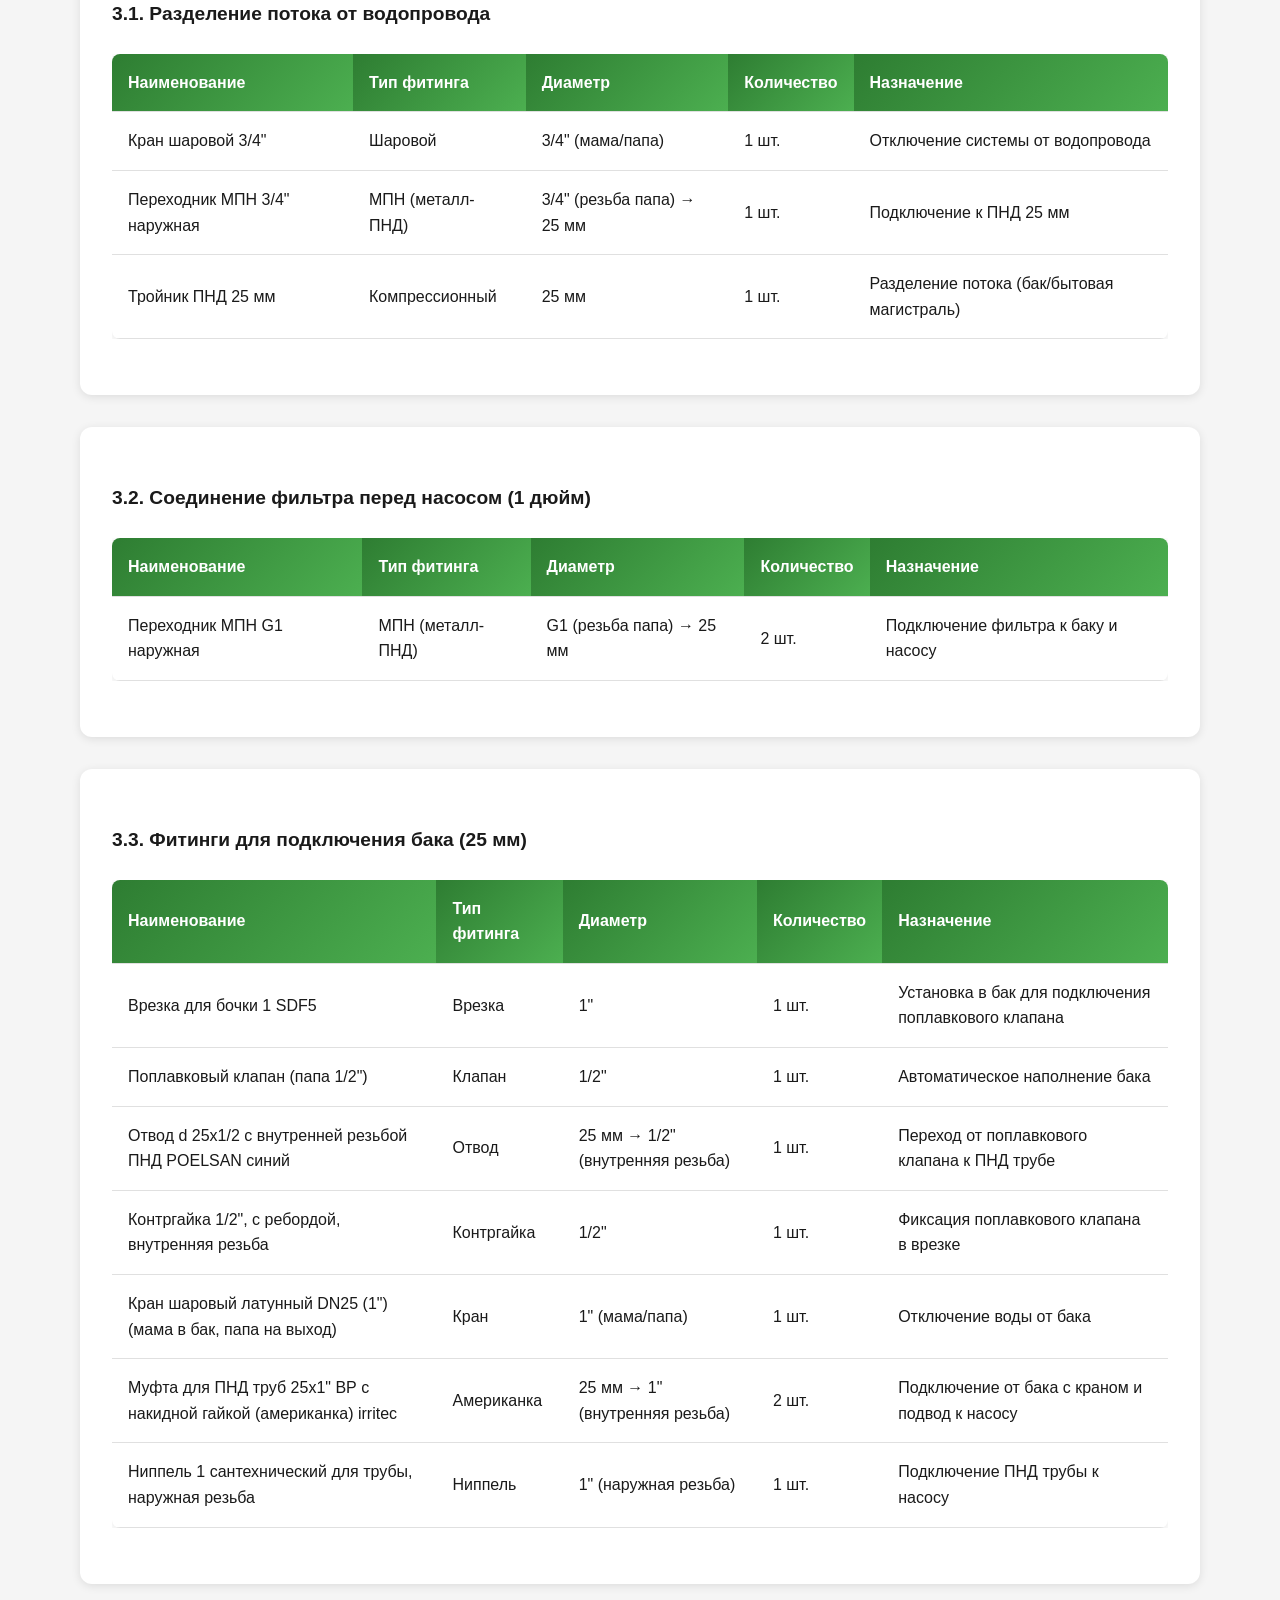
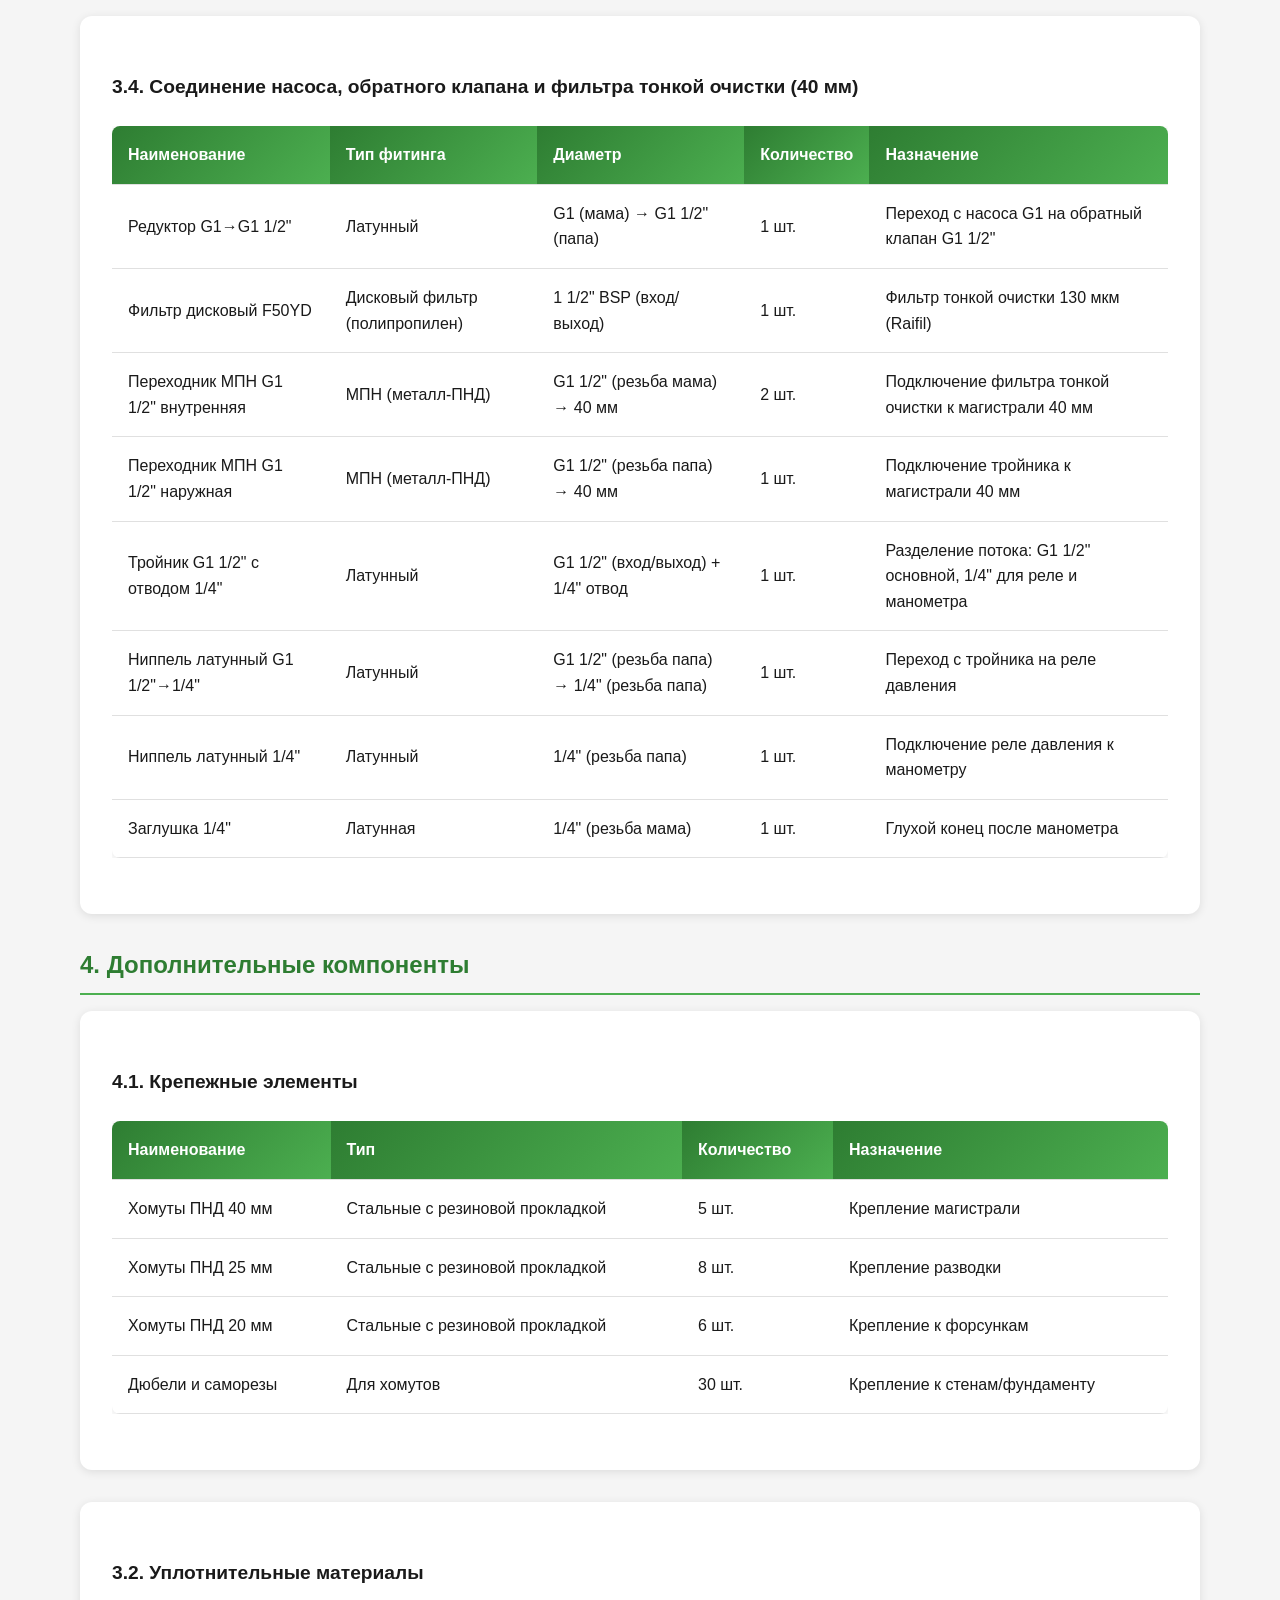
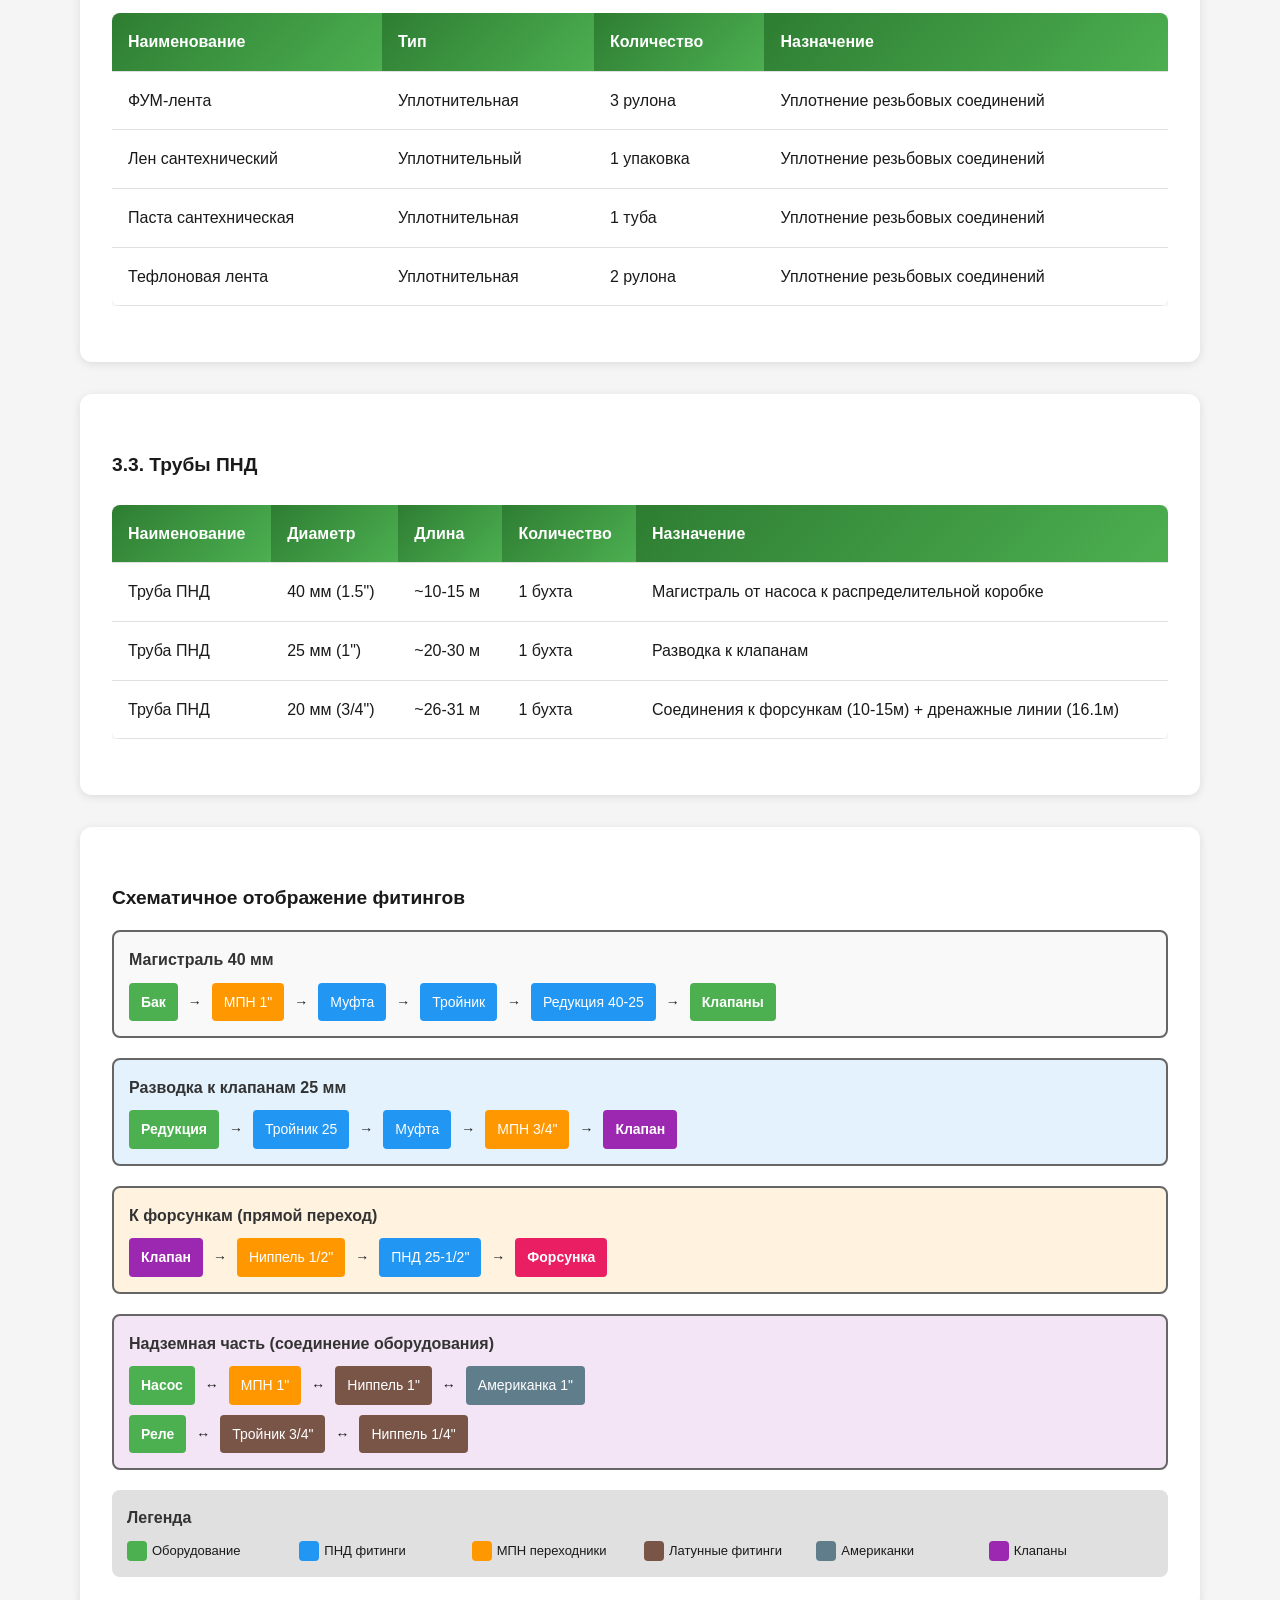
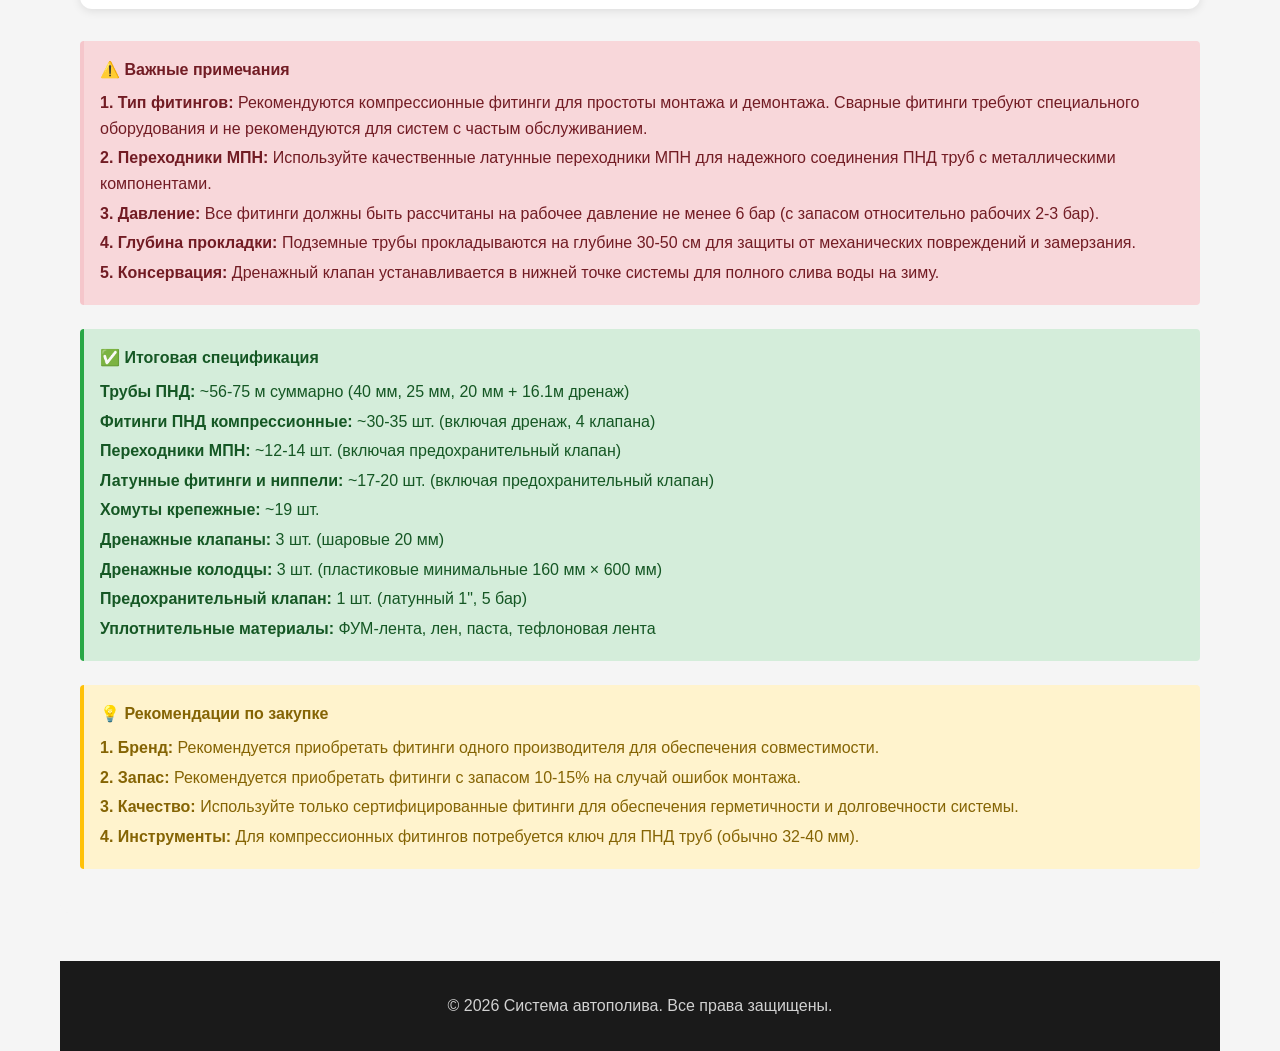
<file: pnd_fittings_specification.html>
<!DOCTYPE html>
<html lang="ru">
<head>
    <meta charset="UTF-8">
    <meta name="viewport" content="width=device-width, initial-scale=1.0">
    <title>Спецификация ПНД фитингов и переходников</title>
    <link rel="stylesheet" href="styles.css">
</head>
<body>
    <nav class="nav">
        <div class="nav__container container">
            <a href="index.html" class="nav__logo">🌿 Автополив</a>
            <ul class="nav__links">
                <li><a href="index.html" class="nav__link">Главная</a></li>
                <li><a href="irrigation_project.html" class="nav__link">Проект</a></li>
                <li><a href="equipment_connection_scheme.html" class="nav__link">Схема</a></li>
                <li><a href="sprinkler_plan.html" class="nav__link">План</a></li>
                <li><a href="pump_box_design.html" class="nav__link">Ящик</a></li>
                <li><a href="pnd_fittings_specification.html" class="nav__link">Фитинги</a></li>
                <li><a href="estimate.html" class="nav__link">Смета</a></li>
                <li><a href="estimate_ai.html" class="nav__link">Смета (ИИ)</a></li>
            </ul>
        </div>
    </nav>

    <div class="container">
        <h1 class="section__title">Спецификация ПНД фитингов и переходников</h1>

        <div class="fittings-spec__note">
            <h4>📝 Общая информация</h4>
            <p>Вся система собирается на ПНД трубах и фитингах. Для соединения с металлическими компонентами (насос, фильтры, клапаны) используются переходники МПН (металл-полиэтилен).</p>
        </div>

        <div class="fittings-spec">
            <h2>Схема прямых соединений оборудования (до магистрали)</h2>

            <div class="section">
                <h3>Разделение потока от водопровода</h3>
                <div class="table-container">
                    <table class="table">
                        <thead>
                            <tr class="table__row">
                                <th class="table__header">От</th>
                                <th class="table__header">Фитинг</th>
                                <th class="table__header">К</th>
                            </tr>
                        </thead>
                        <tbody>
                            <tr class="table__row">
                                <td>Водопровод (3/4" наружная)</td>
                                <td>Кран шаровой 3/4" (мама/папа) → МПН 3/4" наружная (резьба папа) → ПНД 25 мм</td>
                                <td>Тройник ПНД 25 мм</td>
                            </tr>
                        </tbody>
                    </table>
                </div>
            </div>

            <div class="section">
                <h3>Ветвь 1: К баку (для полива)</h3>
                <div class="table-container">
                    <table class="table">
                        <thead>
                            <tr class="table__row">
                                <th class="table__header">От</th>
                                <th class="table__header">Фитинг</th>
                                <th class="table__header">К</th>
                            </tr>
                        </thead>
                        <tbody>
                            <tr class="table__row">
                                <td>Тройник ПНД 25 мм</td>
                                <td>Фильтр грубой очистки 3/4" (вход мама/выход папа) → МПН 3/4" наружная (резьба папа) → ПНД 25 мм</td>
                                <td>Бак</td>
                            </tr>
                        </tbody>
                    </table>
                </div>
            </div>

            <div class="section">
                <h3>Ветвь 2: Бытовая магистраль (водоразетки и раковины, без фильтрации)</h3>
                <div class="table-container">
                    <table class="table">
                        <thead>
                            <tr class="table__row">
                                <th class="table__header">От</th>
                                <th class="table__header">Фитинг</th>
                                <th class="table__header">К</th>
                            </tr>
                        </thead>
                        <tbody>
                            <tr class="table__row">
                                <td>Тройник ПНД 25 мм</td>
                                <td>Муфта ПНД 25 мм</td>
                                <td>Бытовая магистраль (25 мм ПНД)</td>
                            </tr>
                        </tbody>
                    </table>
                </div>
            </div>

            <div class="section">
                <h3>От бака к насосу (G1 = 1" = 25 мм)</h3>
                <div class="table-container">
                    <table class="table">
                        <thead>
                            <tr class="table__row">
                                <th class="table__header">От</th>
                                <th class="table__header">Фитинг</th>
                                <th class="table__header">К</th>
                            </tr>
                        </thead>
                        <tbody>
                            <tr class="table__row">
                                <td>Бак</td>
                                <td>МПН G1 наружная (резьба папа) → ПНД 25 мм</td>
                                <td>Фильтр грубой очистки (вход G1 мама, выход G1 папа)</td>
                            </tr>
                            <tr class="table__row">
                                <td>Фильтр грубой очистки (выход G1 папа)</td>
                                <td>МПН G1 наружная (резьба папа) → ПНД 25 мм</td>
                                <td>Насос (вход G1 мама, выход G1 папа)</td>
                            </tr>
                        </tbody>
                    </table>
                </div>
            </div>

            <div class="section">
                <h3>От насоса к магистрали (40 мм)</h3>
                <div class="table-container">
                    <table class="table">
                        <thead>
                            <tr class="table__row">
                                <th class="table__header">От</th>
                                <th class="table__header">Фитинг</th>
                                <th class="table__header">К</th>
                            </tr>
                        </thead>
                        <tbody>
                            <tr class="table__row">
                                <td>Насос (выход G1 папа)</td>
                                <td>Редуктор G1→G1 1/2"</td>
                                <td>Обратный клапан Ду40 (вход G1 1/2" мама, выход G1 1/2" папа)</td>
                            </tr>
                            <tr class="table__row">
                                <td>Обратный клапан (выход G1 1/2" папа)</td>
                                <td>Фильтр дисковый F50YD 1 1/2" (130 мкм)</td>
                                <td>Фильтр тонкой очистки</td>
                            </tr>
                            <tr class="table__row">
                                <td>Фильтр F50YD (выход 1 1/2")</td>
                                <td>Тройник G1 1/2" с отводом 1/4"</td>
                                <td>Тройник (основной поток G1 1/2", отвод 1/4" для реле и манометра)</td>
                            </tr>
                            <tr class="table__row">
                                <td>Тройник G1 1/2" (основной выход)</td>
                                <td>МПН G1 1/2" наружная (резьба папа) → ПНД 40 мм</td>
                                <td>Магистраль (40 мм ПНД)</td>
                            </tr>
                            <tr class="table__row">
                                <td>Тройник G1 1/2" (отвод 1/4")</td>
                                <td>Ниппель латунный G1 1/2"→1/4" (резьба папа)</td>
                                <td>Реле давления (вход 1/4" мама, выход 1/4" папа)</td>
                            </tr>
                            <tr class="table__row">
                                <td>Реле давления (выход 1/4" папа)</td>
                                <td>Ниппель латунный 1/4" наружная (резьба папа)</td>
                                <td>Манометр (вход 1/4" мама)</td>
                            </tr>
                        </tbody>
                    </table>
                </div>
            </div>
        </div>

        <div class="fittings-spec">
            <h2>1. Подземная часть системы</h2>

            <div class="section">
                <h3>1.1. Магистраль (40 мм ПНД)</h3>
            <div class="table-container">
                <table class="table">
                    <thead>
                        <tr class="table__row">
                            <th class="table__header">Наименование</th>
                            <th class="table__header">Тип фитинга</th>
                            <th class="table__header">Диаметр</th>
                            <th class="table__header">Количество</th>
                            <th class="table__header">Назначение</th>
                        </tr>
                    </thead>
                    <tbody>
                        <tr class="table__row">
                            <td>Тройник ПНД компрессионный</td>
                            <td>Компрессионный</td>
                            <td>40 мм × 40 мм × 40 мм</td>
                            <td>2 шт.</td>
                            <td>1 шт. - разветвление магистрали в ящике (газон + грядки), 1 шт. - разделение в коробке 1 на 3 клапана</td>
                        </tr>
                        <tr class="table__row">
                            <td>Муфта ПНД компрессионная</td>
                            <td>Компрессионная</td>
                            <td>40 мм</td>
                            <td>2 шт.</td>
                            <td>Соединение участков магистрали</td>
                        </tr>
                        <tr class="table__row">
                            <td>Заглушка ПНД компрессионная</td>
                            <td>Компрессионная</td>
                            <td>40 мм</td>
                            <td>1 шт.</td>
                            <td>Концевая заглушка магистрали</td>
                        </tr>
                        <tr class="table__row">
                            <td>Колено ПНД компрессионное 90°</td>
                            <td>Компрессионное</td>
                            <td>40 мм</td>
                            <td>2-4 шт.</td>
                            <td>Повороты магистрали (по необходимости)</td>
                        </tr>
                        <tr class="table__row">
                            <td>Переходник МПН G1 наружная</td>
                            <td>МПН (металл-ПНД)</td>
                            <td>G1 (резьба папа) → 40 мм</td>
                            <td>1 шт.</td>
                            <td>Подключение к насосу/фильтру</td>
                        </tr>
                    </tbody>
                </table>
            </div>
        </div>

        <div class="section">
            <h3>1.2. Разводка к клапанам (25 мм ПНД)</h3>
            <div class="table-container">
                <table class="table">
                    <thead>
                        <tr class="table__row">
                            <th class="table__header">Наименование</th>
                            <th class="table__header">Тип фитинга</th>
                            <th class="table__header">Диаметр</th>
                            <th class="table__header">Количество</th>
                            <th class="table__header">Назначение</th>
                        </tr>
                    </thead>
                    <tbody>
                        <tr class="table__row">
                            <td>Редукция ПНД компрессионная</td>
                            <td>Компрессионная</td>
                            <td>40 мм → 25 мм</td>
                            <td>4 шт.</td>
                            <td>3 шт. - для клапанов в коробке 1, 1 шт. - для клапана в коробке 2</td>
                        </tr>
                        <tr class="table__row">
                            <td>Тройник ПНД компрессионный</td>
                            <td>Компрессионный</td>
                            <td>25 мм × 25 мм × 25 мм</td>
                            <td>1 шт.</td>
                            <td>Разветвление на клапаны</td>
                        </tr>
                        <tr class="table__row">
                            <td>Муфта ПНД компрессионная</td>
                            <td>Компрессионная</td>
                            <td>25 мм</td>
                            <td>5 шт.</td>
                            <td>Соединение участков разводки</td>
                        </tr>
                        <tr class="table__row">
                            <td>Колено ПНД компрессионное 90°</td>
                            <td>Компрессионное</td>
                            <td>25 мм</td>
                            <td>5 шт.</td>
                            <td>Повороты к клапанам</td>
                        </tr>
                        <tr class="table__row">
                            <td>Американка ПНД 25 x 1" ВР (Irritec IG42520D0N32C)</td>
                            <td>Американка (union)</td>
                            <td>25 мм → 1" (внутренняя резьба)</td>
                            <td>5 шт.</td>
                            <td>Подключение к клапанам Hunter PGV-100-MM-B 1" папа/папа (2 шт для коробки 2, 3 шт для коробки 1 на отвод от клапанов)</td>
                        </tr>
                    </tbody>
                </table>
            </div>
        </div>

        <div class="section">
            <h3>1.3. Соединения к форсункам (20 мм ПНД)</h3>
            <div class="table-container">
                <table class="table">
                    <thead>
                        <tr class="table__row">
                            <th class="table__header">Наименование</th>
                            <th class="table__header">Тип фитинга</th>
                            <th class="table__header">Диаметр</th>
                            <th class="table__header">Количество</th>
                            <th class="table__header">Назначение</th>
                        </tr>
                    </thead>
                    <tbody>
                        <tr class="table__row">
                            <td>Тройник ПНД компрессионный</td>
                            <td>Компрессионный</td>
                            <td>25 мм × 20 мм × 20 мм</td>
                            <td>5 шт.</td>
                            <td>Переход к форсункам (3 газон + 2 грядки)</td>
                        </tr>
                        <tr class="table__row">
                            <td>Муфта ПНД компрессионная</td>
                            <td>Компрессионная</td>
                            <td>20 мм</td>
                            <td>5 шт.</td>
                            <td>Соединение к форсункам</td>
                        </tr>
                        <tr class="table__row">
                            <td>Колено ПНД компрессионное 90°</td>
                            <td>Компрессионное</td>
                            <td>20 мм</td>
                            <td>5 шт.</td>
                            <td>Вывод к форсункам</td>
                        </tr>
                        <tr class="table__row">
                            <td>Гибкое колено SJ-506</td>
                            <td>Гибкое соединение</td>
                            <td>20 мм → 1/2" (резьба папа)</td>
                            <td>5 шт.</td>
                            <td>Подключение к форсункам</td>
                        </tr>
                    </tbody>
                </table>
            </div>
        </div>

        <div class="section">
            <h3>1.4. Дренажные линии (25 мм + 20 мм ПНД)</h3>
            <div class="table-container">
                <table class="table">
                    <thead>
                        <tr class="table__row">
                            <th class="table__header">Наименование</th>
                            <th class="table__header">Тип фитинга</th>
                            <th class="table__header">Диаметр</th>
                            <th class="table__header">Количество</th>
                            <th class="table__header">Назначение</th>
                        </tr>
                    </thead>
                    <tbody>
                        <tr class="table__row">
                            <td>Тройник ПНД 25*1/2В*25 ТПК Аква</td>
                            <td>Компрессионный с внутренней резьбой</td>
                            <td>Вход 25 мм, выходы 25 мм и 1/2" внутренняя резьба</td>
                            <td>4 шт.</td>
                            <td>Разделение потока: 25 мм к колодцу, 1/2" резьба к SJ-506 (4 линии)</td>
                        </tr>
                        <tr class="table__row">
                            <td>Муфта компрессионная 25×1″ с наружной резьбой (Poelsan)</td>
                            <td>Компрессионная с наружной резьбой</td>
                            <td>25 мм → 1" (наружная резьба)</td>
                            <td>3 шт.</td>
                            <td>Подключение дренажных клапанов (1") к магистрали 25 мм</td>
                        </tr>
                        <tr class="table__row">
                            <td>Муфта ПНД компрессионная</td>
                            <td>Компрессионная</td>
                            <td>25 мм</td>
                            <td>1 шт.</td>
                            <td>Соединение магистрали 25 мм (линия в грядках без колодца)</td>
                        </tr>
                        <tr class="table__row">
                            <td>Колено ПНД компрессионное 90°</td>
                            <td>Компрессионное</td>
                            <td>25 мм</td>
                            <td>4 шт.</td>
                            <td>Повороты магистрали 25 мм к колодцам</td>
                        </tr>
                        <tr class="table__row">
                            <td>Дренажный клапан</td>
                            <td>Шаровой</td>
                            <td>1" (мама/папа)</td>
                            <td>2 шт.</td>
                            <td>Открытие/закрытие дренажа в колодцах (2 колодца)</td>
                        </tr>
                        <tr class="table__row">
                            <td>Дренажный колодец D315 H 500</td>
                            <td>Пластиковый с крышкой</td>
                            <td>315 мм (диаметр) × 500 мм (глубина), отводы 160 мм</td>
                            <td>2 шт.</td>
                            <td>Доступ к дренажным клапанам (2 колодца)</td>
                        </tr>
                    </tbody>
                </table>
            </div>
        </div>

        <div class="fittings-spec">
            <h2>2. Бытовая магистраль (водоразетки и раковины)</h2>

            <div class="fittings-spec__note">
                <h4>📝 Примечание</h4>
                <p>Бытовая магистраль (25 мм ПНД) прокладывается совместно с поливной магистралью в трубе 100 мм до распределительной коробки с клапанами для газона. После коробки разделяется на две ветки: к раковинам (Р1, Р2) и к водоразеткам (В1, В2, В3).</p>
            </div>

            <div class="section">
                <h3>2.1. Магистраль и разветвления (25 мм ПНД)</h3>
                <div class="table-container">
                    <table class="table">
                        <thead>
                            <tr class="table__row">
                                <th class="table__header">Наименование</th>
                                <th class="table__header">Тип фитинга</th>
                                <th class="table__header">Диаметр</th>
                                <th class="table__header">Количество</th>
                                <th class="table__header">Назначение</th>
                            </tr>
                        </thead>
                        <tbody>
                            <tr class="table__row">
                                <td>Труба ПНД 25 мм</td>
                                <td>ПНД</td>
                                <td>25 мм</td>
                                <td>50 м (8 бухт по 6м + 2м)</td>
                                <td>Бытовая магистраль и ответвления</td>
                            </tr>
                            <tr class="table__row">
                                <td>Тройник ПНД 25 мм</td>
                                <td>Компрессионный</td>
                                <td>25 мм</td>
                                <td>3 шт.</td>
                                <td>Разделение от поливной магистрали, разветвления на Р1/Р2 и В1/В2/В3</td>
                            </tr>
                            <tr class="table__row">
                                <td>Колено ПНД 25 мм (90°)</td>
                                <td>Компрессионное</td>
                                <td>25 мм</td>
                                <td>7 шт.</td>
                                <td>Повороты магистрали по схеме</td>
                            </tr>
                            <tr class="table__row">
                                <td>Муфта ПНД 25 мм</td>
                                <td>Компрессионная</td>
                                <td>25 мм</td>
                                <td>8 шт.</td>
                                <td>Соединения труб</td>
                            </tr>
                        </tbody>
                    </table>
                </div>
            </div>

            <div class="section">
                <h3>2.2. Точки под раковины (Р1, Р2)</h3>
                <div class="table-container">
                    <table class="table">
                        <thead>
                            <tr class="table__row">
                                <th class="table__header">Наименование</th>
                                <th class="table__header">Тип фитинга</th>
                                <th class="table__header">Диаметр</th>
                                <th class="table__header">Количество</th>
                                <th class="table__header">Назначение</th>
                            </tr>
                        </thead>
                        <tbody>
                            <tr class="table__row">
                                <td>МПН переходник</td>
                                <td>МПН (металл-ПНД)</td>
                                <td>25 мм → 1/2" (резьба папа)</td>
                                <td>2 шт.</td>
                                <td>Подключение кранов для Р1 и Р2</td>
                            </tr>
                            <tr class="table__row">
                                <td>Кран шаровой</td>
                                <td>Шаровой</td>
                                <td>1/2" (мама/папа)</td>
                                <td>2 шт.</td>
                                <td>Отключение воды в точках Р1 и Р2</td>
                            </tr>
                            <tr class="table__row">
                                <td>ФУМ-лента</td>
                                <td>Уплотнитель</td>
                                <td>-</td>
                                <td>1 рулон</td>
                                <td>Герметизация резьбовых соединений</td>
                            </tr>
                        </tbody>
                    </table>
                </div>
            </div>

            <div class="section">
                <h3>2.3. Водоразетки (В1, В2, В3)</h3>
                <div class="table-container">
                    <table class="table">
                        <thead>
                            <tr class="table__row">
                                <th class="table__header">Наименование</th>
                                <th class="table__header">Тип фитинга</th>
                                <th class="table__header">Диаметр</th>
                                <th class="table__header">Количество</th>
                                <th class="table__header">Назначение</th>
                            </tr>
                        </thead>
                        <tbody>
                            <tr class="table__row">
                                <td>МПН переходник</td>
                                <td>МПН (металл-ПНД)</td>
                                <td>25 мм → 3/4" (резьба папа)</td>
                                <td>3 шт.</td>
                                <td>Подключение быстросъемов для В1, В2, В3</td>
                            </tr>
                            <tr class="table__row">
                                <td>Быстросъемное соединение</td>
                                <td>Быстросъем</td>
                                <td>3/4" (мама/папа)</td>
                                <td>3 шт.</td>
                                <td>Подключение переносного шланга</td>
                            </tr>
                            <tr class="table__row">
                                <td>Кран шаровой</td>
                                <td>Шаровой</td>
                                <td>3/4" (мама/папа)</td>
                                <td>3 шт.</td>
                                <td>Отключение воды в точках В1, В2, В3</td>
                            </tr>
                            <tr class="table__row">
                                <td>Короб вкапываемый с крышкой</td>
                                <td>Пластиковый</td>
                                <td>Стандартный</td>
                                <td>3 шт.</td>
                                <td>Доступ к водоразеткам В1, В2, В3</td>
                            </tr>
                        </tbody>
                    </table>
                </div>
            </div>

            <div class="section">
                <h3>2.4. Крепеж и расходники</h3>
                <div class="table-container">
                    <table class="table">
                        <thead>
                            <tr class="table__row">
                                <th class="table__header">Наименование</th>
                                <th class="table__header">Тип</th>
                                <th class="table__header">Количество</th>
                                <th class="table__header">Назначение</th>
                            </tr>
                        </thead>
                        <tbody>
                            <tr class="table__row">
                                <td>Хомут для крепления труб</td>
                                <td>Крепеж</td>
                                <td>10-15 шт.</td>
                                <td>Крепление труб к стенам/ограждениям</td>
                            </tr>
                            <tr class="table__row">
                                <td>Изоляционная лента</td>
                                <td>Изоляция</td>
                                <td>1 рулон</td>
                                <td>Изоляция соединений</td>
                            </tr>
                        </tbody>
                    </table>
                </div>
            </div>
        </div>

        <h2>3. Надземная часть (соединение оборудования)</h2>

        <div class="section">
            <h3>3.1. Разделение потока от водопровода</h3>
            <div class="table-container">
                <table class="table">
                    <thead>
                        <tr class="table__row">
                            <th class="table__header">Наименование</th>
                            <th class="table__header">Тип фитинга</th>
                            <th class="table__header">Диаметр</th>
                            <th class="table__header">Количество</th>
                            <th class="table__header">Назначение</th>
                        </tr>
                    </thead>
                    <tbody>
                        <tr class="table__row">
                            <td>Кран шаровой 3/4"</td>
                            <td>Шаровой</td>
                            <td>3/4" (мама/папа)</td>
                            <td>1 шт.</td>
                            <td>Отключение системы от водопровода</td>
                        </tr>
                        <tr class="table__row">
                            <td>Переходник МПН 3/4" наружная</td>
                            <td>МПН (металл-ПНД)</td>
                            <td>3/4" (резьба папа) → 25 мм</td>
                            <td>1 шт.</td>
                            <td>Подключение к ПНД 25 мм</td>
                        </tr>
                        <tr class="table__row">
                            <td>Тройник ПНД 25 мм</td>
                            <td>Компрессионный</td>
                            <td>25 мм</td>
                            <td>1 шт.</td>
                            <td>Разделение потока (бак/бытовая магистраль)</td>
                        </tr>
                    </tbody>
                </table>
            </div>
        </div>

        <div class="section">
            <h3>3.2. Соединение фильтра перед насосом (1 дюйм)</h3>
            <div class="table-container">
                <table class="table">
                    <thead>
                        <tr class="table__row">
                            <th class="table__header">Наименование</th>
                            <th class="table__header">Тип фитинга</th>
                            <th class="table__header">Диаметр</th>
                            <th class="table__header">Количество</th>
                            <th class="table__header">Назначение</th>
                        </tr>
                    </thead>
                    <tbody>
                        <tr class="table__row">
                            <td>Переходник МПН G1 наружная</td>
                            <td>МПН (металл-ПНД)</td>
                            <td>G1 (резьба папа) → 25 мм</td>
                            <td>2 шт.</td>
                            <td>Подключение фильтра к баку и насосу</td>
                        </tr>
                    </tbody>
                </table>
            </div>
        </div>

        <div class="section">
            <h3>3.3. Фитинги для подключения бака (25 мм)</h3>
            <div class="table-container">
                <table class="table">
                    <thead>
                        <tr class="table__row">
                            <th class="table__header">Наименование</th>
                            <th class="table__header">Тип фитинга</th>
                            <th class="table__header">Диаметр</th>
                            <th class="table__header">Количество</th>
                            <th class="table__header">Назначение</th>
                        </tr>
                    </thead>
                    <tbody>
                        <tr class="table__row">
                            <td>Врезка для бочки 1 SDF5</td>
                            <td>Врезка</td>
                            <td>1"</td>
                            <td>1 шт.</td>
                            <td>Установка в бак для подключения поплавкового клапана</td>
                        </tr>
                        <tr class="table__row">
                            <td>Поплавковый клапан (папа 1/2")</td>
                            <td>Клапан</td>
                            <td>1/2"</td>
                            <td>1 шт.</td>
                            <td>Автоматическое наполнение бака</td>
                        </tr>
                        <tr class="table__row">
                            <td>Отвод d 25х1/2 с внутренней резьбой ПНД POELSAN синий</td>
                            <td>Отвод</td>
                            <td>25 мм → 1/2" (внутренняя резьба)</td>
                            <td>1 шт.</td>
                            <td>Переход от поплавкового клапана к ПНД трубе</td>
                        </tr>
                        <tr class="table__row">
                            <td>Контргайка 1/2", с ребордой, внутренняя резьба</td>
                            <td>Контргайка</td>
                            <td>1/2"</td>
                            <td>1 шт.</td>
                            <td>Фиксация поплавкового клапана в врезке</td>
                        </tr>
                        <tr class="table__row">
                            <td>Кран шаровый латунный DN25 (1") (мама в бак, папа на выход)</td>
                            <td>Кран</td>
                            <td>1" (мама/папа)</td>
                            <td>1 шт.</td>
                            <td>Отключение воды от бака</td>
                        </tr>
                        <tr class="table__row">
                            <td>Муфта для ПНД труб 25х1" ВР с накидной гайкой (американка) irritec</td>
                            <td>Американка</td>
                            <td>25 мм → 1" (внутренняя резьба)</td>
                            <td>2 шт.</td>
                            <td>Подключение от бака с краном и подвод к насосу</td>
                        </tr>
                        <tr class="table__row">
                            <td>Ниппель 1 сантехнический для трубы, наружная резьба</td>
                            <td>Ниппель</td>
                            <td>1" (наружная резьба)</td>
                            <td>1 шт.</td>
                            <td>Подключение ПНД трубы к насосу</td>
                        </tr>
                    </tbody>
                </table>
            </div>
        </div>

        <div class="section">
            <h3>3.4. Соединение насоса, обратного клапана и фильтра тонкой очистки (40 мм)</h3>
            <div class="table-container">
                <table class="table">
                    <thead>
                        <tr class="table__row">
                            <th class="table__header">Наименование</th>
                            <th class="table__header">Тип фитинга</th>
                            <th class="table__header">Диаметр</th>
                            <th class="table__header">Количество</th>
                            <th class="table__header">Назначение</th>
                        </tr>
                    </thead>
                    <tbody>
                        <tr class="table__row">
                            <td>Редуктор G1→G1 1/2"</td>
                            <td>Латунный</td>
                            <td>G1 (мама) → G1 1/2" (папа)</td>
                            <td>1 шт.</td>
                            <td>Переход с насоса G1 на обратный клапан G1 1/2"</td>
                        </tr>
                        <tr class="table__row">
                            <td>Фильтр дисковый F50YD</td>
                            <td>Дисковый фильтр (полипропилен)</td>
                            <td>1 1/2" BSP (вход/выход)</td>
                            <td>1 шт.</td>
                            <td>Фильтр тонкой очистки 130 мкм (Raifil)</td>
                        </tr>
                        <tr class="table__row">
                            <td>Переходник МПН G1 1/2" внутренняя</td>
                            <td>МПН (металл-ПНД)</td>
                            <td>G1 1/2" (резьба мама) → 40 мм</td>
                            <td>2 шт.</td>
                            <td>Подключение фильтра тонкой очистки к магистрали 40 мм</td>
                        </tr>
                        <tr class="table__row">
                            <td>Переходник МПН G1 1/2" наружная</td>
                            <td>МПН (металл-ПНД)</td>
                            <td>G1 1/2" (резьба папа) → 40 мм</td>
                            <td>1 шт.</td>
                            <td>Подключение тройника к магистрали 40 мм</td>
                        </tr>
                        <tr class="table__row">
                            <td>Тройник G1 1/2" с отводом 1/4"</td>
                            <td>Латунный</td>
                            <td>G1 1/2" (вход/выход) + 1/4" отвод</td>
                            <td>1 шт.</td>
                            <td>Разделение потока: G1 1/2" основной, 1/4" для реле и манометра</td>
                        </tr>
                        <tr class="table__row">
                            <td>Ниппель латунный G1 1/2"→1/4"</td>
                            <td>Латунный</td>
                            <td>G1 1/2" (резьба папа) → 1/4" (резьба папа)</td>
                            <td>1 шт.</td>
                            <td>Переход с тройника на реле давления</td>
                        </tr>
                        <tr class="table__row">
                            <td>Ниппель латунный 1/4"</td>
                            <td>Латунный</td>
                            <td>1/4" (резьба папа)</td>
                            <td>1 шт.</td>
                            <td>Подключение реле давления к манометру</td>
                        </tr>
                        <tr class="table__row">
                            <td>Заглушка 1/4"</td>
                            <td>Латунная</td>
                            <td>1/4" (резьба мама)</td>
                            <td>1 шт.</td>
                            <td>Глухой конец после манометра</td>
                        </tr>
                    </tbody>
                </table>
            </div>
        </div>


        <h2>4. Дополнительные компоненты</h2>

        <div class="section">
            <h3>4.1. Крепежные элементы</h3>
            <div class="table-container">
                <table class="table">
                    <thead>
                        <tr class="table__row">
                            <th class="table__header">Наименование</th>
                            <th class="table__header">Тип</th>
                            <th class="table__header">Количество</th>
                            <th class="table__header">Назначение</th>
                        </tr>
                    </thead>
                    <tbody>
                        <tr class="table__row">
                            <td>Хомуты ПНД 40 мм</td>
                            <td>Стальные с резиновой прокладкой</td>
                            <td>5 шт.</td>
                            <td>Крепление магистрали</td>
                        </tr>
                        <tr class="table__row">
                            <td>Хомуты ПНД 25 мм</td>
                            <td>Стальные с резиновой прокладкой</td>
                            <td>8 шт.</td>
                            <td>Крепление разводки</td>
                        </tr>
                        <tr class="table__row">
                            <td>Хомуты ПНД 20 мм</td>
                            <td>Стальные с резиновой прокладкой</td>
                            <td>6 шт.</td>
                            <td>Крепление к форсункам</td>
                        </tr>
                        <tr class="table__row">
                            <td>Дюбели и саморезы</td>
                            <td>Для хомутов</td>
                            <td>30 шт.</td>
                            <td>Крепление к стенам/фундаменту</td>
                        </tr>
                    </tbody>
                </table>
            </div>
        </div>

        <div class="section">
            <h3>3.2. Уплотнительные материалы</h3>
            <div class="table-container">
                <table class="table">
                    <thead>
                        <tr class="table__row">
                            <th class="table__header">Наименование</th>
                            <th class="table__header">Тип</th>
                            <th class="table__header">Количество</th>
                            <th class="table__header">Назначение</th>
                        </tr>
                    </thead>
                    <tbody>
                        <tr class="table__row">
                            <td>ФУМ-лента</td>
                            <td>Уплотнительная</td>
                            <td>3 рулона</td>
                            <td>Уплотнение резьбовых соединений</td>
                        </tr>
                        <tr class="table__row">
                            <td>Лен сантехнический</td>
                            <td>Уплотнительный</td>
                            <td>1 упаковка</td>
                            <td>Уплотнение резьбовых соединений</td>
                        </tr>
                        <tr class="table__row">
                            <td>Паста сантехническая</td>
                            <td>Уплотнительная</td>
                            <td>1 туба</td>
                            <td>Уплотнение резьбовых соединений</td>
                        </tr>
                        <tr class="table__row">
                            <td>Тефлоновая лента</td>
                            <td>Уплотнительная</td>
                            <td>2 рулона</td>
                            <td>Уплотнение резьбовых соединений</td>
                        </tr>
                    </tbody>
                </table>
            </div>
        </div>

        <div class="section">
            <h3>3.3. Трубы ПНД</h3>
            <div class="table-container">
                <table class="table">
                    <thead>
                        <tr class="table__row">
                            <th class="table__header">Наименование</th>
                            <th class="table__header">Диаметр</th>
                            <th class="table__header">Длина</th>
                            <th class="table__header">Количество</th>
                            <th class="table__header">Назначение</th>
                        </tr>
                    </thead>
                    <tbody>
                        <tr class="table__row">
                            <td>Труба ПНД</td>
                            <td>40 мм (1.5")</td>
                            <td>~10-15 м</td>
                            <td>1 бухта</td>
                            <td>Магистраль от насоса к распределительной коробке</td>
                        </tr>
                        <tr class="table__row">
                            <td>Труба ПНД</td>
                            <td>25 мм (1")</td>
                            <td>~20-30 м</td>
                            <td>1 бухта</td>
                            <td>Разводка к клапанам</td>
                        </tr>
                        <tr class="table__row">
                            <td>Труба ПНД</td>
                            <td>20 мм (3/4")</td>
                            <td>~26-31 м</td>
                            <td>1 бухта</td>
                            <td>Соединения к форсункам (10-15м) + дренажные линии (16.1м)</td>
                        </tr>
                    </tbody>
                </table>
            </div>
        </div>

        <div class="section">
            <h3>Схематичное отображение фитингов</h3>
            <div style="display: flex; flex-direction: column; gap: 20px; font-size: 14px;">
                
                <!-- Магистраль 40 мм -->
                <div style="border: 2px solid #666; padding: 15px; border-radius: 8px; background: #f9f9f9;">
                    <h4 style="margin: 0 0 10px 0; color: #333;">Магистраль 40 мм</h4>
                    <div style="display: flex; align-items: center; gap: 10px; flex-wrap: wrap;">
                        <div style="background: #4CAF50; color: white; padding: 8px 12px; border-radius: 4px; font-weight: bold;">Бак</div>
                        <span>→</span>
                        <div style="background: #FF9800; color: white; padding: 8px 12px; border-radius: 4px;">МПН 1"</div>
                        <span>→</span>
                        <div style="background: #2196F3; color: white; padding: 8px 12px; border-radius: 4px;">Муфта</div>
                        <span>→</span>
                        <div style="background: #2196F3; color: white; padding: 8px 12px; border-radius: 4px;">Тройник</div>
                        <span>→</span>
                        <div style="background: #2196F3; color: white; padding: 8px 12px; border-radius: 4px;">Редукция 40-25</div>
                        <span>→</span>
                        <div style="background: #4CAF50; color: white; padding: 8px 12px; border-radius: 4px; font-weight: bold;">Клапаны</div>
                    </div>
                </div>

                <!-- Разводка 25 мм -->
                <div style="border: 2px solid #666; padding: 15px; border-radius: 8px; background: #e3f2fd;">
                    <h4 style="margin: 0 0 10px 0; color: #333;">Разводка к клапанам 25 мм</h4>
                    <div style="display: flex; align-items: center; gap: 10px; flex-wrap: wrap;">
                        <div style="background: #4CAF50; color: white; padding: 8px 12px; border-radius: 4px; font-weight: bold;">Редукция</div>
                        <span>→</span>
                        <div style="background: #2196F3; color: white; padding: 8px 12px; border-radius: 4px;">Тройник 25</div>
                        <span>→</span>
                        <div style="background: #2196F3; color: white; padding: 8px 12px; border-radius: 4px;">Муфта</div>
                        <span>→</span>
                        <div style="background: #FF9800; color: white; padding: 8px 12px; border-radius: 4px;">МПН 3/4"</div>
                        <span>→</span>
                        <div style="background: #9C27B0; color: white; padding: 8px 12px; border-radius: 4px; font-weight: bold;">Клапан</div>
                    </div>
                </div>

                <!-- Соединения к форсункам -->
                <div style="border: 2px solid #666; padding: 15px; border-radius: 8px; background: #fff3e0;">
                    <h4 style="margin: 0 0 10px 0; color: #333;">К форсункам (прямой переход)</h4>
                    <div style="display: flex; align-items: center; gap: 10px; flex-wrap: wrap;">
                        <div style="background: #9C27B0; color: white; padding: 8px 12px; border-radius: 4px; font-weight: bold;">Клапан</div>
                        <span>→</span>
                        <div style="background: #FF9800; color: white; padding: 8px 12px; border-radius: 4px;">Ниппель 1/2"</div>
                        <span>→</span>
                        <div style="background: #2196F3; color: white; padding: 8px 12px; border-radius: 4px;">ПНД 25-1/2"</div>
                        <span>→</span>
                        <div style="background: #E91E63; color: white; padding: 8px 12px; border-radius: 4px; font-weight: bold;">Форсунка</div>
                    </div>
                </div>

                <!-- Надземная часть -->
                <div style="border: 2px solid #666; padding: 15px; border-radius: 8px; background: #f3e5f5;">
                    <h4 style="margin: 0 0 10px 0; color: #333;">Надземная часть (соединение оборудования)</h4>
                    <div style="display: flex; flex-direction: column; gap: 10px;">
                        <div style="display: flex; align-items: center; gap: 10px; flex-wrap: wrap;">
                            <div style="background: #4CAF50; color: white; padding: 8px 12px; border-radius: 4px; font-weight: bold;">Насос</div>
                            <span>↔</span>
                            <div style="background: #FF9800; color: white; padding: 8px 12px; border-radius: 4px;">МПН 1"</div>
                            <span>↔</span>
                            <div style="background: #795548; color: white; padding: 8px 12px; border-radius: 4px;">Ниппель 1"</div>
                            <span>↔</span>
                            <div style="background: #607D8B; color: white; padding: 8px 12px; border-radius: 4px;">Американка 1"</div>
                        </div>
                        <div style="display: flex; align-items: center; gap: 10px; flex-wrap: wrap;">
                            <div style="background: #4CAF50; color: white; padding: 8px 12px; border-radius: 4px; font-weight: bold;">Реле</div>
                            <span>↔</span>
                            <div style="background: #795548; color: white; padding: 8px 12px; border-radius: 4px;">Тройник 3/4"</div>
                            <span>↔</span>
                            <div style="background: #795548; color: white; padding: 8px 12px; border-radius: 4px;">Ниппель 1/4"</div>
                        </div>
                    </div>
                </div>

                <!-- Легенда -->
                <div style="background: #e0e0e0; padding: 15px; border-radius: 8px;">
                    <h4 style="margin: 0 0 10px 0; color: #333;">Легенда</h4>
                    <div style="display: grid; grid-template-columns: repeat(auto-fit, minmax(150px, 1fr)); gap: 8px; font-size: 13px;">
                        <div style="display: flex; align-items: center; gap: 5px;">
                            <div style="width: 20px; height: 20px; background: #4CAF50; border-radius: 4px;"></div>
                            <span>Оборудование</span>
                        </div>
                        <div style="display: flex; align-items: center; gap: 5px;">
                            <div style="width: 20px; height: 20px; background: #2196F3; border-radius: 4px;"></div>
                            <span>ПНД фитинги</span>
                        </div>
                        <div style="display: flex; align-items: center; gap: 5px;">
                            <div style="width: 20px; height: 20px; background: #FF9800; border-radius: 4px;"></div>
                            <span>МПН переходники</span>
                        </div>
                        <div style="display: flex; align-items: center; gap: 5px;">
                            <div style="width: 20px; height: 20px; background: #795548; border-radius: 4px;"></div>
                            <span>Латунные фитинги</span>
                        </div>
                        <div style="display: flex; align-items: center; gap: 5px;">
                            <div style="width: 20px; height: 20px; background: #607D8B; border-radius: 4px;"></div>
                            <span>Американки</span>
                        </div>
                        <div style="display: flex; align-items: center; gap: 5px;">
                            <div style="width: 20px; height: 20px; background: #9C27B0; border-radius: 4px;"></div>
                            <span>Клапаны</span>
                        </div>
                    </div>
                </div>
            </div>
        </div>

        <div class="fittings-spec__warning">
            <h4>⚠️ Важные примечания</h4>
            <p><strong>1. Тип фитингов:</strong> Рекомендуются компрессионные фитинги для простоты монтажа и демонтажа. Сварные фитинги требуют специального оборудования и не рекомендуются для систем с частым обслуживанием.</p>
            <p><strong>2. Переходники МПН:</strong> Используйте качественные латунные переходники МПН для надежного соединения ПНД труб с металлическими компонентами.</p>
            <p><strong>3. Давление:</strong> Все фитинги должны быть рассчитаны на рабочее давление не менее 6 бар (с запасом относительно рабочих 2-3 бар).</p>
            <p><strong>4. Глубина прокладки:</strong> Подземные трубы прокладываются на глубине 30-50 см для защиты от механических повреждений и замерзания.</p>
            <p><strong>5. Консервация:</strong> Дренажный клапан устанавливается в нижней точке системы для полного слива воды на зиму.</p>
        </div>

        <div class="fittings-spec__total">
            <h4>✅ Итоговая спецификация</h4>
            <p><strong>Трубы ПНД:</strong> ~56-75 м суммарно (40 мм, 25 мм, 20 мм + 16.1м дренаж)</p>
            <p><strong>Фитинги ПНД компрессионные:</strong> ~30-35 шт. (включая дренаж, 4 клапана)</p>
            <p><strong>Переходники МПН:</strong> ~12-14 шт. (включая предохранительный клапан)</p>
            <p><strong>Латунные фитинги и ниппели:</strong> ~17-20 шт. (включая предохранительный клапан)</p>
            <p><strong>Хомуты крепежные:</strong> ~19 шт.</p>
            <p><strong>Дренажные клапаны:</strong> 3 шт. (шаровые 20 мм)</p>
            <p><strong>Дренажные колодцы:</strong> 3 шт. (пластиковые минимальные 160 мм × 600 мм)</p>
            <p><strong>Предохранительный клапан:</strong> 1 шт. (латунный 1", 5 бар)</p>
            <p><strong>Уплотнительные материалы:</strong> ФУМ-лента, лен, паста, тефлоновая лента</p>
        </div>

        <div class="fittings-spec__note">
            <h4>💡 Рекомендации по закупке</h4>
            <p><strong>1. Бренд:</strong> Рекомендуется приобретать фитинги одного производителя для обеспечения совместимости.</p>
            <p><strong>2. Запас:</strong> Рекомендуется приобретать фитинги с запасом 10-15% на случай ошибок монтажа.</p>
            <p><strong>3. Качество:</strong> Используйте только сертифицированные фитинги для обеспечения герметичности и долговечности системы.</p>
            <p><strong>4. Инструменты:</strong> Для компрессионных фитингов потребуется ключ для ПНД труб (обычно 32-40 мм).</p>
        </div>
    </div>

    <footer class="footer">
        <div class="container">
            <p class="footer__text">© 2026 Система автополива. Все права защищены.</p>
        </div>
    </footer>
</body>
</html>
</file>
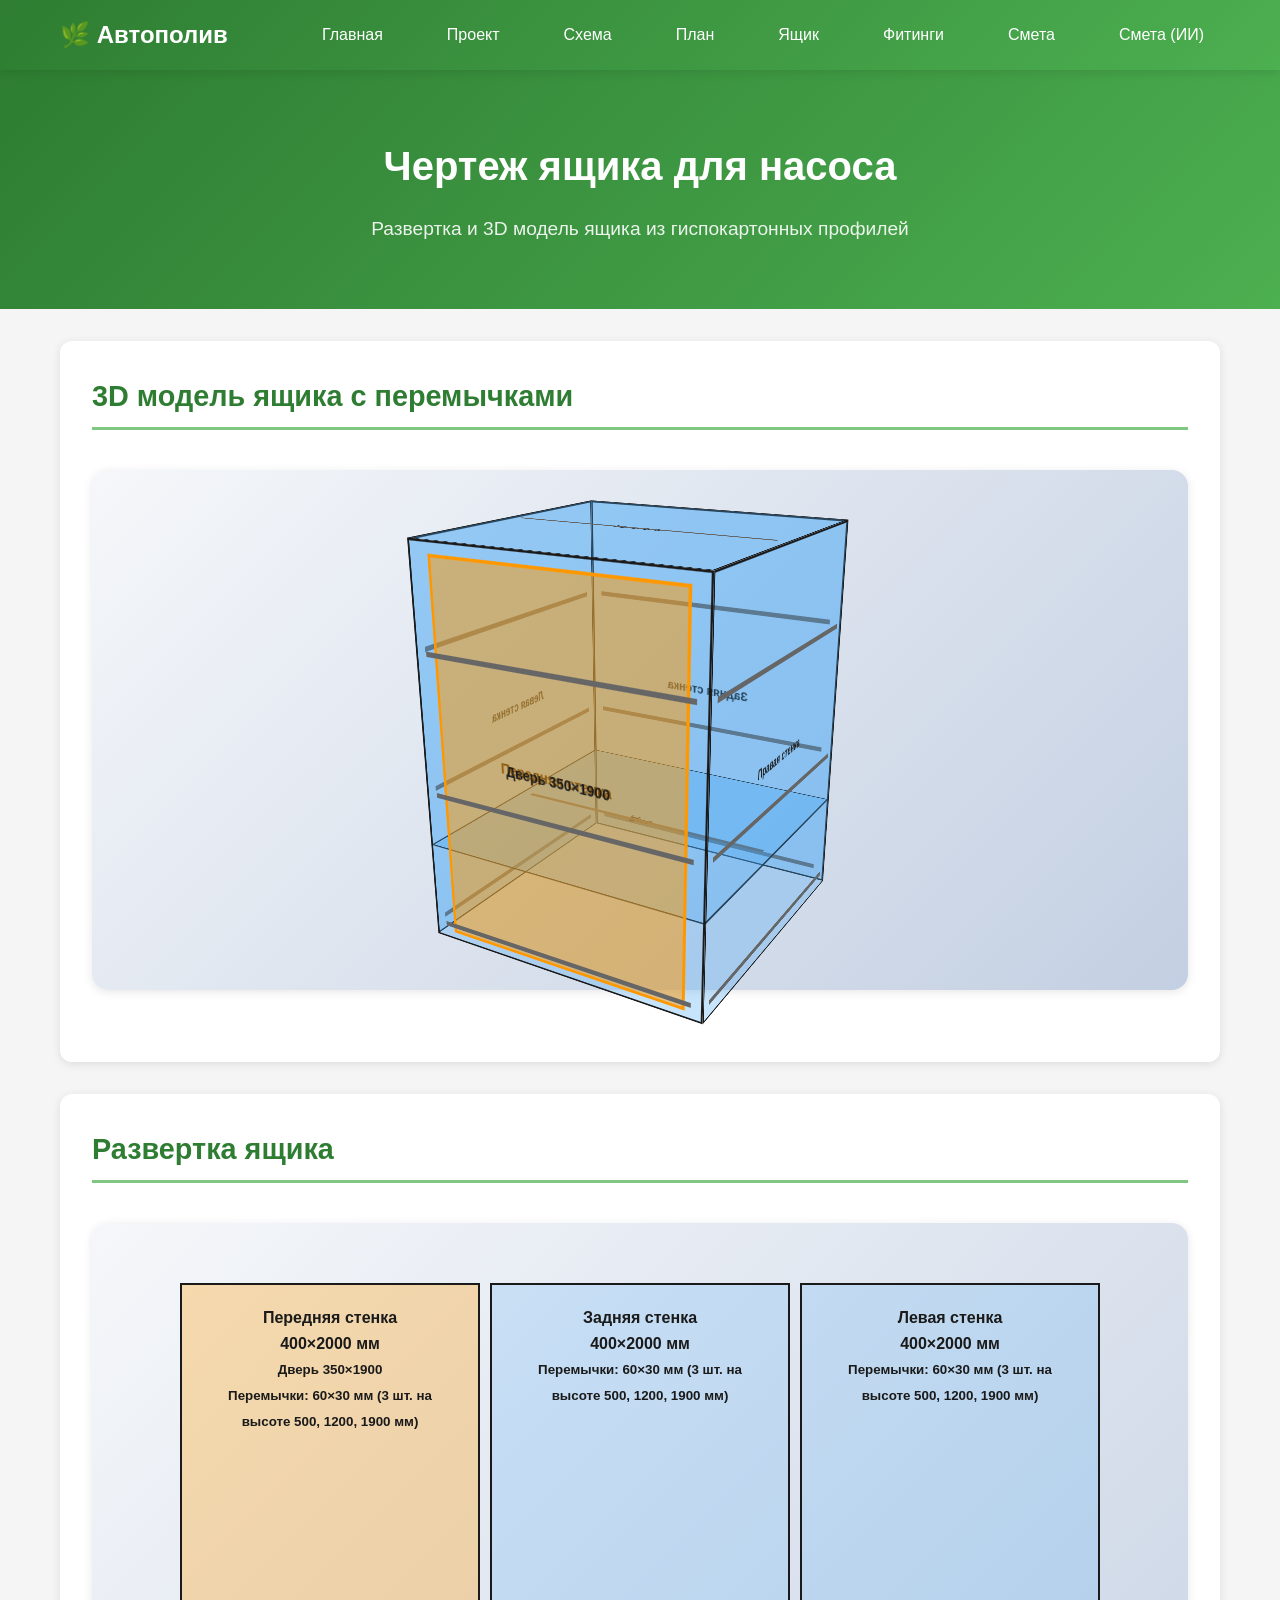
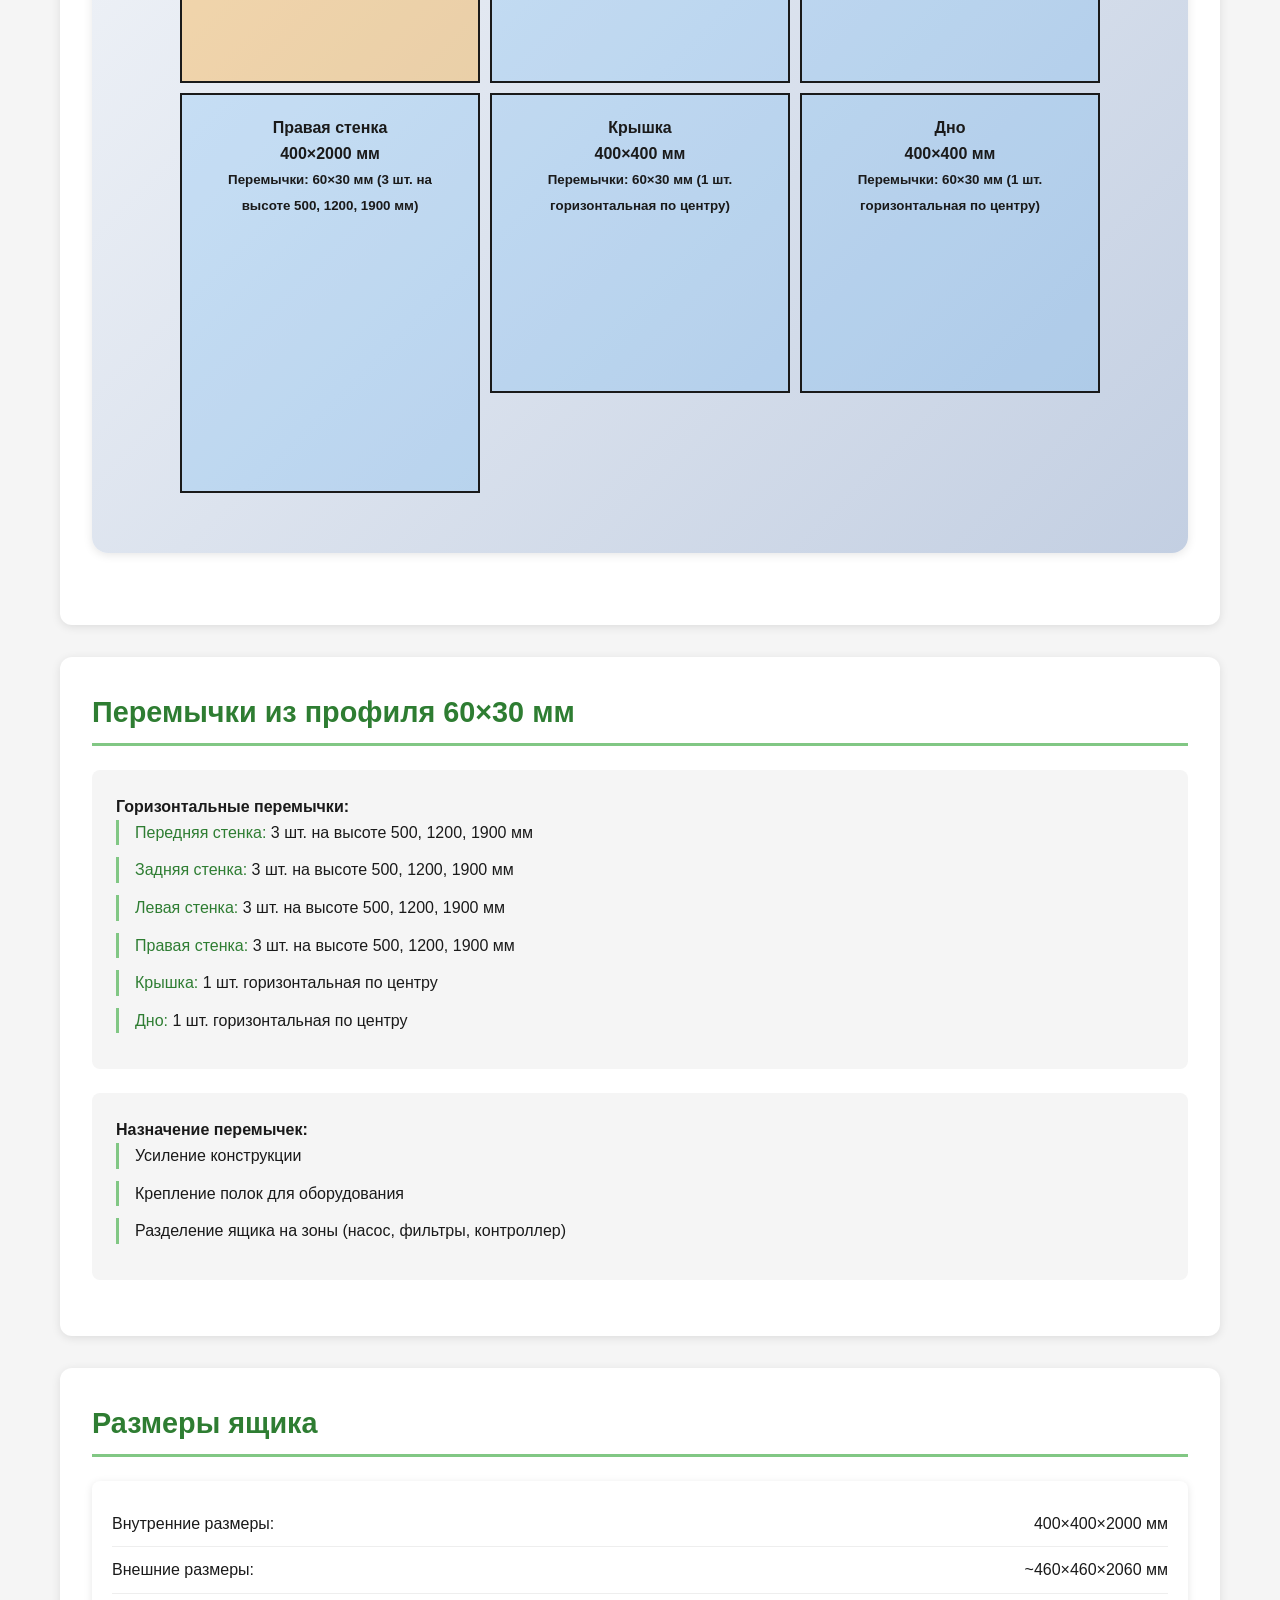
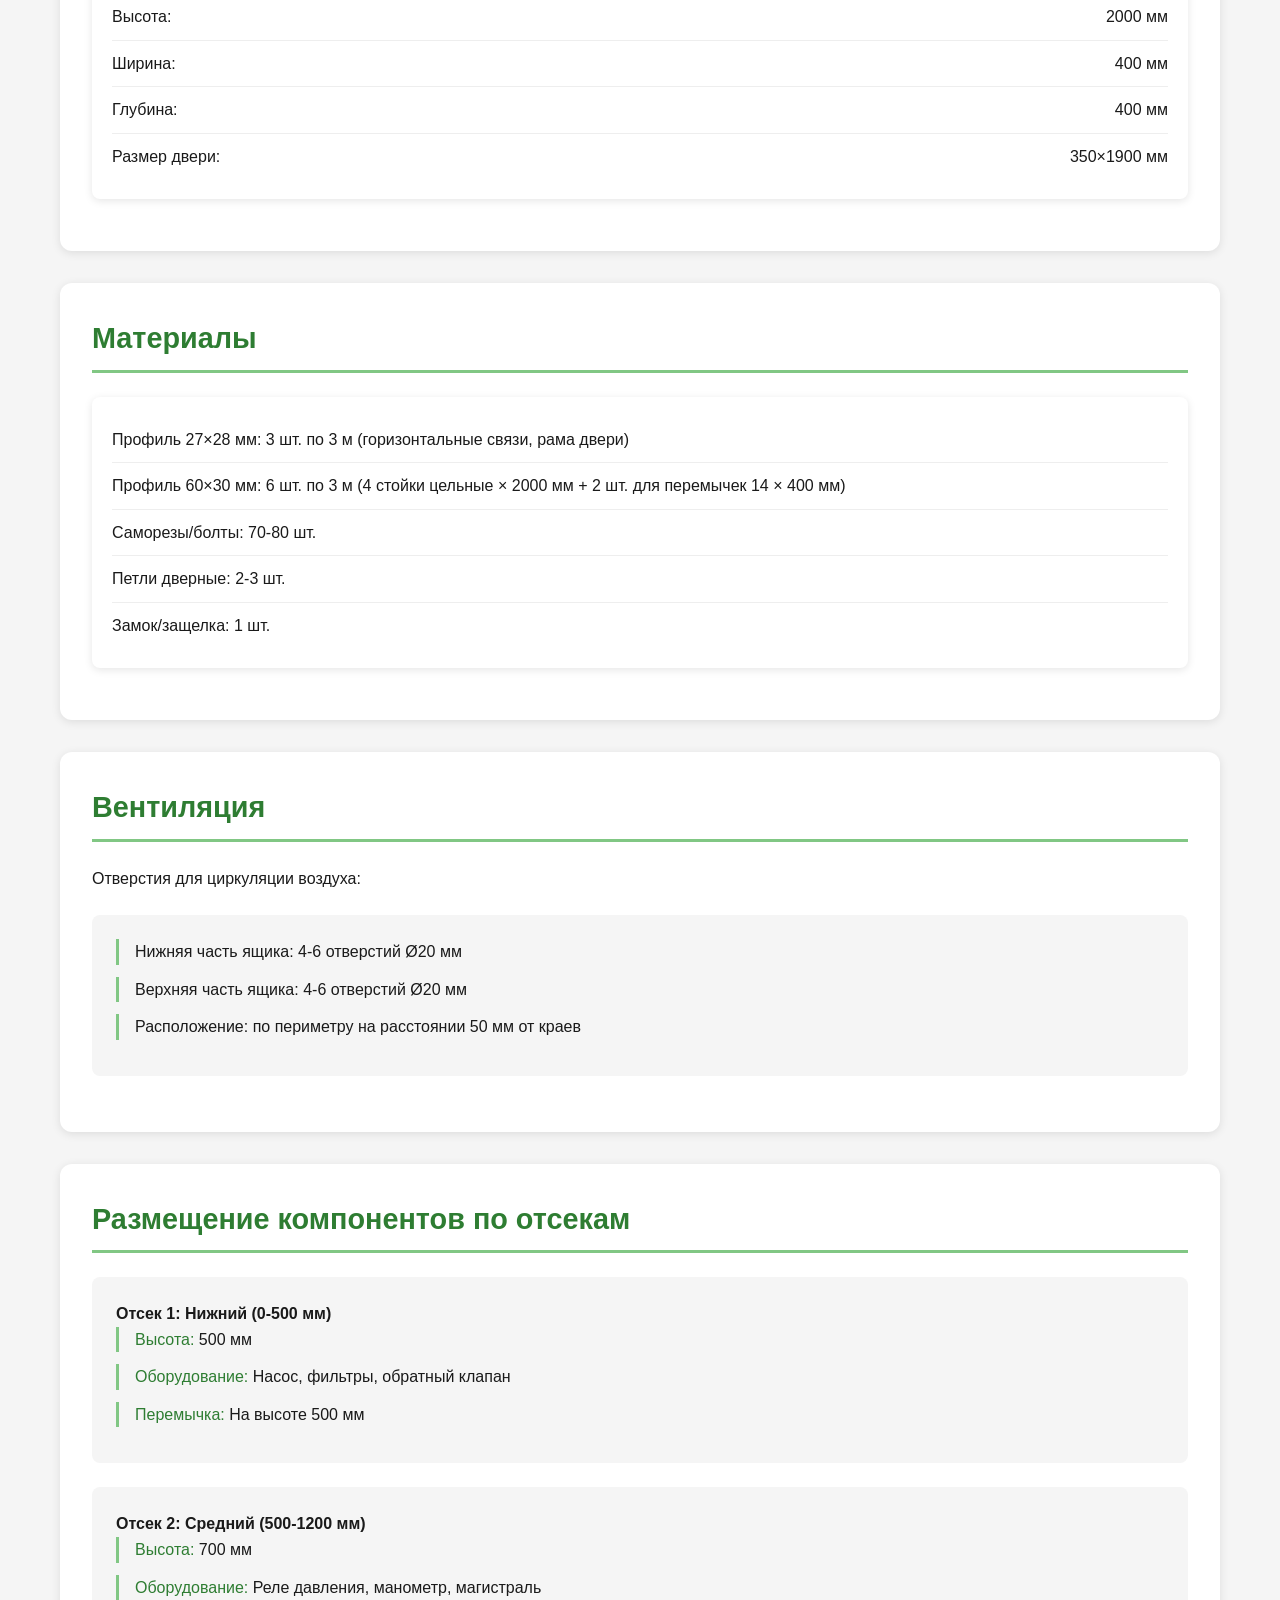
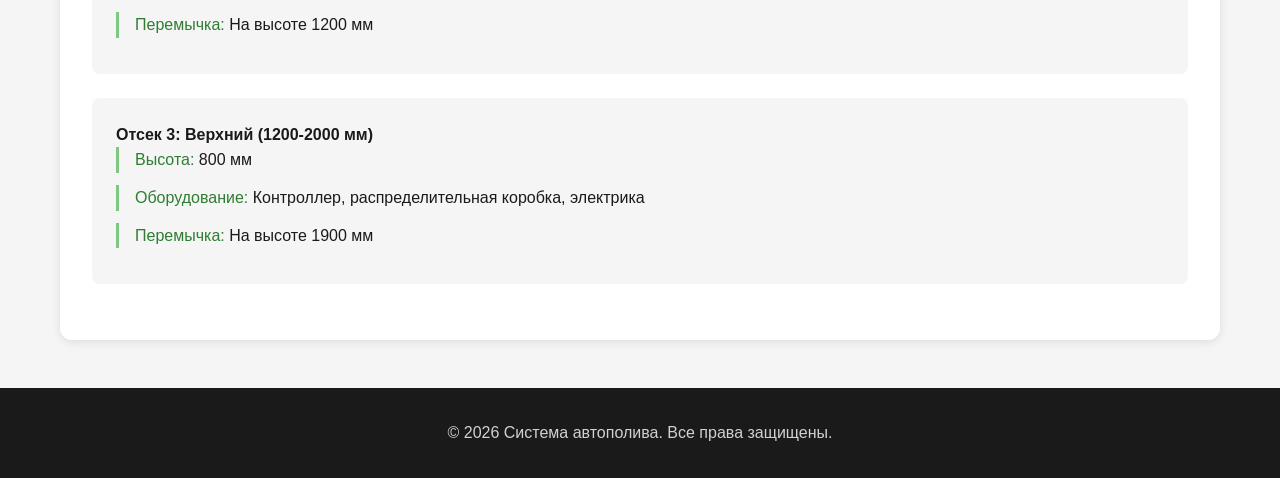
<file: pump_box_design.html>
<!DOCTYPE html>
<html lang="ru">
<head>
    <meta charset="UTF-8">
    <meta name="viewport" content="width=device-width, initial-scale=1.0">
    <title>Чертеж ящика для насоса</title>
    <link rel="stylesheet" href="styles.css">
</head>
<body>
    <nav class="nav">
        <div class="nav__container container">
            <a href="index.html" class="nav__logo">🌿 Автополив</a>
            <ul class="nav__links">
                <li><a href="index.html" class="nav__link">Главная</a></li>
                <li><a href="irrigation_project.html" class="nav__link">Проект</a></li>
                <li><a href="equipment_connection_scheme.html" class="nav__link">Схема</a></li>
                <li><a href="sprinkler_plan.html" class="nav__link">План</a></li>
                <li><a href="pump_box_design.html" class="nav__link">Ящик</a></li>
                <li><a href="pnd_fittings_specification.html" class="nav__link">Фитинги</a></li>
                <li><a href="estimate.html" class="nav__link">Смета</a></li>
                <li><a href="estimate_ai.html" class="nav__link">Смета (ИИ)</a></li>
            </ul>
        </div>
    </nav>

    <div class="hero">
        <div class="container">
            <h1 class="hero__title">Чертеж ящика для насоса</h1>
            <p class="hero__description">Развертка и 3D модель ящика из гиспокартонных профилей</p>
        </div>
    </div>

    <div class="container">
        <div class="section">
            <h2 class="section__title">3D модель ящика с перемычками</h2>
            <div class="box-drawing">
                <div class="box-drawing__3d">
                    <div class="box-drawing__inner">
                        <div class="box-drawing__face box-drawing__face--front">
                            Передняя стенка
                            <div class="box-drawing__door">Дверь 350×1900</div>
                            <div style="position: absolute; top: 100px; left: 10px; right: 10px; height: 5px; background: #666;"></div>
                            <div style="position: absolute; top: 240px; left: 10px; right: 10px; height: 5px; background: #666;"></div>
                            <div style="position: absolute; top: 380px; left: 10px; right: 10px; height: 5px; background: #666;"></div>
                        </div>
                        <div class="box-drawing__face box-drawing__face--back">
                            Задняя стенка
                            <div style="position: absolute; top: 100px; left: 10px; right: 10px; height: 5px; background: #666;"></div>
                            <div style="position: absolute; top: 240px; left: 10px; right: 10px; height: 5px; background: #666;"></div>
                            <div style="position: absolute; top: 380px; left: 10px; right: 10px; height: 5px; background: #666;"></div>
                        </div>
                        <div class="box-drawing__face box-drawing__face--left">
                            Левая стенка
                            <div style="position: absolute; top: 100px; left: 10px; right: 10px; height: 5px; background: #666;"></div>
                            <div style="position: absolute; top: 240px; left: 10px; right: 10px; height: 5px; background: #666;"></div>
                            <div style="position: absolute; top: 380px; left: 10px; right: 10px; height: 5px; background: #666;"></div>
                        </div>
                        <div class="box-drawing__face box-drawing__face--right">
                            Правая стенка
                            <div style="position: absolute; top: 100px; left: 10px; right: 10px; height: 5px; background: #666;"></div>
                            <div style="position: absolute; top: 240px; left: 10px; right: 10px; height: 5px; background: #666;"></div>
                            <div style="position: absolute; top: 380px; left: 10px; right: 10px; height: 5px; background: #666;"></div>
                        </div>
                        <div class="box-drawing__face box-drawing__face--top">
                            Крышка
                            <div style="position: absolute; top: 50%; left: 10px; right: 10px; height: 5px; background: #666; transform: translateY(-50%);"></div>
                        </div>
                        <div class="box-drawing__face box-drawing__face--bottom">
                            Дно
                            <div style="position: absolute; top: 50%; left: 10px; right: 10px; height: 5px; background: #666; transform: translateY(-50%);"></div>
                        </div>
                    </div>
                </div>
            </div>
        </div>

        <div class="section">
            <h2 class="section__title">Развертка ящика</h2>
            <div class="box-drawing">
                <div class="box-drawing__development">
                    <div class="box-drawing__panel box-drawing__panel--front">
                        Передняя стенка
                        <br>
                        400×2000 мм
                        <br>
                        <small>Дверь 350×1900</small>
                        <br>
                        <small>Перемычки: 60×30 мм (3 шт. на высоте 500, 1200, 1900 мм)</small>
                    </div>
                    <div class="box-drawing__panel box-drawing__panel--side">
                        Задняя стенка
                        <br>
                        400×2000 мм
                        <br>
                        <small>Перемычки: 60×30 мм (3 шт. на высоте 500, 1200, 1900 мм)</small>
                    </div>
                    <div class="box-drawing__panel box-drawing__panel--side">
                        Левая стенка
                        <br>
                        400×2000 мм
                        <br>
                        <small>Перемычки: 60×30 мм (3 шт. на высоте 500, 1200, 1900 мм)</small>
                    </div>
                    <div class="box-drawing__panel box-drawing__panel--side">
                        Правая стенка
                        <br>
                        400×2000 мм
                        <br>
                        <small>Перемычки: 60×30 мм (3 шт. на высоте 500, 1200, 1900 мм)</small>
                    </div>
                    <div class="box-drawing__panel box-drawing__panel--top">
                        Крышка
                        <br>
                        400×400 мм
                        <br>
                        <small>Перемычки: 60×30 мм (1 шт. горизонтальная по центру)</small>
                    </div>
                    <div class="box-drawing__panel box-drawing__panel--bottom">
                        Дно
                        <br>
                        400×400 мм
                        <br>
                        <small>Перемычки: 60×30 мм (1 шт. горизонтальная по центру)</small>
                    </div>
                </div>
            </div>
        </div>

        <div class="section">
            <h2 class="section__title">Перемычки из профиля 60×30 мм</h2>
            <div class="specs">
                <h4>Горизонтальные перемычки:</h4>
                <ul class="specs__list">
                    <li class="specs__list-item"><span class="specs__list-item--highlight">Передняя стенка:</span> 3 шт. на высоте 500, 1200, 1900 мм</li>
                    <li class="specs__list-item"><span class="specs__list-item--highlight">Задняя стенка:</span> 3 шт. на высоте 500, 1200, 1900 мм</li>
                    <li class="specs__list-item"><span class="specs__list-item--highlight">Левая стенка:</span> 3 шт. на высоте 500, 1200, 1900 мм</li>
                    <li class="specs__list-item"><span class="specs__list-item--highlight">Правая стенка:</span> 3 шт. на высоте 500, 1200, 1900 мм</li>
                    <li class="specs__list-item"><span class="specs__list-item--highlight">Крышка:</span> 1 шт. горизонтальная по центру</li>
                    <li class="specs__list-item"><span class="specs__list-item--highlight">Дно:</span> 1 шт. горизонтальная по центру</li>
                </ul>
            </div>
            <div class="specs">
                <h4>Назначение перемычек:</h4>
                <ul class="specs__list">
                    <li class="specs__list-item">Усиление конструкции</li>
                    <li class="specs__list-item">Крепление полок для оборудования</li>
                    <li class="specs__list-item">Разделение ящика на зоны (насос, фильтры, контроллер)</li>
                </ul>
            </div>
        </div>

        <div class="section">
            <h2 class="section__title">Размеры ящика</h2>
            <div class="box-drawing__dimensions">
                <div class="box-drawing__dimension-row">
                    <span>Внутренние размеры:</span>
                    <span>400×400×2000 мм</span>
                </div>
                <div class="box-drawing__dimension-row">
                    <span>Внешние размеры:</span>
                    <span>~460×460×2060 мм</span>
                </div>
                <div class="box-drawing__dimension-row">
                    <span>Высота:</span>
                    <span>2000 мм</span>
                </div>
                <div class="box-drawing__dimension-row">
                    <span>Ширина:</span>
                    <span>400 мм</span>
                </div>
                <div class="box-drawing__dimension-row">
                    <span>Глубина:</span>
                    <span>400 мм</span>
                </div>
                <div class="box-drawing__dimension-row">
                    <span>Размер двери:</span>
                    <span>350×1900 мм</span>
                </div>
            </div>
        </div>

        <div class="section">
            <h2 class="section__title">Материалы</h2>
            <div class="box-drawing__profile-info">
                <div class="box-drawing__profile-row">
                    <span>Профиль 27×28 мм:</span>
                    <span>3 шт. по 3 м (горизонтальные связи, рама двери)</span>
                </div>
                <div class="box-drawing__profile-row">
                    <span>Профиль 60×30 мм:</span>
                    <span>6 шт. по 3 м (4 стойки цельные × 2000 мм + 2 шт. для перемычек 14 × 400 мм)</span>
                </div>
                <div class="box-drawing__profile-row">
                    <span>Саморезы/болты:</span>
                    <span>70-80 шт.</span>
                </div>
                <div class="box-drawing__profile-row">
                    <span>Петли дверные:</span>
                    <span>2-3 шт.</span>
                </div>
                <div class="box-drawing__profile-row">
                    <span>Замок/защелка:</span>
                    <span>1 шт.</span>
                </div>
            </div>
        </div>

        <div class="section">
            <h2 class="section__title">Вентиляция</h2>
            <p>Отверстия для циркуляции воздуха:</p>
            <div class="specs">
                <ul class="specs__list">
                    <li class="specs__list-item">Нижняя часть ящика: 4-6 отверстий Ø20 мм</li>
                    <li class="specs__list-item">Верхняя часть ящика: 4-6 отверстий Ø20 мм</li>
                    <li class="specs__list-item">Расположение: по периметру на расстоянии 50 мм от краев</li>
                </ul>
            </div>
        </div>

        <div class="section">
            <h2 class="section__title">Размещение компонентов по отсекам</h2>
            <div class="specs">
                <h4>Отсек 1: Нижний (0-500 мм)</h4>
                <ul class="specs__list">
                    <li class="specs__list-item"><span class="specs__list-item--highlight">Высота:</span> 500 мм</li>
                    <li class="specs__list-item"><span class="specs__list-item--highlight">Оборудование:</span> Насос, фильтры, обратный клапан</li>
                    <li class="specs__list-item"><span class="specs__list-item--highlight">Перемычка:</span> На высоте 500 мм</li>
                </ul>
            </div>
            <div class="specs">
                <h4>Отсек 2: Средний (500-1200 мм)</h4>
                <ul class="specs__list">
                    <li class="specs__list-item"><span class="specs__list-item--highlight">Высота:</span> 700 мм</li>
                    <li class="specs__list-item"><span class="specs__list-item--highlight">Оборудование:</span> Реле давления, манометр, магистраль</li>
                    <li class="specs__list-item"><span class="specs__list-item--highlight">Перемычка:</span> На высоте 1200 мм</li>
                </ul>
            </div>
            <div class="specs">
                <h4>Отсек 3: Верхний (1200-2000 мм)</h4>
                <ul class="specs__list">
                    <li class="specs__list-item"><span class="specs__list-item--highlight">Высота:</span> 800 мм</li>
                    <li class="specs__list-item"><span class="specs__list-item--highlight">Оборудование:</span> Контроллер, распределительная коробка, электрика</li>
                    <li class="specs__list-item"><span class="specs__list-item--highlight">Перемычка:</span> На высоте 1900 мм</li>
                </ul>
            </div>
        </div>
    </div>

    <footer class="footer">
        <div class="container">
            <p class="footer__text">© 2026 Система автополива. Все права защищены.</p>
        </div>
    </footer>
</body>
</html>
</file>
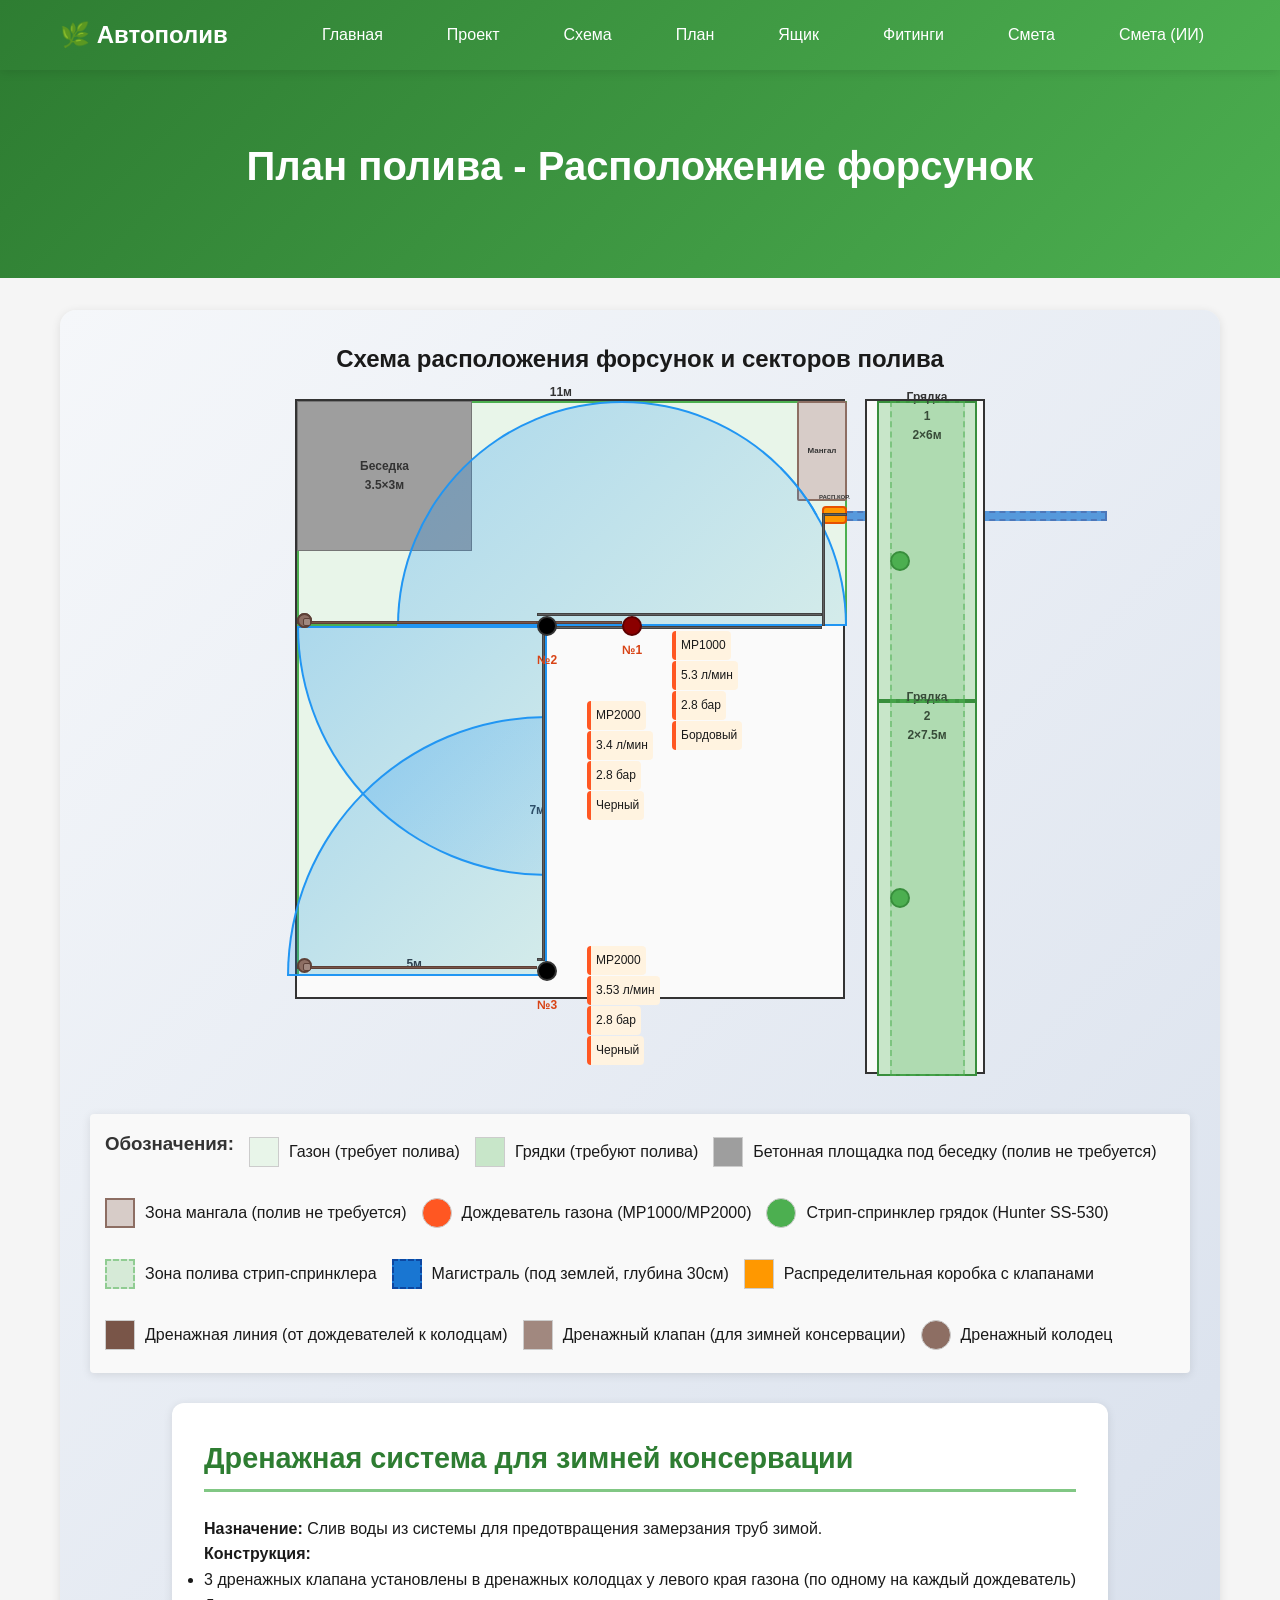
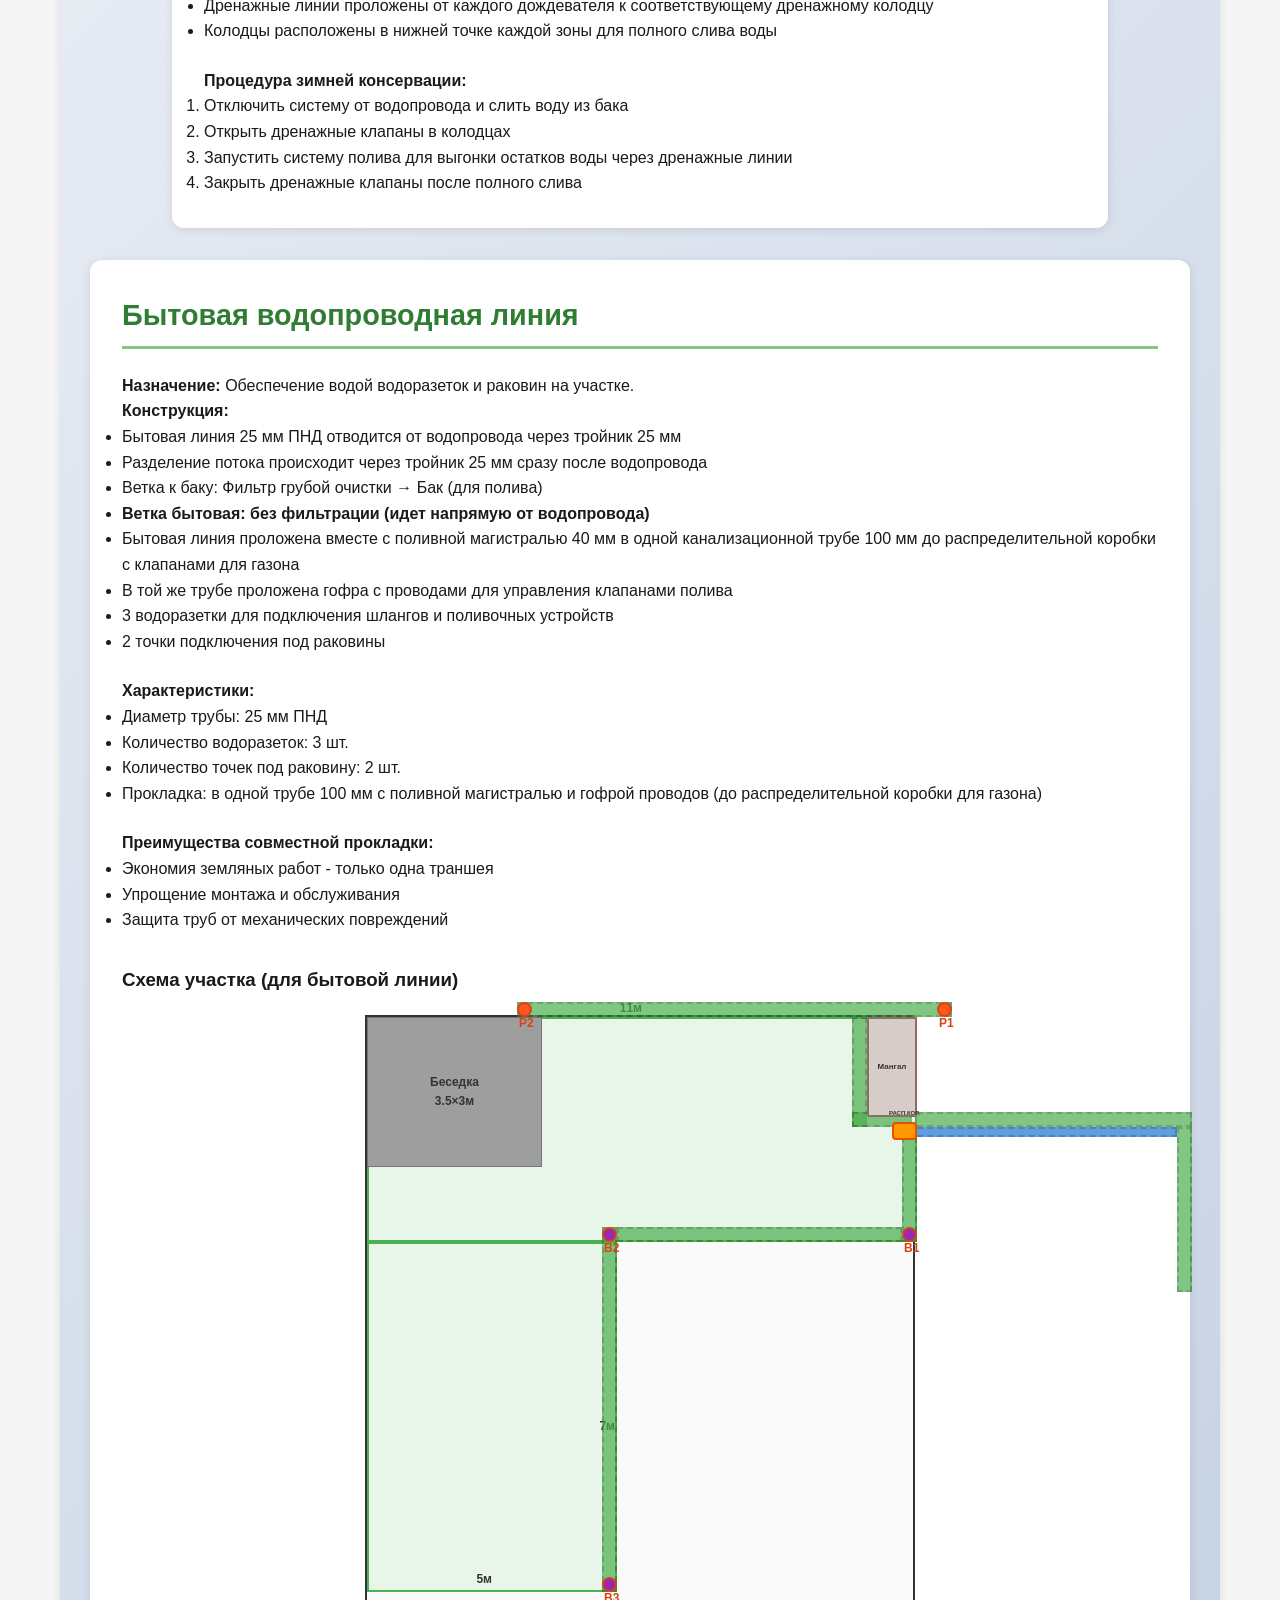
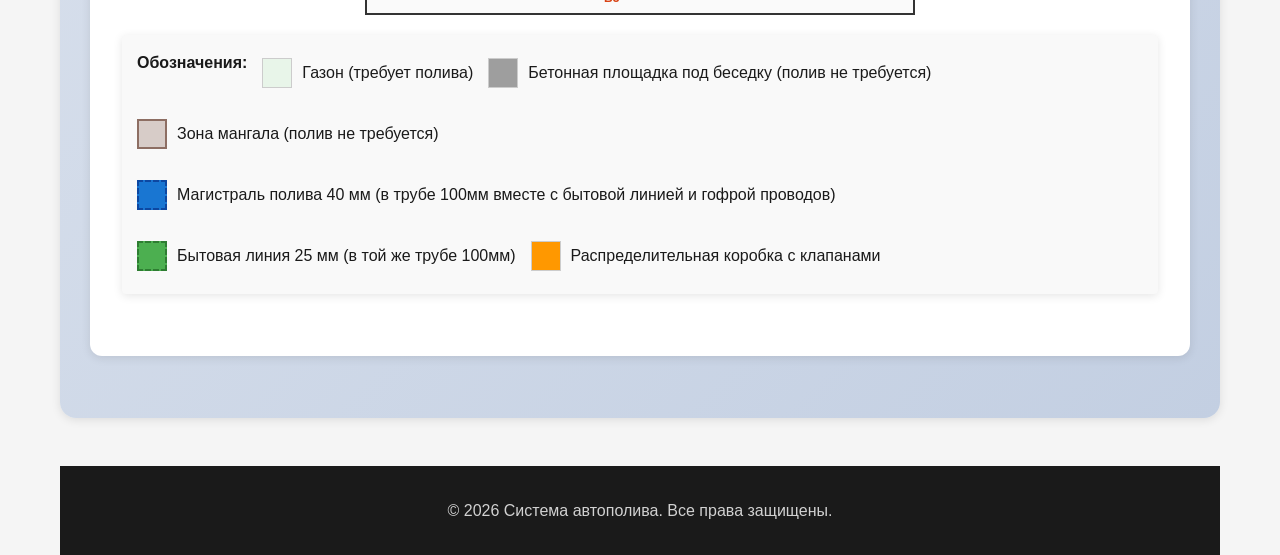
<file: sprinkler_plan.html>
<!DOCTYPE html>
<html lang="ru">
<head>
    <meta charset="UTF-8">
    <meta name="viewport" content="width=device-width, initial-scale=1.0">
    <title>План полива - Расположение форсунок</title>
    <link rel="stylesheet" href="styles.css">
    <style>
        .scheme-container {
            display: flex;
            justify-content: center;
            margin: 20px 0;
        }

        .plot {
            position: relative;
            background: #fafafa;
            border: 2px solid #333;
        }

        .concrete {
            position: absolute;
            background: #9e9e9e;
            border: 1px solid #757575;
        }

        .lawn {
            position: absolute;
            background: #e8f5e9;
            border: 2px solid #4caf50;
        }

        .garden-bed {
            position: absolute;
            background: #c8e6c9;
            border: 2px solid #388e3c;
        }

        .sprinkler {
            position: absolute;
            width: 20px;
            height: 20px;
            background: #ff5722;
            border-radius: 50%;
            border: 2px solid #d84315;
            z-index: 10;
        }

        .sprinkler-label {
            position: absolute;
            font-size: 12px;
            font-weight: bold;
            color: #d84315;
            z-index: 11;
        }

        .spray-sector {
            position: absolute;
            background: rgba(33, 150, 243, 0.2);
            border: 2px solid #2196f3;
            border-radius: 50%;
            pointer-events: none;
            z-index: 3;
        }

        .spray-sector-directed {
            position: absolute;
            background: linear-gradient(135deg, rgba(33, 150, 243, 0.3) 0%, rgba(33, 150, 243, 0.1) 100%);
            border: 2px solid #2196f3;
            pointer-events: none;
            z-index: 3;
        }

        .spray-sector-270 {
            position: absolute;
            background: conic-gradient(from 180deg, rgba(33, 150, 243, 0.3) 0deg, rgba(33, 150, 243, 0.3) 270deg, transparent 270deg);
            border: 2px solid #2196f3;
            border-radius: 50%;
            pointer-events: none;
            z-index: 3;
        }

        .spray-arrow {
            position: absolute;
            width: 0;
            height: 0;
            border-left: 10px solid transparent;
            border-right: 10px solid transparent;
            border-top: 15px solid #2196f3;
            pointer-events: none;
            z-index: 3;
        }

        .spray-zone {
            position: absolute;
            pointer-events: none;
            z-index: 1;
        }

        .house {
            position: absolute;
            background: #ffccbc;
            border: 2px solid #ff9800;
        }

        .terrace {
            position: absolute;
            background: #ffe0b2;
            border: 2px solid #ffb74d;
        }

        .pipeline {
            position: absolute;
            background: #1976d2;
            border: 2px dashed #0d47a1;
            opacity: 0.7;
        }

        .pipe-to-sprinkler {
            position: absolute;
            background: #616161;
            border: 1px solid #424242;
            z-index: 6;
        }

        .drainage-line {
            position: absolute;
            background: #795548;
            border: 1px solid #5d4037;
            z-index: 4;
        }

        .drainage-well {
            position: absolute;
            background: #8d6e63;
            border: 2px solid #5d4037;
            border-radius: 50%;
            z-index: 7;
        }

        .drainage-valve {
            position: absolute;
            background: #a1887f;
            border: 1px solid #5d4037;
            border-radius: 2px;
            z-index: 7;
        }

        .distribution-box {
            position: absolute;
            background: #ff9800;
            border: 2px solid #e65100;
            border-radius: 4px;
        }

        .label {
            position: absolute;
            font-size: 12px;
            font-weight: bold;
            color: #333;
            text-align: center;
        }

        .legend {
            background: #f9f9f9;
            padding: 15px;
            border-radius: 4px;
            margin-top: 20px;
        }

        .legend h3 {
            margin-top: 0;
            color: #333;
        }

        .legend-item {
            display: flex;
            align-items: center;
            margin: 8px 0;
        }

        .legend-color {
            width: 30px;
            height: 30px;
            margin-right: 10px;
            border: 1px solid #ccc;
        }

        .sprinkler-info {
            background: #fff3e0;
            padding: 5px;
            border-radius: 4px;
            border-left: 4px solid #ff5722;
            position: absolute;
            font-size: 12px;
            white-space: nowrap;
        }

        .barbecue-zone {
            position: absolute;
            background: #d7ccc8;
            border: 2px solid #8d6e63;
            border-radius: 2px;
        }

        .sprinkler-info h3 {
            margin-top: 0;
            color: #ff5722;
        }

        .sprinkler-info ul {
            margin-bottom: 0;
        }

        .sprinkler-info li {
            margin: 8px 0;
        }
    </style>
</head>
<body>
    <nav class="nav">
        <div class="nav__container container">
            <a href="index.html" class="nav__logo">🌿 Автополив</a>
            <ul class="nav__links">
                <li><a href="index.html" class="nav__link">Главная</a></li>
                <li><a href="irrigation_project.html" class="nav__link">Проект</a></li>
                <li><a href="equipment_connection_scheme.html" class="nav__link">Схема</a></li>
                <li><a href="sprinkler_plan.html" class="nav__link">План</a></li>
                <li><a href="pump_box_design.html" class="nav__link">Ящик</a></li>
                <li><a href="pnd_fittings_specification.html" class="nav__link">Фитинги</a></li>
                <li><a href="estimate.html" class="nav__link">Смета</a></li>
                <li><a href="estimate_ai.html" class="nav__link">Смета (ИИ)</a></li>
            </ul>
        </div>
    </nav>

    <div class="hero">
        <div class="container">
            <h1 class="hero__title">План полива - Расположение форсунок</h1>
        </div>
    </div>

    <div class="container">
        <div class="scheme">
            <h2>Схема расположения форсунок и секторов полива</h2>
        <div class="scheme-container">
            <div class="plot" style="width: 550px; height: 600px; position: relative">
                <!-- Масштаб: 1px = 0.02 м (50px = 1 м) -->

                <!-- Г-образный газон -->
                <!-- Верхняя часть: 11м = 550px, высота 4.5м = 225px -->
                <!-- Нижняя часть: 5м = 250px ширина, 7м = 350px длина -->

                <!-- Бетонная площадка 3.5x3 м = 175x150 px (левый верхний угол) -->
                <div class="concrete" style="width: 175px; height: 150px; top: 0; left: 0; z-index: 2">
                    <div class="label" style="top: 50%; left: 50%; transform: translate(-50%, -50%); z-index: 3;">Беседка<br>3.5×3м</div>
                </div>

                <!-- Газон - верхняя часть -->
                <div class="lawn" style="position: absolute; top: 0; left: 0; width: 550px; height: 225px; z-index: 1;">
                    <div class="label" style="top: -20px; right: 50%;">11м</div>
                    <div class="label" style="top: 20%; right: 0;">4.5м</div>
                </div>

                <!-- Зона мангала (1×2 м = 50×100 px) - правый верхний угол верхней части газона -->
                <div class="barbecue-zone" style="top: 0; left: 500px; width: 50px; height: 100px; z-index: 3;">
                    <div class="label" style="top: 50%; left: 50%; transform: translate(-50%, -50%); font-size: 8px;">Мангал</div>
                </div>

                <!-- Газон - нижняя часть (7x5 м = 350x250 px) -->
                <div class="lawn" style="position: absolute; top: 225px; left: 0; width: 250px; height: 350px;">
                    <div class="label" style="top: 50%; right: 0;">7м</div>
                    <div class="label" style="bottom: 0; right: 50%;">5м</div>
                </div>

                <!-- МАГИСТРАЛЬ (под землей, глубина 30см) -->
                <!-- Влево вдоль верхней части газона от распределительной коробки -->
                <div class="pipeline" style="width: 270px; height: 10px; top: 110px; left: 540px;"></div>

                <!-- Распределительная коробка с клапанами (в конце магистрали) -->
                <div class="distribution-box" style="width: 25px; height: 18.5px; top: 105px; left: 525px; z-index: 5;">
                    <div class="label" style="top: -15px; left: 50%; transform: translateX(-50%); font-size: 6px;">РАСП.КОР.</div>
                </div>

                <!-- Труба к дождевателю №1: влево в газон, затем вниз и влево -->
                <div class="pipe-to-sprinkler" style="width: 25px; height: 3px; top: 112px; left: 525px;"></div>
                <div class="pipe-to-sprinkler" style="width: 3px; height: 100px; top: 112px; left: 525px;"></div>
                <div class="pipe-to-sprinkler" style="width: 200px; height: 3px; top: 212px; left: 325px;"></div>

                <!-- Труба к дождевателю №2: влево в газон, затем вниз и влево -->
                <div class="pipe-to-sprinkler" style="width: 25px; height: 3px; top: 112px; left: 525px;"></div>
                <div class="pipe-to-sprinkler" style="width: 3px; height: 100px; top: 112px; left: 525px;"></div>
                <div class="pipe-to-sprinkler" style="width: 285px; height: 3px; top: 212px; left: 240px;"></div>

                <!-- Труба к дождевателю №3: влево в газон, затем вниз в пределах ширины нижней части -->
                <div class="pipe-to-sprinkler" style="width: 25px; height: 3px; top: 112px; left: 525px;"></div>
                <div class="pipe-to-sprinkler" style="width: 3px; height: 113px; top: 112px; left: 525px;"></div>
                <div class="pipe-to-sprinkler" style="width: 280px; height: 3px; top: 225px; left: 245px;"></div>
                <div class="pipe-to-sprinkler" style="width: 3px; height: 335px; top: 225px; left: 245px;"></div>
                <div class="pipe-to-sprinkler" style="width: 5px; height: 3px; top: 557px; left: 240px;"></div>

                <!-- Дождеватель №1: Верхняя часть газона, нижняя грань -->
                <div class="sprinkler" style="top: 215px; left: 325px; background: #8B0000; border-color: #5C0000;"></div>
                <div class="sprinkler-label" style="top: 240px; left: 325px;">№1</div>
                <div class="sprinkler-info" style="top: 230px; left: 375px; ">MP1000</div>
                <div class="sprinkler-info" style="top: 260px; left: 375px; ">5.3 л/мин</div>
                <div class="sprinkler-info" style="top: 290px; left: 375px; ">2.8 бар</div>
                <div class="sprinkler-info" style="top: 320px; left: 375px; ">Бордовый</div>
                <!-- Сектор полива дождевателя №1 (180 градусов, радиус 4.5м = 225px, диаметр 450px) -->
                <div class="spray-sector-directed" style="top: 0px; left: 100px; width: 450px; height: 225px; border-radius: 225px 225px 0 0;"></div>

                <!-- Дождеватель №2: Верхняя часть газона -->
                <div class="sprinkler" style="top: 215px; left: 240px; background: #000000; border-color: #333333;"></div>
                <div class="sprinkler-label" style="top: 250px; left: 240px;">№2</div>
                <div class="sprinkler-info" style="top: 300px; left: 290px; ">MP2000</div>
                <div class="sprinkler-info" style="top: 330px; left: 290px; ">3.4 л/мин</div>
                <div class="sprinkler-info" style="top: 360px; left: 290px; ">2.8 бар</div>
                <div class="sprinkler-info" style="top: 390px; left: 290px; ">Черный</div>
                <!-- Сектор полива дождевателя №2 (90 градусов, 3 квадрант, радиус 5м = 250px, диаметр 500px) -->
                <div class="spray-sector-directed" style="top: 225px; left: 0px; width: 250px; height: 250px; border-radius: 0 0 0 250px"></div>

                <!-- Дождеватель №3: Правый нижний угол нижней части газона -->
                <div class="sprinkler" style="top: 560px; left: 240px; background: #000000; border-color: #333333;"></div>
                <div class="sprinkler-label" style="top: 595px; left: 240px;">№3</div>
                <div class="sprinkler-info" style="top: 545px; left: 290px; ">MP2000</div>
                <div class="sprinkler-info" style="top: 575px; left: 290px; ">3.53 л/мин</div>
                <div class="sprinkler-info" style="top: 605px; left: 290px; ">2.8 бар</div>
                <div class="sprinkler-info" style="top: 635px; left: 290px; ">Черный</div>
                <!-- Сектор полива дождевателя №3 (90 градусов, третий квадрант, радиус 5.2м = 260px, диаметр 520px) -->
                <div class="spray-sector-directed" style="top: 315px; left: -10px; width: 260px; height: 260px; border-radius: 260px 0 0 0;"></div>

                <!-- ДРЕНАЖНЫЕ ЛИНИИ (от дождевателей к левому краю газона) -->
                <!-- Дренажная линия от дождевателя №1 -->
                <div class="drainage-line" style="width: 325px; height: 3px; top: 220px; left: 0;"></div>
                <div class="drainage-well" style="width: 15px; height: 15px; top: 212px; left: 0;">
                    <div class="drainage-valve" style="width: 8px; height: 8px; top: 3.5px; left: 3.5px;"></div>
                </div>

                <!-- Дренажная линия от дождевателя №2 -->
                <div class="drainage-line" style="width: 240px; height: 3px; top: 220px; left: 0;"></div>
                <div class="drainage-well" style="width: 15px; height: 15px; top: 212px; left: 0;">
                    <div class="drainage-valve" style="width: 8px; height: 8px; top: 3.5px; left: 3.5px;"></div>
                </div>

                <!-- Дренажная линия от дождевателя №3 -->
                <div class="drainage-line" style="width: 240px; height: 3px; top: 565px; left: 0;"></div>
                <div class="drainage-well" style="width: 15px; height: 15px; top: 557px; left: 0;">
                    <div class="drainage-valve" style="width: 8px; height: 8px; top: 3.5px; left: 3.5px;"></div>
                </div>

            </div>

            <!-- Отдельный блок для грядок -->
            <div class="plot" style="width: 120px; height: 675px; position: relative; margin-left: 20px;">
                <!-- Масштаб: 1px = 0.02 м (50px = 1 м) -->

                <!-- Грядка 1: 2×6 м = 100×300 px -->
                <div class="garden-bed" style="position: absolute; top: 0; left: 10px; width: 100px; height: 300px;">
                    <div class="label" style="top: -15px; left: 50%; transform: translateX(-50%);">Грядка 1<br>2×6м</div>
                </div>

                <!-- Грядка 2: 2×7.5 м = 100×375 px -->
                <div class="garden-bed" style="position: absolute; top: 300px; left: 10px; width: 100px; height: 375px;">
                    <div class="label" style="top: -15px; left: 50%; transform: translateX(-50%);">Грядка 2<br>2×7.5м</div>
                </div>

                <!-- Стрип-спринклер для грядки 1 (1 шт. на 25 см от левого края) -->
                <div class="sprinkler" style="top: 150px; left: 22.5px; background: #4caf50; border-color: #388e3c;"></div>
                <!-- Зона полива стрип-спринклера грядки 1 (полоса 1.5×6м = 75×300px, начиная от спринклера вправо) -->
                <div class="spray-zone" style="top: 0; left: 22.5px; width: 75px; height: 300px; background: rgba(76, 175, 80, 0.2); border: 2px dashed rgba(76, 175, 80, 0.5);"></div>

                <!-- Стрип-спринклер для грядки 2 (1 шт. на 25 см от левого края) -->
                <div class="sprinkler" style="top: 487px; left: 22.5px; background: #4caf50; border-color: #388e3c;"></div>
                <!-- Зона полива стрип-спринклера грядки 2 (полоса 1.5×7.5м = 75×375px, начиная от спринклера вправо) -->
                <div class="spray-zone" style="top: 300px; left: 22.5px; width: 75px; height: 375px; background: rgba(76, 175, 80, 0.2); border: 2px dashed rgba(76, 175, 80, 0.5);"></div>

            </div>
        </div>

        <div class="legend">
            <h3>Обозначения:</h3>
            <div class="legend-item">
                <div class="legend-color" style="background: #e8f5e9;"></div>
                <span>Газон (требует полива)</span>
            </div>
            <div class="legend-item">
                <div class="legend-color" style="background: #c8e6c9;"></div>
                <span>Грядки (требуют полива)</span>
            </div>
            <div class="legend-item">
                <div class="legend-color" style="background: #9e9e9e;"></div>
                <span>Бетонная площадка под беседку (полив не требуется)</span>
            </div>
            <div class="legend-item">
                <div class="legend-color" style="background: #d7ccc8; border: 2px solid #8d6e63;"></div>
                <span>Зона мангала (полив не требуется)</span>
            </div>
            <div class="legend-item">
                <div class="legend-color" style="background: #ff5722; border-radius: 50%;"></div>
                <span>Дождеватель газона (MP1000/MP2000)</span>
            </div>
            <div class="legend-item">
                <div class="legend-color" style="background: #4caf50; border-radius: 50%;"></div>
                <span>Стрип-спринклер грядок (Hunter SS-530)</span>
            </div>
            <div class="legend-item">
                <div class="legend-color" style="background: rgba(76, 175, 80, 0.2); border: 2px dashed rgba(76, 175, 80, 0.5);"></div>
                <span>Зона полива стрип-спринклера</span>
            </div>
            <div class="legend-item">
                <div class="legend-color" style="background: #1976d2; border: 2px dashed #0d47a1;"></div>
                <span>Магистраль (под землей, глубина 30см)</span>
            </div>
            <div class="legend-item">
                <div class="legend-color" style="background: #ff9800;"></div>
                <span>Распределительная коробка с клапанами</span>
            </div>
            <div class="legend-item">
                <div class="legend-color" style="background: #795548;"></div>
                <span>Дренажная линия (от дождевателей к колодцам)</span>
            </div>
            <div class="legend-item">
                <div class="legend-color" style="background: #a1887f;"></div>
                <span>Дренажный клапан (для зимней консервации)</span>
            </div>
            <div class="legend-item">
                <div class="legend-color" style="background: #8d6e63; border-radius: 50%;"></div>
                <span>Дренажный колодец</span>
            </div>
        </div>

        <div class="section">
            <h2 class="section__title">Дренажная система для зимней консервации</h2>
            <p><strong>Назначение:</strong> Слив воды из системы для предотвращения замерзания труб зимой.</p>
            <p><strong>Конструкция:</strong></p>
            <ul>
                <li>3 дренажных клапана установлены в дренажных колодцах у левого края газона (по одному на каждый дождеватель)</li>
                <li>Дренажные линии проложены от каждого дождевателя к соответствующему дренажному колодцу</li>
                <li>Колодцы расположены в нижней точке каждой зоны для полного слива воды</li>
            </ul>
            <p><strong>Процедура зимней консервации:</strong></p>
            <ol>
                <li>Отключить систему от водопровода и слить воду из бака</li>
                <li>Открыть дренажные клапаны в колодцах</li>
                <li>Запустить систему полива для выгонки остатков воды через дренажные линии</li>
                <li>Закрыть дренажные клапаны после полного слива</li>
            </ol>
        </div>

        <div class="section">
            <h2 class="section__title">Бытовая водопроводная линия</h2>
            <p><strong>Назначение:</strong> Обеспечение водой водоразеток и раковин на участке.</p>
            <p><strong>Конструкция:</strong></p>
            <ul>
                <li>Бытовая линия 25 мм ПНД отводится от водопровода через тройник 25 мм</li>
                <li>Разделение потока происходит через тройник 25 мм сразу после водопровода</li>
                <li>Ветка к баку: Фильтр грубой очистки → Бак (для полива)</li>
                <li><strong>Ветка бытовая: без фильтрации (идет напрямую от водопровода)</strong></li>
                <li>Бытовая линия проложена вместе с поливной магистралью 40 мм в одной канализационной трубе 100 мм до распределительной коробки с клапанами для газона</li>
                <li>В той же трубе проложена гофра с проводами для управления клапанами полива</li>
                <li>3 водоразетки для подключения шлангов и поливочных устройств</li>
                <li>2 точки подключения под раковины</li>
            </ul>
            <p><strong>Характеристики:</strong></p>
            <ul>
                <li>Диаметр трубы: 25 мм ПНД</li>
                <li>Количество водоразеток: 3 шт.</li>
                <li>Количество точек под раковину: 2 шт.</li>
                <li>Прокладка: в одной трубе 100 мм с поливной магистралью и гофрой проводов (до распределительной коробки для газона)</li>
            </ul>
            <p><strong>Преимущества совместной прокладки:</strong></p>
            <ul>
                <li>Экономия земляных работ - только одна траншея</li>
                <li>Упрощение монтажа и обслуживания</li>
                <li>Защита труб от механических повреждений</li>
            </ul>

            <!-- Схема участка для бытовой линии -->
            <h3>Схема участка (для бытовой линии)</h3>
            <div class="scheme-container">
                <div class="plot" style="width: 550px; height: 600px; position: relative">
                    <!-- Масштаб: 1px = 0.02 м (50px = 1 м) -->

                    <!-- Г-образный газон -->
                    <!-- Верхняя часть: 11м = 550px, высота 4.5м = 225px -->
                    <!-- Нижняя часть: 5м = 250px ширина, 7м = 350px длина -->

                    <!-- Бетонная площадка 3.5x3 м = 175x150 px (левый верхний угол) -->
                    <div class="concrete" style="width: 175px; height: 150px; top: 0; left: 0; z-index: 2">
                        <div class="label" style="top: 50%; left: 50%; transform: translate(-50%, -50%); z-index: 3;">Беседка<br>3.5×3м</div>
                    </div>

                    <!-- Газон - верхняя часть -->
                    <div class="lawn" style="position: absolute; top: 0; left: 0; width: 550px; height: 225px; z-index: 1;">
                        <div class="label" style="top: -20px; right: 50%;">11м</div>
                        <div class="label" style="top: 20%; right: 0;">4.5м</div>
                    </div>

                    <!-- Зона мангала (1×2 м = 50×100 px) - правый верхний угол верхней части газона -->
                    <div class="barbecue-zone" style="top: 0; left: 500px; width: 50px; height: 100px; z-index: 3;">
                        <div class="label" style="top: 50%; left: 50%; transform: translate(-50%, -50%); font-size: 8px;">Мангал</div>
                    </div>

                    <!-- Газон - нижняя часть (7x5 м = 350x250 px) -->
                    <div class="lawn" style="position: absolute; top: 225px; left: 0; width: 250px; height: 350px;">
                        <div class="label" style="top: 50%; right: 0;">7м</div>
                        <div class="label" style="bottom: 0; right: 50%;">5м</div>
                    </div>

                    <!-- МАГИСТРАЛЬ (под землей, глубина 30см) -->
                    <!-- Влево вдоль верхней части газона от распределительной коробки -->
                    <div class="pipeline" style="width: 270px; height: 10px; top: 110px; left: 540px;"></div>

                    <!-- БЫТОВАЯ МАГИСТРАЛЬ 25 мм (вместе с поливной магистралью в трубе 100мм) -->
                    <div class="pipeline" style="width: 15px; height: 165px; top: 110px; left: 810px; background: #4caf50; border: 2px dashed #2e7d32;"></div>
                    <div class="pipeline" style="width: 285px; height: 15px; top: 95px; left: 540px; background: #4caf50; border: 2px dashed #2e7d32;"></div>

                    <!-- Разделение бытовой магистрали от распределительной коробки вверх по периметру мангала -->
                    <div class="pipeline" style="width: 15px; height: 110px; top: 0px; left: 485px; z-index: 2; background: #4caf50; border: 2px dashed #2e7d32;"></div>
                    <div class="pipeline" style="width: 435px; height: 15px; top: -15px; left: 150px; z-index: 2; background: #4caf50; border: 2px dashed #2e7d32;"></div>
                    <div class="pipeline" style="width: 60px; height: 15px; top: 95px; left: 485px; z-index: 2; background: #4caf50; border: 2px dashed #2e7d32;"></div>

                    <!-- Второе разветвление бытовой магистрали от коробки вниз до нижнего края верхнего газона -->
                    <div class="pipeline" style="width: 15px; height: 105px; top: 120px; left: 535px; z-index: 2; background: #4caf50; border: 2px dashed #2e7d32;"></div>
                    <div class="pipeline" style="width: 285px; height: 15px; top: 210px; left: 250px; z-index: 2; background: #4caf50; border: 2px dashed #2e7d32;"></div>
                    <div class="pipeline" style="width: 15px; height: 365px; top: 210px; left: 235px; z-index: 2; background: #4caf50; border: 2px dashed #2e7d32;"></div>

                    <!-- Водоразетки в местах поворотов этой ветки -->
                    <div class="sprinkler" style="width: 15px; height: 15px; top: 210px; left: 535px; background: #9c27b0; border-radius: 50%; z-index: 5;">
                        <div class="sprinkler-label" style="padding-top: 10px;">В1</div>
                    </div>
                    <div class="sprinkler" style="width: 15px; height: 15px; top: 210px; left: 235px; background: #9c27b0; border-radius: 50%; z-index: 5;">
                        <div class="sprinkler-label" style="padding-top: 10px;">В2</div>
                    </div>
                    <div class="sprinkler" style="width: 15px; height: 15px; top: 560px; left: 235px; background: #9c27b0; border-radius: 50%; z-index: 5;">
                        <div class="sprinkler-label" style="padding-top: 10px;">В3</div>
                    </div>

                    <!-- Точка под раковину на этой ветке -->
                    <div class="sprinkler" style="width: 15px; height: 15px; top: -15px; left: 570px; background: #ff5722; border-radius: 50%; z-index: 5;">
                        <div class="sprinkler-label" style="padding-top: 10px;">Р1</div>
                    </div>

                    <!-- Вторая точка под раковину в правом верхнем углу беседки -->
                    <div class="sprinkler" style="width: 15px; height: 15px; top: -15px; left: 150px; background: #ff5722; border-radius: 50%; z-index: 5;">
                        <div class="sprinkler-label" style="padding-top: 10px;">Р2</div>
                    </div>

                    <!-- Распределительная коробка с клапанами (в конце магистрали) -->
                    <div class="distribution-box" style="width: 25px; height: 18.5px; top: 105px; left: 525px; z-index: 5;">
                        <div class="label" style="top: -15px; left: 50%; transform: translateX(-50%); font-size: 6px;">РАСП.КОР.</div>
                    </div>
                </div>
            </div>

            <div class="legend">
                <h4>Обозначения:</h4>
                <div class="legend-item">
                    <div class="legend-color" style="background: #e8f5e9;"></div>
                    <span>Газон (требует полива)</span>
                </div>
                <div class="legend-item">
                    <div class="legend-color" style="background: #9e9e9e;"></div>
                    <span>Бетонная площадка под беседку (полив не требуется)</span>
                </div>
                <div class="legend-item">
                    <div class="legend-color" style="background: #d7ccc8; border: 2px solid #8d6e63;"></div>
                    <span>Зона мангала (полив не требуется)</span>
                </div>
                <div class="legend-item">
                    <div class="legend-color" style="background: #1976d2; border: 2px dashed #0d47a1;"></div>
                    <span>Магистраль полива 40 мм (в трубе 100мм вместе с бытовой линией и гофрой проводов)</span>
                </div>
                <div class="legend-item">
                    <div class="legend-color" style="background: #4caf50; border: 2px dashed #2e7d32;"></div>
                    <span>Бытовая линия 25 мм (в той же трубе 100мм)</span>
                </div>
                <div class="legend-item">
                    <div class="legend-color" style="background: #ff9800;"></div>
                    <span>Распределительная коробка с клапанами</span>
                </div>
            </div>
        </div>

    </div>

    <footer class="footer">
        <div class="container">
            <p class="footer__text">© 2026 Система автополива. Все права защищены.</p>
        </div>
    </footer>
</body>
</html>
</file>
<file: styles.css>
* {
    margin: 0;
    padding: 0;
    box-sizing: border-box;
}

:root {
    --primary-color: #2e7d32;
    --secondary-color: #4caf50;
    --accent-color: #81c784;
    --text-dark: #1a1a1a;
    --text-light: #666;
    --bg-light: #f5f5f5;
    --bg-white: #ffffff;
    --shadow: 0 2px 10px rgba(0,0,0,0.1);
    --shadow-hover: 0 4px 20px rgba(0,0,0,0.15);
    --border-radius: 12px;
    --transition: all 0.3s ease;
}

body {
    font-family: 'Segoe UI', Tahoma, Geneva, Verdana, sans-serif;
    background-color: var(--bg-light);
    color: var(--text-dark);
    line-height: 1.6;
}

.container {
    max-width: 1200px;
    margin: 0 auto;
    padding: 0 20px;
}

/* Navigation */
.nav {
    background: linear-gradient(135deg, var(--primary-color) 0%, var(--secondary-color) 100%);
    padding: 1rem 0;
    box-shadow: var(--shadow);
    position: sticky;
    top: 0;
    z-index: 1000;
}

.nav__container {
    display: flex;
    justify-content: space-between;
    align-items: center;
}

.nav__logo {
    color: white;
    font-size: 1.5rem;
    font-weight: bold;
    text-decoration: none;
}

.nav__links {
    display: flex;
    gap: 2rem;
    list-style: none;
}

.nav__link {
    color: white;
    text-decoration: none;
    font-weight: 500;
    transition: var(--transition);
    padding: 0.5rem 1rem;
    border-radius: 6px;
}

.nav__link:hover {
    background-color: rgba(255,255,255,0.2);
}

/* Hero Section */
.hero {
    background: linear-gradient(135deg, var(--primary-color) 0%, var(--secondary-color) 100%);
    color: white;
    padding: 4rem 0;
    text-align: center;
    margin-bottom: 2rem;
}

.hero__title {
    font-size: 2.5rem;
    margin-bottom: 1rem;
}

.hero__description {
    font-size: 1.2rem;
    opacity: 0.9;
}

/* Cards */
.card {
    background: var(--bg-white);
    border-radius: var(--border-radius);
    padding: 2rem;
    box-shadow: var(--shadow);
    transition: var(--transition);
    margin-bottom: 2rem;
}

.card:hover {
    box-shadow: var(--shadow-hover);
    transform: translateY(-2px);
}

.card__title {
    color: var(--primary-color);
    margin-bottom: 1rem;
    font-size: 1.5rem;
}

.card__subtitle {
    color: var(--text-dark);
    margin-bottom: 0.75rem;
    font-size: 1.2rem;
}

/* Section */
.section {
    background: var(--bg-white);
    border-radius: var(--border-radius);
    padding: 2rem;
    box-shadow: var(--shadow);
    margin-bottom: 2rem;
}

.section__title {
    color: var(--primary-color);
    margin-bottom: 1.5rem;
    font-size: 1.8rem;
    border-bottom: 3px solid var(--accent-color);
    padding-bottom: 0.5rem;
}

.section__subtitle {
    color: var(--text-dark);
    margin-bottom: 1rem;
    font-size: 1.4rem;
}

.section__text {
    color: var(--text-light);
    margin-bottom: 1rem;
}

.section__list {
    margin-left: 1.5rem;
    margin-bottom: 1rem;
}

.section__list-item {
    color: var(--text-light);
    margin-bottom: 0.5rem;
}

.section ul + h3,
.section ol + h3,
.section ul + h4,
.section ol + h4 {
    margin-top: 2rem;
}

.section ul + p,
.section ol + p {
    margin-top: 1.5rem;
}

.section h3 + p,
.section h4 + p {
    margin-top: 0.75rem;
}

.section p + h3,
.section p + h4 {
    margin-top: 2rem;
}

/* Specs */
.specs {
    background: var(--bg-light);
    border-radius: 8px;
    padding: 1.5rem;
    margin: 1.5rem 0;
}

.specs__list {
    list-style: none;
    margin-left: 0;
}

.specs__list-item {
    color: var(--text-dark);
    margin-bottom: 0.75rem;
    padding-left: 1rem;
    border-left: 3px solid var(--accent-color);
}

.specs__list-item--highlight {
    color: var(--primary-color);
}

/* Important */
.important {
    background: #fff3cd;
    border-left: 4px solid #ffc107;
    padding: 1rem;
    margin: 1.5rem 0;
    border-radius: 4px;
}

.important__title {
    color: #856404;
    margin-bottom: 0.5rem;
}

.important__text {
    color: #856404;
    margin: 0;
}

/* Tables */
.table-container {
    overflow-x: auto;
    margin: 1.5rem 0;
}

.table {
    width: 100%;
    border-collapse: collapse;
    background: var(--bg-white);
    border-radius: 8px;
    overflow: hidden;
    box-shadow: var(--shadow);
}

.table__header,
.table__row > td {
    padding: 1rem;
    text-align: left;
    border-bottom: 1px solid #e0e0e0;
}

.table__header {
    background: linear-gradient(135deg, var(--primary-color) 0%, var(--secondary-color) 100%);
    color: white;
    font-weight: 600;
}

.table__row:hover {
    background-color: #f5f5f5;
}

/* Buttons */
.btn {
    display: inline-block;
    padding: 0.75rem 1.5rem;
    background: linear-gradient(135deg, var(--primary-color) 0%, var(--secondary-color) 100%);
    color: white;
    text-decoration: none;
    border-radius: 8px;
    font-weight: 500;
    transition: var(--transition);
    border: none;
    cursor: pointer;
}

.btn:hover {
    box-shadow: var(--shadow-hover);
    transform: translateY(-2px);
}

.btn--outline {
    background: transparent;
    border: 2px solid var(--primary-color);
    color: var(--primary-color);
}

.btn--outline:hover {
    background: var(--primary-color);
    color: white;
}

/* Footer */
.footer {
    background: var(--text-dark);
    color: white;
    padding: 2rem 0;
    margin-top: 3rem;
    text-align: center;
}

.footer__text {
    opacity: 0.8;
}

/* Scheme and Legend */
.scheme {
    display: flex;
    flex-direction: column;
    align-items: center;
    margin: 30px 0;
    padding: 30px;
    background: linear-gradient(135deg, #f5f7fa 0%, #c3cfe2 100%);
    border-radius: 16px;
    box-shadow: var(--shadow);
}

.scheme__component {
    display: flex;
    align-items: center;
    justify-content: center;
    padding: 20px 30px;
    margin: 10px 0;
    background: linear-gradient(135deg, var(--primary-color) 0%, var(--secondary-color) 100%);
    color: white;
    border-radius: 12px;
    font-weight: bold;
    font-size: 16px;
    box-shadow: 0 4px 15px rgba(0,0,0,0.2);
    min-width: 350px;
    text-align: center;
    transition: var(--transition);
}

.scheme__component:hover {
    transform: translateY(-3px);
    box-shadow: 0 8px 25px rgba(0,0,0,0.3);
}

.scheme__component--bak {
    background: linear-gradient(135deg, #f093fb 0%, #f5576c 100%);
}

.scheme__component--filter {
    background: linear-gradient(135deg, #4facfe 0%, #00f2fe 100%);
}

.scheme__component--pump {
    background: linear-gradient(135deg, #43e97b 0%, #38f9d7 100%);
}

.scheme__component--check-valve {
    background: linear-gradient(135deg, #fa709a 0%, #fee140 100%);
}

.scheme__component--pressure-switch {
    background: linear-gradient(135deg, #a8edea 0%, #fed6e3 100%);
    color: #333;
}

.scheme__component--manometer {
    background: linear-gradient(135deg, #ff9a9e 0%, #fecfef 100%);
    color: #333;
}

.scheme__component--magistral {
    background: linear-gradient(135deg, #a1c4fd 0%, #c2e9fb 100%);
    color: #333;
}

.scheme__component--distribution {
    background: linear-gradient(135deg, #d299c2 0%, #fef9d7 100%);
    color: #333;
}

.scheme__component--valves {
    background: linear-gradient(135deg, #89f7fe 0%, #66a6ff 100%);
}

.scheme__component--sprinklers {
    background: linear-gradient(135deg, #fddb92 0%, #d1fdff 100%);
    color: #333;
}

.scheme__arrow {
    font-size: 40px;
    color: var(--primary-color);
    margin: 5px 0;
    font-weight: bold;
}

.legend {
    display: flex;
    flex-wrap: wrap;
    gap: 15px;
    margin: 30px 0;
    padding: 25px;
    background: linear-gradient(135deg, #f5f7fa 0%, #c3cfe2 100%);
    border-radius: 16px;
    box-shadow: var(--shadow);
}

.legend__item {
    display: flex;
    align-items: center;
    gap: 10px;
    background: white;
    padding: 10px 15px;
    border-radius: 8px;
    box-shadow: 0 2px 8px rgba(0,0,0,0.1);
    transition: var(--transition);
}

.legend__item:hover {
    transform: translateY(-2px);
    box-shadow: 0 4px 12px rgba(0,0,0,0.15);
}

.legend__color {
    width: 30px;
    height: 30px;
    border-radius: 8px;
    box-shadow: 0 2px 4px rgba(0,0,0,0.2);
}

.legend__color--bak {
    background: linear-gradient(135deg, #f093fb 0%, #f5576c 100%);
}

.legend__color--filter {
    background: linear-gradient(135deg, #4facfe 0%, #00f2fe 100%);
}

.legend__color--pump {
    background: linear-gradient(135deg, #43e97b 0%, #38f9d7 100%);
}

.legend__color--check-valve {
    background: linear-gradient(135deg, #fa709a 0%, #fee140 100%);
}

.legend__color--pressure-switch {
    background: linear-gradient(135deg, #a8edea 0%, #fed6e3 100%);
}

.legend__color--manometer {
    background: linear-gradient(135deg, #ff9a9e 0%, #fecfef 100%);
}

.legend__color--magistral {
    background: linear-gradient(135deg, #a1c4fd 0%, #c2e9fb 100%);
}

.legend__color--distribution {
    background: linear-gradient(135deg, #d299c2 0%, #fef9d7 100%);
}

.legend__color--valves {
    background: linear-gradient(135deg, #89f7fe 0%, #66a6ff 100%);
}

.legend__color--sprinklers {
    background: linear-gradient(135deg, #fddb92 0%, #d1fdff 100%);
}

/* Box Drawing */
.box-drawing {
    display: flex;
    flex-direction: column;
    align-items: center;
    margin: 40px 0;
    padding: 30px;
    background: linear-gradient(135deg, #f5f7fa 0%, #c3cfe2 100%);
    border-radius: 16px;
    box-shadow: var(--shadow);
}

.box-drawing__3d {
    perspective: 1000px;
    margin: 30px 0;
}

.box-drawing__inner {
    width: 300px;
    height: 400px;
    position: relative;
    transform-style: preserve-3d;
    transform: rotateX(-20deg) rotateY(-30deg);
    animation: box-drawing__rotate 20s infinite linear;
}

@keyframes box-drawing__rotate {
    0% { transform: rotateX(-20deg) rotateY(0deg); }
    100% { transform: rotateX(-20deg) rotateY(360deg); }
}

.box-drawing__face {
    position: absolute;
    border: 2px solid var(--text-dark);
    background: rgba(66, 165, 245, 0.3);
    display: flex;
    align-items: center;
    justify-content: center;
    font-weight: bold;
    font-size: 14px;
}

.box-drawing__face--front {
    width: 300px;
    height: 400px;
    transform: translateZ(150px);
}

.box-drawing__face--back {
    width: 300px;
    height: 400px;
    transform: translateZ(-150px) rotateY(180deg);
}

.box-drawing__face--left {
    width: 300px;
    height: 400px;
    transform: translateX(-150px) rotateY(-90deg);
}

.box-drawing__face--right {
    width: 300px;
    height: 400px;
    transform: translateX(150px) rotateY(90deg);
}

.box-drawing__face--top {
    width: 300px;
    height: 300px;
    transform: translateY(-150px) rotateX(90deg);
}

.box-drawing__face--bottom {
    width: 300px;
    height: 300px;
    transform: translateY(150px) rotateX(-90deg);
}

.box-drawing__door {
    position: absolute;
    width: 260px;
    height: 380px;
    background: rgba(255, 152, 0, 0.5);
    border: 3px solid #ff9800;
    left: 20px;
    top: 10px;
    transform: translateZ(151px);
    display: flex;
    align-items: center;
    justify-content: center;
    font-weight: bold;
    color: var(--text-dark);
}

.box-drawing__development {
    display: flex;
    flex-wrap: wrap;
    gap: 10px;
    margin: 30px 0;
    justify-content: center;
}

.box-drawing__panel {
    border: 2px solid var(--text-dark);
    background: rgba(66, 165, 245, 0.2);
    padding: 20px;
    text-align: center;
    font-weight: bold;
}

.box-drawing__panel--front {
    width: 300px;
    height: 400px;
    background: rgba(255, 152, 0, 0.3);
}

.box-drawing__panel--side {
    width: 300px;
    height: 400px;
}

.box-drawing__panel--top,
.box-drawing__panel--bottom {
    width: 300px;
    height: 300px;
}

.box-drawing__dimensions {
    margin: 20px 0;
    padding: 20px;
    background: white;
    border-radius: 8px;
    box-shadow: 0 2px 8px rgba(0,0,0,0.1);
}

.box-drawing__dimension-row {
    display: flex;
    justify-content: space-between;
    padding: 10px 0;
    border-bottom: 1px solid #eee;
}

.box-drawing__dimension-row:last-child {
    border-bottom: none;
}

.box-drawing__profile-info {
    margin: 20px 0;
    padding: 20px;
    background: white;
    border-radius: 8px;
    box-shadow: 0 2px 8px rgba(0,0,0,0.1);
}

.box-drawing__profile-row {
    padding: 10px 0;
    border-bottom: 1px solid #eee;
}

.box-drawing__profile-row:last-child {
    border-bottom: none;
}

.box-drawing__ventilation {
    display: flex;
    gap: 5px;
    margin: 10px 0;
}

.box-drawing__vent-hole {
    width: 20px;
    height: 20px;
    background: var(--text-dark);
    border-radius: 50%;
}

/* Estimate */
.estimate__price {
    display: inline-block;
    min-width: 80px;
    padding: 2px 8px;
    background: #fff;
    border: 1px dashed #666;
    border-radius: 4px;
    font-family: monospace;
    color: #666;
    margin-left: auto;
}

/* Site Plan */
.site-plan {
    margin: 30px 0;
    padding: 20px;
    border: 1px solid #ddd;
    border-radius: 4px;
    background: var(--bg-white);
}

.site-plan__title {
    color: var(--primary-color);
    margin-bottom: 1rem;
    font-size: 1.3rem;
}

.site-plan__container {
    display: flex;
    justify-content: center;
    margin: 20px 0;
}

.site-plan__plot {
    position: relative;
}

.site-plan__concrete {
    position: absolute;
    background: #9e9e9e;
    border: 1px solid #666;
}

.site-plan__house {
    position: absolute;
    background: #ffccbc;
    border: 2px solid #d84315;
}

.site-plan__terrace {
    position: absolute;
    background: #b3e5fc;
    border: 2px solid #0277bd;
}

.site-plan__pump {
    position: absolute;
    background: #fff59d;
    border: 2px solid #f9a825;
    border-radius: 50%;
}

.site-plan__walkway {
    position: absolute;
    background: #d7ccc8;
    border: 1px solid #8d6e63;
}

.site-plan__pipeline {
    position: absolute;
    background: #1976d2;
    border: 2px dashed #0d47a1;
    opacity: 0.7;
}

.site-plan__distribution {
    position: absolute;
    background: #ff9800;
    border: 2px solid #e65100;
    border-radius: 4px;
}

.site-plan__lawn {
    position: absolute;
    background: #e8f5e9;
    border: 1px solid #4caf50;
}

.site-plan__label {
    position: absolute;
    font-size: 12px;
    font-weight: bold;
    color: #333;
    text-align: center;
}

.site-plan__legend {
    margin-top: 20px;
    padding: 15px;
    background: #f9f9f9;
    border-radius: 4px;
}

.site-plan__legend h4 {
    color: var(--text-dark);
    margin-bottom: 0.75rem;
}

.site-plan__legend ul {
    margin-left: 1.5rem;
    margin-bottom: 0;
}

.site-plan__legend li {
    margin-bottom: 0.5rem;
    color: var(--text-light);
}

.site-plan__legend-item {
    display: flex;
    align-items: center;
    margin: 5px 0;
}

.site-plan__legend-color {
    width: 30px;
    height: 20px;
    margin-right: 10px;
    border: 1px solid #333;
}

/* Fittings Specification */
.fittings-spec {
    margin: 30px 0;
    padding: 20px;
    background: var(--bg-light);
    border-radius: 8px;
}

.fittings-spec h2 {
    color: var(--primary-color);
    margin-top: 2rem;
    margin-bottom: 1rem;
    font-size: 1.5rem;
    border-bottom: 2px solid var(--secondary-color);
    padding-bottom: 0.5rem;
}

.fittings-spec h3 {
    color: var(--text-dark);
    margin-top: 1.5rem;
    margin-bottom: 1rem;
    font-size: 1.2rem;
}

.fittings-spec h4 {
    color: var(--text-dark);
    margin-bottom: 0.5rem;
    font-size: 1rem;
}

.fittings-spec p {
    color: var(--text-light);
    margin: 0.5rem 0;
}

.fittings-spec__note {
    background: #fff3cd;
    border-left: 4px solid #ffc107;
    padding: 1rem;
    margin: 1.5rem 0;
    border-radius: 4px;
}

.fittings-spec__note h4 {
    color: #856404;
    margin-bottom: 0.5rem;
}

.fittings-spec__note p {
    color: #856404;
    margin: 0.25rem 0;
}

.fittings-spec__warning {
    background: #f8d7da;
    border-left: 4px solid #f5c6cb;
    padding: 1rem;
    margin: 1.5rem 0;
    border-radius: 4px;
}

.fittings-spec__warning h4 {
    color: #721c24;
    margin-bottom: 0.5rem;
}

.fittings-spec__warning p {
    color: #721c24;
    margin: 0.25rem 0;
}

.fittings-spec__total {
    background: #d4edda;
    border-left: 4px solid #28a745;
    padding: 1rem;
    margin: 1.5rem 0;
    border-radius: 4px;
}

.fittings-spec__total h4 {
    color: #155724;
    margin-bottom: 0.5rem;
}

.fittings-spec__total p {
    color: #155724;
    margin: 0.25rem 0;
}

/* Responsive */
@media (max-width: 768px) {
    .nav__links {
        flex-direction: column;
        gap: 0.5rem;
    }
    
    .nav__container {
        flex-direction: column;
        gap: 1rem;
    }
    
    .hero__title {
        font-size: 2rem;
    }
    
    .hero__description {
        font-size: 1rem;
    }
    
    .scheme__component {
        min-width: 250px;
        padding: 15px 20px;
        font-size: 14px;
    }
    
    .legend {
        gap: 10px;
        padding: 15px;
    }
}
</file>
